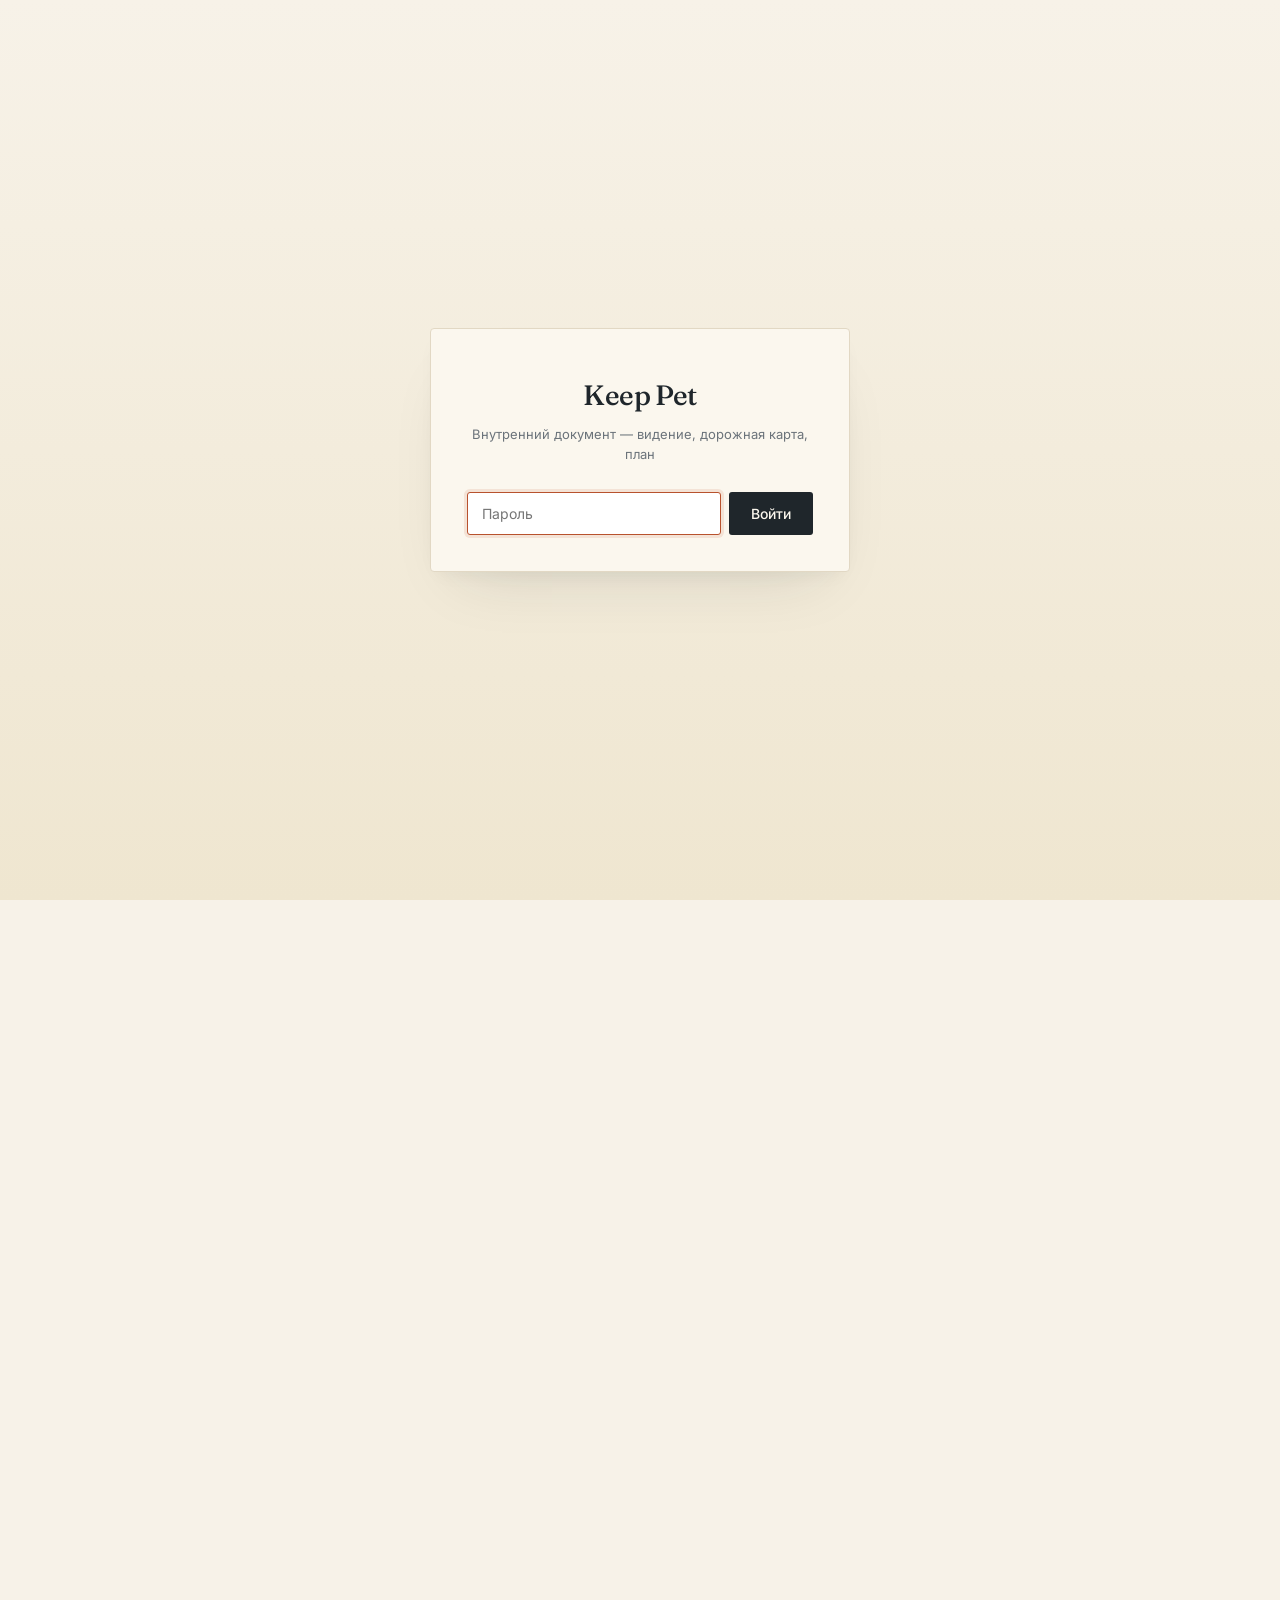
<file: index.html>
<!DOCTYPE html>
<html lang="ru">
<head>
<meta charset="UTF-8">
<meta name="viewport" content="width=device-width, initial-scale=1.0">
<meta name="robots" content="noindex, nofollow">
<meta name="referrer" content="no-referrer">
<title>Keep Pet — Главная · Видение, дорожная карта, план</title>
<link rel="preconnect" href="https://fonts.googleapis.com">
<link rel="preconnect" href="https://fonts.gstatic.com" crossorigin>
<link href="https://fonts.googleapis.com/css2?family=Fraunces:ital,opsz,wght@0,9..144,400;0,9..144,500;0,9..144,600;1,9..144,400&family=IBM+Plex+Mono:ital,wght@0,400;0,500;1,400&family=Inter:wght@300;400;500;600;700&display=swap" rel="stylesheet">
<style>
  :root {
    --bg: #F7F2E8; --bg-elev: #FBF7EE; --bg-card: #F0E9DB;
    --ink: #1F262B; --ink-mid: #3D4650; --ink-dim: #6B737A; --ink-faint: #9AA09F;
    --accent: #B8522D; --accent-deep: #8F3E20; --accent-soft: rgba(184, 82, 45, 0.07);
    --ochre: #C8872D; --ochre-soft: rgba(200, 135, 45, 0.10);
    --line: #E2D8C4; --line-strong: #C9BEA5;
    --success: #6B8E4E; --success-soft: rgba(107, 142, 78, 0.12);
    --warn: #C8872D; --warn-soft: rgba(200, 135, 45, 0.12);
    --serif: "Fraunces", Georgia, serif;
    --sans: "Inter", -apple-system, BlinkMacSystemFont, sans-serif;
    --mono: "IBM Plex Mono", monospace;
  }
  * { box-sizing: border-box; margin: 0; padding: 0; }
  html, body {
    background: var(--bg);
    color: var(--ink);
    font-family: var(--sans);
    font-size: 17px;
    line-height: 1.6;
    -webkit-font-smoothing: antialiased;
    -moz-osx-font-smoothing: grayscale;
  }
  body::before {
    content: "";
    position: fixed; inset: 0; pointer-events: none; z-index: 0;
    background-image: radial-gradient(ellipse at top, rgba(255,255,255,0.5), transparent 60%);
  }
  .wrap { max-width: 980px; margin: 0 auto; padding: 56px 32px 96px; position: relative; z-index: 1; }

  /* Hero */
  .hero { margin-bottom: 56px; padding-bottom: 40px; border-bottom: 1px solid var(--line); }
  .stamp { font-family: var(--mono); font-size: 11px; letter-spacing: 0.14em; text-transform: uppercase; color: var(--ink-faint); margin-bottom: 22px; display: flex; align-items: center; gap: 14px; flex-wrap: wrap; }
  .stamp .dot { width: 4px; height: 4px; background: var(--accent); border-radius: 50%; }
  h1 { font-family: var(--serif); font-weight: 500; font-size: clamp(40px, 6vw, 64px); line-height: 1.05; letter-spacing: -0.025em; margin-bottom: 22px; color: var(--ink); }
  h1 em { font-style: italic; color: var(--accent); font-weight: 400; }
  .lede { font-family: var(--serif); font-size: 23px; line-height: 1.5; color: var(--ink-mid); max-width: 660px; }
  .meta-row { display: flex; gap: 28px; margin-top: 36px; flex-wrap: wrap; font-size: 14px; }
  .meta-row .meta-cell { display: flex; flex-direction: column; gap: 4px; }
  .meta-row .meta-label { font-family: var(--mono); font-size: 10px; letter-spacing: 0.12em; text-transform: uppercase; color: var(--ink-faint); }
  .meta-row .meta-value { color: var(--ink-mid); font-weight: 500; }

  /* Section heads */
  h2 { font-family: var(--serif); font-weight: 500; font-size: 30px; letter-spacing: -0.015em; margin: 64px 0 24px; }
  h2 .num { font-family: var(--mono); font-size: 13px; color: var(--accent); margin-right: 14px; letter-spacing: 0.08em; }

  /* Status grid */
  .status-grid { display: grid; grid-template-columns: repeat(auto-fit, minmax(290px, 1fr)); gap: 18px; }
  .doc-card {
    background: var(--bg-elev);
    border: 1px solid var(--line);
    border-radius: 4px;
    padding: 26px 26px 22px;
    text-decoration: none;
    color: inherit;
    display: flex;
    flex-direction: column;
    gap: 12px;
    transition: border-color .2s, transform .2s, box-shadow .2s;
    position: relative;
  }
  .doc-card:hover {
    border-color: var(--accent);
    transform: translateY(-2px);
    box-shadow: 0 14px 30px -18px rgba(31, 38, 43, 0.18);
  }
  .doc-card-head { display: flex; align-items: baseline; justify-content: space-between; gap: 12px; }
  .doc-card-name { font-family: var(--serif); font-size: 22px; font-weight: 500; letter-spacing: -0.01em; color: var(--ink); }
  .badge { font-family: var(--mono); font-size: 10px; letter-spacing: 0.1em; text-transform: uppercase; padding: 4px 10px; border-radius: 100px; font-weight: 500; }
  .badge-approved { background: var(--success-soft); color: var(--success); }
  .badge-review { background: var(--warn-soft); color: var(--ochre); }
  .badge-draft { background: var(--accent-soft); color: var(--accent); }
  .doc-card-tag { font-family: var(--mono); font-size: 11px; letter-spacing: 0.06em; color: var(--ink-faint); text-transform: uppercase; }
  .doc-card-tagline { font-family: var(--serif); font-size: 16px; line-height: 1.45; color: var(--ink-mid); font-style: italic; flex: 1; }
  .doc-card-foot { display: flex; justify-content: space-between; align-items: center; padding-top: 14px; border-top: 1px solid var(--line); margin-top: 8px; font-family: var(--mono); font-size: 11px; letter-spacing: 0.06em; color: var(--ink-faint); text-transform: uppercase; }
  .doc-card-foot .arrow { font-size: 16px; color: var(--accent); transition: transform .2s; }
  .doc-card:hover .doc-card-foot .arrow { transform: translateX(4px); }

  /* Timeline */
  .timeline { border-left: 2px solid var(--line); padding-left: 28px; margin-top: 24px; }
  .tl-item { padding-bottom: 24px; position: relative; }
  .tl-item::before { content: ""; position: absolute; left: -34px; top: 7px; width: 8px; height: 8px; background: var(--bg); border: 2px solid var(--accent); border-radius: 50%; }
  .tl-item.done::before { background: var(--accent); }
  .tl-date { font-family: var(--mono); font-size: 11px; letter-spacing: 0.08em; text-transform: uppercase; color: var(--ink-faint); margin-bottom: 4px; }
  .tl-title { font-family: var(--serif); font-size: 17px; font-weight: 500; color: var(--ink); margin-bottom: 4px; }
  .tl-body { font-size: 14px; color: var(--ink-mid); line-height: 1.55; }
  .tl-body a { color: var(--accent); text-decoration: none; border-bottom: 1px solid rgba(184, 82, 45, 0.3); }
  .tl-body a:hover { border-bottom-color: var(--accent); }

  /* People grid */
  .people-grid { display: grid; grid-template-columns: repeat(auto-fit, minmax(220px, 1fr)); gap: 14px; }
  .person {
    background: var(--bg-elev);
    border: 1px solid var(--line);
    padding: 18px 22px;
    border-radius: 4px;
  }
  .person-name { font-family: var(--serif); font-size: 18px; font-weight: 500; margin-bottom: 4px; }
  .person-role { font-family: var(--mono); font-size: 11px; letter-spacing: 0.06em; color: var(--accent); text-transform: uppercase; margin-bottom: 8px; }
  .person-note { font-size: 14px; color: var(--ink-mid); line-height: 1.5; }

  /* Notes */
  .note-block {
    background: var(--bg-card);
    border-radius: 4px;
    padding: 22px 26px;
    margin-top: 32px;
    font-size: 14px;
    line-height: 1.6;
    color: var(--ink-mid);
  }
  .note-block strong { color: var(--ink); }
  .note-block code { font-family: var(--mono); font-size: 13px; background: var(--bg-elev); padding: 2px 6px; border-radius: 2px; }

  @media (max-width: 600px) {
    .wrap { padding: 36px 20px 64px; }
    .hero { margin-bottom: 40px; padding-bottom: 28px; }
    h2 { margin: 48px 0 20px; }
    .meta-row { gap: 16px; }
  }
</style>
<link rel="stylesheet" href="assets/site.css">
</head>
<body data-page="index" data-lang="ru">
<script defer src="assets/site.js"></script>

<div class="wrap">

  <header class="hero">
    <div class="stamp">
      <span>Keep Pet</span>
      <span class="dot"></span>
      <span>Внутренний документ</span>
      <span class="dot"></span>
      <span>Для Олега и команды</span>
    </div>
    <h1>SOW зафиксирован — <em>€12k за 6 недель, kickoff по pre-payment</em>.</h1>
    <p class="lede">После звонка 15 мая: бюджет ре-костнут с €19k до €12k ceiling (PWA отложена, runtime через free credits, тяжёлый reuse). Murgav как параллельный TG-бот для России включён. Memory Layer per-pet из Di-Mentor зафиксирован как AC. Коммерческая гибкость открыта к обсуждению.</p>

    <div class="meta-row">
      <div class="meta-cell">
        <span class="meta-label">Последнее обновление</span>
        <span class="meta-value">2026-05-16</span>
      </div>
      <div class="meta-cell">
        <span class="meta-label">Стадия</span>
        <span class="meta-value">SOW signed-off, waiting pre-payment</span>
      </div>
      <div class="meta-cell">
        <span class="meta-label">Бюджет</span>
        <span class="meta-value">€12k ceiling / €10k floor</span>
      </div>
      <div class="meta-cell">
        <span class="meta-label">Контакт</span>
        <span class="meta-value">dima@cone.red</span>
      </div>
    </div>
  </header>

  <h2><span class="num">01</span>Документы</h2>

  <div class="status-grid">

    <a class="doc-card" href="sow.html">
      <div class="doc-card-head">
        <div class="doc-card-name">Statement of Work</div>
        <span class="badge badge-approved">Контракт</span>
      </div>
      <div class="doc-card-tag">v1 · 2026-05-16 · €12k за 6 нед</div>
      <div class="doc-card-tagline">Locked scope · 8 acceptance criteria · 3 транша оплаты привязаны к AC. Включает Murgav (RU вариант) + Memory Layer + коммерческую гибкость (credit + revert).</div>
      <div class="doc-card-foot">
        <span>Скачать как PDF: Cmd+P в браузере</span>
        <span class="arrow">→</span>
      </div>
    </a>

    <a class="doc-card" href="plan.html">
      <div class="doc-card-head">
        <div class="doc-card-name">План разработки</div>
        <span class="badge badge-review">Жду pre-payment</span>
      </div>
      <div class="doc-card-tag">v2 · 2026-05-16 · €12k за 6 нед</div>
      <div class="doc-card-tagline">Ре-кост вниз с €19k (−€7k за счёт PWA-deferred + free credits + harder reuse). Murgav как параллельный TG-бот. 6-недельный плана + 8 AC + риски с митигацией.</div>
      <div class="doc-card-foot">
        <span>Kickoff = day after pre-payment €4k</span>
        <span class="arrow">→</span>
      </div>
    </a>

    <a class="doc-card" href="spec.html">
      <div class="doc-card-head">
        <div class="doc-card-name">MVP Спецификация</div>
        <span class="badge badge-approved">Зафиксировано</span>
      </div>
      <div class="doc-card-tag">v1 · 2026-05-09 · 3 ядерные фичи</div>
      <div class="doc-card-tagline">Паспорт + напоминания о прививках + еженедельный голосовой чек-ин. Telegram Mini App (PWA → Phase-2). Free-first. Router + batch для near-zero variable cost.</div>
      <div class="doc-card-foot">
        <span>Зафиксировано на созвоне 6 мая</span>
        <span class="arrow">→</span>
      </div>
    </a>

    <a class="doc-card" href="vision.html">
      <div class="doc-card-head">
        <div class="doc-card-name">Видение</div>
        <span class="badge badge-approved">v6 actual</span>
      </div>
      <div class="doc-card-tag">v6 deltas · 2026-05-09 · 5 структурных сдвигов</div>
      <div class="doc-card-tagline">Стратегический фрейм. v3-v5 история сохранена; v6 фиксирует пост-6-мая: cap-table, free-first, скоуп, vet-канал, cost-architecture.</div>
      <div class="doc-card-foot">
        <span>Cap-table закрыт 6 мая</span>
        <span class="arrow">→</span>
      </div>
    </a>

  </div>

  <h2><span class="num">02</span>Хронология</h2>

  <div class="timeline">

    <div class="tl-item done">
      <div class="tl-date">14 апреля 2026</div>
      <div class="tl-title">Первый созвон по концепту</div>
      <div class="tl-body">VFA (Voice-First AI) гипотеза; первое позиционирование. <a href="vision.html">См. видение</a>.</div>
    </div>

    <div class="tl-item done">
      <div class="tl-date">18 апреля 2026</div>
      <div class="tl-title">Видение v2 — опубликовано команде</div>
      <div class="tl-body">Первая версия (RU long-read). Опубликована на dvlevin.github.io/keep-pet/. <a href="archive/v2-vision-2026-04-18.html">архив v2</a>.</div>
    </div>

    <div class="tl-item done">
      <div class="tl-date">21 апреля 2026</div>
      <div class="tl-title">Звонок Олег + Юлия — корректировки</div>
      <div class="tl-body">Юля: vet voice-memo и lost-pet poster — core MLP features. Wearable-полоса — gated до v3. Cats-first wedge подтверждён.</div>
    </div>

    <div class="tl-item done">
      <div class="tl-date">29 апреля – 1 мая 2026</div>
      <div class="tl-title">5 research-возвратов интегрированы</div>
      <div class="tl-body">Diaspora (#10) → Германия #1, Israel #2 · pet-population (#11) · insurance referral (#12, Tractive×Napo precedent) · Russia cap-table (#13) · pet-translator legal (#14, Traini-safe envelope).</div>
    </div>

    <div class="tl-item done">
      <div class="tl-date">2 мая 2026</div>
      <div class="tl-title">Видение v3 + bundle для команды</div>
      <div class="tl-body">Conny /redteam + /review — 5 правок интегрированы. Send-bundle: видение v3 PDF, бюджет one-pager v2, team-roadmap, cover-message.</div>
    </div>

    <div class="tl-item done">
      <div class="tl-date">6 мая 2026</div>
      <div class="tl-title">Созвон команды — три ключевых решения</div>
      <div class="tl-body">Cap-table закрыт (10% Cone Red). Монетизация перевёрнута: free-first, монетизация пост-фандинг через B2B-партнёрки. MVP скоуп зафиксирован: 3 фичи (паспорт + прививки + еженедельный чек-ин). Vet-clinic B2B канал убит на основе многолетних попыток Сергея.</div>
    </div>

    <div class="tl-item done">
      <div class="tl-date">9 мая 2026</div>
      <div class="tl-title">Spec + dev plan + vision v6 deltas</div>
      <div class="tl-body">MVP Спецификация v1 + План разработки v1 (€19k ре-кост) + видение v6 (5 структурных сдвигов). Опубликованы здесь.</div>
    </div>

    <div class="tl-item done">
      <div class="tl-date">15 мая 2026</div>
      <div class="tl-title">Созвон 14:00 — финальные дельты до SOW</div>
      <div class="tl-body">Команда + Олег + Юля + Сергей: ре-кост €19k → €12k за счёт PWA-deferred + free credits + harder reuse. Murgav добавлен как параллельный TG-бот для России (~700 пользователей Олега). Memory Layer per-pet зафиксирован как AC #5. Юля: «MVP одинакова, разница только в логотипе». Старт со следующей недели.</div>
    </div>

    <div class="tl-item done">
      <div class="tl-date">16 мая 2026</div>
      <div class="tl-title">SOW v1 + План v2 опубликованы</div>
      <div class="tl-body"><a href="sow.html">SOW v1</a> + <a href="plan.html">План v2</a> с €12k ceiling, 8 AC, 3 транша оплаты привязаны к AC, §8 коммерческой гибкости (credit-mechanism + raise-revert). Команда созванивается втроём без Димы — формулируют вопросы. Если нет вопросов → kickoff Mon 19 мая.</div>
    </div>

    <div class="tl-item">
      <div class="tl-date">после pre-payment €4k</div>
      <div class="tl-title">Pre-payment → kickoff (day +1)</div>
      <div class="tl-body">Триггер kickoff'а — приход pre-payment €4,000 (детали в <a href="plan.html">плане §6.1</a>). Это блокирует инженера и устраняет календарную игру с слипами. Mid-milestone €4k после week 3, final €2-4k после week 6.</div>
    </div>

    <div class="tl-item">
      <div class="tl-date">+6 недель</div>
      <div class="tl-title">Первые пользователи MVP</div>
      <div class="tl-body">6 недель build от kickoff → smoke-test на 10 пользователях → публичный пилот в TG-каналах диаспоры (Keep Pet) + 400-юзерной аудитории Олега (Murgav).</div>
    </div>

  </div>

  <h2><span class="num">03</span>Команда</h2>

  <div class="people-grid">
    <div class="person">
      <div class="person-name">Олег</div>
      <div class="person-role">Основатель · стратегия</div>
      <div class="person-note">Финальное решение по видению и бюджету. Пинги — после 4 мая.</div>
    </div>
    <div class="person">
      <div class="person-name">Юлия</div>
      <div class="person-role">Продукт</div>
      <div class="person-note">Owner cats-wedge. Назвала MVP скоуп на созвоне 6 мая. Owner еженедельного ритма (не daily).</div>
    </div>
    <div class="person">
      <div class="person-name">Сергей</div>
      <div class="person-role">Коммерческий · unit economics</div>
      <div class="person-note">Закрыл vet-clinic канал на операторских данных. Owner unit-economics ревью после первого месяца теста.</div>
    </div>
    <div class="person">
      <div class="person-name">Дима Левин</div>
      <div class="person-role">Cone Red · стратегия + видение</div>
      <div class="person-note">Поддержка по design + research. Контакт: <a href="mailto:dima@cone.red" style="color: var(--accent); text-decoration: none; border-bottom: 1px solid rgba(184, 82, 45, 0.3);">dima@cone.red</a>.</div>
    </div>
  </div>

  <div class="note-block">
    <p style="margin-bottom: 8px;"><strong>Как обновлять.</strong> Каждый документ — отдельный HTML-файл в репо <code>DVLevin/keep-pet</code>. Правка — точечная: меняешь нужный файл, коммит, пуш — GitHub Pages деплоит автоматически за 1–2 минуты.</p>
    <p><strong>Источник правды.</strong> Полные исходники — в <code>CR_sales_apr26/pipeline/concept/keep-pet/</code>. Этот сайт — отрендеренная публичная версия для команды.</p>
  </div>

</div>
</body>
</html>
</file>
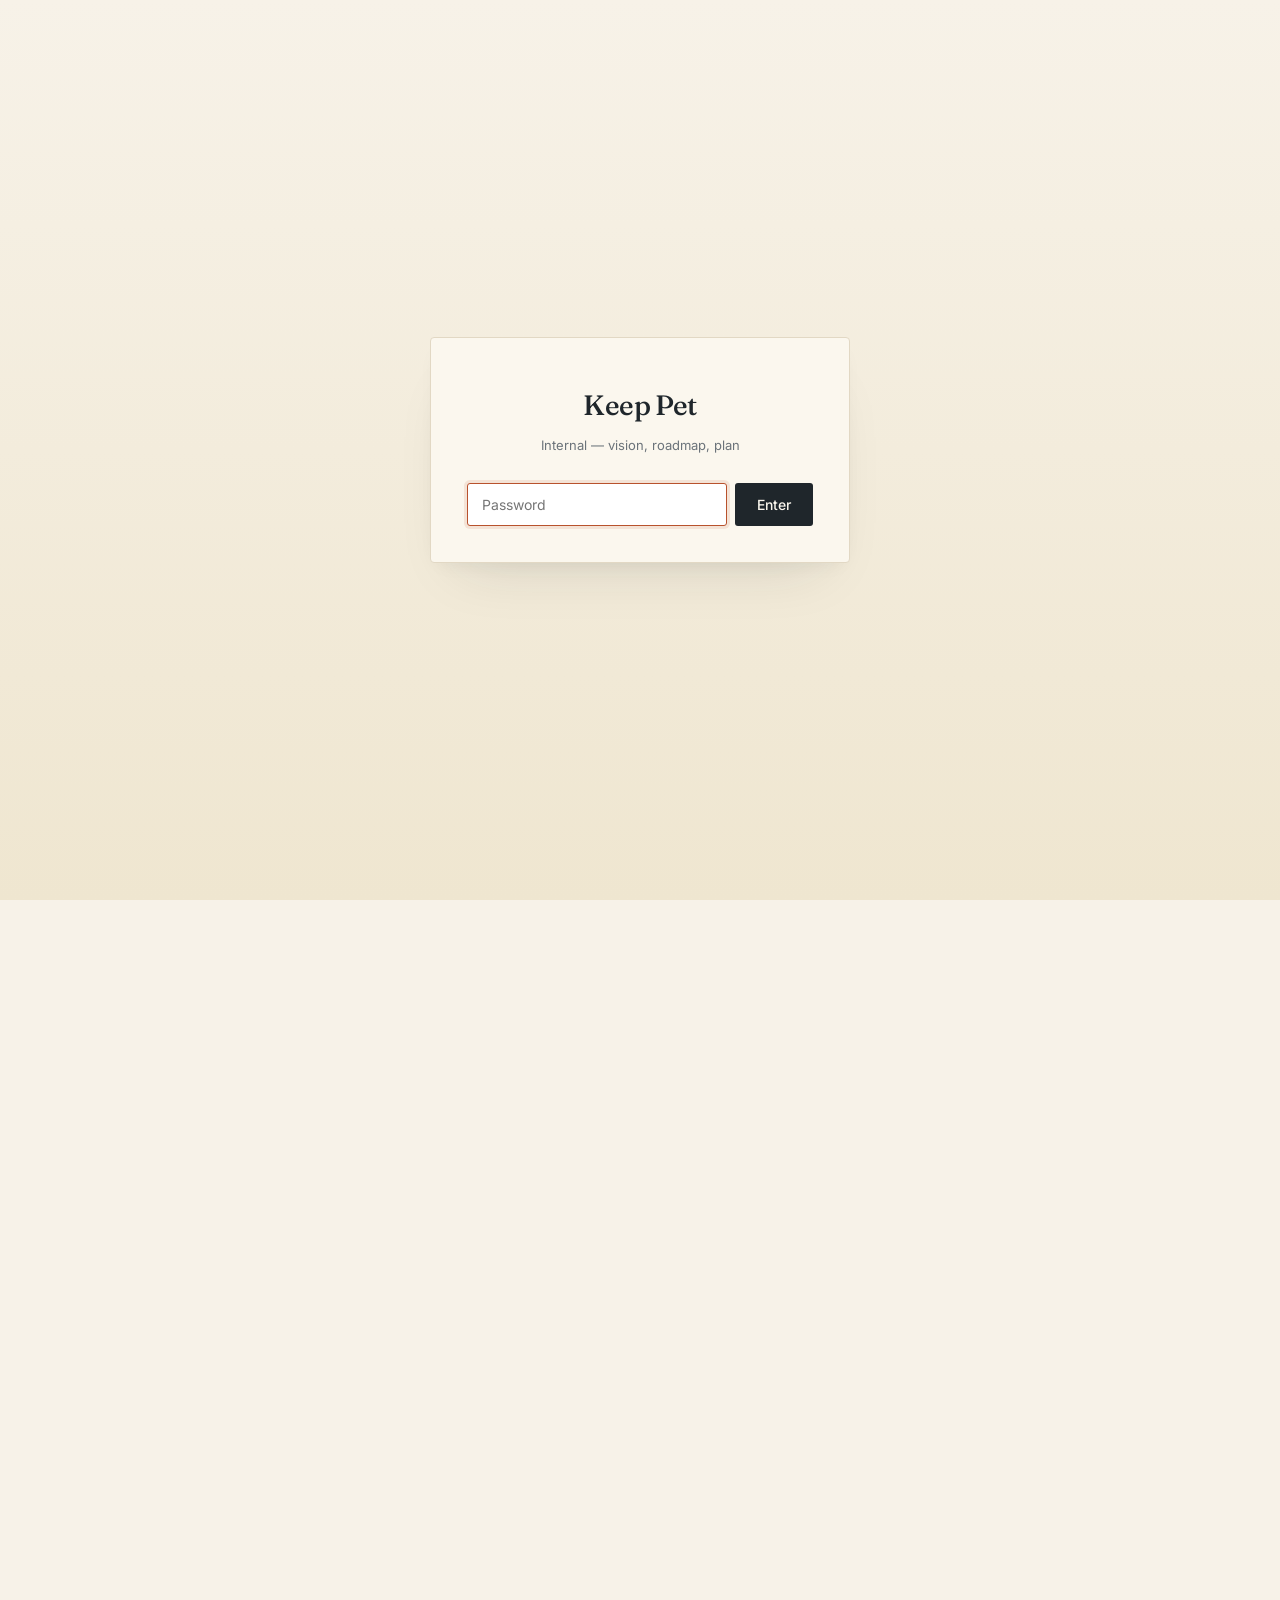
<file: plan-en.html>
<!DOCTYPE html>
<html lang="en">
<head>
<meta charset="UTF-8">
<meta name="viewport" content="width=device-width, initial-scale=1.0">
<meta name="robots" content="noindex, nofollow">
<meta name="referrer" content="no-referrer">
<title>Keep Pet — MVP Budget One-Pager · Iteration 1 · €30k ceiling</title>
<link rel="preconnect" href="https://fonts.googleapis.com">
<link rel="preconnect" href="https://fonts.gstatic.com" crossorigin>
<link href="https://fonts.googleapis.com/css2?family=Fraunces:ital,opsz,wght@0,9..144,300;0,9..144,400;0,9..144,500;0,9..144,600;0,9..144,700;1,9..144,300;1,9..144,400;1,9..144,500&family=IBM+Plex+Mono:ital,wght@0,400;0,500;1,400&family=Inter:wght@300;400;500;600;700&display=swap" rel="stylesheet">
<style>
  :root {
    --bg: #F7F2E8;
    --bg-elev: #FBF7EE;
    --bg-card: #F0E9DB;
    --ink: #1F262B;
    --ink-mid: #3D4650;
    --ink-dim: #6B737A;
    --ink-faint: #9AA09F;
    --accent: #B8522D;
    --accent-deep: #8F3E20;
    --accent-soft: rgba(184, 82, 45, 0.07);
    --ochre: #C8872D;
    --ochre-soft: rgba(200, 135, 45, 0.08);
    --line: #E2D8C4;
    --line-strong: #C9BEA5;
    --success: #6B8E4E;
    --success-soft: rgba(107, 142, 78, 0.1);
    --warn: #B8522D;
    --warn-soft: rgba(184, 82, 45, 0.07);
    --serif: "Fraunces", "Source Serif 4", Georgia, serif;
    --sans: "Inter", -apple-system, BlinkMacSystemFont, "Segoe UI", "Helvetica Neue", sans-serif;
    --mono: "IBM Plex Mono", "SF Mono", "Menlo", monospace;
  }
  * { box-sizing: border-box; margin: 0; padding: 0; }
  html, body {
    background: var(--bg);
    color: var(--ink);
    font-family: var(--sans);
    font-size: 16px;
    line-height: 1.65;
    -webkit-font-smoothing: antialiased;
    -moz-osx-font-smoothing: grayscale;
  }
  body::before {
    content: "";
    position: fixed;
    inset: 0;
    pointer-events: none;
    background-image:
      radial-gradient(circle at 20% 30%, rgba(184, 82, 45, 0.015) 0%, transparent 40%),
      radial-gradient(circle at 80% 70%, rgba(200, 135, 45, 0.015) 0%, transparent 40%);
    z-index: -1;
  }
  a { color: var(--accent); text-decoration: none; border-bottom: 1px solid rgba(184, 82, 45, 0.35); transition: border-color 0.15s ease; }
  a:hover { border-bottom-color: var(--accent); }

  .wrap { max-width: 880px; margin: 0 auto; padding: 56px 32px; }

  /* ── Hero ── */
  header.hero { padding: 80px 0 64px 0; border-bottom: 1px solid var(--line); }
  .hero .eyebrow {
    font-family: var(--mono);
    font-style: italic;
    color: var(--accent);
    font-size: 13px;
    letter-spacing: 0.04em;
    margin-bottom: 24px;
    font-weight: 400;
    display: flex;
    align-items: center;
    gap: 14px;
  }
  .hero .eyebrow::before {
    content: "";
    width: 28px;
    height: 1px;
    background: var(--accent);
  }
  .hero h1 {
    font-family: var(--serif);
    font-size: 60px;
    line-height: 1.05;
    font-weight: 400;
    margin-bottom: 28px;
    letter-spacing: -0.015em;
    color: var(--ink);
    text-wrap: balance;
  }
  .hero h1 em {
    font-style: italic;
    color: var(--accent);
    font-weight: 400;
  }
  .hero .subtitle {
    font-size: 19px;
    color: var(--ink-mid);
    max-width: 680px;
    margin-bottom: 40px;
    line-height: 1.55;
  }
  .hero .meta {
    display: grid;
    grid-template-columns: repeat(4, 1fr);
    gap: 28px;
    padding-top: 32px;
    border-top: 1px solid var(--line);
    font-size: 14px;
  }
  .hero .meta .label {
    font-family: var(--mono);
    font-style: italic;
    color: var(--ink-faint);
    font-size: 11px;
    margin-bottom: 6px;
    letter-spacing: 0.02em;
  }
  .hero .meta .value {
    color: var(--ink);
    font-weight: 500;
  }
  .hero .version-stamp {
    display: inline-flex;
    align-items: center;
    gap: 10px;
    background: var(--accent-soft);
    color: var(--accent-deep);
    padding: 4px 14px;
    border-radius: 2px;
    font-family: var(--mono);
    font-size: 11px;
    letter-spacing: 0.02em;
    margin-bottom: 24px;
    font-weight: 400;
    border-left: 2px solid var(--accent);
  }

  /* ── Sections ── */
  section { padding: 64px 0; border-bottom: 1px solid var(--line); }
  section:last-of-type { border-bottom: none; }

  .section-head { margin-bottom: 32px; }
  .section-num {
    font-family: var(--serif);
    font-style: italic;
    font-size: 15px;
    color: var(--accent);
    font-weight: 400;
    margin-right: 14px;
  }
  .section-label {
    font-family: var(--serif);
    font-size: 13px;
    color: var(--ink-dim);
    letter-spacing: 0.08em;
    text-transform: uppercase;
    font-variant: small-caps;
    font-weight: 500;
  }
  h3 {
    font-family: var(--serif);
    font-size: 36px;
    line-height: 1.15;
    font-weight: 400;
    margin: 12px 0 22px 0;
    letter-spacing: -0.01em;
    color: var(--ink);
    text-wrap: balance;
  }
  h3 em { font-style: italic; color: var(--accent); }
  h4 {
    font-family: var(--serif);
    font-size: 19px;
    font-weight: 500;
    margin-top: 32px;
    margin-bottom: 12px;
    color: var(--ink);
    letter-spacing: -0.005em;
  }
  p { margin-bottom: 20px; color: var(--ink); }
  p.lead {
    font-family: var(--serif);
    font-size: 21px;
    line-height: 1.45;
    color: var(--ink-mid);
    margin-bottom: 28px;
    font-weight: 400;
    max-width: 720px;
  }
  p.lead em { font-style: italic; color: var(--accent); }
  p.dim { color: var(--ink-dim); }
  ul, ol { margin: 0 0 22px 22px; }
  li { margin-bottom: 10px; color: var(--ink); }
  li strong { font-weight: 600; color: var(--ink); }
  strong { font-weight: 600; color: var(--ink); }
  em { font-style: italic; }

  /* ── Pull quote ── */
  .pullquote {
    margin: 40px 0;
    padding: 28px 0 24px 0;
    border-top: 1px solid var(--accent);
    border-bottom: 1px solid var(--accent);
    text-align: left;
  }
  .pullquote-text {
    font-family: var(--serif);
    font-size: 26px;
    line-height: 1.3;
    font-weight: 400;
    color: var(--ink);
    font-style: italic;
    letter-spacing: -0.005em;
    margin-bottom: 16px;
    text-wrap: balance;
  }
  .pullquote-cite {
    font-family: var(--serif);
    font-size: 12px;
    color: var(--accent);
    font-variant: small-caps;
    letter-spacing: 0.1em;
    font-weight: 500;
    text-transform: uppercase;
  }

  /* ── In/Out scope grid ── */
  .scope-grid {
    display: grid;
    grid-template-columns: 1fr 1fr;
    gap: 32px;
    margin: 32px 0;
  }
  @media (max-width: 760px) { .scope-grid { grid-template-columns: 1fr; } }
  .scope-col {
    border-top: 2px solid var(--ink-faint);
    padding-top: 18px;
  }
  .scope-col.in { border-top-color: var(--success); }
  .scope-col.out { border-top-color: var(--ink-faint); }
  .scope-col h5 {
    font-family: var(--serif);
    font-size: 14px;
    font-weight: 600;
    letter-spacing: 0.08em;
    text-transform: uppercase;
    font-variant: small-caps;
    margin-bottom: 16px;
    color: var(--ink-dim);
  }
  .scope-col.in h5 { color: var(--success); }
  .scope-col ul { margin-left: 0; list-style: none; }
  .scope-col li {
    padding: 10px 0;
    border-bottom: 1px solid var(--line);
    font-size: 15px;
    line-height: 1.5;
    color: var(--ink);
    display: flex;
    gap: 10px;
    align-items: flex-start;
  }
  .scope-col li:last-child { border-bottom: none; }
  .scope-col li::before {
    flex-shrink: 0;
    width: 14px;
    text-align: center;
    font-family: var(--mono);
    font-size: 13px;
    line-height: 1.5;
  }
  .scope-col.in li::before { content: "✓"; color: var(--success); font-weight: 600; }
  .scope-col.out li::before { content: "—"; color: var(--ink-faint); }
  .scope-col li .feature-source {
    display: block;
    font-family: var(--mono);
    font-style: italic;
    font-size: 11px;
    color: var(--ink-faint);
    margin-top: 2px;
    letter-spacing: 0.02em;
  }

  /* ── Tables ── */
  table { width: 100%; border-collapse: collapse; margin: 28px 0; font-size: 15px; }
  th, td { padding: 14px 14px 14px 0; text-align: left; border-bottom: 1px solid var(--line); vertical-align: top; }
  th {
    font-family: var(--serif);
    color: var(--ink-dim);
    font-weight: 500;
    font-size: 11px;
    letter-spacing: 0.08em;
    text-transform: uppercase;
    font-variant: small-caps;
    border-bottom: 1px solid var(--ink-faint);
  }
  td { color: var(--ink); }
  td.dim { color: var(--ink-mid); font-size: 14px; }
  td.num { font-family: var(--mono); font-variant-numeric: tabular-nums; }
  td.num strong { font-family: var(--mono); }
  tr.total td {
    font-weight: 600;
    border-bottom: none;
    border-top: 2px solid var(--ink);
    padding-top: 16px;
  }
  tr.total td.num { color: var(--accent); }

  /* ── Reuse leverage grid ── */
  .reuse-grid {
    display: grid;
    grid-template-columns: 2fr 3fr 1.4fr;
    gap: 0;
    margin: 28px 0;
  }
  @media (max-width: 760px) { .reuse-grid { grid-template-columns: 1fr; } }
  .reuse-row {
    display: contents;
  }
  .reuse-row > div {
    padding: 16px 18px 16px 0;
    border-bottom: 1px solid var(--line);
    font-size: 15px;
    line-height: 1.5;
  }
  .reuse-row.head > div {
    font-family: var(--serif);
    color: var(--ink-dim);
    font-weight: 500;
    font-size: 11px;
    letter-spacing: 0.08em;
    text-transform: uppercase;
    font-variant: small-caps;
    border-bottom: 1px solid var(--ink-faint);
    padding-bottom: 12px;
  }
  .reuse-row .cmp {
    font-family: var(--serif);
    font-weight: 500;
    font-size: 16px;
    color: var(--ink);
  }
  .reuse-row .src {
    color: var(--ink-mid);
    font-size: 14px;
  }
  .reuse-row .save {
    font-family: var(--mono);
    color: var(--success);
    font-weight: 500;
    font-size: 14px;
    text-align: right;
  }

  /* ── Pills ── */
  .pill {
    display: inline-block;
    font-family: var(--serif);
    font-size: 11px;
    padding: 2px 9px;
    border-radius: 2px;
    letter-spacing: 0.06em;
    text-transform: uppercase;
    font-variant: small-caps;
    font-weight: 600;
    border: 1px solid transparent;
  }
  .pill-go { color: var(--success); border-color: rgba(107, 142, 78, 0.4); background: var(--success-soft); }
  .pill-watch { color: var(--ochre); border-color: rgba(200, 135, 45, 0.4); background: var(--ochre-soft); }
  .pill-warn { color: var(--accent); border-color: rgba(184, 82, 45, 0.4); background: var(--accent-soft); }

  /* ── Risk rows ── */
  .risk-row {
    display: grid;
    grid-template-columns: 3fr 1fr 1fr 3fr;
    gap: 20px;
    padding: 18px 0;
    border-bottom: 1px solid var(--line);
    align-items: start;
    font-size: 14px;
  }
  .risk-row:first-of-type { border-top: 1px solid var(--ink-faint); }
  .risk-row .risk-name {
    font-family: var(--serif);
    font-weight: 500;
    color: var(--ink);
    font-size: 15px;
    line-height: 1.45;
  }
  .risk-row .risk-prob, .risk-row .risk-impact {
    font-family: var(--mono);
    font-size: 12px;
    color: var(--ink-dim);
    text-transform: uppercase;
    letter-spacing: 0.04em;
  }
  .risk-row .risk-mit {
    color: var(--ink-mid);
    line-height: 1.5;
    font-size: 14px;
  }
  .risk-row.head {
    font-family: var(--serif);
    color: var(--ink-dim);
    font-weight: 500;
    font-size: 11px;
    letter-spacing: 0.08em;
    text-transform: uppercase;
    font-variant: small-caps;
    border-bottom: 1px solid var(--ink-faint);
    border-top: none;
    padding-bottom: 10px;
  }
  @media (max-width: 760px) {
    .risk-row { grid-template-columns: 1fr; gap: 8px; }
    .risk-row.head { display: none; }
    .risk-row .risk-name::before { content: ""; }
    .risk-row .risk-prob::before { content: "Prob: "; color: var(--ink-faint); }
    .risk-row .risk-impact::before { content: "Impact: "; color: var(--ink-faint); }
  }

  /* ── Decision card ── */
  .decision-list {
    margin: 28px 0;
  }
  .decision-list ol {
    list-style: none;
    margin-left: 0;
    counter-reset: decision;
  }
  .decision-list li {
    counter-increment: decision;
    padding: 18px 0 18px 56px;
    border-bottom: 1px solid var(--line);
    position: relative;
    font-size: 16px;
    line-height: 1.55;
  }
  .decision-list li:last-child { border-bottom: none; }
  .decision-list li::before {
    content: counter(decision);
    position: absolute;
    left: 0;
    top: 18px;
    font-family: var(--serif);
    font-size: 32px;
    font-weight: 300;
    color: var(--accent);
    line-height: 1;
    font-style: italic;
  }
  .decision-list li strong { display: block; margin-bottom: 4px; font-family: var(--serif); font-size: 17px; font-weight: 500; }

  /* ── GTM track grid ── */
  .gtm-track {
    border-top: 1px solid var(--line);
    padding: 18px 0;
    display: grid;
    grid-template-columns: 1.5fr 2.5fr 1.4fr 1fr;
    gap: 18px;
    font-size: 14px;
    align-items: start;
  }
  .gtm-track:last-of-type { border-bottom: 1px solid var(--line); }
  .gtm-track.head {
    font-family: var(--serif);
    color: var(--ink-dim);
    font-weight: 500;
    font-size: 11px;
    letter-spacing: 0.08em;
    text-transform: uppercase;
    font-variant: small-caps;
    border-bottom: 1px solid var(--ink-faint);
    border-top: none;
    padding-bottom: 10px;
  }
  .gtm-track .channel {
    font-family: var(--serif);
    font-weight: 500;
    color: var(--ink);
    font-size: 15px;
  }
  .gtm-track .channel .rail {
    display: block;
    font-family: var(--mono);
    font-style: italic;
    font-size: 10px;
    letter-spacing: 0.04em;
    text-transform: uppercase;
    margin-bottom: 4px;
    font-weight: 400;
  }
  .gtm-track .channel .rail.a { color: var(--accent); }
  .gtm-track .channel .rail.b { color: var(--ochre); }
  .gtm-track .desc { color: var(--ink-mid); line-height: 1.5; }
  .gtm-track .cost { font-family: var(--mono); color: var(--ink); font-size: 13px; }
  .gtm-track .own { color: var(--ink-dim); font-size: 13px; font-style: italic; font-family: var(--serif); }
  @media (max-width: 760px) {
    .gtm-track { grid-template-columns: 1fr; gap: 6px; }
    .gtm-track.head { display: none; }
    .gtm-track .cost::before { content: "Cost: "; color: var(--ink-faint); }
    .gtm-track .own::before { content: "Owner: "; color: var(--ink-faint); font-style: normal; }
  }

  /* ── Editorial notes ── */
  .note {
    margin: 28px 0;
    padding: 4px 0 4px 22px;
    border-left: 2px solid var(--accent);
  }
  .note-label {
    font-family: var(--serif);
    font-style: italic;
    font-size: 12px;
    color: var(--accent);
    font-variant: small-caps;
    letter-spacing: 0.1em;
    text-transform: uppercase;
    display: block;
    margin-bottom: 8px;
    font-weight: 500;
  }
  .note-body {
    font-family: var(--serif);
    font-size: 15px;
    color: var(--ink-mid);
    line-height: 1.65;
    font-style: italic;
  }
  .note-body strong { font-style: normal; color: var(--ink); font-weight: 600; }

  /* ── Phased capital diagram ── */
  .phases {
    display: grid;
    grid-template-columns: repeat(4, 1fr);
    gap: 0;
    margin: 36px 0 28px 0;
    border-top: 1px solid var(--line);
    border-bottom: 1px solid var(--line);
  }
  @media (max-width: 760px) { .phases { grid-template-columns: 1fr; border-top: none; border-bottom: none; } }
  .phase {
    padding: 22px 18px;
    border-right: 1px solid var(--line);
    position: relative;
  }
  @media (max-width: 760px) {
    .phase { border-right: none; border-bottom: 1px solid var(--line); }
    .phase:last-child { border-bottom: none; }
  }
  .phase:last-child { border-right: none; }
  .phase .phase-num {
    font-family: var(--serif);
    font-style: italic;
    font-size: 11px;
    color: var(--accent);
    letter-spacing: 0.08em;
    text-transform: uppercase;
    font-variant: small-caps;
    margin-bottom: 10px;
    font-weight: 600;
  }
  .phase .phase-title {
    font-family: var(--serif);
    font-size: 17px;
    font-weight: 500;
    color: var(--ink);
    margin-bottom: 8px;
    line-height: 1.3;
  }
  .phase .phase-amt {
    font-family: var(--mono);
    font-size: 13px;
    color: var(--accent);
    margin-bottom: 8px;
    font-weight: 500;
  }
  .phase .phase-text {
    font-family: var(--serif);
    font-style: italic;
    font-size: 13px;
    color: var(--ink-mid);
    line-height: 1.5;
  }

  /* ── Footer ── */
  footer {
    padding: 48px 0 64px 0;
    color: var(--ink-faint);
    font-size: 13px;
    text-align: center;
    font-family: var(--serif);
    font-style: italic;
  }
  footer .logo {
    font-family: var(--serif);
    font-weight: 500;
    color: var(--accent);
    letter-spacing: 0.1em;
    font-variant: small-caps;
    text-transform: uppercase;
    font-style: normal;
    margin-bottom: 12px;
    font-size: 14px;
  }
  footer code { font-family: var(--mono); font-style: normal; font-size: 12px; }

  hr { border: none; border-top: 1px solid var(--line); margin: 40px 0; }

  /* ── Print ── */
  @media print {
    @page { size: A4; margin: 18mm 16mm; }
    html, body {
      background: #FFFFFF;
      font-size: 11pt;
      line-height: 1.55;
    }
    body::before { display: none; }
    .wrap { padding: 0; max-width: 100%; }
    header.hero { padding: 0 0 28px 0; page-break-after: avoid; }
    .hero h1 { font-size: 38pt; line-height: 1.05; margin-bottom: 18px; }
    .hero .subtitle { font-size: 13pt; margin-bottom: 24px; }
    .hero .meta { padding-top: 18px; gap: 18px; }
    section { padding: 28px 0; page-break-inside: auto; }
    section.section-budget, section.section-decisions { page-break-before: auto; }
    h3 { font-size: 22pt; margin: 6px 0 14px 0; page-break-after: avoid; }
    h4 { font-size: 13pt; margin-top: 18px; page-break-after: avoid; }
    p, li { font-size: 11pt; }
    p.lead { font-size: 13pt; margin-bottom: 18px; }
    .pullquote { margin: 28px 0; padding: 20px 0 16px 0; page-break-inside: avoid; }
    .pullquote-text { font-size: 17pt; }
    table, .reuse-grid, .scope-grid, .phases, .gtm-track, .risk-row, .decision-list { page-break-inside: avoid; }
    .scope-grid { gap: 24px; }
    .phases { grid-template-columns: repeat(4, 1fr); gap: 0; }
    a { color: var(--accent); border-bottom: none; }
    footer { padding: 24px 0; page-break-before: avoid; }
    .no-print { display: none !important; }
  }
</style>
<link rel="stylesheet" href="assets/site.css">
</head>
<body data-page="plan" data-lang="en">
<script defer src="assets/site.js"></script>
<div class="wrap">

<header class="hero">
  <div class="version-stamp">Iteration 1 · Budget-only · v4 vision attached separately</div>
  <div class="eyebrow">Keep Pet · MVP build envelope · for Oleg, Yulia, Sergey</div>
  <h1>Thirty thousand euros, <em>honestly graded</em>.</h1>
  <p class="subtitle">An MVP across two surfaces — Telegram Mini App + PWA — shipping the full Apr-21 product spine, built on Cone Red asset reuse rather than greenfield. The ceiling is firm; the mechanism that makes it firm is named, with the risks of it slipping named alongside.</p>
  <div class="meta">
    <div><div class="label">Anchor</div><div class="value">≤ €30,000</div></div>
    <div><div class="label">Calendar</div><div class="value">10–12 weeks</div></div>
    <div><div class="label">Phase-1 gate</div><div class="value">100 × $3 / mo</div></div>
    <div><div class="label">Date</div><div class="value">2026-04-30</div></div>
  </div>
</header>

<section>
  <div class="section-head">
    <span class="section-num">§ 1</span><span class="section-label">The Promise</span>
    <h3>What thirty thousand euros <em>actually buys</em>.</h3>
  </div>
  <p class="lead">A working MVP across two surfaces — Telegram Mini App + PWA — shipping the full Apr-21-locked product spine. Software-only. Two rails. Same brain, two doors.</p>

  <div class="scope-grid">
    <div class="scope-col in">
      <h5>In scope — v1, software-only</h5>
      <ul>
        <li>Brain + Passport — onboarding via OCR + MCQ + voice in 10–15 minutes; persistent per-pet knowledge graph; daily proactive check-ins<span class="feature-source"></span></li>
        <li>Voice-first interaction — sub-second response, conversational not transactional</li>
        <li>Vet voice-memo capture<span class="feature-source">— Yulia, Apr 21 — record vet → translate → routine extraction → memory ingestion</span></li>
        <li>QR-shareable read-only passport view — one tap, any vet, any language</li>
        <li>Lost-pet poster generator<span class="feature-source">— Yulia, Apr 21 — auto-flyer for Telegram / WhatsApp / Instagram</span></li>
        <li>Subscription gate at $3 / mo, framed as "infrastructure support / early adopter"</li>
        <li>Phase-1 success instrumentation — retention, LTV, inference-cost telemetry from day one</li>
      </ul>
    </div>
    <div class="scope-col out">
      <h5>Out of v1 — deliberate, per Apr 21 lock</h5>
      <ul>
        <li>Wearable hardware ingestion<span class="feature-source">— Yulia blocked v1; v3 lane, contingent</span></li>
        <li>Native iOS / Android app<span class="feature-source">— PWA covers until limits bite</span></li>
        <li>Smart-speaker integration<span class="feature-source">— v3 lane, gated on engagement metrics</span></li>
        <li>Pet emotion estimation feature<span class="feature-source">— v3 lane; depends on wearable lane reopening + safe-claim envelope (RR #14)</span></li>
        <li>Russia-territory entity / brand<span class="feature-source">— separate workstream, separate cap-table firewall</span></li>
      </ul>
    </div>
  </div>
</section>

<section>
  <div class="section-head">
    <span class="section-num">§ 2</span><span class="section-label">Why €30k is honest at this scope</span>
    <h3>The <em>reuse mechanism</em> — what makes the ceiling hold.</h3>
  </div>
  <p>A €30k greenfield build of this spec would not be honest. The ceiling holds <strong>only because we lift load-bearing components from existing Cone Red production assets</strong>. Reuse leverage in numbers, not adjectives:</p>

  <div class="reuse-grid">
    <div class="reuse-row head">
      <div>Component</div>
      <div>What we reuse</div>
      <div>Saved vs. greenfield</div>
    </div>
    <div class="reuse-row">
      <div class="cmp">Audio pipeline + transcription</div>
      <div class="src">Conversa — in-house transcript-analyst, production-grade</div>
      <div class="save">~3 weeks</div>
    </div>
    <div class="reuse-row">
      <div class="cmp">Multi-agent orchestration</div>
      <div class="src">A-genie pattern + EA-Agent scaffolding</div>
      <div class="save">~2 weeks</div>
    </div>
    <div class="reuse-row">
      <div class="cmp">Per-pet knowledge graph</div>
      <div class="src">KG patterns from Tampere + Casino + Granat</div>
      <div class="save">~2 weeks</div>
    </div>
    <div class="reuse-row">
      <div class="cmp">Onboarding multi-agent verification</div>
      <div class="src">Pattern from Conny <span style="font-family:var(--mono);font-style:italic;">/discover</span> + EA-Agent intake</div>
      <div class="save">~1.5 weeks</div>
    </div>
    <div class="reuse-row">
      <div class="cmp">Streaming voice TTS / ASR layer</div>
      <div class="src">Open-source stack pre-validated in 2 prior projects</div>
      <div class="save">~1 week</div>
    </div>
    <div class="reuse-row">
      <div class="cmp">OCR + document parsing</div>
      <div class="src">Vendor-evaluated in Brief #09; integration pattern reusable</div>
      <div class="save">~1 week</div>
    </div>
  </div>

  <div class="note">
    <span class="note-label">The asymmetric honesty</span>
    <div class="note-body"><strong>Total reuse leverage: ~10.5 engineer-weeks.</strong> That is what makes the €30k ceiling credible at this scope. If the reuse fragments do not transfer cleanly, the ceiling breaks. <strong>This risk is named in §6, not buried.</strong> Trust is built by saying so before it costs us.</div>
  </div>
</section>

<section class="section-budget">
  <div class="section-head">
    <span class="section-num">§ 3</span><span class="section-label">Cost decomposition</span>
    <h3>Where every euro <em>goes</em>.</h3>
  </div>

  <table>
    <thead>
      <tr><th>Line item</th><th>Effort</th><th style="text-align:right">Cost</th></tr>
    </thead>
    <tbody>
      <tr><td>Backend glue — auth, user model, passport persistence, voice-pipeline integration, multi-agent verification</td><td class="dim">3 senior weeks</td><td class="num" style="text-align:right">€7,500</td></tr>
      <tr><td>Onboarding flow — OCR ingestion → MCQ rounds → first-insight delivery in 10–15 min</td><td class="dim">2 senior weeks</td><td class="num" style="text-align:right">€5,000</td></tr>
      <tr><td>Telegram Mini App + AI bot</td><td class="dim">1.5 weeks</td><td class="num" style="text-align:right">€3,750</td></tr>
      <tr><td>PWA — mirrors TG logic, browser-first</td><td class="dim">1.5 weeks</td><td class="num" style="text-align:right">€3,750</td></tr>
      <tr><td>Vet voice-memo + lost-pet poster <span class="pill pill-watch">NEW Apr 21</span></td><td class="dim">1 week</td><td class="num" style="text-align:right">€2,500</td></tr>
      <tr><td>QR-shareable read-only passport view</td><td class="dim">0.5 weeks</td><td class="num" style="text-align:right">€1,250</td></tr>
      <tr><td>Infra setup, deployment, monitoring, telemetry</td><td class="dim">0.5 weeks</td><td class="num" style="text-align:right">€1,250</td></tr>
      <tr><td>API + hosting + transcription / OCR vendor cost — 3 months</td><td class="dim">—</td><td class="num" style="text-align:right">€3,000</td></tr>
      <tr><td>Buffer — testing, polish, contingency</td><td class="dim">—</td><td class="num" style="text-align:right">€2,000</td></tr>
      <tr class="total"><td>TOTAL</td><td class="dim">~10–12 calendar weeks</td><td class="num" style="text-align:right"><strong>€30,000</strong></td></tr>
    </tbody>
  </table>

  <p><strong>Engineer profile:</strong> 1 senior + 0.5 junior, or 1 senior solo running hot. Both are tested team configurations at Cone Red. <strong>Calendar:</strong> 10–12 weeks elapsed from kickoff. Voice-memo + lost-pet poster are last-mile additions; cuttable to v1.1 if scope or cost stress emerges.</p>
</section>

<section>
  <div class="section-head">
    <span class="section-num">§ 4</span><span class="section-label">Go-to-market</span>
    <h3>The €30k buys <em>build only</em>. GTM layers on top.</h3>
  </div>
  <p>Per Oleg's Apr 21 ask, GTM runs as <strong>two parallel rails</strong> — diaspora-bootstrap and US/EU general — with explicit budget split. The split calibrates after Brief #10 (diaspora sizing + pet-ownership estimation) returns. Until then: low-scenario start, organic-heavy.</p>

  <div class="gtm-track head">
    <div>Channel</div><div>Mechanic</div><div>Cost shape</div><div>Owner</div>
  </div>
  <div class="gtm-track">
    <div class="channel"><span class="rail a">Rail A · Diaspora</span>Telegram community walking</div>
    <div class="desc">Manual outreach to diaspora chats in pilot countries (Serbia / Armenia / Georgia + TBD)</div>
    <div class="cost">Free + 5–10 h/week first 8 weeks</div>
    <div class="own">Yulia + Dima</div>
  </div>
  <div class="gtm-track">
    <div class="channel"><span class="rail a">Rail A · Diaspora</span>Paid Telegram channel posts</div>
    <div class="desc">Sponsored placements in target diaspora-IT / pet / relocation chats</div>
    <div class="cost">TBD — Yulia researching pricing per geo</div>
    <div class="own">Yulia</div>
  </div>
  <div class="gtm-track">
    <div class="channel"><span class="rail a">Rail A · Diaspora</span>Russian content-studio storytelling</div>
    <div class="desc">Influencer-style Reels / Threads / TikTok shorts — narrative not advertorial</div>
    <div class="cost">TBD — Yulia outreach for price + scope</div>
    <div class="own">Yulia</div>
  </div>
  <div class="gtm-track">
    <div class="channel"><span class="rail b">Rail B · US/EU</span>Subscription-led paid acquisition</div>
    <div class="desc">Meta + Google + TikTok at controlled CAC, capped to gate Phase-1 burn</div>
    <div class="cost">€1–3k / mo to start, calibrated post-Brief #10</div>
    <div class="own">Sergey + Yulia</div>
  </div>
  <div class="gtm-track">
    <div class="channel"><span class="rail b">Phase-2 trigger</span>Pet-insurance referral revenue-share</div>
    <div class="desc">Signed at 200-user threshold in pilot country; revenue-share, not upfront</div>
    <div class="cost">No upfront — revenue-share model</div>
    <div class="own">Sergey</div>
  </div>

  <h4>Indicative GTM budget — first 3 months post-launch</h4>
  <table>
    <tbody>
      <tr><td>Low scenario — diaspora-only, organic-heavy</td><td class="num" style="text-align:right">€3–5k</td></tr>
      <tr><td>Mid scenario — diaspora + minimal US-paid track</td><td class="num" style="text-align:right">€8–12k</td></tr>
      <tr><td>High scenario — full parallel rails</td><td class="num" style="text-align:right">€20k+</td></tr>
    </tbody>
  </table>
  <div class="note">
    <span class="note-label">Recommendation</span>
    <div class="note-body">Start at the <strong>low scenario</strong>. Calibrate up only after diaspora-bootstrap shows traction and Brief #10 confirms TAM math. The high scenario is only justified <strong>after</strong> Phase-1 proof — not before.</div>
  </div>
</section>

<section>
  <div class="section-head">
    <span class="section-num">§ 5</span><span class="section-label">Phase-1 success gate</span>
    <h3>The <em>proof point</em> that unlocks the institutional raise.</h3>
  </div>
  <div class="pullquote">
    <div class="pullquote-text">100 paying users at $3 / month within 60 days of public launch.</div>
    <div class="pullquote-cite">The gate, locked Apr 21</div>
  </div>

  <div class="phases">
    <div class="phase">
      <div class="phase-num">Phase 0 — Build</div>
      <div class="phase-title">€30k MVP build</div>
      <div class="phase-amt">≤ €30,000</div>
      <div class="phase-text">Cone Red builds. Software-only, two surfaces, 10–12 weeks. Equity-for-work or soft-capital.</div>
    </div>
    <div class="phase">
      <div class="phase-num">Phase 1 — Proof</div>
      <div class="phase-title">100 × $3 / mo within 60 days</div>
      <div class="phase-amt">$3,600 / mo MRR</div>
      <div class="phase-text">Real retention, real LTV, real inference-cost. Numbers, not pitches.</div>
    </div>
    <div class="phase">
      <div class="phase-num">Phase 2 — Raise</div>
      <div class="phase-title">Institutional round</div>
      <div class="phase-amt">~$300,000 target</div>
      <div class="phase-text">Sized against Phase-1 metrics. Funds full v1 — native trigger, multi-country expansion, dedicated marketing, +1 ops headcount.</div>
    </div>
    <div class="phase">
      <div class="phase-num">Phase 3 — Wedge</div>
      <div class="phase-title">B2B partnership signed</div>
      <div class="phase-amt">Revenue-share</div>
      <div class="phase-text">Pet-insurance referral signed in pilot country. Wearable lane reopens. Emotion-estimation v3 lane ships.</div>
    </div>
  </div>

  <h4>What the 100×$3 milestone gives us</h4>
  <ul>
    <li>Real <strong>retention</strong> curve (D7, D30) — not estimated</li>
    <li>Real <strong>LTV vs CAC</strong> ratio per acquisition channel</li>
    <li>Real <strong>inference cost per user</strong> at actual user behavior, not synthetic</li>
    <li>A <strong>signed pet-insurance referral partnership</strong> in pilot country (Sergey's workstream once user count clears 200)</li>
    <li>A <strong>defensible budget ask</strong> for the institutional raise — based on real numbers</li>
  </ul>

  <h4>What it does NOT prove</h4>
  <ul>
    <li>US/EU general-market viability — that's Phase-2, parallel paid track</li>
    <li>Wearable / emotion-estimation lane viability — that's v3</li>
    <li>Data-licensing TAM — that's Phase-3</li>
  </ul>
</section>

<section>
  <div class="section-head">
    <span class="section-num">§ 6</span><span class="section-label">Risks against the ceiling</span>
    <h3>Seven risks, <em>named honestly</em>.</h3>
  </div>

  <div class="risk-row head">
    <div>Risk</div><div>Likelihood</div><div>Impact</div><div>Mitigation</div>
  </div>
  <div class="risk-row">
    <div class="risk-name">Reuse fragments don't transfer cleanly — Conversa, A-genie, KG patterns require more glue than estimated</div>
    <div class="risk-prob"><span class="pill pill-watch">Medium</span></div>
    <div class="risk-impact"><span class="pill pill-warn">High</span></div>
    <div class="risk-mit">Pre-flight inventory of reuse fragments before kickoff. Abort feature scope (vet voice-memo + lost-pet poster cut to v1.1) if a fragment doesn't lift. Could push build to €40–€45k if uncaught — this is the load-bearing ceiling risk.</div>
  </div>
  <div class="risk-row">
    <div class="risk-name">OCR accuracy below demo threshold on real-world vet paperwork</div>
    <div class="risk-prob"><span class="pill pill-watch">Medium</span></div>
    <div class="risk-impact"><span class="pill pill-watch">Medium</span></div>
    <div class="risk-mit">Brief #09 vendor-benchmark. Pre-curate 3 sample pets with OCR-friendly paperwork for demo. Ship MCQ gap-fill robust enough to absorb OCR misses gracefully.</div>
  </div>
  <div class="risk-row">
    <div class="risk-name">iOS Safari PWA voice / push reliability in real user devices</div>
    <div class="risk-prob"><span class="pill pill-watch">Medium</span></div>
    <div class="risk-impact"><span class="pill pill-watch">Medium</span></div>
    <div class="risk-mit">Dual-channel demo (Android PWA + TG Mini App on iOS). Fall back to text-input for voice if PWA fails. Force native-app trigger earlier if widespread.</div>
  </div>
  <div class="risk-row">
    <div class="risk-name">Yulia's TG-channel ad-pricing returns too high to support diaspora-bootstrap economics</div>
    <div class="risk-prob"><span class="pill pill-go">Low–Med</span></div>
    <div class="risk-impact"><span class="pill pill-watch">Medium</span></div>
    <div class="risk-mit">Brief #10 → Yulia's pricing research → decide before committing GTM track. Community-walking still works as fallback regardless of paid pricing.</div>
  </div>
  <div class="risk-row">
    <div class="risk-name">Telegram platform-policy shift restricts AI-content in mini apps</div>
    <div class="risk-prob"><span class="pill pill-go">Low–Med</span></div>
    <div class="risk-impact"><span class="pill pill-watch">Medium</span></div>
    <div class="risk-mit">Architectural symmetry between TG + PWA — backends share ≥90% — means PWA absorbs the load if TG rail degrades.</div>
  </div>
  <div class="risk-row">
    <div class="risk-name">Cone Red bandwidth conflict during build — current parallel projects: Tampere · Casino · Granat · Memory Layer</div>
    <div class="risk-prob"><span class="pill pill-watch">Medium</span></div>
    <div class="risk-impact"><span class="pill pill-watch">Medium</span></div>
    <div class="risk-mit">Lock 1 senior dedicated for the 10-week window before kickoff. Schedule slips, not cost — but trust slips with schedule.</div>
  </div>
  <div class="risk-row">
    <div class="risk-name">€30k ceiling commitment leaks before Iteration 2 ships — currently verbal Dima → Oleg only</div>
    <div class="risk-prob"><span class="pill pill-watch">Medium</span></div>
    <div class="risk-impact"><span class="pill pill-go">Low</span></div>
    <div class="risk-mit">This document makes the ceiling visible to all four founders. Trust hygiene only — no operational impact.</div>
  </div>
</section>

<section class="section-decisions">
  <div class="section-head">
    <span class="section-num">§ 7</span><span class="section-label">What we need from you</span>
    <h3>Five decisions <em>this one-pager asks for</em>.</h3>
  </div>

  <div class="decision-list">
    <ol>
      <li><strong>Approve €30k ceiling</strong> as the build-only budget. Iteration 1: yes / no.</li>
      <li><strong>Approve scope</strong> as locked Apr 21 — TG Mini App + PWA + voice + passport + vet voice-memo + lost-pet poster + QR-share. Wearable, emotion-estimation, native, speakers all out of v1.</li>
      <li><strong>Approve GTM-budget framework</strong> — start at low scenario, calibrate up after Brief #10 returns + Phase-1 proof.</li>
      <li><strong>Approve Phase-1 success gate</strong> — 100 paying × $3 / mo as the proof-point that unlocks the institutional raise.</li>
      <li><strong>Confirm next review-call slot</strong> — Tuesday Apr 28 was tentative; status as of Apr 30 unknown. Re-set for the next available slot.</li>
    </ol>
  </div>
</section>

<section>
  <div class="section-head">
    <span class="section-num">§ 8</span><span class="section-label">What's in Iteration 2</span>
    <h3>The full polished package — <em>this week</em>.</h3>
  </div>
  <p>Iteration 2 is the full polished package. Drafts already in hand at <code style="font-family:var(--mono); font-size:13px; color:var(--ink-mid);">pipeline/concept/keep-pet/</code>; sequenced for the next review call:</p>
  <ul>
    <li><strong>vision.md v4</strong> — internationalized cases · Russia-separation as principle · two-rail GTM · subscription primary · vet voice-memo + lost-pet poster as core · wearables to v3 · pet-emotion-estimation as v3 lane · cats-first positioning · reputation-marketing GTM · Phase-1 success gate</li>
    <li><strong>product-spec v2</strong> — post Apr-21 lock-ins folded as addendum</li>
    <li><strong>Refreshed cost-model</strong> at <code style="font-family:var(--mono);font-size:13px;color:var(--ink-mid);">package/06-cost-model.md</code> extending this one-pager</li>
    <li><strong>Refreshed GTM</strong> at <code style="font-family:var(--mono);font-size:13px;color:var(--ink-mid);">package/07-gtm.md</code></li>
    <li><strong>Investor overlay</strong> at <code style="font-family:var(--mono);font-size:13px;color:var(--ink-mid);">package/04-investor-overlay.md</code> — answers "what when immigrants run out?" pre-emptively with Brief #10 §5 numbers</li>
    <li><strong>Roundtable REVIEW</strong> — Conny + Council redteam pass before assembly</li>
  </ul>

  <div class="note">
    <span class="note-label">Trust signal</span>
    <div class="note-body">This one-pager is the late-but-honest first delivery on the Apr 22–23 commitment. Iteration 1 ships this document. Iteration 2 wraps the full package this week. The ceiling is firm; the mechanism is named; the risks are named alongside. <strong>That is the asymmetric honesty that compounds.</strong></div>
  </div>
</section>

<footer>
  <div class="logo">Cone Red</div>
  Keep Pet · MVP Budget One-Pager · Iteration 1 · 2026-04-30<br>
  <code>pipeline/concept/keep-pet/proposal/iteration-1-budget-onepager.html</code>
</footer>

</div>
</body>
</html>
</file>
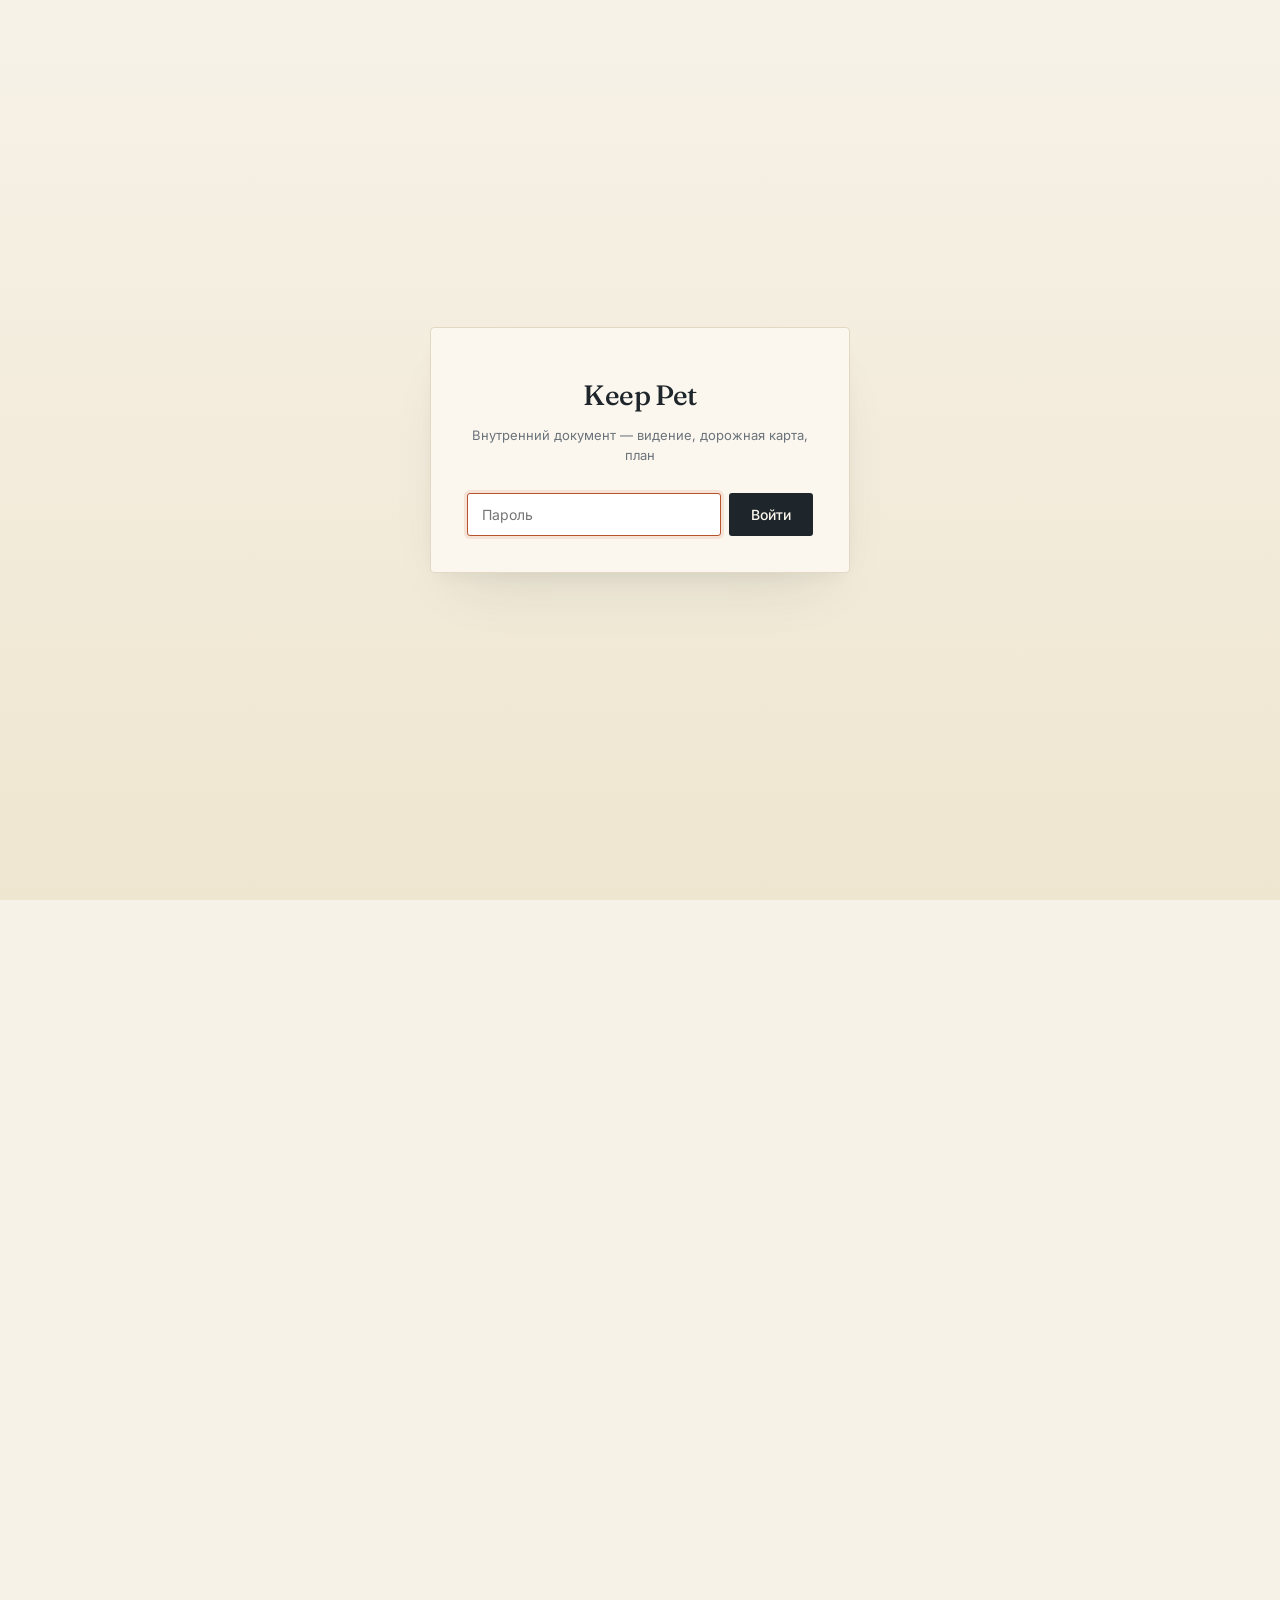
<file: plan.html>
<!DOCTYPE html>
<html lang="ru">
<head>
<meta charset="UTF-8">
<meta name="viewport" content="width=device-width, initial-scale=1.0">
<meta name="robots" content="noindex, nofollow">
<meta name="referrer" content="no-referrer">
<title>Keep Pet — План разработки MVP v2</title>
<link rel="preconnect" href="https://fonts.googleapis.com">
<link rel="preconnect" href="https://fonts.gstatic.com" crossorigin>
<link href="https://fonts.googleapis.com/css2?family=Fraunces:ital,opsz,wght@0,9..144,300;0,9..144,400;0,9..144,500;0,9..144,600;0,9..144,700;1,9..144,300;1,9..144,400;1,9..144,500&family=IBM+Plex+Mono:ital,wght@0,400;0,500;1,400&family=Inter:wght@300;400;500;600;700&display=swap" rel="stylesheet">
<style>

:root {
  --bg: #F7F2E8;
  --bg-elev: #FBF7EE;
  --bg-card: #F0E9DB;
  --ink: #1F262B;
  --ink-mid: #3D4650;
  --ink-dim: #6B737A;
  --ink-faint: #9AA09F;
  --accent: #B8522D;
  --accent-deep: #8F3E20;
  --accent-soft: rgba(184, 82, 45, 0.07);
  --ochre: #C8872D;
  --ochre-soft: rgba(200, 135, 45, 0.08);
  --line: #E2D8C4;
  --line-strong: #C9BEA5;
  --success: #6B8E4E;
  --success-soft: rgba(107, 142, 78, 0.10);
  --serif: "Fraunces", "Source Serif 4", Georgia, serif;
  --sans: "Inter", -apple-system, BlinkMacSystemFont, "Segoe UI", "Helvetica Neue", "PT Sans", sans-serif;
  --mono: "IBM Plex Mono", "SF Mono", "Menlo", monospace;
}
* { box-sizing: border-box; margin: 0; padding: 0; }
html, body {
  background: var(--bg);
  color: var(--ink);
  font-family: var(--sans);
  font-size: 16px;
  line-height: 1.65;
  -webkit-font-smoothing: antialiased;
  -moz-osx-font-smoothing: grayscale;
}
body::before {
  content: "";
  position: fixed; inset: 0; pointer-events: none;
  background-image:
    radial-gradient(circle at 20% 30%, rgba(184, 82, 45, 0.015) 0%, transparent 40%),
    radial-gradient(circle at 80% 70%, rgba(200, 135, 45, 0.015) 0%, transparent 40%);
  z-index: -1;
}
a { color: var(--accent); text-decoration: none; border-bottom: 1px solid rgba(184, 82, 45, 0.35); }
a:hover { border-bottom-color: var(--accent); }
.wrap { max-width: 880px; margin: 0 auto; padding: 56px 32px; }

header.hero { padding: 56px 0 48px 0; border-bottom: 1px solid var(--line); margin-bottom: 24px; }
.hero .eyebrow {
  font-family: var(--mono); font-style: italic; color: var(--accent);
  font-size: 13px; letter-spacing: 0.04em; margin-bottom: 18px;
  font-weight: 400; display: flex; align-items: center; gap: 14px;
}
.hero .eyebrow::before { content: ""; width: 28px; height: 1px; background: var(--accent); }
.hero h1 {
  font-family: var(--serif); font-size: 52px; line-height: 1.06;
  font-weight: 400; margin-bottom: 22px; letter-spacing: -0.015em;
  color: var(--ink); text-wrap: balance;
}
.hero h1 em { font-style: italic; color: var(--accent); font-weight: 400; }
.hero .subtitle { font-size: 18px; color: var(--ink-mid); max-width: 720px; margin-bottom: 32px; line-height: 1.55; }
.hero .meta {
  display: grid; grid-template-columns: repeat(4, 1fr);
  gap: 24px; padding-top: 26px; border-top: 1px solid var(--line); font-size: 14px;
}
@media (max-width: 720px) { .hero .meta { grid-template-columns: repeat(2, 1fr); } }
.hero .meta .label {
  font-family: var(--mono); font-style: italic; color: var(--ink-faint);
  font-size: 11px; margin-bottom: 6px; letter-spacing: 0.02em;
}
.hero .meta .value { color: var(--ink); font-weight: 500; }
.hero .version-stamp {
  display: inline-flex; align-items: center; gap: 10px;
  background: var(--accent-soft); color: var(--accent-deep);
  padding: 4px 14px; border-radius: 2px;
  font-family: var(--mono); font-size: 11px; letter-spacing: 0.02em;
  margin-bottom: 22px; font-weight: 400; border-left: 2px solid var(--accent);
}

.actions { display: flex; gap: 12px; margin-top: 32px; flex-wrap: wrap; }
.actions .btn {
  font-family: var(--mono); font-size: 12px; letter-spacing: 0.05em;
  padding: 10px 18px; border: 1px solid var(--accent);
  color: var(--accent); border-radius: 2px;
  text-decoration: none; border-bottom: 1px solid var(--accent);
  transition: background 0.2s;
}
.actions .btn:hover { background: var(--accent-soft); }
.actions .btn.primary { background: var(--accent); color: white; }
.actions .btn.primary:hover { background: var(--accent-deep); }

h1, h2, h3, h4, h5, h6 { color: var(--ink); }
h2 {
  font-family: var(--serif); font-weight: 400; font-size: 32px; line-height: 1.18;
  letter-spacing: -0.012em; margin: 56px 0 18px 0; text-wrap: balance;
}
h2 em { font-style: italic; color: var(--accent); }
h3 {
  font-family: var(--serif); font-size: 24px; font-weight: 500; line-height: 1.25;
  margin: 36px 0 14px 0; letter-spacing: -0.005em;
}
h4 { font-family: var(--serif); font-size: 19px; font-weight: 500; margin-top: 28px; margin-bottom: 10px; }
p { margin-bottom: 16px; color: var(--ink); }
ul, ol { margin: 0 0 18px 22px; }
li { margin-bottom: 8px; color: var(--ink); }
strong { font-weight: 600; color: var(--ink); }
em { font-style: italic; }

blockquote {
  margin: 22px 0; padding: 6px 0 6px 22px;
  border-left: 2px solid var(--accent);
  font-family: var(--serif); font-style: italic;
  color: var(--ink-mid); font-size: 16px; line-height: 1.6;
}
blockquote p { margin-bottom: 10px; }
blockquote p:last-child { margin-bottom: 0; }
blockquote strong { font-style: normal; color: var(--ink); }

table { width: 100%; border-collapse: collapse; margin: 22px 0; font-size: 14px; }
th, td { padding: 12px 12px 12px 0; text-align: left; border-bottom: 1px solid var(--line); vertical-align: top; }
th {
  font-family: var(--serif); color: var(--ink-dim); font-weight: 500; font-size: 11px;
  letter-spacing: 0.08em; text-transform: uppercase; font-variant: small-caps;
  border-bottom: 1px solid var(--ink-faint);
}
td { color: var(--ink); }
td code, p code, li code { font-family: var(--mono); font-size: 13px; background: var(--bg-card); padding: 1px 5px; border-radius: 2px; }

pre {
  background: var(--bg-card); padding: 18px 20px; border-radius: 4px;
  font-family: var(--mono); font-size: 13px; line-height: 1.55;
  overflow-x: auto; margin: 18px 0; border-left: 2px solid var(--ochre);
}
pre code { background: none; padding: 0; font-size: 13px; }

hr { border: none; border-top: 1px solid var(--line); margin: 36px 0; }

.callout { background: var(--accent-soft); border-left: 3px solid var(--accent); padding: 18px 22px; margin: 24px 0; font-family: var(--serif); font-size: 17px; line-height: 1.55; color: var(--ink); }
.callout strong { color: var(--accent-deep); }
.callout.ochre { background: var(--ochre-soft); border-left-color: var(--ochre); }
.callout.success { background: var(--success-soft); border-left-color: var(--success); }

.price-row { display: grid; grid-template-columns: repeat(3, 1fr); gap: 16px; margin: 24px 0; }
@media (max-width: 720px) { .price-row { grid-template-columns: 1fr; } }
.price-cell { background: var(--bg-card); padding: 18px 20px; border-radius: 4px; border: 1px solid var(--line); }
.price-cell .label { font-family: var(--mono); font-size: 11px; letter-spacing: 0.04em; color: var(--ink-faint); margin-bottom: 6px; }
.price-cell .value { font-family: var(--serif); font-size: 28px; font-weight: 500; color: var(--ink); margin-bottom: 4px; }
.price-cell .value .accent { color: var(--accent); }
.price-cell .desc { font-size: 13px; color: var(--ink-mid); line-height: 1.45; }

footer {
  padding: 36px 0 56px 0; color: var(--ink-faint);
  font-size: 13px; text-align: center;
  font-family: var(--serif); font-style: italic;
  border-top: 1px solid var(--line); margin-top: 32px;
}
footer .logo {
  font-family: var(--serif); font-weight: 500; color: var(--accent);
  letter-spacing: 0.1em; font-variant: small-caps; text-transform: uppercase;
  font-style: normal; margin-bottom: 10px; font-size: 13px;
}
footer code { font-family: var(--mono); font-style: normal; font-size: 12px; }

@media print {
  @page { size: A4; margin: 18mm 16mm; }
  html, body { background: #FFFFFF; font-size: 10.5pt; line-height: 1.5; }
  body::before { display: none; }
  .wrap { padding: 0; max-width: 100%; }
  header.hero { padding: 0 0 22px 0; page-break-after: avoid; }
  .hero h1 { font-size: 30pt; line-height: 1.05; margin-bottom: 14px; }
  .hero .subtitle { font-size: 12pt; margin-bottom: 18px; }
  .actions { display: none; }
  h2 { font-size: 19pt; margin: 28px 0 12px 0; page-break-after: avoid; }
  h3 { font-size: 14pt; margin: 18px 0 8px 0; page-break-after: avoid; }
  h4 { font-size: 12pt; margin-top: 14px; page-break-after: avoid; }
  p, li { font-size: 10.5pt; }
  table, blockquote, pre, .callout, .price-row { page-break-inside: avoid; }
  *, *::before, *::after { -webkit-print-color-adjust: exact; print-color-adjust: exact; }
  a { color: var(--accent); border-bottom: none; }
  footer { padding: 18px 0; page-break-before: avoid; }
}

</style>
<link rel="stylesheet" href="assets/site.css">
</head>
<body data-page="plan" data-lang="ru">
<script defer src="assets/site.js"></script>
<div class="wrap">

<header class="hero">
  <div class="version-stamp">План v2 · 2026-05-16 · post-call 15 мая · ре-кост −€7k</div>
  <div class="eyebrow">Keep Pet · План разработки + бюджет · для Олега, Юли, Сергея</div>
  <h1>€12,000 за 6 недель — <em>скоуп сужен ещё, ценник тоже</em>.</h1>
  <p class="subtitle">Ре-кост вниз с €19k anchor после звонка 15 мая: PWA отложена на Phase-2, runtime near-zero через free credit programs, тяжёлый reuse (Di-Mentor memory + Bankstor TMA + Granat OCR), Murgav добавлен как параллельный TG-бот для России. 8 acceptance criteria до launch, 3 транша оплаты привязаны к AC, коммерческая гибкость открыта к обсуждению.</p>
  <div class="meta">
    <div><div class="label">Ceiling</div><div class="value">€12,000</div></div>
    <div><div class="label">Floor</div><div class="value">€10,000</div></div>
    <div><div class="label">Сроки</div><div class="value">6 недель</div></div>
    <div><div class="label">Pre-payment</div><div class="value">€4,000</div></div>
  </div>
  <div class="actions">
    <a class="btn primary" href="sow.html">📄 Скачать SOW (контракт)</a>
    <a class="btn" href="spec.html">MVP Спецификация</a>
    <a class="btn" href="vision.html">Видение v6</a>
    <a class="btn" href="index.html">На главную</a>
  </div>
</header>

<hr />

<h2>1 · TL;DR</h2>

<div class="price-row">
  <div class="price-cell">
    <div class="label">Ceiling</div>
    <div class="value"><span class="accent">€12,000</span></div>
    <div class="desc">Если buffer использован полностью</div>
  </div>
  <div class="price-cell">
    <div class="label">Floor</div>
    <div class="value">€10,000</div>
    <div class="desc">Если buffer не понадобился</div>
  </div>
  <div class="price-cell">
    <div class="label">Pre-payment</div>
    <div class="value">€4,000</div>
    <div class="desc">Триггер kickoff</div>
  </div>
</div>

<p><strong>Сроки:</strong> 5 рабочих недель + 1 неделя буфера = <strong>6 календарных недель</strong> от kickoff до первых пользователей.<br />
<strong>Триггер kickoff:</strong> next business day после прихода pre-payment €4,000 (см. §6.1).<br />
<strong>Команда:</strong> 1 senior engineer full-time + 0.3 senior support из Cone Red (по reuse-фрагментам).<br />
<strong>Бюджет:</strong> <strong>€12,000 ceiling</strong> · <strong>€10,000 floor</strong> (ре-кост вниз с €19k anchor после звонка 15 мая).<br />
<strong>Что shippаем:</strong> TG-бот Keep Pet + TG-бот Murgav (RU) + 6 ядерных функций + memory layer + QR-share. PWA отложена на Phase-2.</p>

<table>
<thead>
<tr><th>Метрика</th><th>Apr 21 план</th><th>May 9 план</th><th>May 16 SOW (сейчас)</th><th>Дельта от Apr 21</th></tr>
</thead>
<tbody>
<tr><td>Сроки</td><td>10–12 недель</td><td>6 недель</td><td><strong>6 недель</strong></td><td><strong>−40–50%</strong></td></tr>
<tr><td>Бюджет</td><td>€30,000</td><td>€19,000</td><td><strong>€12,000 ceiling / €10,000 floor</strong></td><td><strong>−€18–20k (−60–67%)</strong></td></tr>
<tr><td>Engineer profile</td><td>1 senior + 0.5 junior</td><td>1 senior + 0.3 support</td><td>1 senior + 0.3 support</td><td>проще</td></tr>
<tr><td>Каналы</td><td>TMA + PWA + Apple/Android</td><td>TMA + PWA</td><td><strong>TMA only (PWA → Phase-2)</strong></td><td>TG-first</td></tr>
<tr><td>Регионы</td><td>1 deployment</td><td>1 deployment</td><td><strong>2 deployments (Keep Pet + Murgav)</strong></td><td>Russia + intl</td></tr>
<tr><td>Memory Layer</td><td>не упомянут</td><td>implied</td><td><strong>explicit AC #5</strong></td><td>per-pet personalization</td></tr>
</tbody>
</table>

<div class="callout">
<strong>Почему ещё ре-кост от €19k к €12k.</strong> На звонке 15 мая зафиксированы дельты: PWA отложена (Юля + Олег: TG-first), runtime закрывается через бесплатные программы LLM-кредитов (Codex/GPT + Xiaomi MIMO + Anthropic partner + Z.AI), Murgav как параллельный TG-бот для России без переписывания (1 день инженера), QR-share inline в TMA через reuse внутреннего scaffold. Memory Layer переносим из Di-Mentor — это <strong>lift, не greenfield</strong>.
</div>

<hr />

<h2>2 · Что изменилось от мая к маю</h2>

<h3>2.1 Дельты после звонка 15 мая (vs. dev-plan v1 от 9 мая)</h3>

<table>
<thead>
<tr><th>Тема</th><th>9 мая (dev-plan v1)</th><th>16 мая (SOW v1)</th><th>Эффект на бюджет</th></tr>
</thead>
<tbody>
<tr><td><strong>PWA</strong></td><td>в скоупе (€2,500)</td><td>parking lot — отложено на Phase-2</td><td><strong>−€2,500</strong></td></tr>
<tr><td><strong>Murgav (RU)</strong></td><td>не упомянут</td><td>параллельный TG-бот, те же фичи, отдельный сервер (Питер ~€30/мес)</td><td>+€250 work + €30/мес infra</td></tr>
<tr><td><strong>Memory Layer</strong></td><td>implied без AC</td><td>explicit AC #5, lift из Di-Mentor Phase 1</td><td>+€750 integration</td></tr>
<tr><td><strong>Read-only паспорт + QR-share</strong></td><td>€750 в «хочется»</td><td>inline в TMA через reuse внутреннего scaffold</td><td><strong>−€750</strong></td></tr>
<tr><td><strong>Runtime</strong></td><td>€1,000 (3 мес)</td><td>€250 — через free credit programs</td><td><strong>−€750</strong></td></tr>
<tr><td><strong>Backend glue</strong></td><td>€3,750</td><td>€2,250 — harder Bankstor reuse</td><td><strong>−€1,500</strong></td></tr>
<tr><td><strong>Buffer</strong></td><td>€1,750</td><td>€2,000</td><td>+€250</td></tr>
<tr><td><strong>Payment structure</strong></td><td>€7,500 pre + €11,500 final</td><td>€4k pre + €4k mid + €2–4k final</td><td>3 транша привязаны к AC</td></tr>
<tr><td><strong>Коммерческая гибкость</strong></td><td>не описана</td><td>+ §10 — credit mechanism + raise-revert</td><td>new</td></tr>
<tr><td colspan="3"><strong>Чистый эффект на ceiling</strong></td><td><strong>−€7,000 (€19k → €12k)</strong></td></tr>
</tbody>
</table>

<h3>2.2 Что конкретно мы переиспользуем</h3>

<table>
<thead>
<tr><th>Компонент</th><th>Что лифтаем</th><th>Откуда</th><th>Saved</th></tr>
</thead>
<tbody>
<tr><td><strong>Postgres + pgvector + RLS scaffold</strong></td><td>Multi-tenant DB schema с anti-leakage policies, NULLIF guard на tenant_id</td><td>Di-Mentor (Memory Layer Phase 1, production-tested 9/9 anti-leakage tests green)</td><td>~2 нед</td></tr>
<tr><td><strong>Memory Layer integration</strong></td><td>Полный per-pet memory pipeline (storage + retrieval + adaptive prompts)</td><td>Di-Mentor Phase 1 (NULLIF-guarded RLS, production-tested)</td><td>~1.5 нед</td></tr>
<tr><td><strong>Auth + user-model + tenant boundaries</strong></td><td>Working code</td><td>Bankstor production деплой</td><td>~1.5 нед</td></tr>
<tr><td><strong>OCR + LLM-парсер pipeline</strong></td><td>Tesseract → fallback GPT-4V → LLM-extract → JSON. Rendered под ID-документы.</td><td>Bankstor + Granat-poc</td><td>~1 нед</td></tr>
<tr><td><strong>Telegram Mini App scaffold</strong></td><td>Working TMA template с user-integration + QR-share patterns</td><td>CR internal tools</td><td>~1 нед</td></tr>
<tr><td><strong>Router pattern для AI-провайдеров</strong></td><td>Готовая логика выбора провайдеров с idempotency + confidence-gating. Документировано в <code>playbooks/AI_COST_COMPRESSION.md</code></td><td>Tampere/Casino/Granat паттерны (cross-deal)</td><td>~1 нед</td></tr>
<tr><td><strong>Telegram-бот scaffold (aiogram + webhook)</strong></td><td>Working bot template</td><td>CR internal</td><td>~1 нед</td></tr>
<tr><td><strong>Cron + queue pattern</strong></td><td>Daily/weekly job runner + push delivery</td><td>Множественные CR проекты</td><td>~0.5 нед</td></tr>
<tr><td><strong>Buffer на интеграцию</strong></td><td>(некоторая часть лифта потребует адаптации)</td><td>—</td><td>−1.5 нед</td></tr>
<tr><td></td><td></td><td><strong>Total real reuse:</strong></td><td><strong>~8 нед</strong></td></tr>
</tbody>
</table>

<p><strong>Honest read:</strong> ~8 engineer-weeks реального лифта. При €55/час × 40 час × 8 = €17,600 saved relative to greenfield. Этого хватает чтобы €30k → €12k без compromise. <strong>Если что-то не лифтится чисто — сразу скажу и пересчитаем.</strong> R-1 ниже это покрывает.</p>

<hr />

<h2>3 · Бюджет — детально</h2>

<h3>3.1 Build cost (€9,750 / 4 рабочих недели)</h3>

<table>
<thead>
<tr><th>#</th><th>Задача</th><th>Effort</th><th>Cost</th></tr>
</thead>
<tbody>
<tr><td>1</td><td><strong>Backend glue</strong> — auth, user-model, паспорт persistence, schema, API skeleton. <em>Hard reuse Bankstor + Di-Mentor.</em></td><td>1.0 senior нед</td><td>€2,250</td></tr>
<tr><td>2</td><td><strong>Онбординг flow</strong> — OCR pipeline (Tesseract + GPT-4V fallback) + LLM-парсер + MCQ-расспрос до 85% полей. <em>Reuse Granat OCR pipeline.</em></td><td>0.8 senior нед</td><td>€2,000</td></tr>
<tr><td>3</td><td><strong>TG-бот scaffold + read-only passport + QR-share</strong> — aiogram, inline keyboards, TMA с просмотром паспорта, QR-генератор. <em>Reuse CR internal TMA scaffold.</em></td><td>0.8 senior нед</td><td>€2,000</td></tr>
<tr><td>4</td><td><strong>Прививочный календарь + push (cron, без AI)</strong> — daily-job, проход по паспортам, расчёт следующих дат, push в TG</td><td>0.3 нед</td><td>€750</td></tr>
<tr><td>5</td><td><strong>Weekly check-in flow</strong> — голос + кнопки, очередь записей в БД (без AI на этом шаге)</td><td>0.5 нед</td><td>€1,250</td></tr>
<tr><td>6</td><td><strong>Memory Layer integration</strong> — per-pet history, adaptive Q-extension foundation. <em>Lift из Di-Mentor Phase 1.</em></td><td>0.3 нед</td><td>€750</td></tr>
<tr><td>7</td><td><strong>Murgav branding + parallel deploy</strong> — отдельный TG-бот, российский сервер (TimeWeb Питер), logo swap, smoke-test</td><td>0.1 нед</td><td>€250</td></tr>
<tr><td>8</td><td><strong>Инфра, deploy, мониторинг, telemetry</strong></td><td>0.2 нед</td><td>€500</td></tr>
<tr><td></td><td><strong>SUBTOTAL build</strong></td><td><strong>4.0 нед</strong></td><td><strong>€9,750</strong></td></tr>
<tr><td>9</td><td><strong>Buffer (testing, polish, contingency, free credit applications)</strong></td><td>1.5 нед</td><td>€2,000</td></tr>
<tr><td>10</td><td><strong>Runtime 3 мес</strong> (hosting Amsterdam + Питер; LLM через free credits)</td><td>—</td><td>€250</td></tr>
<tr><td></td><td><strong>GRAND CEILING</strong></td><td><strong>5.5 нед</strong></td><td><strong>€12,000</strong></td></tr>
<tr><td></td><td><strong>GRAND FLOOR</strong> (если buffer не использован)</td><td></td><td><strong>€10,000</strong></td></tr>
</tbody>
</table>

<h3>3.2 Runtime cost (€250 / 3 месяца после launch)</h3>

<table>
<thead>
<tr><th>Статья</th><th>Расчёт</th><th>Cost</th></tr>
</thead>
<tbody>
<tr><td>Хостинг Amsterdam (Keep Pet)</td><td>DigitalOcean/Hetzner — small Postgres + Redis + 2 workers + S3</td><td>€100 / 3 мес</td></tr>
<tr><td>Хостинг Питер (Murgav)</td><td>TimeWeb — обрезанный mirror, ~3,500₽/мес ≈ €30</td><td>€90 / 3 мес</td></tr>
<tr><td>LLM API</td><td><strong>Через free credit programs</strong>: Codex/GPT credits + Xiaomi MIMO + Anthropic partner ($200/мес) + Z.AI subscription fallback</td><td>€0 (надеемся) / €100 (если только Z.AI)</td></tr>
<tr><td>Транскрипция (Whisper self-hosted)</td><td>uses our own infra</td><td>€0</td></tr>
<tr><td>OCR (Tesseract self-hosted + ad-hoc GPT-4V)</td><td>один call per user</td><td>€20 / 3 мес</td></tr>
<tr><td>Domain + SSL</td><td>один раз ~€20</td><td>€20</td></tr>
<tr><td>Sentry / monitoring / PostHog</td><td>free tier</td><td>€0</td></tr>
<tr><td><strong>TOTAL runtime (3 мес)</strong></td><td></td><td><strong>€250</strong></td></tr>
</tbody>
</table>

<p><strong>Если все 3 free credit programs откажут</strong> — runtime поднимается до €550 (Z.AI subscription $100/мес × 3 = €270 + хостинг). Buffer §3.1 это покрывает.</p>

<h3>3.3 Возможные доплаты (если станет нужно — называю заранее)</h3>

<table>
<thead>
<tr><th>Случай</th><th>Доп.cost</th><th>Когда триггерится</th></tr>
</thead>
<tbody>
<tr><td>Native iOS / Android app (если PWA-лимиты бьют после Phase-2)</td><td>€8–12k</td><td>Phase-2 после раунда</td></tr>
<tr><td>PWA (стандартное web-приложение)</td><td>€2,500–3,000</td><td>Phase-2 — когда меняем каналы привлечения</td></tr>
<tr><td>Heavy custom OCR (если бумажные паспорта в RU/IL/DE плохо OCR-ятся)</td><td>€1–2k</td><td>После первых 100 пользователей</td></tr>
<tr><td>Real-time AI чат как paid-tier</td><td>€4–5k</td><td>После фандинга, не сейчас</td></tr>
<tr><td>Дополнительные локали (более 2-х языков)</td><td>€500/локаль</td><td>По запросу</td></tr>
</tbody>
</table>

<p><strong>Никаких сюрпризов:</strong> если что-то сверху анкера — называю <strong>до</strong> того, как трачу.</p>

<hr />

<h2>4 · План по неделям (calendar 6 недель)</h2>

<h3>Week 1 · Pre-flight + Backend skeleton</h3>
<ul>
<li>✅ <strong>Pre-flight reuse inventory:</strong> подтверждаем что Bankstor TMA + Di-Mentor memory + Granat OCR подхватываются чисто. Если нет — raise immediately + re-cost.</li>
<li>✅ Apply на 4 free credit programs (Codex/GPT + Xiaomi MIMO + Anthropic partner + Z.AI)</li>
<li>✅ Развернуть infra: Postgres + Redis + S3 + workers (Amsterdam) + базовый Питер mirror</li>
<li>✅ Auth + user-model + паспорт schema</li>
<li>✅ API skeleton + webhook bot endpoint</li>
<li>✅ Sentry + базовый telemetry</li>
<li><strong>Acceptance:</strong> API работает, может зарегистрировать пользователя, может сохранить пустой паспорт. Reuse-инвентаризация подтверждена ИЛИ flag raised.</li>
</ul>

<h3>Week 2 · Онбординг + OCR</h3>
<ul>
<li>✅ TG-бот: команда <code>/start</code>, базовая FSM-машина онбординга</li>
<li>✅ OCR pipeline: фото → Tesseract → GPT-4V fallback → LLM-парсер → JSON → паспорт в БД</li>
<li>✅ MCQ-fallback если OCR пропустил поля или нет фото</li>
<li>✅ Готовый паспорт showcase в TG</li>
<li><strong>Acceptance:</strong> AC #2 (time-to-passport ≤ 5 мин с фото / ≤ 8 без), AC #3 (OCR работает на 5 фейковых паспортах с разными форматами) closed.</li>
</ul>

<h3>Week 3 · Read-only passport + QR-share + Vaccination cron · MID-MILESTONE</h3>
<ul>
<li>✅ Read-only passport view внутри TMA (через reuse внутреннего scaffold)</li>
<li>✅ QR-share: одна кнопка → ссылка на read-only страницу</li>
<li>✅ Vaccination calendar logic (стандартный календарь по виду + породе + региону)</li>
<li>✅ Cron: ежедневная проверка «есть ли прививка через 14/7/1 день?»</li>
<li>✅ Push-уведомление в TG с кнопками</li>
<li>✅ Memory layer schema готова (НЕ интеграция, schema only)</li>
<li><strong>Acceptance:</strong> AC #1 (онбординг conversion ≥ 60% на 10 тестерах), AC #4 (vaccination push fires correctly) closed. <strong>MID-MILESTONE PAYMENT €4,000.</strong></li>
</ul>

<h3>Week 4 · Weekly check-in + Memory Layer</h3>
<ul>
<li>✅ Weekly check-in: форма с 3-4 закрытыми вопросами + 1 открытым (текст + voice)</li>
<li>✅ Voice capture → S3 (без транскрипции пока — данные собираются)</li>
<li>✅ Memory Layer integration: per-pet history, adaptive Q-baseline (4-week baseline накапливается)</li>
<li>✅ Push в воскресенье вечером (или выбранное время)</li>
<li><strong>Acceptance:</strong> AC #5 (memory layer active — AI summary использует per-pet историю) closed.</li>
</ul>

<h3>Week 5 · Murgav deploy + QA</h3>
<ul>
<li>✅ Murgav branding + развёртывание на Питерский сервер</li>
<li>✅ Logo swap, name swap, smoke-test российской версии</li>
<li>✅ End-to-end QA на 5 фейковых паспортах (с разными видами/возрастами/прививками) на обоих deployments</li>
<li>✅ Internal admin-page для просмотра логов</li>
<li>🔵 <strong>Опционально</strong> (если buffer позволяет): Cron worker для monthly summary через Whisper + Qwen router</li>
<li><strong>Acceptance:</strong> AC #7 (Murgav deployed + smoke-test green) closed.</li>
</ul>

<h3>Week 6 · Buffer / polish / launch prep · FINAL</h3>
<ul>
<li>✅ Bug fixes из QA week 5</li>
<li>✅ UX polish (Onboarding micro-copy, push-tone, error states)</li>
<li>✅ Подготовка launch-материалов: 2-3 поста для TG-каналов (Юлия)</li>
<li>✅ Smoke-test на 10 живых пользователях из ближайшего круга — на обоих deployments</li>
<li>✅ Документация (README, deployment guide, basic ops doc)</li>
<li><strong>Acceptance:</strong> AC #6 (QR-share работает Safari + Chrome + vet-планшет), AC #8 (Sentry 0 critical errors 48ч) closed. <strong>FINAL PAYMENT €2,000–€4,000</strong> (зависит от buffer).</li>
</ul>

<hr />

<h2>5 · Acceptance Criteria — 8 пунктов</h2>

<p>Мы запускаемся в публичный пилот <strong>только когда выполнены все 8 пунктов:</strong></p>

<ol>
<li>✅ Онбординг конверсия на 10 тестерах <strong>≥ 60%</strong> (создали паспорт от клика)</li>
<li>✅ Time-to-passport <strong>≤ 5 минут</strong> с фото / <strong>≤ 8 минут</strong> без на средних тестерах</li>
<li>✅ OCR + LLM-парсер + MCQ работает на <strong>5 фейковых паспортах</strong> с разными форматами (RU + DE + IL bilingual)</li>
<li>✅ Vaccination reminder приходит точно (тестер увидел push в эмуляции 14/7/1 день — <strong>3 случая</strong>)</li>
<li>✅ <strong>Memory Layer active</strong> — AI summary использует per-pet историю чек-инов, не общий контекст</li>
<li>✅ QR-share работает в <strong>Safari + Chrome + любом vet-планшете</strong> (3 устройства проверены)</li>
<li>✅ <strong>Murgav deployed</strong> на Питерский сервер, branding swapped, smoke-test green</li>
<li>✅ Sentry: <strong>0 critical errors</strong> за 48 часов smoke-test на 10 пользователях</li>
</ol>

<p>Если <strong>что-то из этого не закрыто</strong> — не запускаем. Анкер бюджета не значит «ship at all costs».</p>

<hr />

<h2>6 · Команда + ответственности</h2>

<h3>6.1 Триггер kickoff: pre-payment, не календарь</h3>

<blockquote><strong>Это самое важное в этом разделе. Прочитайте.</strong></blockquote>

<p>Я не называю «понедельник 19 мая» как kickoff date. Календарные обещания — это то, что мы уже два раза не сдержали (Apr 22 → 1 мая, и Fri 8 May → Sat 9 May). Третий слип подряд убьёт операционное доверие, даже если cap-table закрыт.</p>

<p>Вместо этого: <strong>kickoff = next business day после того как pre-payment €4,000 landed.</strong> Это:</p>

<ul>
<li><strong>Блокирует инженера под Keep Pet.</strong> Сейчас Cone Red parallel ведёт Tampere Horizon-prep, Cloudmaven (Christoph follow-up), Casino Phase 01, Granat scaling. Без pre-payment-сигнала любой engineer может быть pulled на горящий проект в первый же день. Pre-payment превращает «возможно» в «забронировано».</li>
<li><strong>Создаёт настоящую commitment симметрию.</strong> До этой точки 5 недель работы (Apr 8 → May 16) — мои risk. Pre-payment — это первое реальное общее обязательство. После него у обеих сторон есть skin in the game.</li>
<li><strong>Делает срыв сроков проблемой обеих сторон, а не только моей.</strong> Если инженер заблокирован, я держу 6 недель. Если не заблокирован — я честно скажу заранее.</li>
</ul>

<p><strong>Pre-payment €4,000</strong> — 33% от ceiling. Этого хватает чтобы заблокировать senior на первые 3 недели + хедж под infra первого месяца.</p>

<p><strong>Mid-milestone €4,000</strong> — после week 3 (AC #1, #2, #3, #4 closed).</p>

<p><strong>Final €2,000–€4,000</strong> — после week 6 (AC #5, #6, #7, #8 closed). Размер зависит от buffer: €2k если buffer не использован, €4k если использован полностью.</p>

<p><strong>Equity 10%</strong> — отдельным треком, не привязано к pre-payment. Это закрытое решение от 6 мая.</p>

<p>Если pre-payment landed Sat 17 May → kickoff <strong>Mon 19 May</strong> → первые пользователи <strong>~Mon 30 June</strong>. Линейно.</p>

<h3>6.2 С нашей стороны (Cone Red)</h3>

<table>
<thead>
<tr><th>Кто</th><th>Что делает</th><th>Доля</th></tr>
</thead>
<tbody>
<tr><td><strong>Senior Engineer</strong> (Cone Red, full-time)</td><td>Build по weekly plan §4</td><td>100% × 5 нед</td></tr>
<tr><td><strong>Дима Левин</strong></td><td>Архитектурные решения, integration с reuse-фрагментами, memory layer lift, redteam ревью</td><td>~10–15%</td></tr>
<tr><td><strong>Senior support</strong> (Di-Mentor / Bankstor / Granat reuse)</td><td>Reuse-codebase, помощь с интеграцией</td><td>~5–10% on-demand</td></tr>
</tbody>
</table>

<h3>6.3 С вашей стороны</h3>

<table>
<thead>
<tr><th>Кто</th><th>Что нужно</th><th>Когда</th></tr>
</thead>
<tbody>
<tr><td><strong>Олег</strong></td><td>(1) pre-payment €4,000, (2) ответ на 7 вопросов в spec §8, (3) 1-2 страт.слайда по фандингу</td><td>Week 0–2</td></tr>
<tr><td><strong>Юля</strong></td><td>(1) launch-копирайтинг для постов в TG-каналах, (2) подбор 10 тестеров из 700-юзерной аудитории, (3) регион-стратегия</td><td>Week 5–6</td></tr>
<tr><td><strong>Сергей</strong></td><td>Холодный взгляд на unit-economics после первого месяца тестинга</td><td>Week 6+</td></tr>
<tr><td><strong>Все</strong></td><td>Ответы в Google Doc общего бэклога когда возникают идеи</td><td>Постоянно</td></tr>
</tbody>
</table>

<hr />

<h2>7 · Риски (честно)</h2>

<table>
<thead>
<tr><th>Риск</th><th>Вероятность</th><th>Воздействие</th><th>Митигация</th></tr>
</thead>
<tbody>
<tr><td><strong>Reuse не подхватывается чисто</strong> (Bankstor TMA / Di-Mentor memory / Granat OCR)</td><td>Medium</td><td>High — может уйти к €14–16k вместо €12k</td><td><strong>Week 1 pre-flight inventory</strong> — если фрагмент не подхватывается, raise immediately + re-cost before тратим. Buffer покрывает первый wave.</td></tr>
<tr><td><strong>Free credit programs не одобряют все 4</strong></td><td>Medium</td><td>Low — runtime +€300 max</td><td>Z.AI subscription $100/мес платный fallback. Если только Z.AI работает — runtime поднимется до €550, buffer покрывает.</td></tr>
<tr><td><strong>OCR качество на бумажных паспортах</strong> (особенно RU + IL bilingual)</td><td>Medium</td><td>Medium — UX hit</td><td>MCQ-fallback в spec работает в любом случае; pre-curate 3 паспорта для smoke-test week 1.</td></tr>
<tr><td><strong>Murgav инфраструктура (Питер) не работает параллельно</strong></td><td>Low</td><td>Low</td><td>Параллельная база, не зеркало; deploy 1-day engineer test первым делом week 5. Murgav можно отложить если что-то идёт не так — Keep Pet international доминирует.</td></tr>
<tr><td><strong>Slip третий раз подряд</strong> (после Apr 22 + Fri 8 May)</td><td>Medium-Low</td><td>Critical — операционное доверие</td><td><strong>Pre-payment triggered kickoff</strong> (§6.1) — без денег on the table не обещаю календарную дату.</td></tr>
<tr><td><strong>Scope creep</strong> (новые идеи в Google Doc запросятся в MVP)</td><td>Medium</td><td>Low</td><td>Жёсткое правило: всё в Google Doc после kickoff = parking lot, в v1 не идёт. Disciplined product manager (Юля или я).</td></tr>
<tr><td><strong>CAC выше $1.50 на органике</strong> (TG-каналы оказались холоднее)</td><td>Low-Medium</td><td>Medium — но не блокирует MVP</td><td>Это уже в Phase-1 metrics — узнаем после launch. Если CAC пухнет — fallback в риск ниже.</td></tr>
<tr><td><strong>Free-first traction стопорится</strong> (3 мес после launch &lt; 2K active)</td><td>Medium</td><td>High — блокирует Phase-1 gate</td><td><strong>Fallback:</strong> small paying cohort гипотеза параллельно. 100 пользователей × $3/mo через soft paywall в realtime AI чате — добровольный support, Apr 21 framing.</td></tr>
</tbody>
</table>

<hr />

<h2>8 · Коммерческая гибкость — <em>открыто к обсуждению</em></h2>

<div class="callout">
Текущий ценник <strong>€12,000</strong> — это deep discount от изначальных market-rate estimations (~€40–45k за такой скоуп greenfield + buffer + 3-month runtime).
</div>

<p>Скидка живёт за счёт:</p>
<ul>
<li>Тяжёлого reuse-pile (Di-Mentor Phase 1 memory layer + Bankstor TMA scaffold + Granat OCR pipeline)</li>
<li>Free credit programs на LLM (Codex/GPT + Xiaomi MIMO + Anthropic partner + Z.AI fallback)</li>
<li>Friend-rate + cap-table commitment (10% Cone Red, закрыто 6 мая)</li>
</ul>

<h3>8.1 Механизм A · Development credit от будущих стадий</h3>

<p>Часть €12k можно зафиксировать как <strong>dev-credit от будущего seed-раунда</strong> — формат convertible (получаем equity или приоритетную выплату при closing), не cash сейчас. Структура обсуждаема:</p>
<ul>
<li><strong>Minimum cash сейчас</strong> — достаточно чтобы заблокировать senior engineer (~€4–6k)</li>
<li><strong>Balance отложен</strong> до закрытия seed-раунда — конвертируется в equity или приоритетную выплату по соглашению</li>
<li>Подписываем простой promissory note или конвертируем в SAFE если хочется чище</li>
</ul>

<p>Это даёт Keep Pet возможность стартовать MVP без полного cash-burden + сохраняет skin in the game с обеих сторон.</p>

<h3>8.2 Механизм B · Trigger-revert при подъёме раунда</h3>

<p>Если Keep Pet поднимает seed-раунд (€300K+ из <a href="vision.html">Vision §Phase-2</a>), ценник на <strong>оставшиеся фазы работы</strong> пересчитывается по изначальным estimations (до anchor €30k friend-rate, ближе к market €40–45k за эквивалентный объём работ).</p>

<p>Это касается:</p>
<ul>
<li>Phase-2 build (PWA + native app + B2B partnerships integrations)</li>
<li>Real-time AI чат как paid-tier (€4–5k → market: €6–8k)</li>
<li>Дополнительные локали и регионы</li>
<li>Yandex Alice integration</li>
</ul>

<div class="callout ochre">
<strong>Принцип.</strong> Мы хотим, чтобы у Keep Pet был cleanest possible MVP-старт без cash-давления, и <strong>at the same time</strong> не оказаться в позиции «сделали за бесплатно, а они подняли $300K и взяли другого подрядчика на Phase-2». Trigger-revert защищает обе стороны.
</div>

<h3>8.3 Что обсуждаемо</h3>

<ul>
<li>Exact split между cash и credit (можем уйти даже к 30% cash / 70% credit если хочется)</li>
<li>Trigger threshold — что считается «raised» (signed term sheet vs. money landed)</li>
<li>Конкретный коэффициент пересчёта в Phase-2 (1.5×, 1.8×, 2×?)</li>
<li>Структура конвертации (promissory note vs. SAFE vs. прямой equity adjustment)</li>
</ul>

<p><strong>Что не обсуждаемо:</strong> ничего. Назови предпочтительную структуру, отстроим вокруг неё.</p>

<hr />

<h2>9 · Что после MVP (Phase-1 → Phase-2)</h2>

<p><strong>Phase-1: 6 месяцев после launch — 10K free users target</strong></p>
<ul>
<li>Build выпущен (это эти 6 недель)</li>
<li>Launch на 3 страны (Германия + Израиль + Грузия — top diaspora countries из Brief #10) + Russia (Murgav)</li>
<li>Юля + Дима ходят руками по диаспора-чатам</li>
<li>Никакого CPC. Только community + referral + content-studio в Russian-speaking Telegram</li>
<li>Метрики собираем (см. <a href="spec.html#metrics">spec §6</a>)</li>
<li><strong>Гейт триггерит Phase-2</strong>: 10K активных + CAC &lt; $1.50 + variable cost &lt; $0.01/user/mo</li>
</ul>

<p><strong>Phase-2: Seed-раунд $300K</strong></p>
<ul>
<li>Идём к VC с тракшн-стори: «10К бесплатных пользователей за $0.X CAC, рост Y%/нед, retention Z%»</li>
<li>$300K даёт: 1 dedicated full-time у Keep Pet (1.5k$/мес), 12 месяцев runway, расширение на 5+ стран, native app trigger</li>
<li>B2B партнёрки активируются (insurance Tractive×Napo precedent + Mayoring/Nestle warm intro Anton Reznikov)</li>
<li>Real-time AI чат как paid-tier (после raise — €6–8k market rate по §8.2)</li>
<li>Yandex Alice integration (Дима ведёт когда прототип готов)</li>
<li>PWA build (deferred from MVP)</li>
</ul>

<p><strong>Phase-3: реальный рост</strong></p>
<ul>
<li>Wearable lane reopens (Юля's call)</li>
<li>Pet emotion estimation (зависит от wearable)</li>
<li>Data licensing</li>
<li>M&amp;A interest (Carrefour Group, Tractive, etc.)</li>
</ul>

<hr />

<h2>10 · Решения, которые нужны от вас</h2>

<blockquote>Большая часть решений уже зафиксирована на звонке 15 мая. Осталось только pre-payment + комм.структура.</blockquote>

<ol>
<li>✅ <strong>Approve €12,000 ре-кост</strong> — обсудили на звонке 15 мая, ОК.</li>
<li>✅ <strong>Approve 6-недельный таймлайн</strong> — ОК.</li>
<li>✅ <strong>Vet voice-memo capture</strong> — parking lot (Сергей сам подтвердил «далёкая тема» на 6 мая).</li>
<li>✅ <strong>Имя/домен</strong> — Keep Pet (international) + Murgav (RU). Домены: <code>keep-pet.app</code> + <code>murgav.app</code> или <code>murgav.ru</code> — по умолчанию беру <code>keep-pet.app</code> и <code>murgav.app</code> если возражений нет.</li>
<li>✅ <strong>Admin support после launch</strong> — Дима + Юля по роте на первый месяц.</li>
<li>⏳ <strong>Google Doc</strong> для шаринга идей — Олег, пришли инвайт на <a href="mailto:dima@cone.red">dima@cone.red</a>.</li>
<li>⏳ <strong>Pre-payment €4,000</strong> — sign на эту сумму триггерит kickoff. Если предпочитаешь Mechanism A (credit от seed) — назови split (например €2k cash + €2k credit) и я отстрою.</li>
<li>⏳ <strong>Коммерческая структура</strong> (см. §8) — какую структуру предпочитаете? Cash-only? Credit mix? Trigger-revert agreement?</li>
</ol>

<p><strong>Регионы запуска</strong> — Юля's call; обсудим отдельно когда дойдём до launch-материалов в week 6. Не блокирует kickoff.</p>

<p>После ответов на пункты 6–8 <strong>+ pre-payment</strong> — kickoff на следующий рабочий день.</p>

<hr />

<p><em>План разработки v2 · 2026-05-16 · post-call 15 мая · by Dima Levin · Cone Red. Re-cost from €19k → €12k ceiling based on: PWA deferred + runtime free via credit programs + heavy reuse + Murgav added. Sister documents: <a href="sow.html">SOW.md</a> (контракт) · <a href="spec.html">MVP Спецификация v1</a> · <a href="vision.html">Видение v6</a>. <strong>If reuse doesn't catch in Week 1 inventory — communicated immediately + re-cost discussion before spending.</strong></em></p>

<footer>
  <div class="logo">Cone Red</div>
  <div>Внутренний документ Keep Pet · 2026-05-16 · <code>dvlevin.github.io/keep-pet/plan.html</code></div>
</footer>

</div>
</body>
</html>
</file>
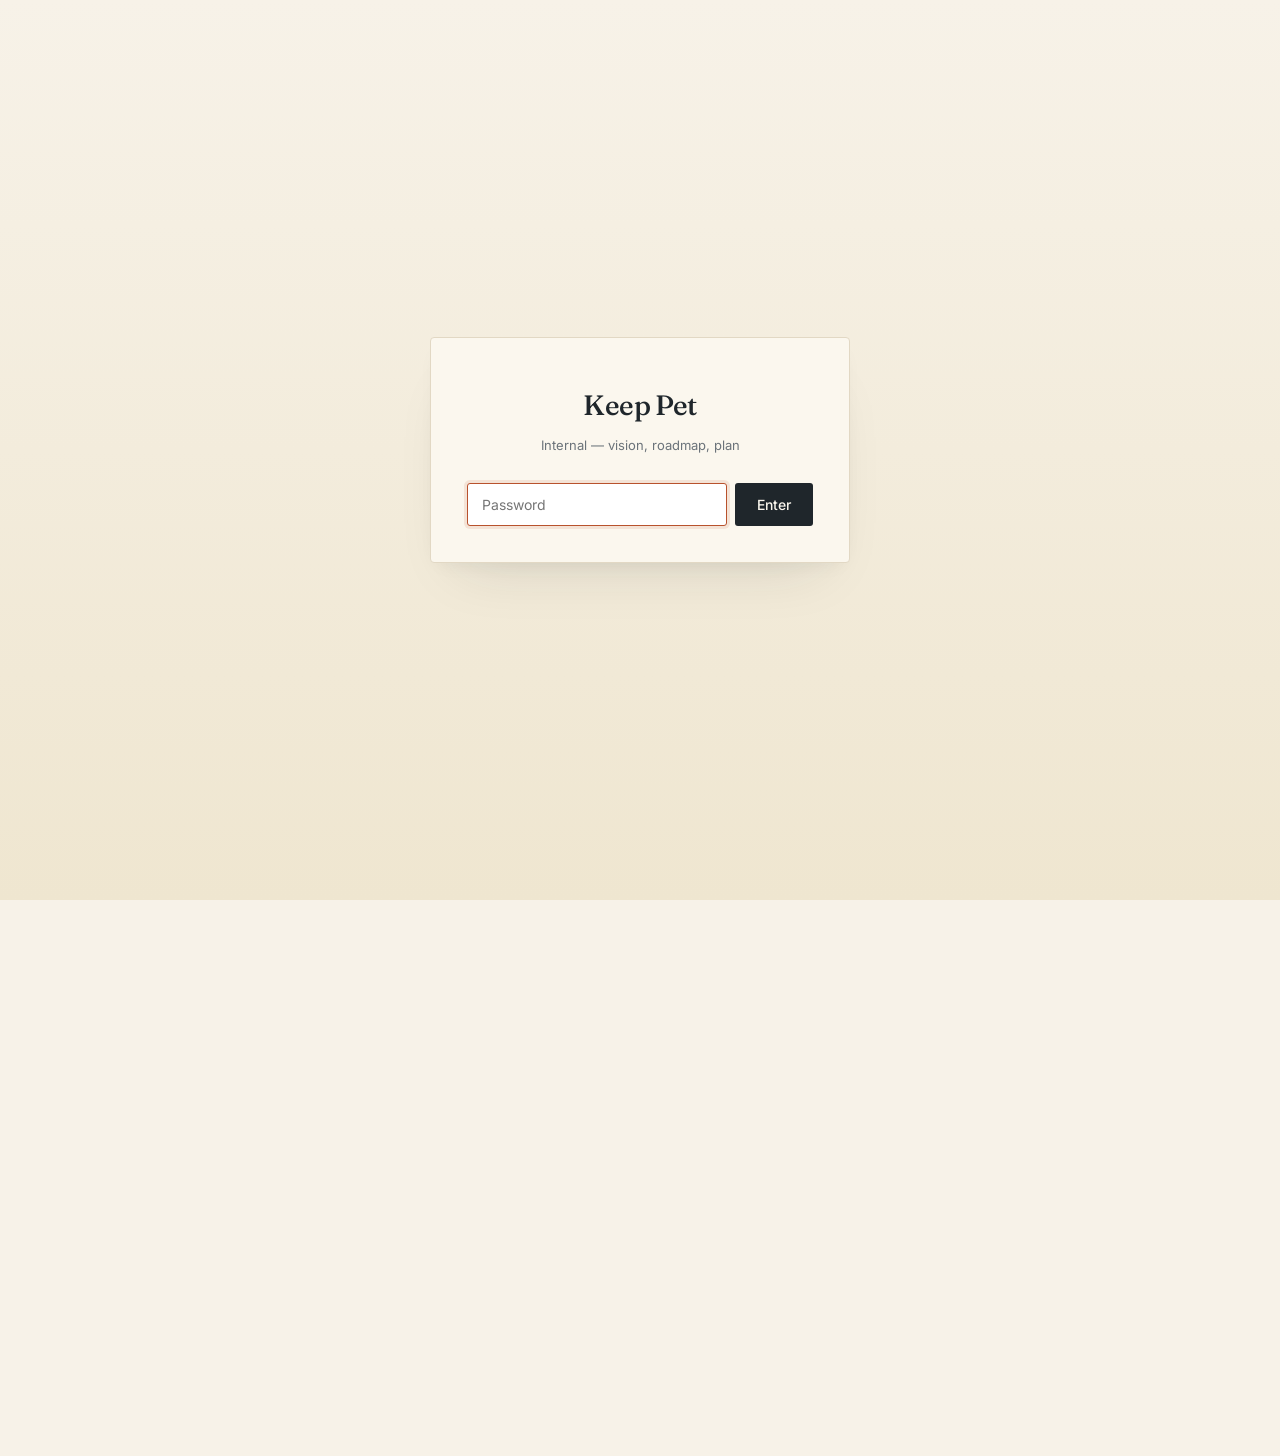
<file: roadmap-en.html>
<!DOCTYPE html>
<html lang="en">
<head>
<meta charset="UTF-8">
<meta name="viewport" content="width=device-width, initial-scale=1.0">
<meta name="robots" content="noindex, nofollow">
<meta name="referrer" content="no-referrer">
<title>Keep Pet — Roadmap · For Oleg & team</title>
<link rel="preconnect" href="https://fonts.googleapis.com">
<link rel="preconnect" href="https://fonts.gstatic.com" crossorigin>
<link href="https://fonts.googleapis.com/css2?family=Fraunces:wght@400;500;600&family=IBM+Plex+Mono:wght@400;500&family=Inter:wght@400;500;600&display=swap" rel="stylesheet">
<style>
  :root {
    --bg: #F7F2E8; --bg-elev: #FBF7EE; --bg-card: #F0E9DB;
    --ink: #1F262B; --ink-mid: #3D4650; --ink-dim: #6B737A; --ink-faint: #9AA09F;
    --accent: #B8522D; --accent-deep: #8F3E20;
    --ochre: #C8872D; --line: #E2D8C4; --line-strong: #C9BEA5;
    --serif: "Fraunces", Georgia, serif;
    --sans: "Inter", sans-serif;
    --mono: "IBM Plex Mono", monospace;
  }
  * { box-sizing: border-box; margin: 0; padding: 0; }
  html, body { background: var(--bg); color: var(--ink); font-family: var(--sans); font-size: 17px; line-height: 1.65; }
  .wrap { max-width: 760px; margin: 0 auto; padding: 64px 32px 96px; }
  .stamp { font-family: var(--mono); font-size: 11px; letter-spacing: 0.12em; text-transform: uppercase; color: var(--ink-faint); margin-bottom: 24px; }
  h1 { font-family: var(--serif); font-weight: 500; font-size: clamp(34px, 5vw, 48px); line-height: 1.1; letter-spacing: -0.02em; margin-bottom: 16px; }
  h1 em { font-style: italic; color: var(--accent); font-weight: 400; }
  .lede { font-family: var(--serif); font-size: 22px; line-height: 1.45; color: var(--ink-mid); margin-bottom: 48px; max-width: 600px; }
  .callout { background: var(--bg-elev); border-left: 3px solid var(--accent); padding: 22px 26px; margin: 32px 0; font-family: var(--serif); font-size: 18px; line-height: 1.55; color: var(--ink-mid); }
  .cta { display: inline-flex; align-items: center; gap: 10px; padding: 14px 22px; background: var(--ink); color: var(--bg-elev); text-decoration: none; border-radius: 3px; font-weight: 500; }
  .cta:hover { background: var(--accent); }
  .cta-secondary { background: transparent; color: var(--ink); border: 1px solid var(--line-strong); margin-left: 12px; }
  .cta-secondary:hover { border-color: var(--accent); color: var(--accent); }
  .phase { background: var(--bg-elev); border: 1px solid var(--line); padding: 22px 26px; margin: 16px 0; border-radius: 3px; }
  .phase-head { display: flex; gap: 14px; align-items: baseline; margin-bottom: 10px; }
  .phase-num { font-family: var(--mono); font-size: 13px; color: var(--accent); letter-spacing: 0.08em; }
  .phase-name { font-family: var(--serif); font-size: 20px; font-weight: 500; }
  .phase-when { font-family: var(--mono); font-size: 11px; letter-spacing: 0.08em; text-transform: uppercase; color: var(--ink-faint); margin-left: auto; }
  .phase p { margin-top: 8px; color: var(--ink-mid); }
  .note { font-size: 13px; color: var(--ink-faint); font-style: italic; margin-top: 32px; padding-top: 24px; border-top: 1px solid var(--line); }
  a { color: var(--accent); text-decoration: none; border-bottom: 1px solid rgba(184, 82, 45, 0.3); }
  a:hover { border-bottom-color: var(--accent); }
</style>
<link rel="stylesheet" href="assets/site.css">
</head>
<body data-page="roadmap" data-lang="en">
<script defer src="assets/site.js"></script>
<div class="wrap">

  <div class="stamp">Roadmap · 2026-05-02 · For Oleg & team</div>

  <h1>From <em>vet voice-memo</em> to live passport in 90 days.</h1>

  <p class="lede">Iteration 1 ships the wedge. Smart speakers wait for retention proof. Wearable reopens after Phase-2 raise.</p>

  <div class="callout">
    Full Russian version is canonical. Summary below for fast orientation. <a href="https://translate.google.com/translate?sl=ru&tl=en&u=https%3A%2F%2Fdvlevin.github.io%2Fkeep-pet%2Froadmap.html">Open RU via Google Translate</a>.
  </div>

  <a class="cta" href="roadmap.html">→ Full roadmap (RU)</a>
  <a class="cta cta-secondary" href="plan.html">Iteration 1 budget</a>

  <div class="phase">
    <div class="phase-head"><span class="phase-num">PHASE 1</span><span class="phase-name">Iteration 1 — Cats wedge MLP</span><span class="phase-when">Weeks 1–12</span></div>
    <p>TMA + PWA. Vet voice-memo, lost-pet poster, live passport core. Germany #1 polygon. 100 paying owners; D30 ≥ 25% target.</p>
  </div>

  <div class="phase">
    <div class="phase-head"><span class="phase-num">PHASE 2</span><span class="phase-name">Phase-2 raise + dog expansion</span><span class="phase-when">Weeks 13–24</span></div>
    <p>If gate-criteria pass: open dog vertical, expand polygon (Italy candidate), prepare wearable integration spec.</p>
  </div>

  <div class="phase">
    <div class="phase-head"><span class="phase-num">PHASE 3</span><span class="phase-name">Voice + emotion v1</span><span class="phase-when">Weeks 25–36</span></div>
    <p>Smart-speaker integration if D30 ≥ 25% and 15% voice-usage hold. Pet-emotion biometric-only (Traini-safe envelope).</p>
  </div>

  <div class="phase">
    <div class="phase-head"><span class="phase-num">PHASE 4</span><span class="phase-name">Wearable + insurance referral</span><span class="phase-when">Weeks 37–52</span></div>
    <p>Wearable reopens (Yulia gate). Insurance referral pilot — Tractive×Napo precedent (research brief #12). Georgia regulatory pathway 6–10 weeks via IRAO/VIG.</p>
  </div>

  <div class="note">
    Team allocation, milestones, and gating criteria detail in <a href="roadmap.html">roadmap.html</a>. Iteration 1 budget breakdown in <a href="plan.html">plan.html</a>.
  </div>

</div>
</body>
</html>
</file>
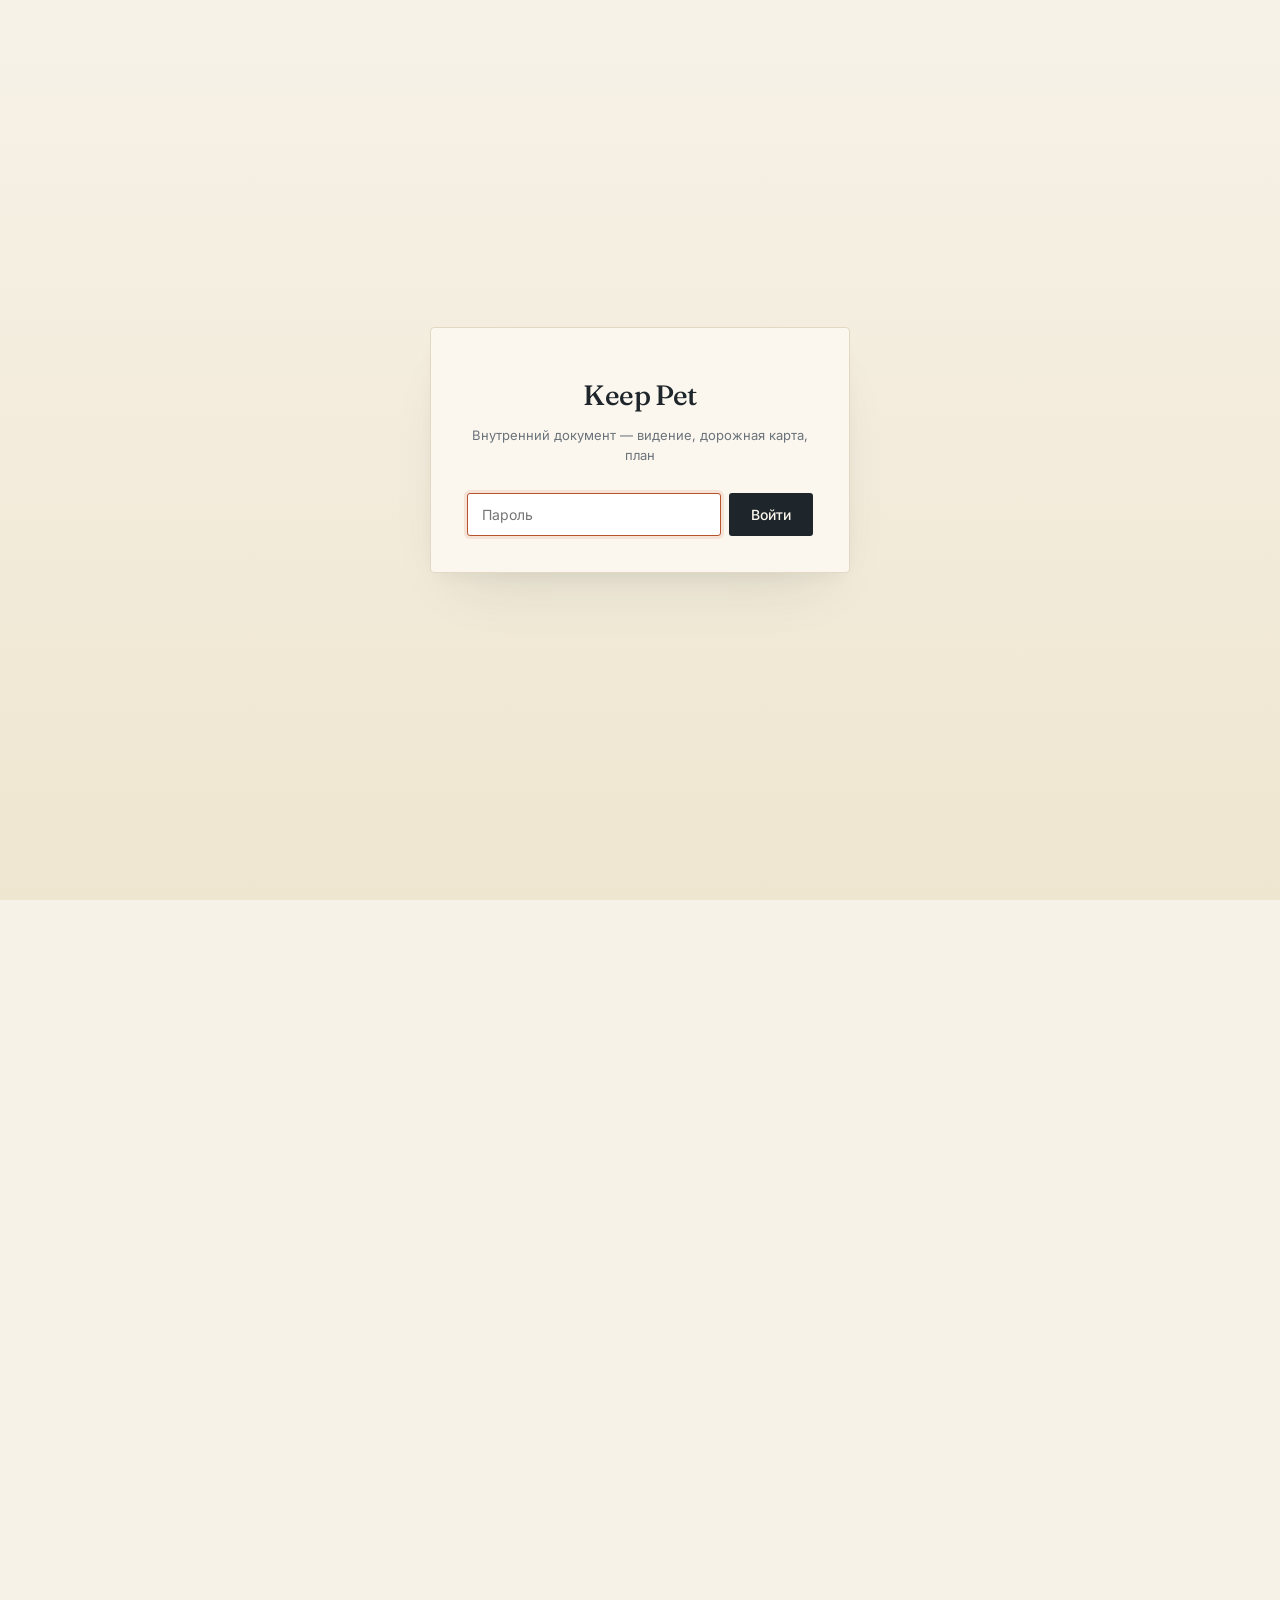
<file: roadmap.html>
<!DOCTYPE html>
<html lang="ru">
<head>
<meta charset="UTF-8">
<meta name="viewport" content="width=device-width, initial-scale=1.0">
<meta name="robots" content="noindex, nofollow">
<title>Keep Pet — Team Roadmap · Команда + действия + сроки</title>
<link rel="preconnect" href="https://fonts.googleapis.com">
<link rel="preconnect" href="https://fonts.gstatic.com" crossorigin>
<link href="https://fonts.googleapis.com/css2?family=Fraunces:ital,opsz,wght@0,9..144,300;0,9..144,400;0,9..144,500;0,9..144,600;0,9..144,700;1,9..144,300;1,9..144,400;1,9..144,500&family=IBM+Plex+Mono:ital,wght@0,400;0,500;1,400&family=Inter:wght@300;400;500;600;700&display=swap" rel="stylesheet">
<style>
  :root {
    --bg: #F7F2E8;
    --bg-elev: #FBF7EE;
    --bg-card: #F0E9DB;
    --ink: #1F262B;
    --ink-mid: #3D4650;
    --ink-dim: #6B737A;
    --ink-faint: #9AA09F;
    --accent: #B8522D;
    --accent-deep: #8F3E20;
    --accent-soft: rgba(184, 82, 45, 0.07);
    --ochre: #C8872D;
    --ochre-soft: rgba(200, 135, 45, 0.08);
    --line: #E2D8C4;
    --line-strong: #C9BEA5;
    --success: #6B8E4E;
    --success-soft: rgba(107, 142, 78, 0.1);
    --dima: #B8522D;
    --oleg: #6A94BF;
    --yulia: #9C7BA8;
    --sergey: #C8872D;
    --serif: "Fraunces", Georgia, serif;
    --sans: "Inter", -apple-system, sans-serif;
    --mono: "IBM Plex Mono", "SF Mono", "Menlo", monospace;
  }
  * { box-sizing: border-box; margin: 0; padding: 0; }
  html, body {
    background: var(--bg);
    color: var(--ink);
    font-family: var(--sans);
    font-size: 16px;
    line-height: 1.65;
    -webkit-font-smoothing: antialiased;
  }
  body::before {
    content: "";
    position: fixed;
    inset: 0;
    pointer-events: none;
    background-image:
      radial-gradient(circle at 20% 30%, rgba(184, 82, 45, 0.015) 0%, transparent 40%),
      radial-gradient(circle at 80% 70%, rgba(200, 135, 45, 0.015) 0%, transparent 40%);
    z-index: -1;
  }
  .wrap { max-width: 920px; margin: 0 auto; padding: 56px 32px; }

  header.hero { padding: 80px 0 56px 0; border-bottom: 1px solid var(--line); }
  .hero .eyebrow {
    font-family: var(--mono);
    font-style: italic;
    color: var(--accent);
    font-size: 13px;
    letter-spacing: 0.04em;
    margin-bottom: 24px;
    display: flex;
    align-items: center;
    gap: 14px;
  }
  .hero .eyebrow::before {
    content: "";
    width: 28px;
    height: 1px;
    background: var(--accent);
  }
  .hero h1 {
    font-family: var(--serif);
    font-size: 56px;
    line-height: 1.05;
    font-weight: 400;
    margin-bottom: 24px;
    letter-spacing: -0.015em;
    text-wrap: balance;
  }
  .hero h1 em { font-style: italic; color: var(--accent); }
  .hero .subtitle {
    font-size: 19px;
    color: var(--ink-mid);
    max-width: 720px;
    margin-bottom: 36px;
    line-height: 1.55;
  }
  .hero .meta {
    display: grid;
    grid-template-columns: repeat(3, 1fr);
    gap: 28px;
    padding-top: 28px;
    border-top: 1px solid var(--line);
    font-size: 14px;
  }
  .hero .meta .label {
    font-family: var(--mono);
    font-style: italic;
    color: var(--ink-faint);
    font-size: 11px;
    margin-bottom: 6px;
    letter-spacing: 0.02em;
  }
  .hero .meta .value { color: var(--ink); font-weight: 500; }
  .hero .version-stamp {
    display: inline-flex;
    gap: 10px;
    background: var(--accent-soft);
    color: var(--accent-deep);
    padding: 4px 14px;
    border-radius: 2px;
    font-family: var(--mono);
    font-size: 11px;
    letter-spacing: 0.02em;
    margin-bottom: 24px;
    border-left: 2px solid var(--accent);
  }

  section { padding: 56px 0; border-bottom: 1px solid var(--line); }
  section:last-of-type { border-bottom: none; }
  .section-head { margin-bottom: 32px; }
  .section-num {
    font-family: var(--serif);
    font-style: italic;
    font-size: 15px;
    color: var(--accent);
    margin-right: 14px;
  }
  .section-label {
    font-family: var(--serif);
    font-size: 13px;
    color: var(--ink-dim);
    letter-spacing: 0.08em;
    text-transform: uppercase;
    font-variant: small-caps;
    font-weight: 500;
  }
  h3 {
    font-family: var(--serif);
    font-size: 34px;
    line-height: 1.15;
    font-weight: 400;
    margin: 12px 0 22px 0;
    letter-spacing: -0.01em;
    text-wrap: balance;
  }
  h3 em { font-style: italic; color: var(--accent); }
  p { margin-bottom: 18px; }
  p.lead {
    font-family: var(--serif);
    font-size: 20px;
    line-height: 1.45;
    color: var(--ink-mid);
    margin-bottom: 28px;
    max-width: 720px;
  }
  p.lead em { font-style: italic; color: var(--accent); }

  /* ── Person cards ── */
  .person {
    margin: 32px 0;
    padding: 28px 0 24px 0;
    border-top: 2px solid;
  }
  .person.dima { border-top-color: var(--dima); }
  .person.oleg { border-top-color: var(--oleg); }
  .person.yulia { border-top-color: var(--yulia); }
  .person.sergey { border-top-color: var(--sergey); }

  .person-head {
    display: grid;
    grid-template-columns: auto 1fr auto;
    gap: 20px;
    align-items: baseline;
    margin-bottom: 20px;
  }
  .person-name {
    font-family: var(--serif);
    font-size: 30px;
    font-weight: 500;
    letter-spacing: -0.005em;
  }
  .person.dima .person-name { color: var(--dima); }
  .person.oleg .person-name { color: var(--oleg); }
  .person.yulia .person-name { color: var(--yulia); }
  .person.sergey .person-name { color: var(--sergey); }

  .person-role {
    font-family: var(--serif);
    font-style: italic;
    font-size: 15px;
    color: var(--ink-dim);
  }
  .person-role::before { content: "— "; color: var(--ink-faint); }

  .person-tag {
    font-family: var(--mono);
    font-size: 10px;
    color: var(--ink-faint);
    letter-spacing: 0.06em;
    text-transform: uppercase;
    border: 1px solid var(--line-strong);
    padding: 3px 9px;
    border-radius: 2px;
  }

  .commitments {
    list-style: none;
    margin: 0;
  }
  .commitment {
    display: grid;
    grid-template-columns: 0.5fr 2.4fr 1fr 0.7fr;
    gap: 16px;
    padding: 14px 0;
    border-bottom: 1px solid var(--line);
    font-size: 14px;
    align-items: start;
  }
  .commitment:last-of-type { border-bottom: none; }
  .commitment.head {
    font-family: var(--serif);
    color: var(--ink-dim);
    font-weight: 500;
    font-size: 11px;
    letter-spacing: 0.08em;
    text-transform: uppercase;
    font-variant: small-caps;
    border-bottom: 1px solid var(--ink-faint);
    padding-bottom: 10px;
  }
  .commitment .num {
    font-family: var(--mono);
    color: var(--ink-faint);
    font-size: 12px;
  }
  .commitment .what {
    color: var(--ink);
    line-height: 1.55;
  }
  .commitment .what strong { font-weight: 600; }
  .commitment .what .note {
    display: block;
    font-family: var(--serif);
    font-style: italic;
    font-size: 13px;
    color: var(--ink-dim);
    margin-top: 4px;
  }
  .commitment .due {
    font-family: var(--mono);
    font-size: 13px;
    color: var(--ink-mid);
  }
  .commitment .due.overdue { color: var(--accent); font-weight: 500; }
  .commitment .due.imminent { color: var(--ochre); font-weight: 500; }
  .commitment .status {
    font-family: var(--serif);
    font-size: 12px;
    text-transform: uppercase;
    letter-spacing: 0.06em;
    font-variant: small-caps;
    font-weight: 600;
  }
  .status-now { color: var(--accent); }
  .status-doing { color: var(--ochre); }
  .status-done { color: var(--success); }
  .status-pending { color: var(--ink-faint); }
  .status-blocked { color: var(--accent-deep); }

  @media (max-width: 760px) {
    .commitment { grid-template-columns: 1fr; gap: 6px; }
    .commitment.head { display: none; }
    .commitment .due::before { content: "Срок: "; color: var(--ink-faint); }
    .commitment .status::before { content: "Статус: "; color: var(--ink-faint); }
  }

  /* ── Cadence ── */
  .cadence {
    display: grid;
    grid-template-columns: 1fr 1fr 1fr;
    gap: 0;
    margin: 32px 0;
    border-top: 1px solid var(--line);
    border-bottom: 1px solid var(--line);
  }
  @media (max-width: 760px) { .cadence { grid-template-columns: 1fr; } }
  .cadence-cell {
    padding: 22px 20px;
    border-right: 1px solid var(--line);
  }
  @media (max-width: 760px) {
    .cadence-cell { border-right: none; border-bottom: 1px solid var(--line); }
    .cadence-cell:last-child { border-bottom: none; }
  }
  .cadence-cell:last-child { border-right: none; }
  .cadence-when {
    font-family: var(--mono);
    font-style: italic;
    font-size: 11px;
    color: var(--accent);
    letter-spacing: 0.08em;
    text-transform: uppercase;
    margin-bottom: 8px;
    font-weight: 600;
  }
  .cadence-what {
    font-family: var(--serif);
    font-size: 17px;
    font-weight: 500;
    margin-bottom: 6px;
  }
  .cadence-detail {
    font-family: var(--serif);
    font-style: italic;
    font-size: 13px;
    color: var(--ink-mid);
    line-height: 1.55;
  }

  /* ── Note ── */
  .note {
    margin: 28px 0;
    padding: 4px 0 4px 22px;
    border-left: 2px solid var(--accent);
  }
  .note-label {
    font-family: var(--serif);
    font-style: italic;
    font-size: 12px;
    color: var(--accent);
    font-variant: small-caps;
    letter-spacing: 0.1em;
    text-transform: uppercase;
    display: block;
    margin-bottom: 8px;
    font-weight: 500;
  }
  .note-body {
    font-family: var(--serif);
    font-size: 15px;
    color: var(--ink-mid);
    line-height: 1.65;
    font-style: italic;
  }
  .note-body strong { font-style: normal; color: var(--ink); font-weight: 600; }

  /* ── Footer ── */
  footer {
    padding: 48px 0 64px 0;
    color: var(--ink-faint);
    font-size: 13px;
    text-align: center;
    font-family: var(--serif);
    font-style: italic;
  }
  footer .logo {
    font-family: var(--serif);
    font-weight: 500;
    color: var(--accent);
    letter-spacing: 0.1em;
    font-variant: small-caps;
    text-transform: uppercase;
    font-style: normal;
    margin-bottom: 12px;
    font-size: 14px;
  }
  footer code { font-family: var(--mono); font-style: normal; font-size: 12px; }

  hr { border: none; border-top: 1px solid var(--line); margin: 40px 0; }

  @media print {
    @page { size: A4; margin: 18mm 16mm; }
    html, body { background: #FFFFFF; font-size: 11pt; line-height: 1.55; }
    body::before { display: none; }
    .wrap { padding: 0; max-width: 100%; }
    header.hero { padding: 0 0 24px 0; page-break-after: avoid; }
    .hero h1 { font-size: 32pt; line-height: 1.05; margin-bottom: 16px; }
    .hero .subtitle { font-size: 13pt; margin-bottom: 18px; }
    .hero .meta { padding-top: 14px; gap: 18px; }
    section { padding: 22px 0; }
    h3 { font-size: 20pt; margin: 6px 0 12px 0; page-break-after: avoid; }
    p, li { font-size: 11pt; }
    p.lead { font-size: 13pt; margin-bottom: 16px; }
    .person { page-break-inside: avoid; }
    .commitment { page-break-inside: avoid; }
    .cadence { page-break-inside: avoid; }
    *, *::before, *::after { -webkit-print-color-adjust: exact; print-color-adjust: exact; }
    a { color: var(--accent); border-bottom: none; }
    footer { padding: 24px 0; page-break-before: avoid; }
  }
</style>
<link rel="stylesheet" href="assets/site.css">
</head>
<body data-page="roadmap" data-lang="ru">
<script defer src="assets/site.js"></script>
<div class="wrap">

<header class="hero">
  <div class="version-stamp">Team Roadmap · v1 · Действия после 21 апреля</div>
  <div class="eyebrow">Keep Pet · Команда + действия + сроки</div>
  <h1>Кто что делает, к <em>какому числу</em>.</h1>
  <p class="subtitle">Документ-компаньон к Iteration 1 budget one-pager. Здесь — наши обязательства друг перед другом, взятые на созвоне 21 апреля и обновлённые после возвращения research-результатов 30 апреля – 1 мая. Мы команда из четырёх человек. Если каждый держит свою колонку — компания движется. Если кто-то падает — мы это видим тут, не в трекшине.</p>
  <div class="meta">
    <div><div class="label">Команда</div><div class="value">Олег · Юля · Сергей · Дима</div></div>
    <div><div class="label">Каденция</div><div class="value">Еженедельно (60 мин)</div></div>
    <div><div class="label">Дата</div><div class="value">2026-05-01</div></div>
  </div>
</header>

<section>
  <div class="section-head">
    <span class="section-num">§ 1</span><span class="section-label">Лента ответственностей</span>
    <h3>Четыре человека, четыре <em>ясных колонки</em>.</h3>
  </div>
  <p class="lead">У каждого — свой workstream. Свои обязательства. Свои сроки. Документ обновляется на каждом еженедельном созвоне; цвет статуса показывает, где красное.</p>

  <!-- ── DIMA ── -->
  <div class="person dima">
    <div class="person-head">
      <div class="person-name">Дима</div>
      <div class="person-role">Cone Red · технический сооснователь · продуктовая архитектура</div>
      <div class="person-tag">build + research</div>
    </div>

    <div class="commitment head">
      <div class="num">№</div>
      <div class="what">Что делаю</div>
      <div class="due">Срок</div>
      <div class="status">Статус</div>
    </div>

    <div class="commitment">
      <div class="num">D-1</div>
      <div class="what"><strong>Iteration 1 — бюджетный one-pager</strong> (€30k MVP costing с reuse-механикой)<span class="note">Обещано на 22–23 апреля</span></div>
      <div class="due overdue">2026-04-22 → 05-01</div>
      <div class="status status-done">Готово v2</div>
    </div>
    <div class="commitment">
      <div class="num">D-2</div>
      <div class="what"><strong>Iteration 2 — полный пакет</strong> (vision v4 + product-spec v2 + GTM + cost), обновлённый research-данными<span class="note">Обещано на 28 апреля; vision v4 написан, product-spec v2 готов addendum-ом, требует финального полирования и утверждения после вашего фидбека на бюджет</span></div>
      <div class="due overdue">2026-04-28 → 05-08</div>
      <div class="status status-doing">В работе</div>
    </div>
    <div class="commitment">
      <div class="num">D-3</div>
      <div class="what"><strong>Research-пакет (5 briefs)</strong> — диаспора · pet-population · insurance · Russia cap-table · pet-translator legal<span class="note">Все 5 вернулись 30 апреля – 1 мая. Brief #10 уже отправлен Юле для её TG-pricing работы. Бэкап в research/results/</span></div>
      <div class="due">2026-05-01</div>
      <div class="status status-done">Готово</div>
    </div>
    <div class="commitment">
      <div class="num">D-4</div>
      <div class="what"><strong>Pre-flight reuse-фрагментов inventory</strong><span class="note">До kickoff MVP build — проверить, что Conversa/A-genie/KG-паттерны лягут чисто. Это самый load-bearing риск €30k потолка.</span></div>
      <div class="due">До kickoff</div>
      <div class="status status-pending">Ожидание утверждения</div>
    </div>
    <div class="commitment">
      <div class="num">D-5</div>
      <div class="what"><strong>Engineer staffing</strong> для €30k MVP<span class="note">1 senior + 0.5 junior, либо 1 senior solo. Lock на 10-week окно до kickoff.</span></div>
      <div class="due">До kickoff</div>
      <div class="status status-pending">Ожидание</div>
    </div>
    <div class="commitment">
      <div class="num">D-6</div>
      <div class="what"><strong>Build + ship MVP</strong><span class="note">10–12 недель календарь от kickoff. Software-only, два surface (TG + PWA).</span></div>
      <div class="due">+10–12 нед от старта</div>
      <div class="status status-pending">Очередь</div>
    </div>
  </div>

  <!-- ── OLEG ── -->
  <div class="person oleg">
    <div class="person-head">
      <div class="person-name">Олег</div>
      <div class="person-role">Founder · стратегия · investor outreach · Russia-side resources</div>
      <div class="person-tag">capital + structure</div>
    </div>

    <div class="commitment head">
      <div class="num">№</div>
      <div class="what">Что делаешь</div>
      <div class="due">Срок</div>
      <div class="status">Статус</div>
    </div>

    <div class="commitment">
      <div class="num">O-1</div>
      <div class="what"><strong>Russian-investor встречи</strong> (вместе с Сергеем)<span class="note">Обещано с 22 апреля. Outcomes пока не залогированы. Нужен апдейт: с кем виделись, что услышали, есть ли warm leads под Phase-2.</span></div>
      <div class="due">22 апр+</div>
      <div class="status status-doing">Идёт</div>
    </div>
    <div class="commitment">
      <div class="num">O-2</div>
      <div class="what"><strong>Решение по Russia-territory workstream</strong><span class="note">Будет ли отдельный бренд + entity для Russia-territory присутствия? Если да — какие следующие шаги? Brief #13 (15+ прецедентов) поддерживает разделение как hard architectural principle.</span></div>
      <div class="due">К 6–8 мая (до созвона)</div>
      <div class="status status-now">Решение</div>
    </div>
    <div class="commitment">
      <div class="num">O-3</div>
      <div class="what"><strong>RU-side IT-counterpart знакомство</strong><span class="note">Упоминал на 21 апреля — друг-айтишник, любящий животных, мог бы участвовать. Если структурное разделение есть — сводим. Если нет — паркуем.</span></div>
      <div class="due">После O-2</div>
      <div class="status status-pending">Зависит от O-2</div>
    </div>
    <div class="commitment">
      <div class="num">O-4</div>
      <div class="what"><strong>Утверждение €30k потолка</strong> + scope + first-polygon (Германия)<span class="note">5 решений в § 10 Iteration 1 one-pager. Это главное на следующем созвоне.</span></div>
      <div class="due">2026-05-06–08</div>
      <div class="status status-now">Решение</div>
    </div>
    <div class="commitment">
      <div class="num">O-5</div>
      <div class="what"><strong>Soft-capital / equity-alignment finalization</strong><span class="note">Cone Red несёт build под equity-for-work. Финальная структура, кэп-таблица, vesting — нужно зафиксировать до kickoff. Возможно через юриста.</span></div>
      <div class="due">До kickoff MVP</div>
      <div class="status status-pending">Очередь</div>
    </div>
  </div>

  <!-- ── YULIA ── -->
  <div class="person yulia">
    <div class="person-head">
      <div class="person-name">Юля</div>
      <div class="person-role">Product co-initiator · marketing lead · scope-veto authority</div>
      <div class="person-tag">product + GTM</div>
    </div>

    <div class="commitment head">
      <div class="num">№</div>
      <div class="what">Что делаешь</div>
      <div class="due">Срок</div>
      <div class="status">Статус</div>
    </div>

    <div class="commitment">
      <div class="num">Y-1</div>
      <div class="what"><strong>TG-channel ad-pricing research</strong><span class="note">Обещано на 21 апреля. Заблокировано до выхода Brief #10. <strong>Brief #10 был передан тебе 30 апреля</strong> — теперь разблокировано. Цель: для Germany shortlist (Berlin/Munich/Hamburg/NRW + Israel TLV/Haifa) — стоимость sponsored постов в diaspora-IT/pet/релокант чатах.</span></div>
      <div class="due">К 8–15 мая</div>
      <div class="status status-doing">Разблокировано</div>
    </div>
    <div class="commitment">
      <div class="num">Y-2</div>
      <div class="what"><strong>Russian content-studio outreach</strong><span class="note">Контакт у тебя есть — agency, чьё видео ты упоминала в начале года. Цель: ценник + scope для Reels/Threads/TikTok storytelling под Phase-1 Германии.</span></div>
      <div class="due">К 15 мая</div>
      <div class="status status-pending">К старту</div>
    </div>
    <div class="commitment">
      <div class="num">Y-3</div>
      <div class="what"><strong>Vet voice-memo + lost-pet poster — UX-spec ревью</strong><span class="note">Обе фичи введены тобой 21 апреля. До kickoff MVP — коротко прокомментировать draft UI-флоу и edge-cases. ~30 мин работы.</span></div>
      <div class="due">До kickoff MVP</div>
      <div class="status status-pending">Очередь</div>
    </div>
    <div class="commitment">
      <div class="num">Y-4</div>
      <div class="what"><strong>Утверждение scope</strong> (vision v4 sign-off; в частности — wearable выведен в v3, твоя позиция учтена)<span class="note">Подтвердить, что v4 vision правильно отражает твоё блокирование hardware и две твои новые фичи как core.</span></div>
      <div class="due">2026-05-06–08</div>
      <div class="status status-now">Решение</div>
    </div>
    <div class="commitment">
      <div class="num">Y-5</div>
      <div class="what"><strong>Phase-1 Telegram community walking</strong> (вместе с Димой)<span class="note">После запуска MVP — 5–10 ч/нед первые 8 недель. Ручной outreach в diaspora-чаты Германии. Free + время.</span></div>
      <div class="due">+0–8 нед от запуска</div>
      <div class="status status-pending">Phase-1</div>
    </div>
  </div>

  <!-- ── SERGEY ── -->
  <div class="person sergey">
    <div class="person-head">
      <div class="person-name">Сергей</div>
      <div class="person-role">Commercial · investor outreach · B2B-партнёрки</div>
      <div class="person-tag">capital + B2B</div>
    </div>

    <div class="commitment head">
      <div class="num">№</div>
      <div class="what">Что делаешь</div>
      <div class="due">Срок</div>
      <div class="status">Статус</div>
    </div>

    <div class="commitment">
      <div class="num">S-1</div>
      <div class="what"><strong>Russian-investor встречи</strong> (вместе с Олегом)<span class="note">См. O-1. Нужен апдейт: outcomes, warm leads, темы которые поднимались.</span></div>
      <div class="due">22 апр+</div>
      <div class="status status-doing">Идёт</div>
    </div>
    <div class="commitment">
      <div class="num">S-2</div>
      <div class="what"><strong>Investor-overlay подготовка</strong> для Series-A pitch<span class="note">Используя Brief #13 § 5 как готовый one-pager + Brief #11 cats-first TAM math. Я (Дима) подготовлю drafts — твой вход через QA-лензу: «что не выдержит DD?»</span></div>
      <div class="due">К 15 мая</div>
      <div class="status status-pending">Ожидание</div>
    </div>
    <div class="commitment">
      <div class="num">S-3</div>
      <div class="what"><strong>B2B insurance pilot — IRAO Georgia outreach</strong><span class="note">Brief #12 рекомендует Georgia как самый быстрый путь к подписанной партнёрке (6–10 недель). IRAO (Vienna Insurance Group) — single active pet promoter; Aldagi имеет dormant SKU. Цель: 30-минутный exploratory call с любым из них до Phase-1 launch.</span></div>
      <div class="due">К 31 мая</div>
      <div class="status status-pending">К старту</div>
    </div>
    <div class="commitment">
      <div class="num">S-4</div>
      <div class="what"><strong>Phase-2 Russian-investor follow-up</strong><span class="note">После Phase-1 proof (100 × $3/мес) — закрыть warm-lead-list, пройти structured pitch. Tier-1 Western HQ + cap-table firewall на этой стадии должны быть зафиксированы.</span></div>
      <div class="due">+60 дней от запуска</div>
      <div class="status status-pending">Phase-2</div>
    </div>
    <div class="commitment">
      <div class="num">S-5</div>
      <div class="what"><strong>Утверждение Phase-1 success gate + investor pack scope</strong><span class="note">100 × $3/мес как proof-point. Investor pack — что входит, что не входит. Твоё решение → формат Phase-2 raise.</span></div>
      <div class="due">2026-05-06–08</div>
      <div class="status status-now">Решение</div>
    </div>
  </div>

  <div class="note">
    <span class="note-label">Принцип ответственности</span>
    <div class="note-body">Один человек — одна колонка. Если у меня (Димы) горит — это видно во всех моих D-строках. То же для тебя. Решения по чужим колонкам — только через owner. Это не bureaucracy, это <strong>защита внимания</strong> для маленькой команды.</div>
  </div>
</section>

<section>
  <div class="section-head">
    <span class="section-num">§ 2</span><span class="section-label">Каденция</span>
    <h3>Когда мы <em>встречаемся</em>.</h3>
  </div>
  <p>Мы команда из четырёх человек, в трёх часовых зонах. Каденция должна нести ровно столько координации, сколько нужно — и ни минутой больше.</p>

  <div class="cadence">
    <div class="cadence-cell">
      <div class="cadence-when">Еженедельно — 60 мин</div>
      <div class="cadence-what">Командный созвон</div>
      <div class="cadence-detail">Все четверо. Статус по колонкам. Решения, которые не подождут. Default-день — вторник 16:00 CET; меняем при необходимости.</div>
    </div>
    <div class="cadence-cell">
      <div class="cadence-when">Async — текст</div>
      <div class="cadence-what">Все остальные апдейты</div>
      <div class="cadence-detail">Telegram чат / email — не звонок. Если кто-то блокирован — он пишет в чат. Не «дёргаем» друг друга «ты на связи?» — только конкретные вопросы.</div>
    </div>
    <div class="cadence-cell">
      <div class="cadence-when">Документы</div>
      <div class="cadence-what">Между созвонами</div>
      <div class="cadence-detail">Каждое решение — в документе. Vision, бюджет, roadmap, debrief. Созвон — это где мы их утверждаем, не где мы их пишем.</div>
    </div>
  </div>

  <h4 style="font-family: var(--serif); font-size: 19px; margin-top: 28px; margin-bottom: 12px;">Следующий созвон — три предложенных слота</h4>
  <ul style="margin-left: 22px; margin-bottom: 22px;">
    <li><strong>Вторник 6 мая, 16:00 CET</strong> · Zoom · 60 мин</li>
    <li><strong>Среда 7 мая, 14:00 CET</strong> · Zoom · 60 мин</li>
    <li><strong>Четверг 8 мая, 16:00 CET</strong> · Zoom · 60 мин</li>
  </ul>
  <p>Выбирайте один (или предлагайте контр). Цель созвона — пять решений из § 10 Iteration 1 one-pager + апдейт по investor outreach (O-1/S-1).</p>
</section>

<section>
  <div class="section-head">
    <span class="section-num">§ 3</span><span class="section-label">Phase-схема</span>
    <h3>Куда мы <em>идём</em>.</h3>
  </div>

  <div class="cadence">
    <div class="cadence-cell">
      <div class="cadence-when">Phase 0 · Build</div>
      <div class="cadence-what">€30k MVP</div>
      <div class="cadence-detail">10–12 недель от kickoff. Cone Red строит. Equity-for-work / soft-capital. Software-only, две поверхности.</div>
    </div>
    <div class="cadence-cell">
      <div class="cadence-when">Phase 1 · Proof</div>
      <div class="cadence-what">100 × $3 / мес</div>
      <div class="cadence-detail">60 дней после публичного запуска. Реальные retention, LTV, inference-cost. Diaspora-bootstrap в Германии. Ручной outreach + content + community.</div>
    </div>
    <div class="cadence-cell">
      <div class="cadence-when">Phase 2 · Raise</div>
      <div class="cadence-what">~$300k Series-A</div>
      <div class="cadence-detail">После Phase-1 proof. Cap-table firewall + Tier-1 Western HQ зафиксированы. Multi-country expansion + dedicated marketing + +1 ops headcount.</div>
    </div>
  </div>

  <p>Phase 3 (B2B-партнёрка с IRAO Georgia) — параллельно с Phase 1, активируется после 200-user threshold. Phase 4 (wearable lane reopen + emotion-estimation v3) — только если Юля разблокирует и Phase-2 раунд закрыт.</p>
</section>

<section>
  <div class="section-head">
    <span class="section-num">§ 4</span><span class="section-label">Пять решений</span>
    <h3>Что каждый из вас <em>утверждает</em> на следующем созвоне.</h3>
  </div>
  <p>Полный контекст — в Iteration 1 one-pager § 10. Здесь — короткая версия:</p>

  <ol style="margin-left: 22px;">
    <li style="margin-bottom: 12px;"><strong>Олег:</strong> €30k потолок + Russia-separation principle + первый полигон Германия (data-driven). Решение по RU-territory workstream.</li>
    <li style="margin-bottom: 12px;"><strong>Юля:</strong> scope как зафиксирован 21 апреля (TG + PWA + voice + passport + vet voice-memo + lost-pet poster + QR-share). Wearable, emotion-estimation, native, speakers — out of v1.</li>
    <li style="margin-bottom: 12px;"><strong>Сергей:</strong> Phase-1 success gate (100 × $3/мес) как proof-point + первый Georgia-pilot outreach. Investor pack scope.</li>
    <li style="margin-bottom: 12px;"><strong>Все вместе:</strong> GTM-budget framework (low scenario старт). Дата следующего созвона.</li>
  </ol>
</section>

<footer>
  <div class="logo">Cone Red · Keep Pet</div>
  Team Roadmap · v1 · 2026-05-01<br>
  <code>pipeline/concept/keep-pet/proposal/team-roadmap-ru.html</code>
</footer>

</div>
</body>
</html>
</file>
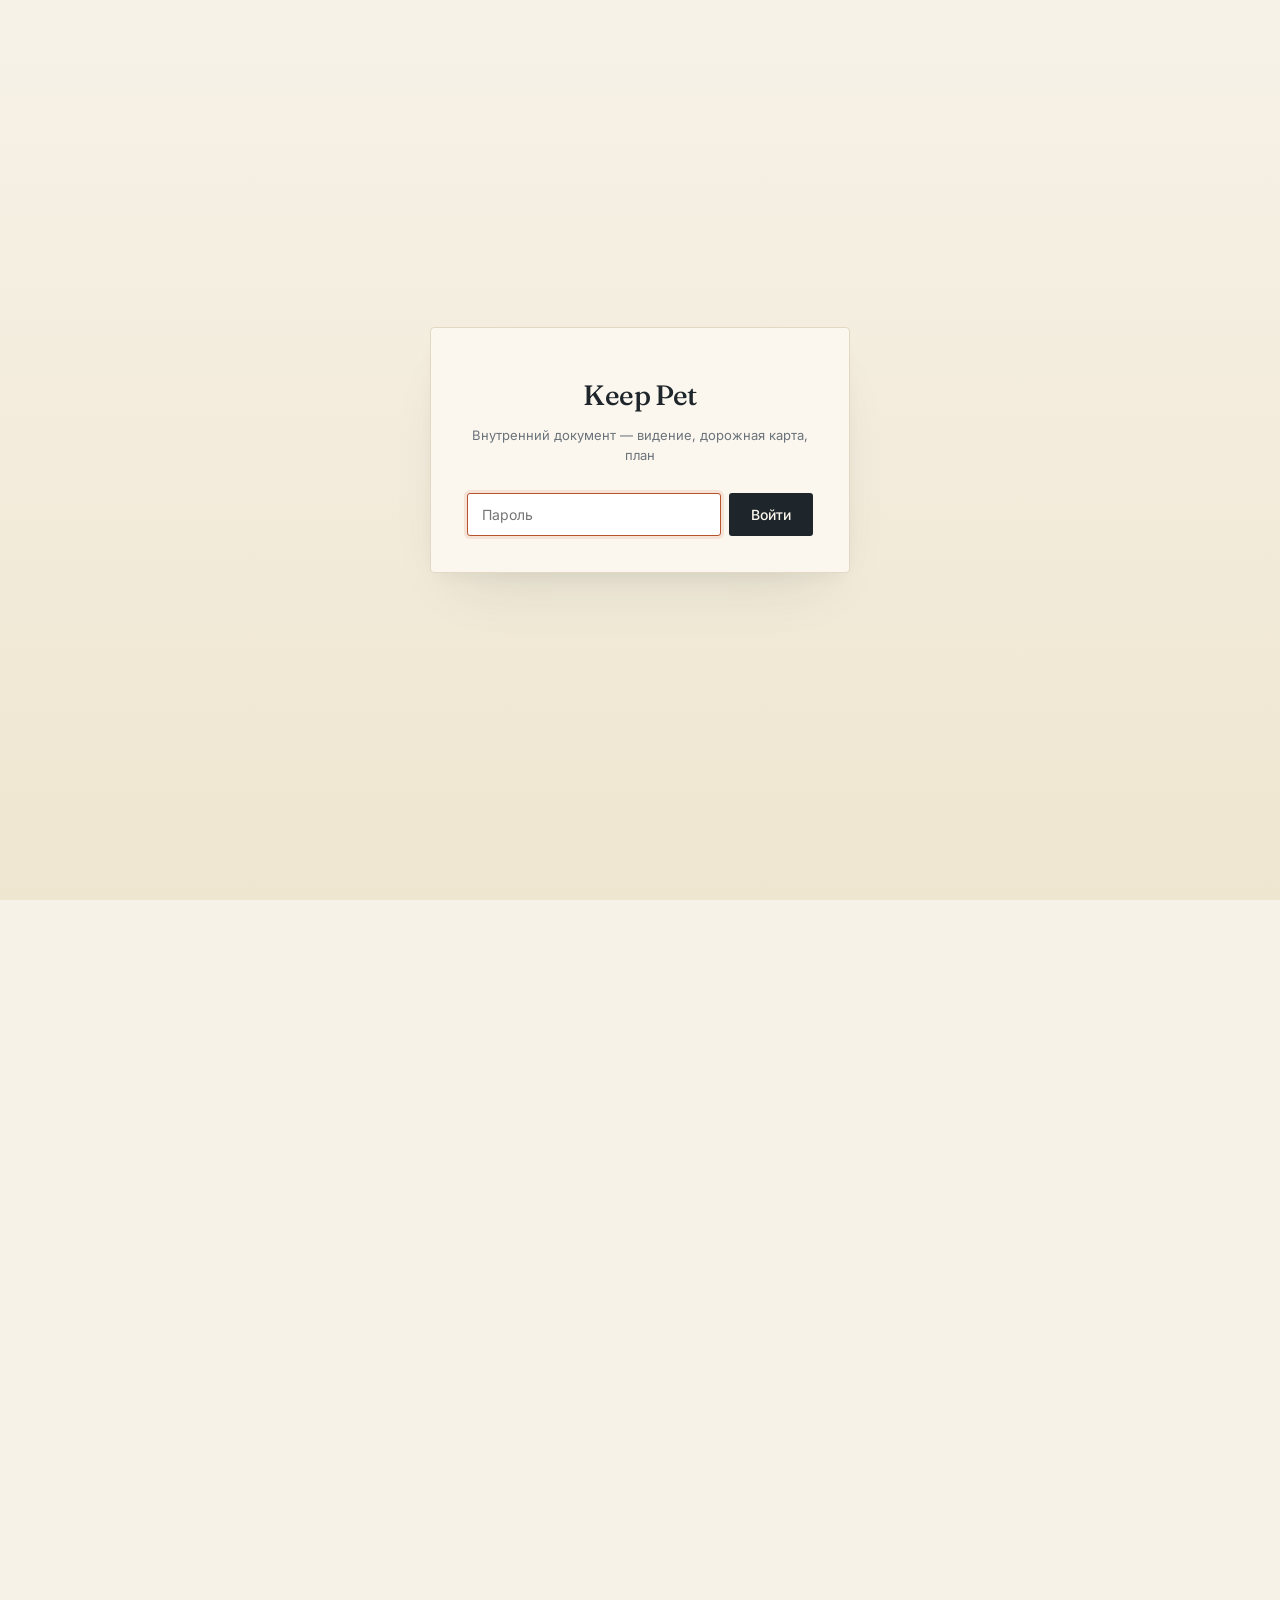
<file: sow.html>
<!DOCTYPE html>
<html lang="ru">
<head>
<meta charset="UTF-8">
<meta name="viewport" content="width=device-width, initial-scale=1.0">
<meta name="robots" content="noindex, nofollow">
<meta name="referrer" content="no-referrer">
<title>Keep Pet — Statement of Work v1</title>
<link rel="preconnect" href="https://fonts.googleapis.com">
<link rel="preconnect" href="https://fonts.gstatic.com" crossorigin>
<link href="https://fonts.googleapis.com/css2?family=Fraunces:ital,opsz,wght@0,9..144,300;0,9..144,400;0,9..144,500;0,9..144,600;0,9..144,700;1,9..144,300;1,9..144,400;1,9..144,500&family=IBM+Plex+Mono:ital,wght@0,400;0,500;1,400&family=Inter:wght@300;400;500;600;700&display=swap" rel="stylesheet">
<style>
:root {
  --bg: #F7F2E8; --bg-elev: #FBF7EE; --bg-card: #F0E9DB;
  --ink: #1F262B; --ink-mid: #3D4650; --ink-dim: #6B737A; --ink-faint: #9AA09F;
  --accent: #B8522D; --accent-deep: #8F3E20; --accent-soft: rgba(184, 82, 45, 0.07);
  --ochre: #C8872D; --ochre-soft: rgba(200, 135, 45, 0.08);
  --line: #E2D8C4; --line-strong: #C9BEA5;
  --success: #6B8E4E; --success-soft: rgba(107, 142, 78, 0.10);
  --serif: "Fraunces", "Source Serif 4", Georgia, serif;
  --sans: "Inter", -apple-system, BlinkMacSystemFont, "Segoe UI", "Helvetica Neue", sans-serif;
  --mono: "IBM Plex Mono", "SF Mono", "Menlo", monospace;
}
* { box-sizing: border-box; margin: 0; padding: 0; }
html, body { background: var(--bg); color: var(--ink); font-family: var(--sans); font-size: 16px; line-height: 1.65; -webkit-font-smoothing: antialiased; }
body::before { content: ""; position: fixed; inset: 0; pointer-events: none;
  background-image: radial-gradient(circle at 20% 30%, rgba(184, 82, 45, 0.015) 0%, transparent 40%), radial-gradient(circle at 80% 70%, rgba(200, 135, 45, 0.015) 0%, transparent 40%); z-index: -1; }
a { color: var(--accent); text-decoration: none; border-bottom: 1px solid rgba(184, 82, 45, 0.35); }
a:hover { border-bottom-color: var(--accent); }
.wrap { max-width: 880px; margin: 0 auto; padding: 56px 32px; }

header.hero { padding: 36px 0 36px 0; border-bottom: 1px solid var(--line); margin-bottom: 24px; }
.eyebrow { font-family: var(--mono); font-style: italic; color: var(--accent); font-size: 13px; letter-spacing: 0.04em; margin-bottom: 18px; display: flex; align-items: center; gap: 14px; }
.eyebrow::before { content: ""; width: 28px; height: 1px; background: var(--accent); }
.hero h1 { font-family: var(--serif); font-size: 48px; line-height: 1.06; font-weight: 400; margin-bottom: 22px; letter-spacing: -0.015em; color: var(--ink); text-wrap: balance; }
.hero h1 em { font-style: italic; color: var(--accent); font-weight: 400; }
.hero .subtitle { font-size: 17px; color: var(--ink-mid); max-width: 720px; margin-bottom: 26px; line-height: 1.55; }
.hero .meta { display: grid; grid-template-columns: repeat(4, 1fr); gap: 24px; padding-top: 26px; border-top: 1px solid var(--line); font-size: 14px; }
@media (max-width: 720px) { .hero .meta { grid-template-columns: repeat(2, 1fr); } }
.hero .meta .label { font-family: var(--mono); font-style: italic; color: var(--ink-faint); font-size: 11px; margin-bottom: 6px; letter-spacing: 0.02em; }
.hero .meta .value { color: var(--ink); font-weight: 500; }
.version-stamp { display: inline-flex; align-items: center; gap: 10px; background: var(--accent-soft); color: var(--accent-deep);
  padding: 4px 14px; border-radius: 2px; font-family: var(--mono); font-size: 11px; letter-spacing: 0.02em; margin-bottom: 22px; font-weight: 400; border-left: 2px solid var(--accent); }

.actions { display: flex; gap: 12px; margin-top: 24px; flex-wrap: wrap; }
.actions .btn { font-family: var(--mono); font-size: 12px; letter-spacing: 0.05em; padding: 10px 18px; border: 1px solid var(--accent); color: var(--accent); border-radius: 2px; text-decoration: none; border-bottom: 1px solid var(--accent); transition: background 0.2s; }
.actions .btn:hover { background: var(--accent-soft); }
.actions .btn.primary { background: var(--accent); color: white; }
.actions .btn.primary:hover { background: var(--accent-deep); }

h2 { font-family: var(--serif); font-weight: 400; font-size: 30px; line-height: 1.2; letter-spacing: -0.012em; margin: 48px 0 16px 0; }
h2 .num { font-family: var(--mono); font-size: 13px; color: var(--accent); margin-right: 14px; letter-spacing: 0.08em; }
h3 { font-family: var(--serif); font-size: 22px; font-weight: 500; line-height: 1.25; margin: 32px 0 12px 0; }
h4 { font-family: var(--serif); font-size: 18px; font-weight: 500; margin-top: 24px; margin-bottom: 8px; }
p { margin-bottom: 14px; color: var(--ink); }
ul, ol { margin: 0 0 16px 22px; }
li { margin-bottom: 6px; color: var(--ink); }
strong { font-weight: 600; color: var(--ink); }

blockquote { margin: 22px 0; padding: 6px 0 6px 22px; border-left: 2px solid var(--accent); font-family: var(--serif); font-style: italic; color: var(--ink-mid); font-size: 16px; line-height: 1.6; }
blockquote strong { font-style: normal; color: var(--ink); }

table { width: 100%; border-collapse: collapse; margin: 18px 0; font-size: 14px; }
th, td { padding: 12px 12px 12px 0; text-align: left; border-bottom: 1px solid var(--line); vertical-align: top; }
th { font-family: var(--serif); color: var(--ink-dim); font-weight: 500; font-size: 11px; letter-spacing: 0.08em; text-transform: uppercase; border-bottom: 1px solid var(--ink-faint); }
td code, p code, li code { font-family: var(--mono); font-size: 13px; background: var(--bg-card); padding: 1px 5px; border-radius: 2px; }

hr { border: none; border-top: 1px solid var(--line); margin: 36px 0; }

.callout { background: var(--accent-soft); border-left: 3px solid var(--accent); padding: 18px 22px; margin: 24px 0; font-family: var(--serif); font-size: 17px; line-height: 1.55; color: var(--ink); }
.callout strong { color: var(--accent-deep); }
.callout.ochre { background: var(--ochre-soft); border-left-color: var(--ochre); }
.callout.success { background: var(--success-soft); border-left-color: var(--success); }

.price-row { display: grid; grid-template-columns: repeat(3, 1fr); gap: 16px; margin: 24px 0; }
@media (max-width: 720px) { .price-row { grid-template-columns: 1fr; } }
.price-cell { background: var(--bg-card); padding: 18px 20px; border-radius: 4px; border: 1px solid var(--line); }
.price-cell .label { font-family: var(--mono); font-size: 11px; letter-spacing: 0.04em; color: var(--ink-faint); margin-bottom: 6px; }
.price-cell .value { font-family: var(--serif); font-size: 28px; font-weight: 500; color: var(--ink); margin-bottom: 4px; }
.price-cell .value .accent { color: var(--accent); }
.price-cell .desc { font-size: 13px; color: var(--ink-mid); line-height: 1.45; }

footer { padding: 36px 0 56px 0; color: var(--ink-faint); font-size: 13px; text-align: center; font-family: var(--serif); font-style: italic; border-top: 1px solid var(--line); margin-top: 32px; }
footer .logo { font-family: var(--serif); font-weight: 500; color: var(--accent); letter-spacing: 0.1em; font-variant: small-caps; text-transform: uppercase; font-style: normal; margin-bottom: 10px; font-size: 13px; }
footer code { font-family: var(--mono); font-style: normal; font-size: 12px; }

@media print {
  @page { size: A4; margin: 18mm 16mm; }
  html, body { background: #FFFFFF; font-size: 10.5pt; line-height: 1.5; }
  body::before { display: none; }
  .wrap { padding: 0; max-width: 100%; }
  header.hero { padding: 0 0 22px 0; page-break-after: avoid; }
  .hero h1 { font-size: 30pt; line-height: 1.05; margin-bottom: 14px; }
  .hero .subtitle { font-size: 12pt; margin-bottom: 18px; }
  .actions { display: none; }
  h2 { font-size: 19pt; margin: 28px 0 12px 0; page-break-after: avoid; }
  h3 { font-size: 14pt; margin: 18px 0 8px 0; page-break-after: avoid; }
  h4 { font-size: 12pt; margin-top: 14px; page-break-after: avoid; }
  p, li { font-size: 10.5pt; }
  table, blockquote, .callout, .price-row { page-break-inside: avoid; }
  *, *::before, *::after { -webkit-print-color-adjust: exact; print-color-adjust: exact; }
  a { color: var(--accent); border-bottom: none; }
  footer { padding: 18px 0; page-break-before: avoid; }
}
</style>
<link rel="stylesheet" href="assets/site.css">
</head>
<body data-page="sow" data-lang="ru">
<script defer src="assets/site.js"></script>

<div class="wrap">

<header class="hero">
  <div class="version-stamp">SOW · v1 · 2026-05-16 · post-call 15 мая</div>
  <div class="eyebrow">Keep Pet · Statement of Work · контракт</div>
  <h1>€12,000 за 6 недель — <em>locked scope, 8 acceptance criteria</em>.</h1>
  <p class="subtitle">Statement of Work между Cone Red и Keep Pet после звонка 15 мая. Re-cost €19k → €12k за счёт PWA-deferred + free credit programs + heavy reuse (Bankstor TMA + Di-Mentor memory + Granat OCR). Murgav как параллельный TG-бот для России включён.</p>
  <div class="meta">
    <div><div class="label">Ceiling</div><div class="value">€12,000</div></div>
    <div><div class="label">Floor</div><div class="value">€10,000</div></div>
    <div><div class="label">Сроки</div><div class="value">6 недель</div></div>
    <div><div class="label">Pre-payment</div><div class="value">€4,000</div></div>
  </div>
  <div class="actions">
    <a class="btn primary" href="javascript:window.print()">Скачать PDF (Cmd+P)</a>
    <a class="btn" href="plan.html">← План разработки</a>
    <a class="btn" href="spec.html">MVP Спецификация</a>
    <a class="btn" href="index.html">На главную</a>
  </div>
</header>

<hr />

<h2><span class="num">0</span>TL;DR</h2>

<div class="price-row">
  <div class="price-cell">
    <div class="label">Ceiling</div>
    <div class="value"><span class="accent">€12,000</span></div>
    <div class="desc">Если buffer использован полностью</div>
  </div>
  <div class="price-cell">
    <div class="label">Floor</div>
    <div class="value">€10,000</div>
    <div class="desc">Если buffer не понадобился</div>
  </div>
  <div class="price-cell">
    <div class="label">Pre-payment</div>
    <div class="value">€4,000</div>
    <div class="desc">Триггер kickoff</div>
  </div>
</div>

<table>
<tr><th>Параметр</th><th>Значение</th></tr>
<tr><td>Скоуп</td><td>TG-бот Keep Pet + TG-бот Murgav (RU) + 6 ядерных функций + Memory Layer + QR-share</td></tr>
<tr><td>Сроки</td><td>6 календарных недель от kickoff</td></tr>
<tr><td>Бюджет</td><td><strong>€10,000 floor · €12,000 ceiling</strong> (включая €2k buffer)</td></tr>
<tr><td>Pre-payment</td><td>€4,000 (триггер kickoff)</td></tr>
<tr><td>Mid-milestone</td><td>€4,000 (week 3, AC #1-4 closed)</td></tr>
<tr><td>Final</td><td>€2,000–€4,000 (week 6, AC #5-8 closed, зависит от buffer)</td></tr>
<tr><td>Что НЕ входит</td><td>PWA, vet voice-memo, lost-pet poster, real-time AI, ежедневные рутины, native app, Alice, фото-альбом — всё parking lot для v2</td></tr>
</table>

<hr />

<h2><span class="num">1</span>Что мы строим (locked scope)</h2>

<h3>1.1 Ядро — TG-бот Keep Pet</h3>

<table>
<tr><th>#</th><th>Функция</th><th>Описание</th></tr>
<tr><td>1</td><td><strong>Онбординг flow</strong></td><td>Команда <code>/start</code> → серия вопросов → OCR-распознавание бумажного паспорта (Tesseract + GPT-4V fallback) → LLM-парсер → MCQ-уточнения для непонятных полей → готовый паспорт за 3–5 минут</td></tr>
<tr><td>2</td><td><strong>Паспорт питомца</strong></td><td>Структурированная карточка: кличка, вид, порода, возраст, пол/стерилизация, чип, регион, прививки, аллергии, фото. Single source of truth.</td></tr>
<tr><td>3</td><td><strong>Прививочный календарь + push</strong></td><td>Cron-job: проход по всем активным паспортам ежедневно, расчёт следующей даты прививки по возрасту/породе/региону, push в TG за 14/7/1 день</td></tr>
<tr><td>4</td><td><strong>Read-only паспорт + QR-share</strong></td><td>Кнопка «Поделиться» внутри Telegram Mini App → QR-код → ветеринар сканирует → видит паспорт без регистрации. Reuse внутреннего CR Telegram MiniApp scaffold.</td></tr>
<tr><td>5</td><td><strong>Еженедельный чек-ин</strong></td><td>Воскресенье 19:00 (или выбранное время): бот задаёт 3 закрытых + 1 открытый вопрос. Ответы (голос или текст) идут в очередь, без real-time AI.</td></tr>
<tr><td>6</td><td><strong>Memory Layer (per-pet)</strong></td><td>Postgres + pgvector + RLS (NULLIF-guarded). <strong>Lift из Di-Mentor Phase 1</strong> (production-tested 9/9 anti-leakage). AI summary и адаптивные вопросы используют per-pet историю, не общий контекст.</td></tr>
</table>

<p><strong>Опциональное в v1 (если buffer позволяет):</strong> monthly summary batch worker — Whisper транскрипция + Qwen/router LLM summary, push доставка раз в месяц. Если scope давит — переносим на v1.1.</p>

<h3>1.2 Murgav — российская версия</h3>

<p><strong>Те же 6 функций</strong>, отдельный TG-бот, отдельный сервер (TimeWeb Питер ~€30/мес infra), отдельный логотип. Параллельное развёртывание = 1 день инженера на branding swap + smoke-test.</p>

<p><strong>Почему отдельно:</strong> Telegram в России работает с особенностями (VPN, замедления), плюс часть внешних сервисов недоступна. Параллельная инфраструктура решает технически.</p>

<p><strong>Кому адресован:</strong> существующая аудитория Олега (~700 пользователей, ~400 активных) на территории России. Start с них — лояльны, известны команде.</p>

<h3>1.3 Архитектура (high-level)</h3>

<ul>
<li><strong>TMA (Telegram Mini App)</strong> — единственный канал в v1. PWA отложена на Phase-2.</li>
<li><strong>OCR:</strong> Tesseract self-hosted + GPT-4V fallback + LLM-парсер</li>
<li><strong>AI:</strong> router pattern — Codex/GPT credits + Xiaomi MIMO + Anthropic partner program + Z.AI subscription ($100/мес) fallback. <strong>Apply на free credit programs week 1.</strong></li>
<li><strong>Memory layer:</strong> Postgres + pgvector + RLS NULLIF-guarded (Di-Mentor Phase 1 lift)</li>
<li><strong>Two-region deployment:</strong> Amsterdam (Keep Pet international) + Питер (Murgav RU)</li>
<li><strong>Runtime cost:</strong> near-zero за счёт free credit programs + small hosting (~€100/мес total)</li>
</ul>

<hr />

<h2><span class="num">2</span>Acceptance Criteria</h2>

<p>Все 8 пунктов должны быть закрыты до публичного запуска. Если что-то не закрыто — не запускаем, не invoicе final транш.</p>

<ol>
<li><strong>Онбординг conversion ≥ 60%</strong> на 10 тестерах (создали паспорт от клика)</li>
<li><strong>Time-to-passport ≤ 5 мин</strong> с фото / ≤ 8 мин без фото на средних тестерах</li>
<li><strong>OCR + LLM-парсер + MCQ</strong> работает на 5 фейковых паспортах с разными форматами (RU + DE + IL bilingual)</li>
<li><strong>Прививочный календарь fires correctly</strong> — push приходит за 14/7/1 день (emulated test на 3 случая)</li>
<li><strong>Memory layer active</strong> — AI summary использует per-pet историю чек-инов (не общий контекст)</li>
<li><strong>QR-share работает</strong> в Safari + Chrome + любом vet-планшете (3 устройства проверены)</li>
<li><strong>Murgav deployed</strong> — Питерский сервер активен, branding swapped, smoke-test green</li>
<li><strong>0 critical errors в Sentry</strong> за 48 часов smoke-test на 10 пользователях</li>
</ol>

<hr />

<h2><span class="num">3</span>Сроки — 6 недель</h2>

<table>
<tr><th>Неделя</th><th>Главное</th><th>Acceptance triggers</th></tr>
<tr><td><strong>1</strong></td><td>Pre-flight reuse inventory (Bankstor TMA + Di-Mentor memory + Granat OCR) · Backend skeleton · Infra ready · Apply на free credit programs</td><td>Backend live · reuse-инвентаризация подтверждена ИЛИ flag raised</td></tr>
<tr><td><strong>2</strong></td><td>Онбординг flow + OCR pipeline + LLM-парсер + MCQ</td><td><strong>AC #2, #3 closed</strong></td></tr>
<tr><td><strong>3</strong></td><td>Read-only passport + QR-share via TMA · Vaccination cron · Memory layer schema</td><td><strong>AC #1, #4 closed</strong> · <strong>MID-MILESTONE PAYMENT</strong></td></tr>
<tr><td><strong>4</strong></td><td>Weekly check-in flow · Memory layer integration · Adaptive Q baseline</td><td><strong>AC #5 closed</strong></td></tr>
<tr><td><strong>5</strong></td><td>Murgav deployment + branding swap · End-to-end QA · Monthly summary (если buffer)</td><td><strong>AC #7 closed</strong></td></tr>
<tr><td><strong>6</strong></td><td>Buffer / polish · Smoke-test 10 пользователей · Документация</td><td><strong>AC #6, #8 closed</strong> · <strong>FINAL PAYMENT</strong></td></tr>
</table>

<hr />

<h2><span class="num">4</span>Бюджет и оплата</h2>

<h3>4.1 Скоуп — build cost</h3>

<table>
<tr><th>Блок</th><th>Effort</th><th>€</th></tr>
<tr><td>Backend glue (auth, БД, API, паспорт schema — <strong>hard reuse</strong> Bankstor + Di-Mentor)</td><td>1.0 нед</td><td>2,250</td></tr>
<tr><td>Онбординг flow (OCR + LLM-парсер + MCQ — <strong>reuse</strong> Granat OCR pipeline)</td><td>0.8 нед</td><td>2,000</td></tr>
<tr><td>TG-бот scaffold + read-only passport + QR-share (<strong>reuse</strong> CR internal TMA scaffold)</td><td>0.8 нед</td><td>2,000</td></tr>
<tr><td>Прививочный календарь + push (cron, без AI)</td><td>0.3 нед</td><td>750</td></tr>
<tr><td>Weekly check-in flow (голос + кнопки, без AI на этом шаге)</td><td>0.5 нед</td><td>1,250</td></tr>
<tr><td>Memory Layer integration (<strong>lift</strong> Di-Mentor Phase 1)</td><td>0.3 нед</td><td>750</td></tr>
<tr><td>Murgav branding + parallel deploy</td><td>0.1 нед</td><td>250</td></tr>
<tr><td>Инфра, deploy, мониторинг, telemetry</td><td>0.2 нед</td><td>500</td></tr>
<tr><td><strong>Subtotal build</strong></td><td><strong>4.0 нед</strong></td><td><strong>€9,750</strong></td></tr>
<tr><td>Buffer (testing, polish, contingency, free credit applications)</td><td>1.5 нед</td><td>2,000</td></tr>
<tr><td>Runtime 3 мес (hosting Amsterdam + Питер, LLM через free credits)</td><td>—</td><td>250</td></tr>
<tr><td><strong>GRAND CEILING</strong></td><td></td><td><strong>€12,000</strong></td></tr>
<tr><td><strong>GRAND FLOOR</strong> (если buffer не использован)</td><td></td><td><strong>€10,000</strong></td></tr>
</table>

<h3>4.2 График оплаты</h3>

<table>
<tr><th>Транш</th><th>Сумма</th><th>Триггер</th><th>Обязательство</th></tr>
<tr><td><strong>1. Pre-payment</strong></td><td><strong>€4,000</strong></td><td>Day 0 — pre-payment landed</td><td>Блокирует senior engineer; kickoff next business day</td></tr>
<tr><td><strong>2. Mid-milestone</strong></td><td><strong>€4,000</strong></td><td>After Week 3</td><td>AC #1, #2, #3, #4 closed</td></tr>
<tr><td><strong>3. Final</strong></td><td><strong>€2,000–€4,000</strong></td><td>After Week 6</td><td>AC #5, #6, #7, #8 closed. <strong>Размер зависит от buffer:</strong> €2k если buffer не использован, €4k если использован полностью</td></tr>
</table>

<p><strong>Floor</strong> (clean delivery, buffer не нужен): €4k + €4k + €2k = <strong>€10,000</strong><br>
<strong>Ceiling</strong> (buffer использован): €4k + €4k + €4k = <strong>€12,000</strong></p>

<h3>4.3 Триггер kickoff</h3>

<blockquote><strong>Kickoff = next business day after pre-payment €4,000 landed.</strong> Не календарная дата.</blockquote>

<p>Почему: на Cone Red parallel идут Tampere Horizon-prep, Cloudmaven, Casino Phase 01, Granat scaling. Без pre-payment-сигнала любой инженер может быть pulled на горящий проект. Pre-payment превращает «возможно» в «забронировано» — и <strong>делает срыв сроков проблемой обеих сторон, а не только моей.</strong></p>

<p>После May 9 это <strong>третий раз</strong> когда я называю эту структуру (Apr 22 → 1 мая slip, Fri 8 May → Sat 9 May slip — два предыдущих slip моей стороны). Pre-payment-triggered kickoff — митигация против slip #3.</p>

<p><strong>Если pre-payment landed Sat 17 May</strong> → kickoff <strong>Mon 19 May</strong> → launch <strong>~Mon 30 June</strong>.<br>
<strong>Если landed Mon 19 May</strong> → kickoff <strong>Tue 20 May</strong> → launch <strong>~Tue 1 July</strong>. Линейно.</p>

<hr />

<h2><span class="num">5</span>Коммерческая гибкость — открыто к обсуждению</h2>

<div class="callout">
Текущий ценник <strong>€12,000</strong> — это deep discount от изначальных market-rate estimations (~€40–45k за такой скоуп greenfield + buffer + 3-month runtime).
</div>

<p>Скидка живёт за счёт:</p>
<ul>
<li>Тяжёлого reuse-pile (Di-Mentor Phase 1 memory layer + Bankstor TMA scaffold + Granat OCR pipeline)</li>
<li>Free credit programs на LLM (Codex/GPT + Xiaomi MIMO + Anthropic partner + Z.AI fallback)</li>
<li>Friend-rate + cap-table commitment (10% Cone Red, закрыто 6 мая)</li>
</ul>

<h3>5.1 Мы открыты к двум механизмам</h3>

<h4>Механизм A · Development credit от будущих стадий</h4>

<p>Часть €12k можно зафиксировать как <strong>dev-credit от будущего seed-раунда</strong> — формат convertible (получаем equity или приоритетную выплату при closing), не cash сейчас. Структура обсуждаема:</p>
<ul>
<li><strong>Minimum cash сейчас</strong> — достаточно чтобы заблокировать senior engineer (~€4–6k)</li>
<li><strong>Balance отложен</strong> до закрытия seed-раунда — конвертируется в equity или приоритетную выплату по соглашению</li>
<li>Подписываем простой promissory note или конвертируем в SAFE если хочется чище</li>
</ul>

<p>Это даёт Keep Pet возможность стартовать MVP без полного cash-burden + сохраняет skin in the game с обеих сторон.</p>

<h4>Механизм B · Trigger-revert при подъёме раунда</h4>

<p>Если Keep Pet поднимает seed-раунд (€300K+ из Vision §Phase-2), ценник на <strong>оставшиеся фазы работы</strong> пересчитывается по изначальным estimations (до anchor €30k friend-rate, ближе к market €40–45k за эквивалентный объём работ).</p>

<p>Это касается:</p>
<ul>
<li>Phase-2 build (PWA + native app + B2B partnerships integrations)</li>
<li>Real-time AI чат как paid-tier (€4–5k → market: €6–8k)</li>
<li>Дополнительные локали и регионы</li>
<li>Yandex Alice integration</li>
</ul>

<div class="callout ochre">
<strong>Принцип.</strong> Мы хотим, чтобы у Keep Pet был cleanest possible MVP-старт без cash-давления, и <strong>at the same time</strong> не оказаться в позиции «сделали за бесплатно, а они подняли $300K и взяли другого подрядчика на Phase-2». Trigger-revert защищает обе стороны.
</div>

<p><strong>Что обсуждаемо:</strong> exact split между cash и credit · trigger threshold (что считается «raised») · конкретный коэффициент пересчёта в Phase-2 · структура конвертации (note vs SAFE vs прямой equity).</p>

<p><strong>Что не обсуждаемо:</strong> ничего — назови предпочтительную структуру, отстроим вокруг неё.</p>

<hr />

<h2><span class="num">6</span>Что НЕ входит (parking lot, Phase-2)</h2>

<p>Не блокирует MVP, не возвращается в v1 без новой оценки. Полный список — в <a href="spec.html#parking-lot">spec §7</a>.</p>

<ul>
<li><strong>PWA</strong> (стандартное web-приложение) — отложено на week 7+ если есть traction. На звонке 15 мая Юля и Олег подтвердили: TG-first strategy.</li>
<li><strong>Vet voice-memo capture</strong> — v2, +€2,500 + 1 нед когда возвращается</li>
<li><strong>Lost-pet poster generator</strong> — v2, +€1,500–2,000</li>
<li><strong>Real-time AI чат</strong> («поговори с виртуальным ветеринаром») — v2 как платная фича, +€4,000–5,000</li>
<li><strong>Ежедневные рутины + проактивные напоминания</strong> — v2, +€1,500</li>
<li><strong>Native iOS/Android app</strong> — Phase-2 если PWA-лимиты бьют, +€8,000–12,000</li>
<li><strong>Yandex Alice integration</strong> — v2, +€2,500–3,500</li>
<li><strong>Фото-альбом / Memories video</strong> — v2, +€1,500</li>
<li><strong>Сезонные алерты</strong> (клещи, жара) — v2, +€750</li>
<li><strong>Карты ветеринаров с записью</strong> (партнёрские) — v2 после партнёрки, +€1,000+</li>
<li><strong>B2B страховые/корм-партнёрки</strong> — Phase-2 после 10K-user gate</li>
</ul>

<hr />

<h2><span class="num">7</span>Риски и митигации</h2>

<table>
<tr><th>Риск</th><th>Вероятность</th><th>Митигация</th></tr>
<tr><td><strong>Reuse не подхватывается чисто</strong> (Bankstor TMA / Di-Mentor memory / Granat OCR)</td><td>Medium</td><td><strong>Week 1 pre-flight inventory</strong> — если фрагмент не подхватывается, raise immediately + re-cost before тратим</td></tr>
<tr><td><strong>Free credit programs</strong> не одобряют все</td><td>Medium</td><td>Z.AI subscription $100/мес платный fallback включён в runtime €250</td></tr>
<tr><td><strong>OCR качество на бумажных паспортах</strong> (особенно RU + IL bilingual)</td><td>Medium</td><td>MCQ-fallback работает в любом случае; pre-curate 3 паспорта week 1</td></tr>
<tr><td><strong>Murgav инфраструктура</strong> (Питер) не работает параллельно</td><td>Low</td><td>Параллельная база, не зеркало; deploy 1-day engineer test первым делом week 5</td></tr>
<tr><td><strong>Slip третий раз подряд</strong> (Apr 22 → 1 May, Fri 8 May → Sat 9 May)</td><td>Medium-Low</td><td><strong>Pre-payment triggered kickoff</strong> (§4.3); без денег on the table не обещаю календарную дату</td></tr>
<tr><td><strong>Scope creep</strong> (новые идеи в Google Doc запросятся в MVP)</td><td>Medium</td><td>Жёсткое правило: всё в Google Doc после kickoff = parking lot, в v1 не идёт</td></tr>
</table>

<hr />

<h2><span class="num">8</span>Команда</h2>

<h3>8.1 Cone Red side</h3>

<table>
<tr><th>Роль</th><th>Кто</th><th>Доля</th></tr>
<tr><td>Senior Engineer</td><td>Cone Red (locked после pre-payment)</td><td>100% × 5 нед build</td></tr>
<tr><td>Architecture + redteam + memory layer lift</td><td>Дима Левин</td><td>10–15%</td></tr>
<tr><td>Reuse-codebase support</td><td>Cone Red support (Di-Mentor / Bankstor / Granat)</td><td>5–10% on-demand</td></tr>
</table>

<h3>8.2 Keep Pet side</h3>

<table>
<tr><th>Кто</th><th>Что</th><th>Когда</th></tr>
<tr><td><strong>Олег</strong></td><td>Pre-payment + ответы на spec §8 (7 вопросов) + 1–2 стратегических слайда по фандингу</td><td>Week 1–2</td></tr>
<tr><td><strong>Юля</strong></td><td>Launch-copy для TG-каналов + подбор 10 тестеров из 700-юзерной аудитории + регион-стратегия</td><td>Week 5–6</td></tr>
<tr><td><strong>Сергей</strong></td><td>Холодный взгляд на unit-economics после первого месяца тестинга</td><td>Week 6+</td></tr>
</table>

<hr />

<h2><span class="num">9</span>Подписи / acknowledgment</h2>

<p>Этот SOW зафиксирован на основании:</p>
<ul>
<li>Звонок <strong>15 мая 14:00</strong> (transcript: <code>transcripts/keep pet _ Transcription Export.md</code>)</li>
<li>Звонок 6 мая (Part 1 + Part 2)</li>
<li>Звонок 21 апреля</li>
<li><a href="spec.html">MVP Спецификация v1</a> · <a href="plan.html">План разработки v1</a> · <a href="vision.html">Видение v6</a></li>
</ul>

<p><strong>Подтверждение от Keep Pet команды:</strong> Олег Аванесов, Юлия Красильникова, Сергей Островский — устное согласие на kickoff next week pending no questions в созвоне 16 мая (без меня).</p>

<p><strong>Старт работы:</strong> Mon 19 May (или next business day after €4,000 pre-payment landed, что позже).</p>

<hr />

<h3>Changelog vs. May 9 dev-plan (€19k)</h3>

<table>
<tr><th>Тема</th><th>dev-plan v1 (May 9)</th><th>SOW v1 (May 16)</th><th>Эффект</th></tr>
<tr><td>Budget anchor</td><td>€19,000 ceiling</td><td><strong>€12,000 ceiling / €10,000 floor</strong></td><td>−€7k</td></tr>
<tr><td>PWA</td><td>в скоупе (€2,500)</td><td><strong>parking lot</strong></td><td>−€2,500</td></tr>
<tr><td>Murgav (RU вариант)</td><td>не упомянут</td><td><strong>+1 deployment, same features</strong></td><td>+€250 work + €30/мес infra</td></tr>
<tr><td>Memory Layer</td><td>implied в §3.3 без AC</td><td><strong>explicit AC #5</strong></td><td>+€750 integration</td></tr>
<tr><td>Runtime</td><td>€1,000 (3 мес)</td><td><strong>€250</strong> через free credit programs</td><td>−€750</td></tr>
<tr><td>Backend glue</td><td>€3,750</td><td><strong>€2,250</strong> (harder Bankstor reuse)</td><td>−€1,500</td></tr>
<tr><td>Read-only passport + QR</td><td>€750 в «хочется»</td><td><strong>€0 inline</strong> (reuse CR internal TMA scaffold)</td><td>−€750</td></tr>
<tr><td>Buffer</td><td>€1,750</td><td>€2,000</td><td>+€250</td></tr>
<tr><td>Payment</td><td>€7,500 pre + €11,500 final</td><td><strong>€4k pre + €4k mid + €2–4k final</strong></td><td>три транша, привязаны к AC</td></tr>
<tr><td>Коммерческая гибкость</td><td>не упоминается</td><td><strong>+ §5 — credit mechanism + raise-revert</strong></td><td>new</td></tr>
</table>

<p style="margin-top: 36px;"><em>SOW v1 by Dima Levin · Cone Red × Keep Pet · 2026-05-16. Re-cost from €19k → €12k ceiling based on: PWA deferred + runtime free via credit programs + heavy reuse Bankstor TMA / Di-Mentor memory / Granat OCR + Murgav added as parallel deployment. <strong>If reuse doesn't catch in Week 1 inventory — communicated immediately + re-cost discussion before spending.</strong></em></p>

<footer>
  <div class="logo">Cone Red</div>
  <div>Statement of Work · Keep Pet · 2026-05-16 · <code>dvlevin.github.io/keep-pet/sow.html</code></div>
</footer>

</div>
</body>
</html>
</file>
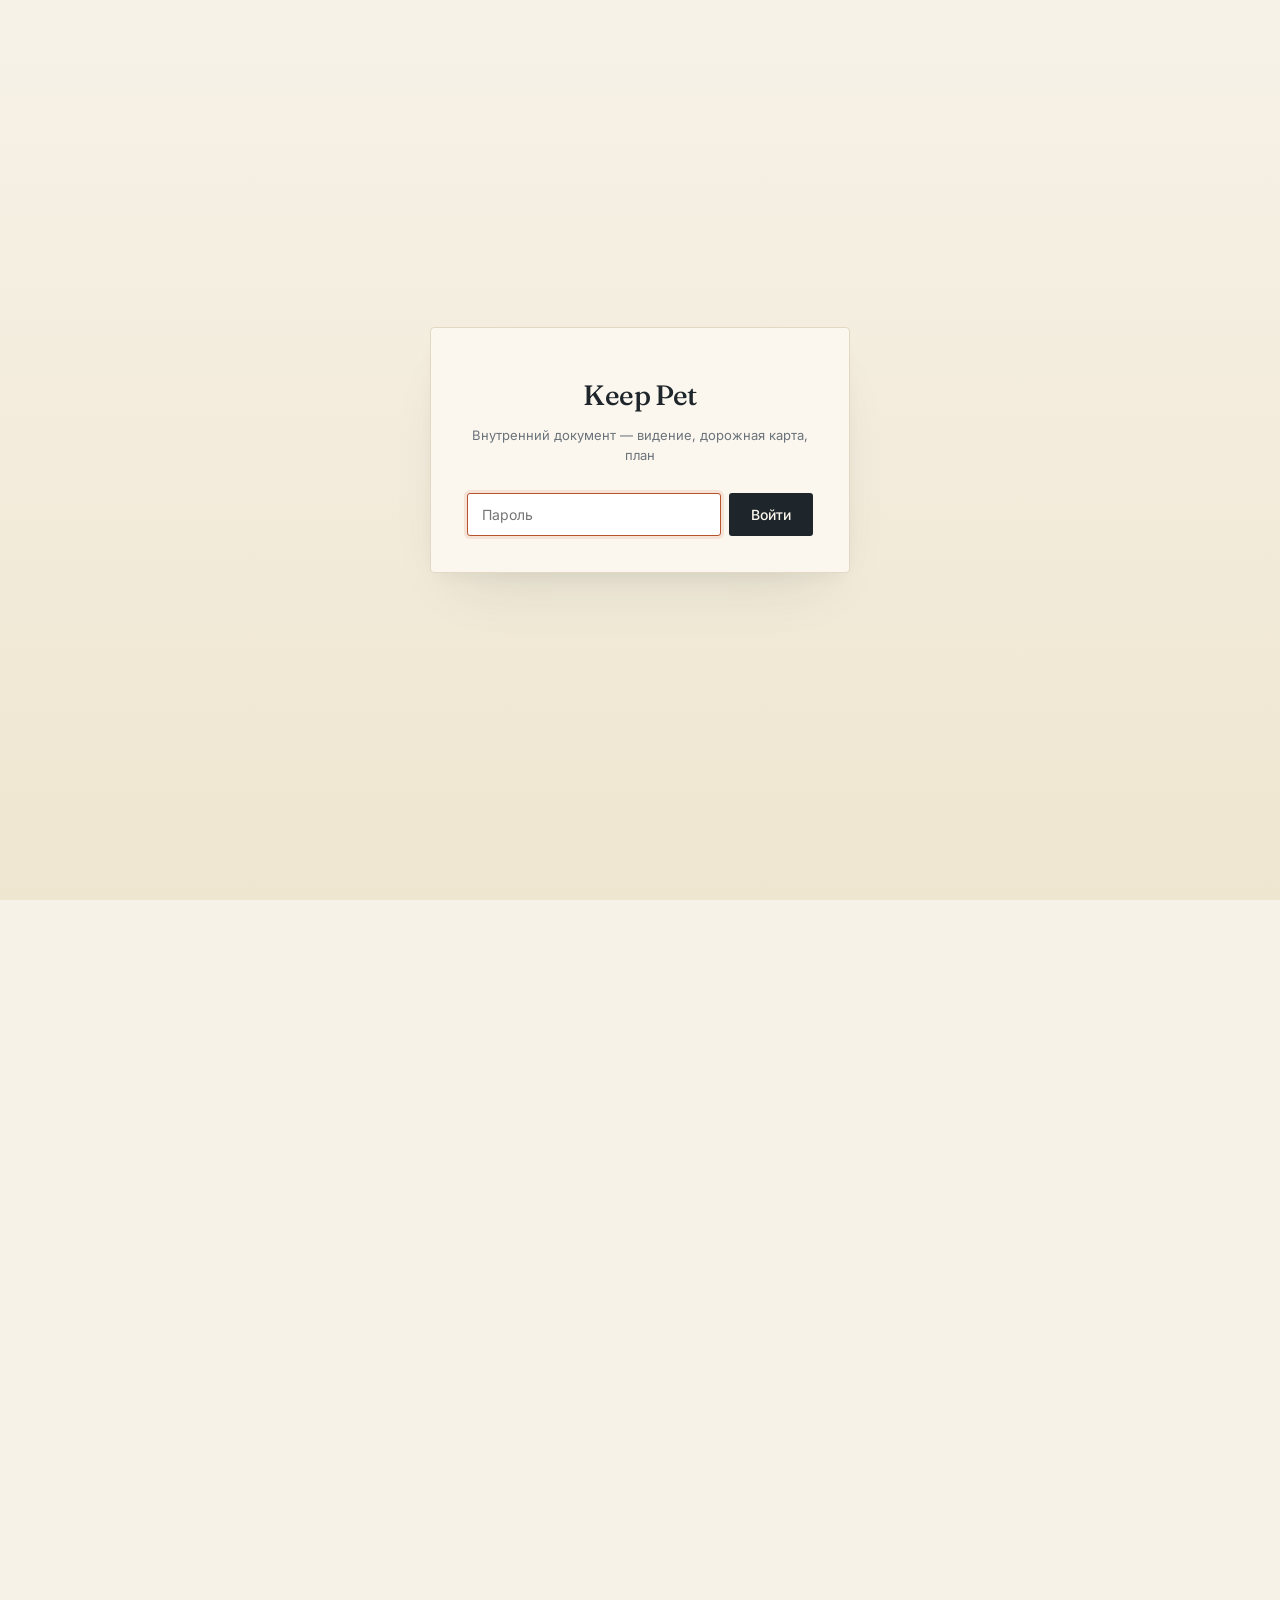
<file: spec.html>
<!DOCTYPE html>
<html lang="ru">
<head>
<meta charset="UTF-8">
<meta name="viewport" content="width=device-width, initial-scale=1.0">
<meta name="robots" content="noindex, nofollow">
<meta name="referrer" content="no-referrer">
<title>Keep Pet — MVP Спецификация v1</title>
<link rel="preconnect" href="https://fonts.googleapis.com">
<link rel="preconnect" href="https://fonts.gstatic.com" crossorigin>
<link href="https://fonts.googleapis.com/css2?family=Fraunces:ital,opsz,wght@0,9..144,300;0,9..144,400;0,9..144,500;0,9..144,600;0,9..144,700;1,9..144,300;1,9..144,400;1,9..144,500&family=IBM+Plex+Mono:ital,wght@0,400;0,500;1,400&family=Inter:wght@300;400;500;600;700&display=swap" rel="stylesheet">
<style>

:root {
  --bg: #F7F2E8;
  --bg-elev: #FBF7EE;
  --bg-card: #F0E9DB;
  --ink: #1F262B;
  --ink-mid: #3D4650;
  --ink-dim: #6B737A;
  --ink-faint: #9AA09F;
  --accent: #B8522D;
  --accent-deep: #8F3E20;
  --accent-soft: rgba(184, 82, 45, 0.07);
  --ochre: #C8872D;
  --ochre-soft: rgba(200, 135, 45, 0.08);
  --line: #E2D8C4;
  --line-strong: #C9BEA5;
  --success: #6B8E4E;
  --success-soft: rgba(107, 142, 78, 0.10);
  --serif: "Fraunces", "Source Serif 4", Georgia, serif;
  --sans: "Inter", -apple-system, BlinkMacSystemFont, "Segoe UI", "Helvetica Neue", "PT Sans", sans-serif;
  --mono: "IBM Plex Mono", "SF Mono", "Menlo", monospace;
}
* { box-sizing: border-box; margin: 0; padding: 0; }
html, body {
  background: var(--bg);
  color: var(--ink);
  font-family: var(--sans);
  font-size: 16px;
  line-height: 1.65;
  -webkit-font-smoothing: antialiased;
  -moz-osx-font-smoothing: grayscale;
}
body::before {
  content: "";
  position: fixed; inset: 0; pointer-events: none;
  background-image:
    radial-gradient(circle at 20% 30%, rgba(184, 82, 45, 0.015) 0%, transparent 40%),
    radial-gradient(circle at 80% 70%, rgba(200, 135, 45, 0.015) 0%, transparent 40%);
  z-index: -1;
}
a { color: var(--accent); text-decoration: none; border-bottom: 1px solid rgba(184, 82, 45, 0.35); }
a:hover { border-bottom-color: var(--accent); }
.wrap { max-width: 880px; margin: 0 auto; padding: 56px 32px; }

header.hero { padding: 56px 0 48px 0; border-bottom: 1px solid var(--line); margin-bottom: 24px; }
.hero .eyebrow {
  font-family: var(--mono);
  font-style: italic;
  color: var(--accent);
  font-size: 13px;
  letter-spacing: 0.04em;
  margin-bottom: 18px;
  font-weight: 400;
  display: flex;
  align-items: center;
  gap: 14px;
}
.hero .eyebrow::before {
  content: ""; width: 28px; height: 1px; background: var(--accent);
}
.hero h1 {
  font-family: var(--serif);
  font-size: 52px;
  line-height: 1.06;
  font-weight: 400;
  margin-bottom: 22px;
  letter-spacing: -0.015em;
  color: var(--ink);
  text-wrap: balance;
}
.hero h1 em {
  font-style: italic; color: var(--accent); font-weight: 400;
}
.hero .subtitle {
  font-size: 18px; color: var(--ink-mid); max-width: 720px; margin-bottom: 32px; line-height: 1.55;
}
.hero .meta {
  display: grid;
  grid-template-columns: repeat(4, 1fr);
  gap: 24px;
  padding-top: 26px;
  border-top: 1px solid var(--line);
  font-size: 14px;
}
@media (max-width: 720px) { .hero .meta { grid-template-columns: repeat(2, 1fr); } }
.hero .meta .label {
  font-family: var(--mono); font-style: italic; color: var(--ink-faint);
  font-size: 11px; margin-bottom: 6px; letter-spacing: 0.02em;
}
.hero .meta .value { color: var(--ink); font-weight: 500; }
.hero .version-stamp {
  display: inline-flex; align-items: center; gap: 10px;
  background: var(--accent-soft); color: var(--accent-deep);
  padding: 4px 14px; border-radius: 2px;
  font-family: var(--mono); font-size: 11px; letter-spacing: 0.02em;
  margin-bottom: 22px; font-weight: 400; border-left: 2px solid var(--accent);
}

h1, h2, h3, h4, h5, h6 { color: var(--ink); }
h2 {
  font-family: var(--serif); font-weight: 400; font-size: 32px; line-height: 1.18;
  letter-spacing: -0.012em; margin: 56px 0 18px 0; text-wrap: balance;
}
h2 em { font-style: italic; color: var(--accent); }
h3 {
  font-family: var(--serif); font-size: 24px; font-weight: 500; line-height: 1.25;
  margin: 36px 0 14px 0; letter-spacing: -0.005em;
}
h4 {
  font-family: var(--serif); font-size: 19px; font-weight: 500;
  margin-top: 28px; margin-bottom: 10px;
}
p { margin-bottom: 16px; color: var(--ink); }
ul, ol { margin: 0 0 18px 22px; }
li { margin-bottom: 8px; color: var(--ink); }
strong { font-weight: 600; color: var(--ink); }
em { font-style: italic; }

blockquote {
  margin: 22px 0;
  padding: 6px 0 6px 22px;
  border-left: 2px solid var(--accent);
  font-family: var(--serif);
  font-style: italic;
  color: var(--ink-mid);
  font-size: 16px;
  line-height: 1.6;
}
blockquote p { margin-bottom: 10px; }
blockquote p:last-child { margin-bottom: 0; }
blockquote strong { font-style: normal; color: var(--ink); }

table { width: 100%; border-collapse: collapse; margin: 22px 0; font-size: 14px; }
th, td {
  padding: 12px 12px 12px 0; text-align: left; border-bottom: 1px solid var(--line); vertical-align: top;
}
th {
  font-family: var(--serif); color: var(--ink-dim); font-weight: 500; font-size: 11px;
  letter-spacing: 0.08em; text-transform: uppercase; font-variant: small-caps;
  border-bottom: 1px solid var(--ink-faint);
}
td { color: var(--ink); }
td code, p code, li code { font-family: var(--mono); font-size: 13px; background: var(--bg-card); padding: 1px 5px; border-radius: 2px; }

pre {
  background: var(--bg-card);
  padding: 18px 20px;
  border-radius: 4px;
  font-family: var(--mono);
  font-size: 13px;
  line-height: 1.55;
  overflow-x: auto;
  margin: 18px 0;
  border-left: 2px solid var(--ochre);
}
pre code { background: none; padding: 0; font-size: 13px; }

hr { border: none; border-top: 1px solid var(--line); margin: 36px 0; }

footer {
  padding: 36px 0 56px 0;
  color: var(--ink-faint);
  font-size: 13px;
  text-align: center;
  font-family: var(--serif);
  font-style: italic;
  border-top: 1px solid var(--line);
  margin-top: 32px;
}
footer .logo {
  font-family: var(--serif); font-weight: 500; color: var(--accent);
  letter-spacing: 0.1em; font-variant: small-caps; text-transform: uppercase;
  font-style: normal; margin-bottom: 10px; font-size: 13px;
}
footer code { font-family: var(--mono); font-style: normal; font-size: 12px; }

@media print {
  @page { size: A4; margin: 18mm 16mm; }
  html, body { background: #FFFFFF; font-size: 10.5pt; line-height: 1.5; }
  body::before { display: none; }
  .wrap { padding: 0; max-width: 100%; }
  header.hero { padding: 0 0 22px 0; page-break-after: avoid; }
  .hero h1 { font-size: 30pt; line-height: 1.05; margin-bottom: 14px; }
  .hero .subtitle { font-size: 12pt; margin-bottom: 18px; }
  h2 { font-size: 19pt; margin: 28px 0 12px 0; page-break-after: avoid; }
  h3 { font-size: 14pt; margin: 18px 0 8px 0; page-break-after: avoid; }
  h4 { font-size: 12pt; margin-top: 14px; page-break-after: avoid; }
  p, li { font-size: 10.5pt; }
  table, blockquote, pre { page-break-inside: avoid; }
  *, *::before, *::after { -webkit-print-color-adjust: exact; print-color-adjust: exact; }
  a { color: var(--accent); border-bottom: none; }
  footer { padding: 18px 0; page-break-before: avoid; }
}

</style>
<link rel="stylesheet" href="assets/site.css">
</head>
<body data-page="spec" data-lang="ru">
<script defer src="assets/site.js"></script>
<div class="wrap">

<header class="hero">
  <div class="version-stamp">MVP Спецификация · v1 · 2026-05-09 · после созвона 6 мая</div>
  <div class="eyebrow">Keep Pet · MVP Спецификация · для Олега, Юли, Сергея</div>
  <h1>Финальный скоуп MVP — <em>зафиксировано на созвоне 6 мая</em>.</h1>
  <p class="subtitle">Три ядерные фичи: паспорт + напоминания о прививках + еженедельный голосовой чек-ин. Telegram-бот + PWA. Free-first. Архитектура с router-pattern и batch-processing для near-zero variable cost. 4–6 недель до первых пользователей.</p>
  <div class="meta"><div><div class="label">Стадия</div><div class="value">active build readiness</div></div><div><div class="label">Скоуп</div><div class="value">3 ядерные фичи</div></div><div><div class="label">Сроки</div><div class="value">4–6 недель</div></div><div><div class="label">Анкер</div><div class="value">≤ €19,000 (re-cost)</div></div></div>
</header>

<hr />
<h2>1 · TL;DR (на одну страницу)</h2>
<p><strong>Что строим:</strong> Telegram-бот + PWA с тремя ядерными фичами.</p>
<table>
<thead>
<tr>
<th>#</th>
<th>Фича</th>
<th>Что делает</th>
<th>Зачем</th>
</tr>
</thead>
<tbody>
<tr>
<td>1</td>
<td><strong>Паспорт питомца</strong></td>
<td>Авто-генерируется во время онбординга. OCR обрабатывает фото бумажного паспорта + ветсправок → структурированная карточка животного.</td>
<td>База, к которой возвращаешься. Без паспорта остальные фичи не работают.</td>
</tr>
<tr>
<td>2</td>
<td><strong>Напоминания о прививках</strong></td>
<td>По данным паспорта (возраст · порода · регион) — push в TG/PWA за 2 недели до срока.</td>
<td><strong>Якорь установки.</strong> "Поставь, чтобы не забыть привить."</td>
</tr>
<tr>
<td>3</td>
<td><strong>Еженедельный голосовой чек-ин</strong></td>
<td>Воскресенье вечер: бот задаёт 3–4 закрытых вопроса + 1 открытый. Пользователь отвечает голосом. AI-ка раз в месяц выдаёт summary («твой питомец стал активнее»).</td>
<td><strong>Ритм возврата.</strong> Раз в неделю — реалистично, не давит.</td>
</tr>
</tbody>
</table>
<p><strong>Не в MVP:</strong> lost-pet poster, vet voice-memo capture (запись разговора с ветеринаром), ежедневные рутины, real-time AI чат, фото-альбом, Яндекс/Алиса. Всё в parking lot — см. § 7.</p>
<p><strong>Целевая метрика Phase-1:</strong> 10 000 бесплатных пользователей при стоимости привлечения &lt; $1.50/пользователя → история тракшна для VC → seed-раунд $300K.</p>
<p><strong>Бюджет:</strong> ре-кост в <code>dev-plan.md</code>. Изначальный потолок €30k, новый скоуп уже́, ожидается €15–20k.</p>
<p><strong>Сроки:</strong> 4–6 недель от kickoff до первых пользователей.</p>
<hr />
<h2>2 · Принципы, на которых стоит MVP</h2>
<p>Эти принципы — не пожелания, а ограничения. Каждая фича сверяется с ними.</p>
<h3>2.1 Бесплатно по умолчанию (free-first)</h3>
<blockquote>
<p>«Если люди за это платить не будут — мы набираем многомиллионную аудиторию, и наш стратегический план по монетизации после того, как у нас пользователей зашкалило за 10 тысяч, мы идём и партнёримся.»<br />
— Олег, 6 мая</p>
</blockquote>
<p>Подписка на MVP <strong>не вводится</strong>. Платный апгрейд — только пост-фандинг, после доказательства тракшна. Это значит:</p>
<ul>
<li>Архитектура должна нести себя сама на бесплатном инференсе.</li>
<li>Variable cost на пользователя стремится к нулю (см. § 4 Архитектура).</li>
<li>Не строим биллинг, не строим payment paths, не сегментируем фичи по тарифам.</li>
</ul>
<h3>2.2 Еженедельный ритм, не ежедневный</h3>
<blockquote>
<p>«Приложения, которые заставляют тебя каждый день — ты всё равно не будешь это делать. Давайте будем реалистами.»<br />
— Юлия, 6 мая</p>
</blockquote>
<p>Ежедневное взаимодействие — идеал, к которому стремимся; ежедневное <strong>навязывание</strong> — шаг к unsubscribe. MVP заложен на еженедельный пинг с возможностью пользователя ответить когда удобно (не в момент пуша).</p>
<h3>2.3 Голос — ввод, не обязательный канал</h3>
<p>Голосовое сообщение — <strong>самый дешёвый ввод для пользователя</strong> (нажал кнопку, наговорил, отпустил). Но не обязательный. Текст работает везде, где работает голос. Не блокируем пользователей, у которых неудобно записывать.</p>
<h3>2.4 OCR-онбординг как анти-CAC-инфляция</h3>
<p>Пользователь, который потратил 5 минут на загрузку фото паспорта своего животного, <strong>в 10 раз ценнее</strong> случайного клика. Это:<br />
- Естественный gate: пройдут только те, кто реально ищет решение.<br />
- Сразу даёт паспорт — value-delivered с первой сессии.<br />
- Снижает variable cost: AI обработка концентрируется в один пик при онбординге, а не размазывается по всем дням.</p>
<h3>2.5 Architecture-first для cost</h3>
<p>Вся техническая структура подчинена одному: <strong>минимальный variable cost на пользователя в месяц</strong>. Это значит router pattern (§ 4.2), batch processing (§ 4.3), отдельный путь для real-time AI как платная фича (parking lot).</p>
<hr />
<h2>3 · Фичи MVP — детально</h2>
<h3>3.1 Паспорт питомца</h3>
<p><strong>Что это:</strong> структурированная карточка животного, доступная в TG-боте и PWA. Single source of truth для всего остального.</p>
<p><strong>Поля паспорта (v1):</strong><br />
- Кличка<br />
- Вид (кошка / собака — кошки first per Apr 21 lock)<br />
- Порода (опционально)<br />
- Дата рождения / возраст<br />
- Пол · стерилизация (да/нет)<br />
- Чип (номер, опционально)<br />
- Регион (для региональных рекомендаций)<br />
- Прививки: что · когда сделано · когда следующая<br />
- Аллергии / особенности (свободный текст)<br />
- Фото (главное + дополнительные, опционально)</p>
<p><strong>Как создаётся (онбординг flow):</strong></p>
<pre><code>Пользователь нажимает /start в TG-боте или открывает PWA
   │
   ▼
Шаг 1: «Привет! Как зовут твоего питомца?» → текст
   │
   ▼
Шаг 2: «Кошка или собака?» → кнопки
   │
   ▼
Шаг 3: «Есть ли у тебя бумажный паспорт или справка от ветеринара?»
   ├─ ДА → Шаг 4А: «Сфотографируй паспорт» → OCR → автозаполнение
   │                ↓
   │           AI задаёт уточняющие вопросы пока не наберётся 85% полей
   │                ↓
   │           «Готово! Вот твой цифровой паспорт» → showcase
   │
   └─ НЕТ → Шаг 4Б: серия вопросов в формате MCQ (порода, возраст, прививки)
                    ↓
                Минимальный паспорт собран → showcase
   │
   ▼
Шаг 5: «Хочешь, я буду напоминать о следующей прививке?» → ДА (всегда)
   │
   ▼
Шаг 6: «Раз в неделю я буду спрашивать как дела у [Имя]. Удобное время?» → выбор
   │
   ▼
Онбординг завершён. Паспорт активен.
</code></pre>
<p><strong>Технология:</strong><br />
- OCR: открытая модель (Tesseract или аналог) + LLM-парсер для разбора текста. Никаких проприетарных API.<br />
- Уточняющие вопросы: один LLM-call на всю серию (1 раз на пользователя за всё время онбординга), не итеративный чат.<br />
- Хранение: Postgres, паспорт = JSON в одной таблице.</p>
<p><strong>UI/UX заметки:</strong><br />
- TG-бот: inline keyboards для кнопок, реплай-кнопка для голоса.<br />
- PWA: пошаговая форма с прогресс-баром «3 из 6». Можно сохранить и продолжить позже.<br />
- Время онбординга цель: &lt; 5 минут с фото паспорта, &lt; 8 минут без.</p>
<p><strong>Паспорт как самостоятельный артефакт:</strong><br />
- Кнопка «Поделиться паспортом» → генерирует QR-код или короткую ссылку → открывает read-only страницу для ветеринара.<br />
- НЕТ требования регистрации у ветеринара — он просто открывает ссылку.<br />
- Это бесплатная виральная фича: каждый поход к ветеринару = демонстрация продукта живому профессионалу.</p>
<h3>3.2 Напоминания о прививках</h3>
<p><strong>Что это:</strong> вычисленные на основе паспорта пуши за 2 недели до срока следующей прививки.</p>
<p><strong>Логика:</strong><br />
- При создании паспорта: AI смотрит возраст + породу + дату последней прививки → вычисляет следующую дату по стандартному календарю (CDC / ВОЗ для Европы / российский ветпротокол).<br />
- За 14 дней до срока: push в TG.<br />
- За 7 дней: повтор.<br />
- За 1 день: финальный.<br />
- В пуше: «Через [N] дней — прививка от [бешенства]. У тебя записан ветеринар?» + кнопка «Записан / Перенёс / Помоги найти ветеринара».</p>
<p><strong>Опциональное:</strong><br />
- «Помоги найти ветеринара» в v1 = просто открытая Google Map с поиском по региону (без партнёрки). В v2 — партнёрка.</p>
<p><strong>Зачем это якорь установки:</strong></p>
<blockquote>
<p>«Люди часто забывают о том, что надо сделать прививку своему животному. Чтобы установили наше приложение в качестве напоминания о прививке, а дальше мы с помощью других инструментов заставляем пользователя чаще его использовать.»<br />
— Юлия, 6 мая</p>
</blockquote>
<p>Это <strong>функциональная польза</strong> независимая от AI — работает даже если пользователь не отвечает на чек-ины. Создаёт reason-to-install за 5 секунд.</p>
<p><strong>Технология:</strong><br />
- Cron job раз в день, проходит по всем активным паспортам, считает «есть ли прививка через 14/7/1 день?»<br />
- Никакого LLM не нужно. Простой Python.<br />
- Variable cost: ~$0.</p>
<h3>3.3 Еженедельный голосовой чек-ин</h3>
<p><strong>Что это:</strong> в воскресенье вечером (или в выбранное пользователем время) бот пишет: «Привет! Как [Имя] провёл эту неделю?» + предлагает короткий опрос.</p>
<p><strong>Структура опроса (на 3–4 минуты):</strong></p>
<ol>
<li>«[Имя] нормально ел эту неделю?» — кнопки: ✅ Да / ⚠️ Хуже / ❌ Совсем плохо</li>
<li>«Сколько раз гулял? (для собак) / Активный был? (для кошек)» — кнопки: 🟢 Норма / 🟡 Меньше обычного / 🔴 Малоподвижный</li>
<li>«Что-то заметил необычное?» — кнопки: ✅ Всё ок / 📝 Записать</li>
<li>«Хочешь рассказать что-то ещё?» — открытый ответ голосом или текстом</li>
</ol>
<p><strong>Что происходит с ответами:</strong><br />
- Закрытые ответы: записываются в timeseries-таблицу (paspas_id, дата, мелтрика, значение).<br />
- Голос/текст ответа на открытый вопрос: транскрибируется (Whisper open-source) + сохраняется как лог-запись.<br />
- <strong>AI не вызывается синхронно</strong> — это всё идёт в очередь.</p>
<p><strong>Как пользователь получает обратку:</strong><br />
- Раз в месяц (и раз в начале — после первых 4 еженедельных опросов): batch-processed AI summary.<br />
- Пример: «За последний месяц [Кличка] стал есть на 20% меньше относительно нормы. Возможно, стоит обратить внимание на [причины]. Если это длится больше 3 дней — рекомендуем визит к ветеринару.»<br />
- Summary доставляется как push в TG/PWA + сохраняется в истории.</p>
<p><strong>Адаптивная часть (v1.1, не блокирует MVP):</strong></p>
<blockquote>
<p>«Накапливает вопросы про конкретно этого животного, и он уже выдаёт те вопросы, которые он должен задавать ему.»<br />
— Сергей, 6 мая</p>
</blockquote>
<p>После 4 опросов у нас есть baseline для конкретного животного. AI начинает варьировать вопросы: «На прошлой неделе ты сказал, что [Имя] хуже ест. Ситуация улучшилась?» Это включается во второй итерации, когда у нас есть данные.</p>
<p><strong>Технология:</strong><br />
- Транскрипция: Whisper (open-source, self-hosted на CPU — copies-to-disk, обработка батчами).<br />
- LLM для summary: батч-job раз в день, использует router pattern (§ 4.2). Один call на пользователя в месяц = ~$0.001 себестоимости.<br />
- UI: inline-кнопки в TG, обычная форма в PWA. Голос — нативные TG voice messages.</p>
<p><strong>Variable cost оценка на 10K пользователей:</strong><br />
- Транскрипция: 10K × 4 голосовых/мес × 30 сек × $0/мин (Whisper self-hosted) = $0 переменных<br />
- LLM summary: 10K × 1 call/мес ≈ $10/мес base, $30/мес peak когда router падает на платный fallback<br />
- Хранилище: 10K × 100 KB паспорт + лог = ~1 GB total = ~$0.10/мес<br />
- Self-hosted Qwen GPU idle + S3 egress + log storage: ~$30-50/мес buffer<br />
- <strong>Public anchor: ≤ $0.01/user/month</strong> (consrvative, защищает от провайдер-сбоев и GPU-цены)<br />
- <strong>Internal target: ~$0.001-0.005/user/month</strong> при идеальном router uptime</p>
<p>Соответствует <code>playbooks/AI_COST_COMPRESSION.md §9</code> audit checklist для free-first продукта.</p>
<hr />
<h2>4 · Архитектура</h2>
<h3>4.1 Общая схема</h3>
<pre><code>┌──────────────────┐    ┌──────────────────┐
│  Telegram-бот    │    │      PWA         │
│  (BotFather +    │    │ (React + service │
│   webhook)       │    │     worker)      │
└────────┬─────────┘    └────────┬─────────┘
         │                       │
         └───────────┬───────────┘
                     │
              ┌──────▼──────┐
              │   API       │
              │ (FastAPI    │
              │  / Node)    │
              └──────┬──────┘
                     │
        ┌────────────┼────────────┐
        │            │            │
   ┌────▼────┐  ┌────▼────┐  ┌────▼────┐
   │Postgres │  │ Redis   │  │ Object  │
   │(пасс-   │  │ (queue) │  │ Storage │
   │ порты)  │  │         │  │ (фото,  │
   │         │  │         │  │ голос)  │
   └─────────┘  └────┬────┘  └─────────┘
                     │
            ┌────────┴────────┐
            │                 │
       ┌────▼────┐      ┌─────▼────┐
       │ Realtime│      │  Batch   │
       │ workers │      │  workers │
       │ (OCR,   │      │ (summary,│
       │  парсинг│      │ adaptive │
       │  ответов│      │ Q-gen)   │
       └────┬────┘      └─────┬────┘
            │                 │
            └────────┬────────┘
                     │
              ┌──────▼──────┐
              │ AI Router   │
              │ (см. §4.2)  │
              └─────────────┘
</code></pre>
<h3>4.2 Router pattern (динамический выбор модели)</h3>
<blockquote>
<p>«Мы выстраиваем систему роутера, который на текущий момент смотрит, какие модели доступны бесплатно, и эту модель автоматически подставляет под клиента, чтобы вообще не было никаких кастов на AI.»<br />
— Дима, 6 мая</p>
</blockquote>
<p><strong>Принцип:</strong> для каждого AI-задания (онбординг-парсер, summary-генератор, Q-extension в v1.1) выбирается провайдер по приоритету:</p>
<table>
<thead>
<tr>
<th>Приоритет</th>
<th>Провайдер</th>
<th>Условие</th>
</tr>
</thead>
<tbody>
<tr>
<td>1</td>
<td>Xiaomi MIMO (если партнёрство сложится)</td>
<td>бесплатные токены</td>
</tr>
<tr>
<td>2</td>
<td>Qwen 3.6 (open weights)</td>
<td>self-hosted на наших GPU, near-zero cost</td>
</tr>
<tr>
<td>3</td>
<td>Любой провайдер с активным free-tier</td>
<td>мониторим в реальном времени</td>
</tr>
<tr>
<td>4</td>
<td>Платный fallback (если всё легло)</td>
<td>OpenAI / Anthropic, но <strong>только</strong> для critical-path</td>
</tr>
</tbody>
</table>
<p><strong>Заметка про надёжность:</strong></p>
<blockquote>
<p>«Иногда могут быть один-два дня такие, когда будет сама система давать какие-то неверные ответы. Надо подумать, как это митигировать.»<br />
— Дима, 6 мая</p>
</blockquote>
<p>Митигация:<br />
- Все AI-задания <strong>idempotent</strong> — если ответ плохой, переделываем без последствий.<br />
- Confidence score на каждом ответе. Низкий confidence → откладываем в retry queue, ждём другого провайдера.<br />
- Critical-path операции (создание паспорта при онбординге) <strong>должны</strong> иметь рабочий fallback на платный провайдер — здесь экономить нельзя, иначе пользователь уходит.</p>
<p><strong>Yulia note:</strong> «На первом этапе это не нужно, это потом будем урезать.» Согласен — в первую неделю MVP можно использовать одну модель (тот же Qwen 3.6 или free-tier Anthropic), router включаем когда дойдём до 1K пользователей.</p>
<h3>4.3 Batch processing для не-реалтайма</h3>
<p><strong>Принцип:</strong> всё, что не требует ответа сейчас, идёт в очередь и обрабатывается раз в день.</p>
<p><strong>Что в batch:</strong><br />
- Еженедельные summary<br />
- Адаптивные Q-extension (v1.1)<br />
- Cleanup транскриптов<br />
- Регенерация паспорта если пользователь добавил новые данные</p>
<p><strong>Что в realtime:</strong><br />
- Онбординг (пользователь ждёт)<br />
- Кнопочные ответы в чек-ине (просто запись в БД, без AI)<br />
- Push-уведомления о прививках (cron, не AI)</p>
<p><strong>Экономика:</strong> batch-цены у всех провайдеров в 2–3 раза ниже realtime. + мы можем выбирать самый дешёвый в момент обработки.</p>
<h3>4.4 OCR-pipeline</h3>
<pre><code>Пользователь загружает фото паспорта/справки
         │
         ▼
Object storage сохраняет оригинал
         │
         ▼
OCR (Tesseract или GPT-4V вначале, потом self-hosted)
         │
         ▼
LLM-парсер: «Извлеки из этого текста: кличка, порода,
            возраст, прививки → JSON»
         │
         ▼
Postgres: добавляем в паспорт
         │
         ▼
LLM проверяет: все 85% полей собраны?
         ├─ ДА → онбординг завершён
         └─ НЕТ → задаём уточняющие вопросы
</code></pre>
<p><strong>Цена:</strong> один call на пользователя за всё время онбординга. На 10K пользователей = ~$10–30 за всё время (одноразово).</p>
<h3>4.5 Стек</h3>
<table>
<thead>
<tr>
<th>Слой</th>
<th>Выбор</th>
<th>Обоснование</th>
</tr>
</thead>
<tbody>
<tr>
<td>Языки</td>
<td>Python (API + workers) + TypeScript (PWA)</td>
<td>Стандарт Cone Red. Reuse.</td>
</tr>
<tr>
<td>API</td>
<td>FastAPI</td>
<td>Reuse: используем в Conversa, A-genie, Granat.</td>
</tr>
<tr>
<td>TG-бот</td>
<td>aiogram (async)</td>
<td>Стандарт.</td>
</tr>
<tr>
<td>PWA</td>
<td>React + Vite + service worker</td>
<td>Стандарт.</td>
</tr>
<tr>
<td>БД</td>
<td>Postgres + pgvector (на будущее, для эмбеддингов)</td>
<td>Reuse: Granat, Memory Layer.</td>
</tr>
<tr>
<td>Очередь</td>
<td>Redis + RQ (или Celery)</td>
<td>Простое.</td>
</tr>
<tr>
<td>Объектное хранилище</td>
<td>S3-совместимое (DigitalOcean Spaces)</td>
<td>Дёшево, без vendor lock-in.</td>
</tr>
<tr>
<td>Транскрипция</td>
<td>Whisper open-source (CPU-batch)</td>
<td>$0 variable cost.</td>
</tr>
<tr>
<td>LLM (router)</td>
<td>Qwen 3.6 / Xiaomi MIMO / paid fallback</td>
<td>См. §4.2</td>
</tr>
<tr>
<td>Хостинг</td>
<td>DigitalOcean / Hetzner</td>
<td>Дёшево, простое, под €30k бюджет.</td>
</tr>
<tr>
<td>Мониторинг</td>
<td>Sentry + Grafana</td>
<td>Стандарт.</td>
</tr>
</tbody>
</table>
<hr />
<h2>5 · User journeys (концептуально)</h2>
<h3>5.1 Сценарий: «У меня кошка, и я забыла, когда последняя прививка»</h3>
<ol>
<li>Видит пост в TG-канале «Жизнь с котиком в Берлине»: «Бесплатный сервис — паспорт твоей кошки + напомнит о прививках».</li>
<li>Нажимает на ссылку → открывается TG-бот.</li>
<li>Вводит «Муся», «кошка», «5 лет», фотографирует свежую справку от ветеринара.</li>
<li>OCR извлекает: «прививка от бешенства 2026-02-15».</li>
<li>Бот считает: следующая через год → push на 2027-02-01.</li>
<li>«Готово, Муся записана. Я напомню тебе про прививку 1 февраля 2027.»</li>
<li>Через 7 дней: первый чек-ин в воскресенье вечером.</li>
</ol>
<p><strong>Время до value:</strong> ~3 минуты от клика до «готового паспорта».</p>
<h3>5.2 Сценарий: «Сергей хочет понять, как его пёс себя чувствует»</h3>
<ol>
<li>Установил приложение 3 недели назад, заполнил паспорт.</li>
<li>Воскресенье 19:00, push: «Как [Кличка] провёл эту неделю?»</li>
<li>Открывает PWA, отвечает на 3 кнопки за 30 секунд.</li>
<li>На последний открытый вопрос: «Что-то заметил?» — наговаривает голосом 1 минуту: «На прошлой неделе он не хотел гулять в дождь, но в остальном всё ок».</li>
<li>Закрывает приложение.</li>
<li><strong>Через 4 недели</strong>: push: «За месяц [Кличка] стал есть на 15% меньше относительно начала. Возможно стоит проверить с ветеринаром. Также — он стал менее активен в дождливые дни, что нормально для его породы.»</li>
</ol>
<p><strong>Value-loop:</strong> короткие пять чек-инов → один полезный инсайт.</p>
<h3>5.3 Сценарий: «У ветеринара»</h3>
<ol>
<li>Анна привела Мурку к ветеринару.</li>
<li>На приёме: «Покажите карту вашей кошки.»</li>
<li>Анна открывает Keep Pet → нажимает «Поделиться паспортом» → QR-код.</li>
<li>Ветеринар сканирует → читает паспорт на своём планшете.</li>
<li>Ветеринар: «А что это за приложение?» → Анна объясняет → ветеринар записывает себе.</li>
<li><strong>Виральный hop без затрат</strong> — ветеринар становится рекомендатором.</li>
</ol>
<hr />
<h2>6 · Метрики Phase-1</h2>
<p><strong>Главная метрика:</strong> <strong>число активных пользователей</strong> (зашёл и заполнил паспорт + ответил хотя бы на 1 чек-ин).</p>
<p><strong>Цель Phase-1:</strong> 10 000 активных пользователей в течение 6 месяцев после публичного запуска.</p>
<p><strong>Под-метрики:</strong></p>
<table>
<thead>
<tr>
<th>Метрика</th>
<th>Цель</th>
<th>Измеряем</th>
</tr>
</thead>
<tbody>
<tr>
<td>Onboarding completion rate</td>
<td>≥ 60%</td>
<td>(создали паспорт) / (открыли бот)</td>
</tr>
<tr>
<td>Week-1 retention</td>
<td>≥ 50%</td>
<td>ответили на первый чек-ин</td>
</tr>
<tr>
<td>Week-4 retention</td>
<td>≥ 30%</td>
<td>ответили на 4-й чек-ин</td>
</tr>
<tr>
<td>CAC (paid каналы)</td>
<td>≤ $1.50</td>
<td>(потрачено) / (новые пользователи). $1.50 = 50% margin поверх Олегова прежнего TG-channel benchmark $1/user — буфер на ухудшение.</td>
</tr>
<tr>
<td>CAC (органика + рефералы)</td>
<td>~ $0</td>
<td>трекаем UTM из TG-каналов и referral links</td>
</tr>
<tr>
<td>Variable cost / user / month</td>
<td>≤ $0.01</td>
<td>сумма AI + хостинг / активные пользователи (см. §3.3 cost оценку)</td>
</tr>
</tbody>
</table>
<p><strong>Что НЕ метрика Phase-1:</strong><br />
- DAU (намеренно — еженедельный ритм)<br />
- Revenue (намеренно — free-first)<br />
- Number of vet partnerships (вет-канал killed)<br />
- App-store rating (PWA, нет store)</p>
<p><strong>Когда переходим в Phase-2:</strong><br />
- 10K активных пользователей зафиксировано<br />
- CAC stability подтверждён (доллар не уплыл)<br />
- Variable cost validation (можем кормить 100K без bankruptcy)<br />
- → seed pitch к VC с тракшн-стори</p>
<hr />
<h2>7 · Out-of-MVP (parking lot)</h2>
<p>Эти фичи <strong>не блокируют запуск</strong>, но описаны, чтобы:<br />
- Архитектура их закладывала (никаких рефакторингов потом)<br />
- Команда не возвращалась к спорам «а почему этого нет»</p>
<table>
<thead>
<tr>
<th>Фича</th>
<th>Источник</th>
<th>Куда</th>
</tr>
</thead>
<tbody>
<tr>
<td><strong>Lost-pet poster generator</strong></td>
<td>Юлия, Apr 21</td>
<td>v2 — после 5K пользователей</td>
</tr>
<tr>
<td><strong>Vet voice-memo capture</strong> (запись разговора с ветеринаром)</td>
<td>Юлия, Apr 21</td>
<td>v2 — спросить Юлю явно, остаётся ли в приоритетах</td>
</tr>
<tr>
<td><strong>Ежедневные рутины + проактивные напоминания играть/гулять</strong></td>
<td>Сергей, May 6</td>
<td>v2 — когда у нас будут данные о per-pet baseline</td>
</tr>
<tr>
<td><strong>Real-time AI чат («поговори с виртуальным ветеринаром»)</strong></td>
<td>Дима + Олег</td>
<td>v2 — как <strong>платная</strong> фича post-monetization</td>
</tr>
<tr>
<td><strong>Фото-альбом / Memories video</strong></td>
<td>Юлия, May 6</td>
<td>v2 — viral retention loop</td>
</tr>
<tr>
<td><strong>Yandex Alice integration</strong></td>
<td>Дима, May 6</td>
<td>v2 — триггер: prototype готов, идём к Яндексу</td>
</tr>
<tr>
<td><strong>Pet emotion estimation</strong> (биометрия, не «переводчик»)</td>
<td>Олег, Apr 21</td>
<td>v3 — зависит от reopened wearable lane</td>
</tr>
<tr>
<td><strong>Wearable / collar ingestion</strong></td>
<td>Юлия blocked Apr 21</td>
<td>v3 — contingent on traction + Yulia re-opening</td>
</tr>
<tr>
<td><strong>B2B страховые партнёрки</strong> (IRAO Georgia · Lemonade Pet · Tractive×Napo precedent)</td>
<td>Brief #12</td>
<td>Phase-2 — после 10K-user gate</td>
</tr>
<tr>
<td><strong>B2B food brand партнёрки</strong> (Mayoring · Nestle/Purina · Mars)</td>
<td>Олег + Anton Reznikov</td>
<td>Phase-2 — после 10K-user gate</td>
</tr>
<tr>
<td><strong>Карты ветеринаров с записью</strong></td>
<td>Дима, May 6 (отбился от вет-channel)</td>
<td>v2 — базовый Google Maps в v1, partnership-based в v2</td>
</tr>
<tr>
<td><strong>Сезонные алерты</strong> (клещи, жара, сезонные риски)</td>
<td>Юлия, May 6</td>
<td>v2 — региональные fact-checks</td>
</tr>
</tbody>
</table>
<hr />
<h2>8 · Открытые вопросы команде</h2>
<blockquote>
<p>Не блокируют kickoff (kickoff триггерится pre-payment'ом, см. <code>dev-plan.md §6.1</code>). Можно ответить в Google Doc или Telegram-группе.</p>
</blockquote>
<ol>
<li>
<p><strong>Vet voice-memo capture (Юля).</strong> Рекомендую <strong>держать в parking lot на v2.</strong> На созвоне 6 мая Сергей сам назвал звукозапись «дальней темой, уже далекой» (Part 2, ~15:33). Если хочешь вернуть в MVP — скажи; это +€2,500 + 1 неделя. Иначе по умолчанию остаётся в v2.</p>
</li>
<li>
<p><strong>Lost-pet poster (Юля).</strong> Твоя фича из Apr 21. В MVP не входит, в parking lot для v2 (после 5K пользователей). Это OK?</p>
</li>
<li>
<p><strong>Язык интерфейса MVP.</strong> Русский — точно. <strong>Английский — рекомендую через 2 недели после launch</strong> (когда у нас есть baseline RU UX и не приходится дублировать тестирование). Возражения?</p>
</li>
<li>
<p><strong>Имя/домен.</strong> Keep Pet остаётся (если другое — скажи сейчас). <strong>Домены проверил:</strong> <code>keep-pet.app</code> ✅ свободен · <code>keeppet.io</code> ❌ занят · <code>keep-pet.io</code> ✅ свободен. <strong>По умолчанию беру <code>keep-pet.app</code>.</strong></p>
</li>
<li>
<p><strong>Admin-support после launch.</strong> <strong>По умолчанию: я + Юля по роте на первый месяц</strong>, потом передаём designated person. Если предпочитаете другую модель — назовите.</p>
</li>
<li>
<p><strong>Google Doc</strong> — Олег создал? Пришли инвайт на <code>dima@cone.red</code>.</p>
</li>
<li>
<p><strong>Регионы запуска (DE+IL+GE из Apr 21 шортлиста).</strong> Это <strong>Юля's call</strong> — обсудим отдельно когда дойдём до launch-материалов в week 6. Не блокирует kickoff.</p>
</li>
</ol>
<hr />
<h2>9 · Что меняется относительно Apr 21 — changelog</h2>
<table>
<thead>
<tr>
<th>Тема</th>
<th>Apr 21</th>
<th>May 6 (now)</th>
<th>Где описано</th>
</tr>
</thead>
<tbody>
<tr>
<td>Cap-table</td>
<td>в обсуждении</td>
<td><strong>10% Cone Red закрыто</strong></td>
<td>DEAL.md At-a-Glance</td>
</tr>
<tr>
<td>Монетизация</td>
<td>Subscription primary $3–8/mo</td>
<td><strong>Free-first, монетизация пост-фандинг</strong></td>
<td>§ 2.1 + § 6</td>
</tr>
<tr>
<td>Phase-1 gate</td>
<td>100 платящих × $3/mo</td>
<td><strong>10K free users at &lt;$1.50 CAC</strong></td>
<td>§ 6</td>
</tr>
<tr>
<td>MVP скоуп</td>
<td>passport + vet voice-memo + lost-pet poster + voice routines</td>
<td><strong>passport + vaccinations + weekly check-in</strong></td>
<td>§ 3</td>
</tr>
<tr>
<td>Vet-clinic B2B channel</td>
<td>в работе</td>
<td><strong>killed</strong> (Sergey, multi-year operator data)</td>
<td>§ 7 (parking lot, "карты ветеринаров")</td>
</tr>
<tr>
<td>Engagement loop</td>
<td>daily</td>
<td><strong>weekly</strong> (Yulia push-back)</td>
<td>§ 3.3 + § 2.2</td>
</tr>
<tr>
<td>Real-time AI</td>
<td>core</td>
<td><strong>future paid tier</strong></td>
<td>§ 7 + § 4.3</td>
</tr>
<tr>
<td>Cost architecture</td>
<td>ad-hoc</td>
<td><strong>router + batch + OCR-gate</strong></td>
<td>§ 4</td>
</tr>
<tr>
<td>Yandex Alice</td>
<td>v2-roadmap</td>
<td><strong>v2 confirmed warm path</strong></td>
<td>§ 7</td>
</tr>
<tr>
<td>MVP бюджет</td>
<td>€30k anchor</td>
<td><strong>€30k carried as ceiling, ре-кост downward</strong></td>
<td><code>dev-plan.md</code></td>
</tr>
<tr>
<td>MVP timeline</td>
<td>10–12 нед</td>
<td><strong>4–6 недель</strong></td>
<td><code>dev-plan.md</code></td>
</tr>
</tbody>
</table>
<hr />
<p><em>Spec assembled 2026-05-09 by Dima + Claude post-May-6 review. Locked features per call consensus. Source: full transcripts (part 1 + 2) + <code>debriefs/2026-05-06_debrief.md</code>. Sister documents: <code>dev-plan.md</code> for build plan + costs, <code>vision.md v6</code> for strategic frame.</em></p>

<footer>
  <div class="logo">Cone Red</div>
  <div>Внутренний документ Keep Pet · 2026-05-09 · <code>dvlevin.github.io/keep-pet/</code></div>
</footer>

</div>
</body>
</html>
</file>
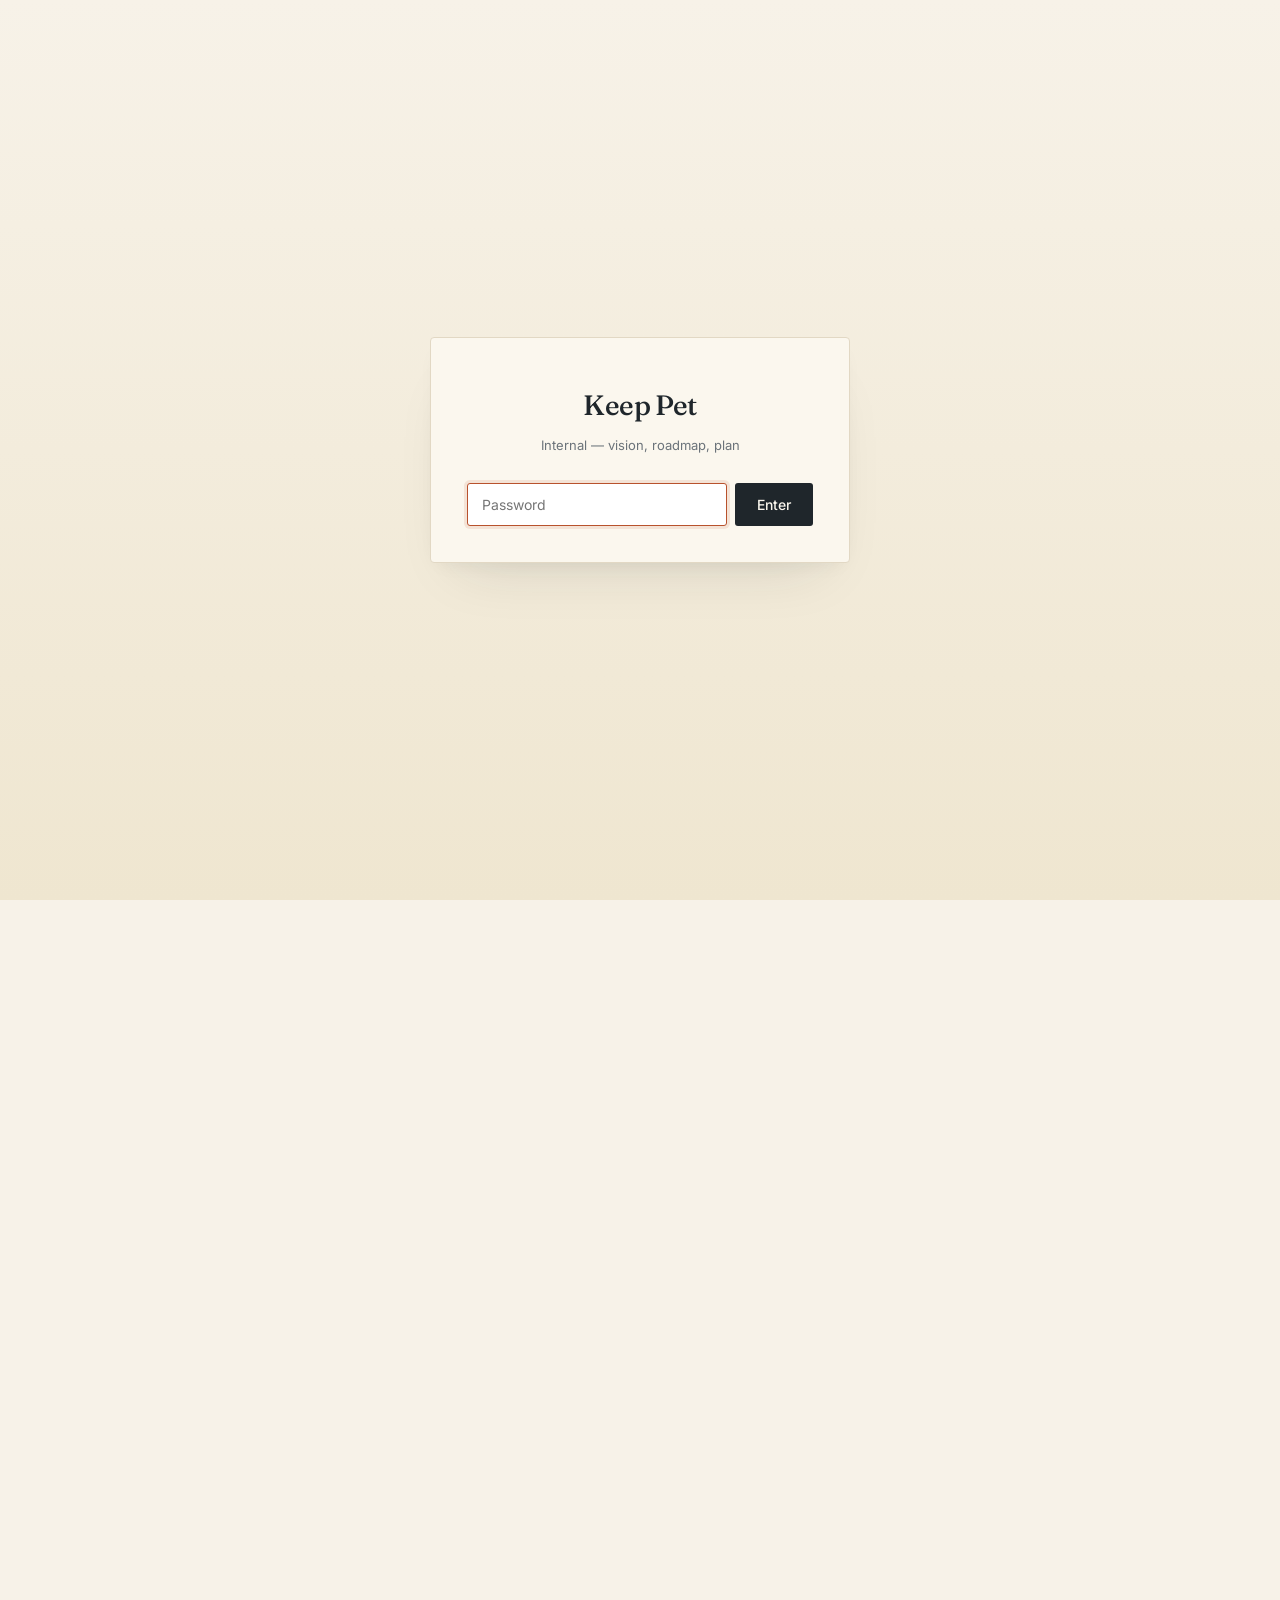
<file: vision-en.html>
<!DOCTYPE html>
<html lang="en">
<head>
<meta charset="UTF-8">
<meta name="viewport" content="width=device-width, initial-scale=1.0">
<meta name="robots" content="noindex, nofollow">
<meta name="referrer" content="no-referrer">
<title>Keep Pet — Vision · v3 · For Oleg & team</title>
<link rel="preconnect" href="https://fonts.googleapis.com">
<link rel="preconnect" href="https://fonts.gstatic.com" crossorigin>
<link href="https://fonts.googleapis.com/css2?family=Fraunces:ital,opsz,wght@0,9..144,300;0,9..144,400;0,9..144,500;0,9..144,600;0,9..144,700;1,9..144,400&family=IBM+Plex+Mono:ital,wght@0,400;0,500;1,400&family=Inter:wght@300;400;500;600;700&display=swap" rel="stylesheet">
<style>
  :root {
    --bg: #F7F2E8; --bg-elev: #FBF7EE; --bg-card: #F0E9DB;
    --ink: #1F262B; --ink-mid: #3D4650; --ink-dim: #6B737A; --ink-faint: #9AA09F;
    --accent: #B8522D; --accent-deep: #8F3E20; --accent-soft: rgba(184, 82, 45, 0.07);
    --ochre: #C8872D; --line: #E2D8C4; --line-strong: #C9BEA5;
    --serif: "Fraunces", Georgia, serif;
    --sans: "Inter", -apple-system, BlinkMacSystemFont, sans-serif;
    --mono: "IBM Plex Mono", monospace;
  }
  * { box-sizing: border-box; margin: 0; padding: 0; }
  html, body { background: var(--bg); color: var(--ink); font-family: var(--sans); font-size: 17px; line-height: 1.65; -webkit-font-smoothing: antialiased; }
  .wrap { max-width: 760px; margin: 0 auto; padding: 64px 32px 96px; }
  .stamp { font-family: var(--mono); font-size: 11px; letter-spacing: 0.12em; text-transform: uppercase; color: var(--ink-faint); margin-bottom: 24px; }
  h1 { font-family: var(--serif); font-weight: 500; font-size: clamp(34px, 5vw, 48px); line-height: 1.1; letter-spacing: -0.02em; margin-bottom: 16px; }
  h1 em { font-style: italic; color: var(--accent); font-weight: 400; }
  .lede { font-family: var(--serif); font-size: 22px; line-height: 1.45; color: var(--ink-mid); margin-bottom: 48px; max-width: 600px; }
  h2 { font-family: var(--serif); font-weight: 500; font-size: 26px; letter-spacing: -0.01em; margin: 56px 0 20px; }
  h2 .num { font-family: var(--mono); font-size: 13px; color: var(--accent); margin-right: 14px; letter-spacing: 0.08em; }
  p { margin-bottom: 18px; }
  ul { list-style: none; padding-left: 0; }
  ul li { padding: 10px 0 10px 24px; border-bottom: 1px solid var(--line); position: relative; }
  ul li::before { content: ""; position: absolute; left: 4px; top: 22px; width: 8px; height: 1px; background: var(--accent); }
  ul li:last-child { border-bottom: 0; }
  strong { color: var(--ink); font-weight: 600; }
  em { font-style: italic; color: var(--accent-deep); }
  .callout { background: var(--bg-elev); border-left: 3px solid var(--accent); padding: 22px 26px; margin: 32px 0; font-family: var(--serif); font-size: 18px; line-height: 1.55; color: var(--ink-mid); }
  .cta { display: inline-flex; align-items: center; gap: 10px; padding: 14px 22px; background: var(--ink); color: var(--bg-elev); text-decoration: none; border-radius: 3px; font-weight: 500; transition: background .15s; margin-top: 12px; }
  .cta:hover { background: var(--accent); }
  .cta-secondary { background: transparent; color: var(--ink); border: 1px solid var(--line-strong); margin-left: 12px; }
  .cta-secondary:hover { border-color: var(--accent); color: var(--accent); background: transparent; }
  .note { font-size: 13px; color: var(--ink-faint); font-style: italic; margin-top: 24px; padding-top: 24px; border-top: 1px solid var(--line); }
  a { color: var(--accent); text-decoration: none; border-bottom: 1px solid rgba(184, 82, 45, 0.3); }
  a:hover { border-bottom-color: var(--accent); }
</style>
<link rel="stylesheet" href="assets/site.css">
</head>
<body data-page="vision" data-lang="en">
<script defer src="assets/site.js"></script>
<div class="wrap">

  <div class="stamp">Vision · v3 · 2026-05-02 · Internal — Oleg & team</div>

  <h1>Keep Pet — the place where your pet is <em>already known</em>.</h1>

  <p class="lede">No one knows your pet but you. Keep Pet is the answer to the question every vet, every petsitter, every concerned owner asks at 2 a.m.: <em>what's normal for this animal?</em></p>

  <div class="callout">
    The full canonical version is in Russian. Browser translation (Chrome, Safari) handles it well. The summary below is for fast orientation.
  </div>

  <a class="cta" href="vision.html">→ Read the full vision (RU, v3)</a>
  <a class="cta cta-secondary" href="https://translate.google.com/translate?sl=ru&tl=en&u=https%3A%2F%2Fdvlevin.github.io%2Fkeep-pet%2Fvision.html">Open via Google Translate</a>

  <h2><span class="num">01</span>The wedge</h2>
  <p>Cats first. <strong>15.9M cats in Germany</strong> (+18% 2021–24). Cat owners are underserved by every existing pet-app on the market — they all default to dogs. Dogs are the workhorse market; cats are how we win.</p>

  <h2><span class="num">02</span>The MLP</h2>
  <p>One brain, several doors. <strong>TMA + PWA</strong> for v1. Smart speakers <em>not</em> first version — gated by D30 ≥ 25% retention + 15% voice usage. The biggest honest shift from v1 was acknowledging that voice-everywhere is the north star, but voice-first is not the right starting product.</p>

  <h2><span class="num">03</span>Core MLP features (Yulia, Apr 21)</h2>
  <ul>
    <li><strong>Vet voice-memo</strong> — owner records vet visit; AI transcribes + extracts diagnosis, meds, follow-ups; lives forever in the pet's passport.</li>
    <li><strong>Lost-pet poster</strong> — one tap → printable + shareable poster with QR linking to the live passport.</li>
    <li><strong>Live passport</strong> — QR-shareable, auto-syncing record. Vet visits, weight, photos, behavior notes, breed quirks. Belongs to the pet, not the platform.</li>
    <li><strong>Pet-emotion estimation</strong> — v3 lane, biometric-only (heart rate, posture). <em>Never</em> "translator" — Traini-style claims under legal exposure. Safe-claim envelope ready; ships post Phase-2 raise + wearable reopens.</li>
  </ul>

  <h2><span class="num">04</span>Geography</h2>
  <p>v1 polygon: <strong>Germany #1</strong> (defensible — diaspora research #10, pet-population research #11). Israel was v1 candidate but fell to #2. Italy in background as Tier-2 cats-first signal — third polygon candidate for v6.</p>

  <h2><span class="num">05</span>Cap table</h2>
  <p>HQ in Tier-1 jurisdiction (Delaware / UK / NL). <em>Not Cyprus.</em> Russia cap-table treatment per 15+ post-2022 precedents — research brief #13.</p>

  <h2><span class="num">06</span>What's locked, what's open</h2>
  <ul>
    <li><strong>Locked:</strong> cats-first wedge · TMA+PWA MLP · Germany v1 polygon · vet voice-memo + lost-pet poster as core features · pet-emotion as v3 biometric-only · Tier-1 HQ.</li>
    <li><strong>Open (this review window):</strong> roadmap pacing · Iteration 1 budget · team allocation · Phase-2 raise timing.</li>
  </ul>

  <div class="note">
    Vision lives at <a href="vision.html">vision.html</a> (RU, v3, integrating 14 research returns). Roadmap detail at <a href="roadmap.html">roadmap.html</a>. Budget detail at <a href="plan.html">plan.html</a>.
  </div>

</div>
</body>
</html>
</file>
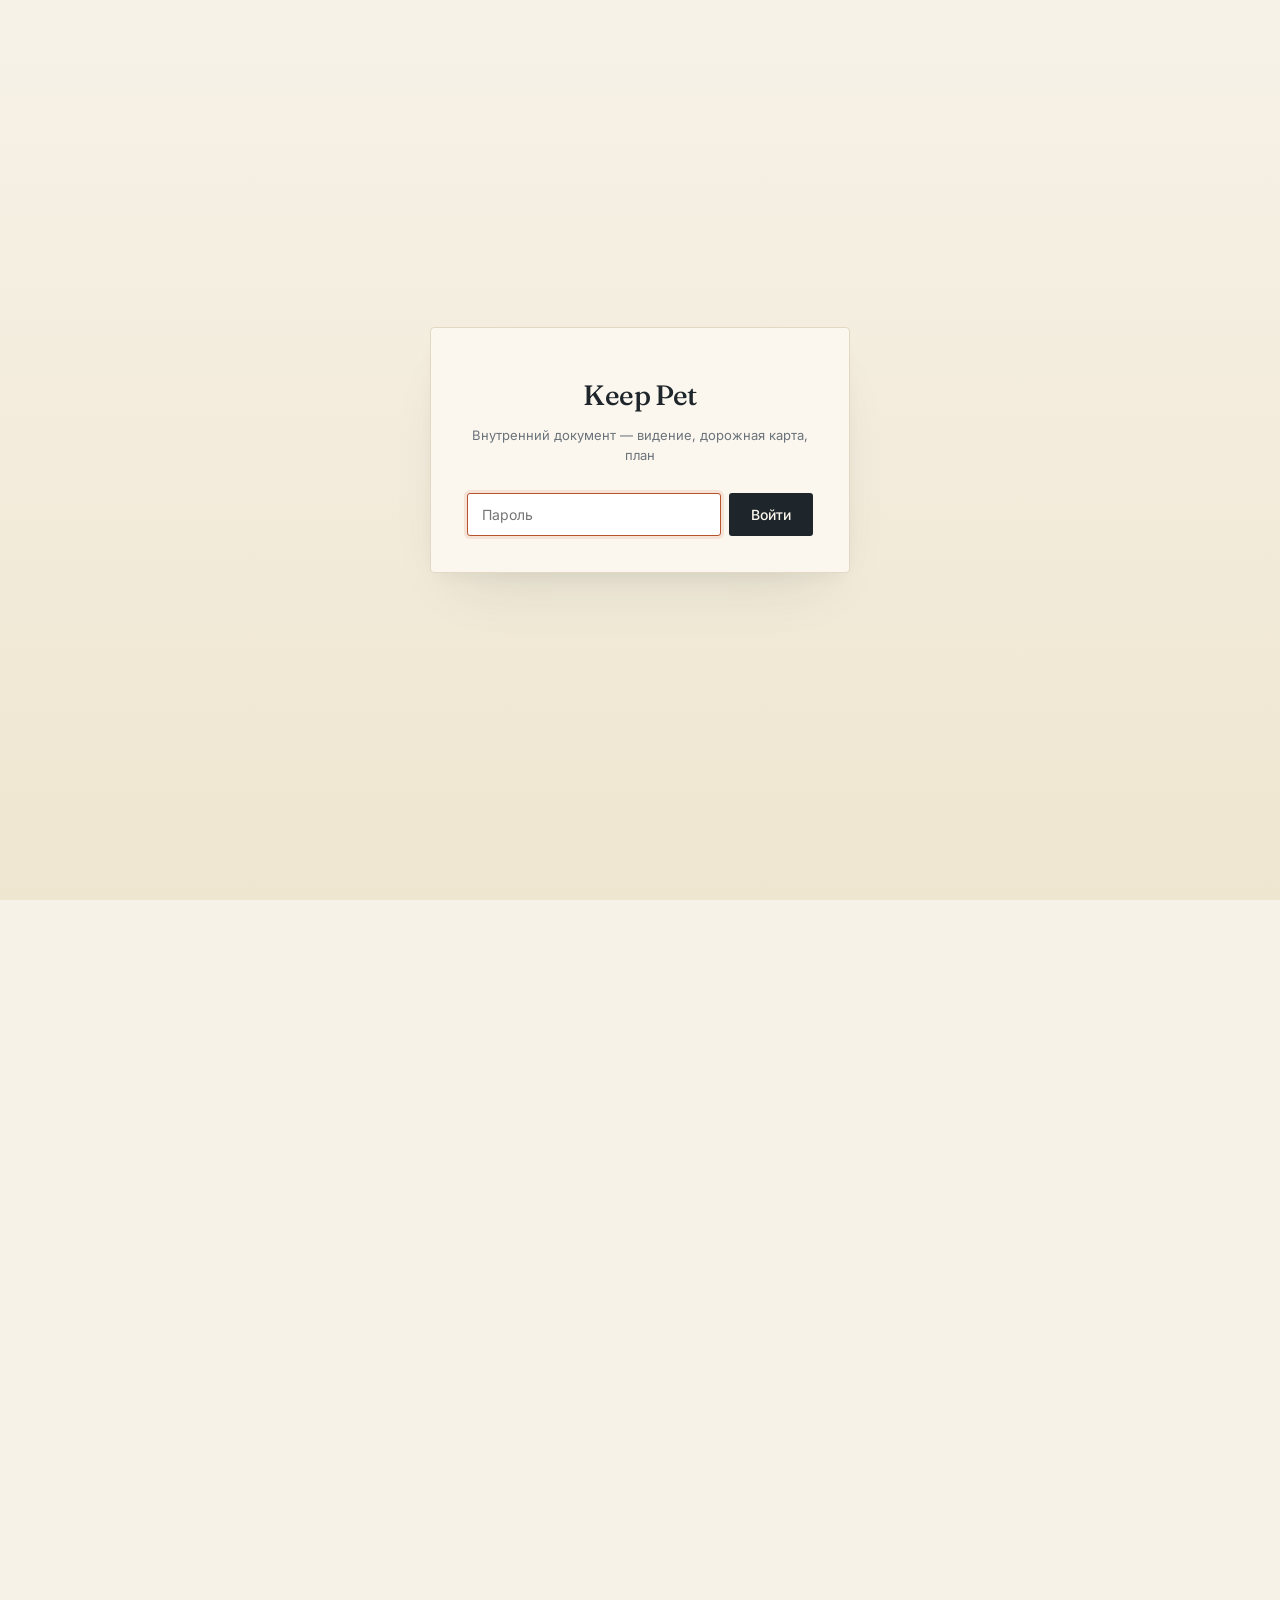
<file: vision.html>
<!DOCTYPE html>
<html lang="ru">
<head>
<meta charset="UTF-8">
<meta name="viewport" content="width=device-width, initial-scale=1.0">
<meta name="robots" content="noindex, nofollow">
<meta name="referrer" content="no-referrer">
<title>Keep Pet — Видение, стратегия, план · v3 · Для Олега и команды</title>
<link rel="preconnect" href="https://fonts.googleapis.com">
<link rel="preconnect" href="https://fonts.gstatic.com" crossorigin>
<link href="https://fonts.googleapis.com/css2?family=Fraunces:ital,opsz,wght@0,9..144,300;0,9..144,400;0,9..144,500;0,9..144,600;0,9..144,700;1,9..144,300;1,9..144,400;1,9..144,500&family=IBM+Plex+Mono:ital,wght@0,400;0,500;1,400&family=Inter:wght@300;400;500;600;700&display=swap" rel="stylesheet">
<style>
  :root {
    --bg: #F7F2E8;
    --bg-elev: #FBF7EE;
    --bg-card: #F0E9DB;
    --ink: #1F262B;
    --ink-mid: #3D4650;
    --ink-dim: #6B737A;
    --ink-faint: #9AA09F;
    --accent: #B8522D;
    --accent-deep: #8F3E20;
    --accent-soft: rgba(184, 82, 45, 0.07);
    --ochre: #C8872D;
    --ochre-soft: rgba(200, 135, 45, 0.08);
    --line: #E2D8C4;
    --line-strong: #C9BEA5;
    --success: #6B8E4E;
    --success-soft: rgba(107, 142, 78, 0.1);
    --cat: #9C7BA8;
    --dog: #6A94BF;
    --serif: "Fraunces", "Source Serif 4", "GT Alpina", Georgia, "Times New Roman", serif;
    --sans: "Inter", -apple-system, BlinkMacSystemFont, "Segoe UI", "Helvetica Neue", "PT Sans", sans-serif;
    --mono: "IBM Plex Mono", "SF Mono", "Menlo", monospace;
  }
  * { box-sizing: border-box; margin: 0; padding: 0; }
  html, body {
    background: var(--bg);
    color: var(--ink);
    font-family: var(--sans);
    font-size: 17px;
    line-height: 1.65;
    -webkit-font-smoothing: antialiased;
    -moz-osx-font-smoothing: grayscale;
  }
  /* Subtle paper grain */
  body::before {
    content: "";
    position: fixed;
    inset: 0;
    pointer-events: none;
    background-image:
      radial-gradient(circle at 20% 30%, rgba(184, 82, 45, 0.015) 0%, transparent 40%),
      radial-gradient(circle at 80% 70%, rgba(200, 135, 45, 0.015) 0%, transparent 40%);
    z-index: -1;
  }
  a { color: var(--accent); text-decoration: none; border-bottom: 1px solid rgba(184, 82, 45, 0.35); transition: border-color 0.15s ease; }
  a:hover { border-bottom-color: var(--accent); }

  .wrap { max-width: 880px; margin: 0 auto; padding: 64px 32px; }

  /* ── Hero ── */
  header.hero { padding: 96px 0 72px 0; border-bottom: 1px solid var(--line); }
  .hero .eyebrow {
    font-family: var(--mono);
    font-style: italic;
    color: var(--accent);
    font-size: 13px;
    letter-spacing: 0.04em;
    margin-bottom: 28px;
    font-weight: 400;
    display: flex;
    align-items: center;
    gap: 14px;
  }
  .hero .eyebrow::before {
    content: "";
    width: 28px;
    height: 1px;
    background: var(--accent);
  }
  .hero h1 {
    font-family: var(--serif);
    font-size: 66px;
    line-height: 1.05;
    font-weight: 400;
    margin-bottom: 36px;
    letter-spacing: -0.015em;
    color: var(--ink);
    text-wrap: balance;
  }
  .hero h1 em {
    font-style: italic;
    color: var(--accent);
    font-weight: 400;
  }
  .hero .subtitle {
    font-size: 20px;
    color: var(--ink-mid);
    max-width: 680px;
    margin-bottom: 48px;
    line-height: 1.55;
  }
  .hero .meta {
    display: grid;
    grid-template-columns: repeat(4, 1fr);
    gap: 28px;
    padding-top: 36px;
    border-top: 1px solid var(--line);
    font-size: 14px;
  }
  .hero .meta .label {
    font-family: var(--mono);
    font-style: italic;
    color: var(--ink-faint);
    font-size: 11px;
    margin-bottom: 8px;
    letter-spacing: 0.02em;
  }
  .hero .meta .value {
    color: var(--ink);
    font-weight: 500;
  }
  .hero .version-stamp {
    display: inline-flex;
    align-items: center;
    gap: 10px;
    background: var(--accent-soft);
    color: var(--accent-deep);
    padding: 4px 14px;
    border-radius: 2px;
    font-family: var(--mono);
    font-size: 11px;
    letter-spacing: 0.02em;
    margin-bottom: 28px;
    font-weight: 400;
    border-left: 2px solid var(--accent);
  }

  /* ── Sections ── */
  section { padding: 80px 0; border-bottom: 1px solid var(--line); }
  section:last-of-type { border-bottom: none; }

  .section-head { margin-bottom: 40px; }
  .section-num {
    font-family: var(--serif);
    font-style: italic;
    font-size: 15px;
    color: var(--accent);
    font-weight: 400;
    margin-right: 14px;
  }
  .section-label {
    font-family: var(--serif);
    font-size: 14px;
    color: var(--ink-dim);
    letter-spacing: 0.08em;
    text-transform: uppercase;
    font-variant: small-caps;
    font-weight: 500;
  }
  h3 {
    font-family: var(--serif);
    font-size: 38px;
    line-height: 1.15;
    font-weight: 400;
    margin: 12px 0 24px 0;
    letter-spacing: -0.01em;
    color: var(--ink);
    text-wrap: balance;
  }
  h3 em { font-style: italic; color: var(--accent); }
  h4 {
    font-family: var(--serif);
    font-size: 20px;
    font-weight: 500;
    margin-top: 36px;
    margin-bottom: 14px;
    color: var(--ink);
    letter-spacing: -0.005em;
  }
  p { margin-bottom: 22px; color: var(--ink); }
  p.lead {
    font-family: var(--serif);
    font-size: 22px;
    line-height: 1.45;
    color: var(--ink-mid);
    margin-bottom: 32px;
    font-weight: 400;
    max-width: 720px;
  }
  p.lead em { font-style: italic; color: var(--accent); }
  p.dim { color: var(--ink-dim); }
  ul, ol { margin: 0 0 24px 24px; }
  li { margin-bottom: 12px; color: var(--ink); }
  strong { font-weight: 600; color: var(--ink); }
  em { font-style: italic; }

  /* ── Pull quote ── */
  .pullquote {
    margin: 48px 0;
    padding: 32px 0 28px 0;
    border-top: 1px solid var(--accent);
    border-bottom: 1px solid var(--accent);
    text-align: left;
  }
  .pullquote-text {
    font-family: var(--serif);
    font-size: 30px;
    line-height: 1.3;
    font-weight: 400;
    color: var(--ink);
    font-style: italic;
    letter-spacing: -0.005em;
    margin-bottom: 18px;
    text-wrap: balance;
  }
  .pullquote-cite {
    font-family: var(--serif);
    font-size: 13px;
    color: var(--accent);
    font-variant: small-caps;
    letter-spacing: 0.1em;
    font-weight: 500;
    text-transform: uppercase;
  }

  /* ── Cards ── */
  .card {
    background: transparent;
    border-top: 1px solid var(--line);
    padding: 26px 0 10px 0;
    margin-bottom: 4px;
  }
  .card .title {
    font-family: var(--serif);
    font-size: 21px;
    font-weight: 500;
    margin-bottom: 10px;
    color: var(--ink);
    letter-spacing: -0.005em;
    display: flex;
    align-items: baseline;
    gap: 12px;
    flex-wrap: wrap;
  }
  .card .stage {
    font-family: var(--mono);
    font-style: italic;
    font-size: 11px;
    color: var(--accent);
    font-weight: 400;
    letter-spacing: 0.02em;
  }
  .card .stage.v1 { color: var(--ochre); }
  .card .stage.v2 { color: var(--ink-faint); }
  .card p { color: var(--ink-mid); font-size: 16px; margin-bottom: 0; line-height: 1.6; }

  .grid { display: grid; gap: 0; margin: 32px 0; }
  .grid-2 { grid-template-columns: 1fr 1fr; column-gap: 40px; }
  .grid-3 { grid-template-columns: repeat(3, 1fr); column-gap: 32px; }
  @media (max-width: 760px) {
    .grid-2, .grid-3, .hero .meta { grid-template-columns: 1fr; column-gap: 0; }
    .hero h1 { font-size: 40px; }
    h3 { font-size: 28px; }
    p.lead { font-size: 18px; }
    .pullquote-text { font-size: 22px; }
    .wrap { padding: 32px 20px; }
  }

  /* ── Hero stories ── */
  .hero-story {
    padding: 40px 0;
    margin: 24px 0;
    border-top: 1px solid var(--line);
  }
  .hero-story:last-of-type { border-bottom: 1px solid var(--line); }
  .hero-story .persona {
    display: grid;
    grid-template-columns: 84px 1fr;
    gap: 24px;
    align-items: start;
    margin-bottom: 28px;
  }
  .hero-story .persona-portrait {
    width: 80px;
    height: 80px;
    color: var(--accent);
    flex-shrink: 0;
  }
  .hero-story .persona-name {
    font-family: var(--serif);
    font-size: 24px;
    font-weight: 500;
    color: var(--ink);
    margin-bottom: 4px;
    letter-spacing: -0.005em;
  }
  .hero-story .persona-meta {
    font-family: var(--serif);
    font-style: italic;
    font-size: 14px;
    color: var(--ink-dim);
    line-height: 1.5;
  }
  .hero-story .persona-meta .tag {
    display: inline-block;
    font-family: var(--mono);
    font-style: normal;
    font-size: 10px;
    color: var(--accent);
    letter-spacing: 0.06em;
    text-transform: uppercase;
    padding: 2px 7px;
    border: 1px solid var(--line-strong);
    border-radius: 2px;
    margin-left: 6px;
    vertical-align: 1px;
  }
  .hero-story .scene-text {
    font-size: 17px;
    line-height: 1.75;
    color: var(--ink);
    max-width: 660px;
  }
  .hero-story .scene-text p { margin-bottom: 18px; }
  .hero-story .scene-text p:last-child { margin-bottom: 0; }
  .hero-story .scene-text em {
    color: var(--accent);
    font-style: italic;
    font-family: var(--serif);
    font-size: 18px;
  }

  /* ── Research findings grid ── */
  .findings-grid {
    display: grid;
    grid-template-columns: repeat(3, 1fr);
    column-gap: 24px;
    row-gap: 32px;
    margin: 40px 0;
  }
  @media (max-width: 860px) { .findings-grid { grid-template-columns: 1fr; } }
  .finding {
    border-top: 1px solid var(--line);
    padding-top: 20px;
    position: relative;
  }
  .finding .rr-num {
    font-family: var(--mono);
    font-style: italic;
    font-size: 11px;
    color: var(--ink-faint);
    letter-spacing: 0.02em;
    margin-bottom: 6px;
  }
  .finding .rr-title {
    font-family: var(--serif);
    font-size: 17px;
    font-weight: 500;
    color: var(--ink);
    margin-bottom: 12px;
    line-height: 1.3;
    letter-spacing: -0.005em;
  }
  .finding .rr-verdict {
    font-family: var(--serif);
    font-size: 11px;
    letter-spacing: 0.1em;
    text-transform: uppercase;
    font-variant: small-caps;
    font-weight: 600;
    margin-bottom: 12px;
    display: inline-block;
    padding: 2px 8px;
    border-radius: 2px;
  }
  .finding .rr-verdict.confirm { color: var(--success); background: var(--success-soft); }
  .finding .rr-verdict.partial { color: var(--ochre); background: var(--ochre-soft); }
  .finding .rr-verdict.pivot { color: var(--accent); background: var(--accent-soft); }
  .finding .rr-text { font-size: 14px; color: var(--ink-mid); line-height: 1.6; }
  .finding .rr-text strong { color: var(--ink); font-weight: 600; }

  /* ── Competitor rows ── */
  .competitor-row {
    display: grid;
    grid-template-columns: 2.5fr 3fr 2.8fr;
    gap: 24px;
    padding: 20px 0;
    border-top: 1px solid var(--line);
    align-items: start;
  }
  .competitor-row:last-child { border-bottom: 1px solid var(--line); }
  @media (max-width: 760px) { .competitor-row { grid-template-columns: 1fr; gap: 12px; } }
  .competitor-row .who {
    font-family: var(--serif);
    font-weight: 500;
    color: var(--ink);
    font-size: 18px;
    letter-spacing: -0.005em;
  }
  .competitor-row .who .subtag {
    display: block;
    font-family: var(--serif);
    font-style: italic;
    font-size: 13px;
    color: var(--ink-dim);
    font-weight: 400;
    margin-top: 4px;
  }
  .competitor-row .miss {
    font-size: 15px;
    color: var(--ink-mid);
    line-height: 1.55;
  }
  .competitor-row .we {
    font-family: var(--serif);
    font-size: 15px;
    color: var(--accent-deep);
    font-style: italic;
    padding-left: 18px;
    border-left: 2px solid var(--accent);
    line-height: 1.5;
  }

  /* ── Tables ── */
  table { width: 100%; border-collapse: collapse; margin: 32px 0; font-size: 15px; }
  th, td { padding: 16px 16px 16px 0; text-align: left; border-bottom: 1px solid var(--line); vertical-align: top; }
  th {
    font-family: var(--serif);
    color: var(--ink-dim);
    font-weight: 500;
    font-size: 12px;
    letter-spacing: 0.08em;
    text-transform: uppercase;
    font-variant: small-caps;
    border-bottom: 1px solid var(--ink-faint);
  }
  td { color: var(--ink); }
  td.dim { color: var(--ink-mid); font-size: 14px; }

  /* ── Pills ── */
  .pill {
    display: inline-block;
    font-family: var(--serif);
    font-size: 11px;
    padding: 2px 9px;
    border-radius: 2px;
    letter-spacing: 0.06em;
    text-transform: uppercase;
    font-variant: small-caps;
    font-weight: 600;
    border: 1px solid transparent;
  }
  .pill-high { color: var(--success); border-color: rgba(107, 142, 78, 0.4); background: var(--success-soft); }
  .pill-med { color: var(--ochre); border-color: rgba(200, 135, 45, 0.4); background: var(--ochre-soft); }
  .pill-hyp { color: var(--ink-dim); border-color: var(--line-strong); background: transparent; }

  /* ── Visualization containers ── */
  .viz {
    margin: 48px 0;
    padding: 36px 0;
    border-top: 1px solid var(--line);
    border-bottom: 1px solid var(--line);
  }
  .viz-title {
    font-family: var(--serif);
    font-style: italic;
    font-size: 14px;
    letter-spacing: 0.04em;
    color: var(--ink-dim);
    margin-bottom: 24px;
    font-weight: 400;
  }
  .viz-title::before {
    content: "Fig. ";
    color: var(--accent);
    font-weight: 500;
  }
  .viz-caption {
    font-family: var(--serif);
    font-style: italic;
    font-size: 13px;
    color: var(--ink-faint);
    margin-top: 20px;
    line-height: 1.5;
    max-width: 640px;
  }

  /* ── Diaspora monograms ── */
  .diaspora {
    display: grid;
    grid-template-columns: repeat(4, 1fr);
    gap: 10px;
    margin: 28px 0;
  }
  @media (max-width: 760px) { .diaspora { grid-template-columns: repeat(2, 1fr); } }
  .country {
    padding: 18px 14px 14px 14px;
    text-align: center;
    border: 1px solid var(--line);
    border-radius: 2px;
    position: relative;
    background: var(--bg-elev);
  }
  .country.target { border-color: var(--accent); }
  .country.nontarget {
    opacity: 0.45;
    border-style: dashed;
    background: transparent;
  }
  .country.nontarget::after {
    content: "не таргет";
    position: absolute;
    top: -8px;
    right: 10px;
    font-family: var(--mono);
    font-style: italic;
    font-size: 9px;
    letter-spacing: 0.02em;
    background: var(--bg);
    color: var(--ink-dim);
    padding: 1px 6px;
    font-weight: 400;
  }
  .country .code {
    font-family: var(--serif);
    font-size: 26px;
    font-weight: 500;
    color: var(--accent);
    letter-spacing: 0.08em;
    font-variant: small-caps;
    display: block;
    margin-bottom: 2px;
  }
  .country.nontarget .code { color: var(--ink-dim); }
  .country .name {
    font-family: var(--serif);
    font-style: italic;
    font-size: 12px;
    color: var(--ink-dim);
    margin-top: 4px;
  }

  /* ── Editorial notes / disclaimers ── */
  .note {
    margin: 28px 0;
    padding: 4px 0 4px 22px;
    border-left: 2px solid var(--accent);
  }
  .note-label {
    font-family: var(--serif);
    font-style: italic;
    font-size: 12px;
    color: var(--accent);
    font-variant: small-caps;
    letter-spacing: 0.1em;
    text-transform: uppercase;
    display: block;
    margin-bottom: 8px;
    font-weight: 500;
  }
  .note-body {
    font-family: var(--serif);
    font-size: 15px;
    color: var(--ink-mid);
    line-height: 1.65;
    font-style: italic;
  }
  .note-body strong { font-style: normal; color: var(--ink); font-weight: 600; }

  /* ── Footer ── */
  footer {
    padding: 56px 0 72px 0;
    color: var(--ink-faint);
    font-size: 13px;
    text-align: center;
    font-family: var(--serif);
    font-style: italic;
  }
  footer .logo {
    font-family: var(--serif);
    font-weight: 500;
    color: var(--accent);
    letter-spacing: 0.1em;
    font-variant: small-caps;
    text-transform: uppercase;
    font-style: normal;
    margin-bottom: 12px;
    font-size: 14px;
  }
  footer code { font-family: var(--mono); font-style: normal; font-size: 12px; }

  hr { border: none; border-top: 1px solid var(--line); margin: 48px 0; }

  /* ── Next steps ── */
  .next-steps {
    margin-top: 36px;
    padding: 0;
  }
  .next-steps h4 { margin-top: 0; margin-bottom: 20px; }
  .next-steps ol {
    counter-reset: step;
    margin-left: 0;
    list-style: none;
  }
  .next-steps ol li {
    counter-increment: step;
    position: relative;
    padding-left: 52px;
    margin-bottom: 18px;
    line-height: 1.6;
  }
  .next-steps ol li::before {
    content: counter(step, decimal-leading-zero);
    position: absolute;
    left: 0;
    top: 1px;
    font-family: var(--serif);
    font-style: italic;
    font-size: 20px;
    color: var(--accent);
    font-weight: 500;
    width: 36px;
  }

  /* ── Cat-dog strip (used in section 04) ── */
  .species-strip {
    display: grid;
    grid-template-columns: 1fr 1fr;
    margin: 36px 0 24px 0;
    border-top: 1px solid var(--line);
    border-bottom: 1px solid var(--line);
  }
  .species-strip > div {
    padding: 24px 28px 24px 0;
  }
  .species-strip > div + div {
    padding-left: 36px;
    border-left: 1px solid var(--line);
  }
  .species-strip .species-label {
    font-family: var(--serif);
    font-style: italic;
    font-size: 13px;
    color: var(--ink-dim);
    letter-spacing: 0.06em;
    font-variant: small-caps;
    text-transform: uppercase;
    display: block;
    margin-bottom: 10px;
  }
  .species-strip .species-role {
    font-family: var(--serif);
    font-size: 24px;
    color: var(--ink);
    font-weight: 500;
    line-height: 1.2;
  }
  .species-strip .species-role em { color: var(--accent); font-style: italic; }
  @media (max-width: 760px) {
    .species-strip { grid-template-columns: 1fr; }
    .species-strip > div + div { padding-left: 0; border-left: none; border-top: 1px solid var(--line); }
  }

  .q { color: var(--ink); font-style: italic; }
  .q::before { content: "«"; color: var(--accent); font-style: normal; }
  .q::after { content: "»"; color: var(--accent); font-style: normal; }

  /* Code */
  code {
    font-family: var(--mono);
    font-size: 0.88em;
    background: var(--accent-soft);
    color: var(--accent-deep);
    padding: 1px 6px;
    border-radius: 2px;
  }
</style>
<link rel="stylesheet" href="assets/site.css">
</head>
<body data-page="vision" data-lang="ru">
<script defer src="assets/site.js"></script>

<div class="wrap">

<header class="hero">
  <div class="version-stamp">v3 · post-Apr-21 + research-integrated · 2026-05-02</div>
  <div class="eyebrow">Видение · Стратегия · План · для Олега, Юли, Сергея</div>
  <h1>Keep Pet — это место, где твоего питомца <em>уже знают</em>.</h1>
  <p class="subtitle">Голосовой спутник, который один раз учится твоему питомцу — а дальше, всю его жизнь, помнит его так, как никто другой не помнит. Один мозг. Много дверей. Живой паспорт, который питомец действительно носит с собой.</p>
  <div class="meta">
    <div>
      <div class="label">Аудитория</div>
      <div class="value">Олег · Юля · Сергей · советники</div>
    </div>
    <div>
      <div class="label">Статус</div>
      <div class="value">Видение v5 утверждено, 14 исследований интегрированы</div>
    </div>
    <div>
      <div class="label">Следующая веха</div>
      <div class="value">€30k MVP build после утверждения 6/7/8 мая</div>
    </div>
    <div>
      <div class="label">Автор</div>
      <div class="value">Cone Red × Oleg × Yulia × Sergey</div>
    </div>
  </div>
</header>

<section style="background: var(--accent-soft); border-radius: 2px; margin-top: 24px; padding: 32px 28px; border-left: 3px solid var(--accent);">
  <div style="font-family: var(--mono); font-style: italic; font-size: 11px; color: var(--accent-deep); letter-spacing: 0.06em; text-transform: uppercase; margin-bottom: 14px; font-weight: 600;">Update — 2026-05-02 — что изменилось с v2 (Apr 18)</div>
  <h3 style="font-family: var(--serif); font-size: 26px; line-height: 1.2; font-weight: 400; margin-bottom: 18px; letter-spacing: -0.005em;">Семь дельт от <em>созвона 21 апреля</em> и <em>пяти новых исследований</em> (30 апр – 1 мая).</h3>
  <ul style="margin-left: 22px; font-size: 15px; line-height: 1.7;">
    <li><strong>Первый полигон — Германия</strong> (data-grounded; 525–770К diaspora pet-HH; 15.9М кошек, 1.51:1 cat:dog ratio — единственная страна в обеих shortlists Brief #10). Honest caveat: composite scoring v1 ставит Израиль выше — рекомендация Германии defended на trade-off volume vs cohesion. Сербия — operational sandbox, не investor narrative.</li>
    <li><strong>Italy в фоне как Tier-2 cats-first signal</strong> — Brief #11: +18% популяция кошек 2021–24, кошачий корм 56% pet-food revenue. Третий полигон-кандидат для v6.</li>
    <li><strong>Diaspora-only TAM не покрывает NASDAQ-track exit</strong> — Brief #10v1: ~$35–55M ARR ceiling at 3% capture. Russia-separation principle защищает exit-оптику; <strong>Rail B (US/EU general) — условие venture-scale, не «опция»</strong>.</li>
    <li><strong>Vet voice-memo + lost-pet poster — core MLP features</strong> (Юля, 21 апреля). Wearable-полоса blocked Юлей до v3.</li>
    <li><strong>B2B pilot — Грузия</strong> (Brief #12). IRAO/Vienna Insurance Group; Insurance Law имеет explicit no-license carve-out. Time-to-signed: 6–10 недель. Структурный precedent: Tractive × Napo (UK Dec 2025).</li>
    <li><strong>Russia-separation — hard architectural principle</strong> (Brief #13: 15+ задокументированных post-2022 прецедентов). Tier-1 Western HQ (Delaware/UK/NL — НЕ Cyprus, теперь yellow flag). Yandex→Nebius, Wargaming→Lesta, inDrive — все unblocked Western capital через структурное разделение.</li>
    <li><strong>Pet-emotion estimation — v3 lane, biometric-only</strong> (Brief #14). Никогда «translator» — Traini-style claims под legal exposure. Safe-claim envelope готов; ship после Phase-2 raise + wearable reopens.</li>
  </ul>
  <p style="margin-top: 18px; margin-bottom: 0; font-size: 14px; color: var(--ink-mid); font-style: italic; font-family: var(--serif);">Подробности и numbers — в каждой Note ниже + бюджетный one-pager + Team Roadmap (присланы 2 мая отдельным пакетом).</p>
</section>

<section>
  <div class="section-head">
    <span class="section-num">Note 01.</span>
    <span class="section-label">Проблема</span>
    <h3>Никто не знает твоего питомца, кроме тебя.</h3>
  </div>

  <p class="lead">И когда тебе нужна помощь — каждый поиск, каждый форум, каждый звонок ветеринару, каждая сессия с ChatGPT начинается с нуля. Ты снова объясняешь, кто твой пёс. Сколько ему. Что он ел вчера. Какие у него прививки. <em>Каждый раз — заново.</em></p>

  <p>А паспорт питомца — если он вообще есть — лежит бумажной книжкой в ящике, и прочитать его умеет только тот ветеринар, который его подписал. Часто от руки, часто по-русски из одной страны, а читает его ветеринар из другой. Информация не накапливается; она рассыпается.</p>

  <div class="pullquote">
    <div class="pullquote-text">Паспорт, который чтобы всё это накапливалось и искусственный интеллект мог бы более точечно обрабатывать информацию.</div>
    <div class="pullquote-cite">Олег · 2026-04-08</div>
  </div>

  <p>Keep Pet решает эту боль буквально — становясь тем единственным местом, которое уже знает твоего питомца. Голосом. Без обучения интерфейсу. Без повторных объяснений.</p>
</section>

<section>
  <div class="section-head">
    <span class="section-num">Note 02.</span>
    <span class="section-label">Три жизни</span>
    <h3>Не презентация, не дорожная карта — <em>три реальных человека</em>, которых Keep Pet спасает от повторного объяснения.</h3>
  </div>

  <div class="hero-story">
    <div class="persona">
      <svg class="persona-portrait" viewBox="0 0 80 80" fill="none" stroke="currentColor" stroke-width="1.6" stroke-linecap="round" stroke-linejoin="round" aria-hidden="true">
        <!-- Mura curled cat -->
        <path d="M20 46 Q13 32 24 23 Q38 17 50 24 Q61 33 58 47 Q53 58 40 60 Q26 60 20 46 Z"/>
        <!-- Ears -->
        <path d="M27 24 L25 15 L33 20"/>
        <path d="M46 21 L51 13 L53 22"/>
        <!-- Tail curling -->
        <path d="M57 40 Q68 42 65 55 Q58 62 48 58"/>
        <!-- Closed eyes -->
        <path d="M30 33 Q32 31 34 33"/>
        <path d="M42 32 Q44 30 46 32"/>
        <!-- Nose + mouth -->
        <path d="M37 38 L39 40 L37 41"/>
        <path d="M37 41 Q35 43 33 42"/>
        <path d="M37 41 Q39 43 41 42"/>
        <!-- Whiskers -->
        <path d="M30 40 L24 39" opacity="0.5"/>
        <path d="M46 40 L52 39" opacity="0.5"/>
      </svg>
      <div>
        <div class="persona-name">Дина — Алматы, год после переезда</div>
        <div class="persona-meta">35 лет · кошка Мура, 11 лет · переехала из Москвы<span class="tag">KZ</span><span class="tag">ветпаспорт</span></div>
      </div>
    </div>
    <div class="scene-text">
      <p>Дина переехала из Москвы в Алматы в 2023-м с одиннадцатилетней кошкой Мурой. Ветпаспорт — советская бумажная книжечка: четыре штампа московской клиники, две рукописные записи алматинского ветеринара, одна наклейка отклеивается с задней обложки. Когда прошлой весной у Муры поехали почки, Дина потратила четыре часа, перепечатывая паспорт в ChatGPT, прежде чем он смог сказать что-то полезное. Он сказал сходить к ветеринару. <em>Она уже сидела у ветеринара.</em></p>
      <p>Keep Pet предлагает сфотографировать книжечку. OCR читает 60% чисто; остальное — почерк алматинского ветеринара, смазанный номер партии прививки, дата, которая может быть и 2019, и 2021 — <em>Keep Pet задаёт четыре вопроса с вариантами ответов, мягко.</em> Через десять минут паспорт Муры — поисковый, делимый, живой документ.</p>
      <p>Когда в декабре значения креатинина снова уходят, Дина говорит: «Мура опять вялая». Голос отвечает в её имени, уже зная тренд почек из паспорта, смену корма в сентябре, и два случая, когда этот паттерн был раньше. Никакой перепечатки. Никакого старта с нуля.</p>
      <p>Когда Дина улетает в Тбилиси на свадьбу и оставляет Муру соседке — она отправляет QR. Соседка сканирует. Ветклиника в Тбилиси, куда Мура попадёт на экстренный приём, тоже сканирует. Никто не спрашивает бумаги. <em>Мура сама носит себя.</em></p>
    </div>
  </div>

  <div class="hero-story">
    <div class="persona">
      <svg class="persona-portrait" viewBox="0 0 80 80" fill="none" stroke="currentColor" stroke-width="1.6" stroke-linecap="round" stroke-linejoin="round" aria-hidden="true">
        <!-- Winston doodle head-tilt -->
        <g transform="rotate(-8 40 40)">
          <!-- Head -->
          <path d="M22 28 Q14 42 22 56 Q40 66 58 56 Q66 42 58 28 Q40 18 22 28 Z"/>
          <!-- Floppy ears -->
          <path d="M20 30 Q10 38 16 52 Q20 58 24 54"/>
          <path d="M60 30 Q70 38 64 52 Q60 58 56 54"/>
          <!-- Curly mane tufts -->
          <path d="M16 34 Q12 36 14 40"/>
          <path d="M64 34 Q68 36 66 40"/>
          <path d="M26 22 Q28 18 32 22"/>
          <path d="M48 22 Q52 18 54 22"/>
          <!-- Eyes -->
          <circle cx="31" cy="38" r="1.5" fill="currentColor"/>
          <circle cx="49" cy="38" r="1.5" fill="currentColor"/>
          <!-- Nose -->
          <path d="M36 46 L40 50 L44 46 Z"/>
          <!-- Tongue out -->
          <path d="M40 51 Q37 58 40 60 Q43 58 40 51 Z"/>
        </g>
      </svg>
      <div>
        <div class="persona-name">Джейк — Бруклин, перерос ChatGPT</div>
        <div class="persona-meta">31 год · лабрадудл Уинстон, 2 года · инженер-разработчик<span class="tag">US+</span><span class="tag">PWA</span></div>
      </div>
    </div>
    <div class="scene-text">
      <p>Джейк пользовался ChatGPT для Уинстона с того момента, как его завёл. Работало — пока не перестало. В сентябре у Уинстона пошла хромота. Джейк объяснил хромоту ChatGPT — в четвёртый раз. ChatGPT предложил семь возможных причин, ни одна из них не учитывала, что Уинстон две недели назад перешёл на grain-free корм и что последние три прогулки были длиннее обычного. <em>ChatGPT не помнит.</em></p>
      <p>Keep Pet открывается во вкладке браузера. Джейк загружает бумаги от приюта, карту прививок, три месяца данных с ошейника Fi — OAuth-пул, как с фитнес-трекерами. Каждое утро, перед кофе, тёплый голос спрашивает, как прошла ночь. Джейк мычит «нормально». Во вторник в два часа, в середине Zoom-а, Уинстон снова хромает. Джейк отключает микрофон и произносит это вслух.</p>
      <p>Ответ приходит за полсекунды, в имени Уинстона, с опорой на смену корма, скачок активности, две предыдущие хромоты, и мягкий совет снизить нагрузку на 48 часов прежде, чем записаться к ортопеду. <em>Впервые ИИ помнит Уинстона.</em></p>
      <p>В воскресенье приходит 15-секундный голосовой портрет — взгляд Уинстона на неделю, со ссылкой на что-то реальное. Джейк слушает дважды. Потом трижды.</p>
    </div>
  </div>

  <div class="hero-story">
    <div class="persona">
      <svg class="persona-portrait" viewBox="0 0 100 80" fill="none" stroke="currentColor" stroke-width="1.6" stroke-linecap="round" stroke-linejoin="round" aria-hidden="true">
        <!-- Cat (Bagira) left -->
        <g>
          <!-- Head -->
          <path d="M12 30 Q6 38 12 48 Q22 54 30 48 Q36 38 30 30 Q22 24 12 30 Z"/>
          <!-- Ears -->
          <path d="M14 30 L11 20 L19 25"/>
          <path d="M28 28 L26 18 L22 24"/>
          <!-- Eyes -->
          <circle cx="17" cy="36" r="1" fill="currentColor"/>
          <circle cx="25" cy="36" r="1" fill="currentColor"/>
          <!-- Nose -->
          <path d="M20 41 L22 43 L20 44"/>
          <!-- Body -->
          <path d="M15 48 Q11 62 18 72"/>
          <path d="M30 48 Q32 58 28 72"/>
          <!-- Tail curling up -->
          <path d="M33 50 Q42 44 38 34"/>
        </g>
        <!-- Dog (Pirat) right -->
        <g transform="translate(48, 0)">
          <!-- Head -->
          <path d="M12 22 Q4 32 12 46 Q28 54 40 46 Q48 32 40 22 Q28 14 12 22 Z"/>
          <!-- Floppy ears -->
          <path d="M10 26 Q2 34 8 48"/>
          <path d="M42 26 Q50 34 44 48"/>
          <!-- Eyes -->
          <circle cx="18" cy="32" r="1.2" fill="currentColor"/>
          <circle cx="34" cy="32" r="1.2" fill="currentColor"/>
          <!-- Nose -->
          <path d="M23 40 L26 43 L29 40 Z"/>
          <!-- Tongue -->
          <path d="M26 44 Q24 48 26 50 Q28 48 26 44 Z"/>
          <!-- Body -->
          <path d="M15 46 Q9 62 18 72"/>
          <path d="M40 46 Q46 62 36 72"/>
          <!-- Tail -->
          <path d="M44 52 Q52 50 50 44"/>
        </g>
      </svg>
      <div>
        <div class="persona-name">Надя — Ереван, кошка и собака и частые перелёты</div>
        <div class="persona-meta">29 лет · кошка Багира + собака Пират · ремоут в сербский финтех<span class="tag">AM</span><span class="tag">TMA+PWA</span></div>
      </div>
    </div>
    <div class="scene-text">
      <p>Надя уехала из Питера в Ереван в 2022-м, увезя кошку Багиру и два года спустя подобрав уличную собаку, которую назвала Пират. Она работает на сербский финтех удалённо; в Белграде бывает дважды в год. Каждая поездка — ветсправки, договор с пансионом, инструктаж новому ситтеру. Бумажки не сжимаются никогда.</p>
      <p>Она заводит в Keep Pet Багиру и Пирата вместе. Паспорт держит обоих. У Пирата истории нет — Keep Pet задаёт десять вопросов, которые задал бы ветеринар в приюте, берёт ответы как День 0 и начинает строить. Багира сложнее — записи ереванской клиники загружены по фотографиям.</p>
      <p>Перед следующей поездкой в Белград Надя генерирует два QR-доступа. Белградский пансион сканирует QR Пирата. Алматинский кошачий ситтер, куда едет Багира, — сканирует её. Оба получают полную историю, расписание лекарств, экстренные контакты. <em>Ни один из них не звонит Наде.</em> Багира ест по расписанию. Пират спит всю ночь.</p>
    </div>
  </div>

  <p class="dim"><em>Что объединяет эти три истории: паспорт — это вещь. Голос — это как с ним разговаривают. Поверхность (Telegram у Дины, PWA у Джейка, и то и другое у Нади) — просто дверь, в которую вошёл хозяин.</em></p>
</section>

<section>
  <div class="section-head">
    <span class="section-num">Note 03.</span>
    <span class="section-label">Северная звезда</span>
    <h3>Момент <em>первого острого ответа</em>.</h3>
  </div>

  <p class="lead">Между пятым и десятым взаимодействием Keep Pet говорит то, о чём хозяин <em>не спрашивал</em>, но что паспорт уже знал — паттерн, возможный только благодаря накапливающейся памяти. Это момент, когда «полезное приложение» превращается в «что-то, что я не могу удалить».</p>

  <p>Мы выбираем его вместо еженедельного голосового портрета (который живёт сверху как ускоритель удержания) по трём причинам: <strong>(а)</strong> он устойчив на 30-м взаимодействии — там, где портрет мог бы поднадоесть; <strong>(б)</strong> он неподделываем без реального паспорта — ChatGPT/Claude не смогут; <strong>(в)</strong> никакой uncanny-valley-угрозы, никакой имитации «переводчика мыслей питомца».</p>
</section>

<section>
  <div class="section-head">
    <span class="section-num">Note 04.</span>
    <span class="section-label">Вид</span>
    <h3>Кошка — <em>клин</em>, собака — <em>рабочая лошадка</em>.</h3>
  </div>

  <p class="lead">Мы делаем собаку И кошку на MLP, с <em>кошкой впереди</em> бренда. Это сознательное перепозиционирование — и крупнейший сдвиг тезиса из исследований.</p>

  <p>Наивный дефолт — начать с собак: LTV собаки в 2–3 раза выше кота, контент собак самый глубокий, голосовой fit у собаки 20/20. Но <strong>собачий AI — самый капитализированный, самый насыщенный квадрант pet-tech</strong>: Traini ($7.5M декабрь 2025, команда ex-OpenAI/Anthropic), Snout ($110M январь 2026), Fuzzy/Dogo/GoodPup/Fi/Halo — все шипают dog-first. Седьмой dog-AI без аппаратного рва = коммодитизация.</p>

  <p><strong>Кошачий AI — пустой.</strong> Голосового нет вообще. Moggie делает только текстовый чат; у Cornell — кастомный GPT. Всё. И три факта, которые это доминируют:</p>

  <ul>
    <li><strong>Кошки растут быстрее собак</strong> по владению (APPA 2025) и генерируют самый быстрый рост pet-food revenue.</li>
    <li><strong>Кошачья страховка имеет 2–3× запас роста</strong> (2.04% проникновение против 5.46% у собак).</li>
    <li><strong>Русскоязычная диаспора — кошачье большинство.</strong> Россия: 59% владения кошками. Германия, Польша, Франция, Италия, Прибалтика — все cat-majority. Dog-first продукт культурно не попадает в нашу аудиторию.</li>
  </ul>

  <p>Академическая литература (C/DORS, FBS 2022–2025) показывает: владельцы кошек почти равны владельцам собак по эмоциональной привязанности. Конвенциональная мудрость «собаки привязываются сильнее» — артефакт тех инструментов, которые измеряют привязанность через активности, свойственные собакам (прогулки, тренировки, путешествия). Контролируя это — разрыв схлопывается.</p>

  <div class="species-strip">
    <div>
      <span class="species-label">Клин</span>
      <div class="species-role"><em>Кошка.</em> Определяет whitespace, ведёт бренд, 40% MLP-контента, cat-forward UX.</div>
    </div>
    <div>
      <span class="species-label">Рабочая лошадка</span>
      <div class="species-role"><em>Собака.</em> Закрепляет юнит-экономику, 60% MLP-контента, LTV $100–$200/3yr.</div>
    </div>
  </div>

  <p>Архитектура с первого дня species-plural. Оба шипуются на MLP. Контр-позиция против Traini пишется сама собой:</p>

  <div class="pullquote">
    <div class="pullquote-text">Traini пытается перевести твою собаку. Keep Pet помнит твою кошку.</div>
    <div class="pullquote-cite">Позиционный тезис · v2</div>
  </div>
</section>

<section>
  <div class="section-head">
    <span class="section-num">Note 05.</span>
    <span class="section-label">Конкурентная география</span>
    <h3>Пустота на воссоединении <em>голос + память про конкретного питомца</em> — реальна.</h3>
  </div>

  <div class="viz">
    <div class="viz-title">Позиционная карта — голос × память</div>
    <svg viewBox="0 0 720 440" xmlns="http://www.w3.org/2000/svg" style="width: 100%; height: auto; display: block;" role="img" aria-label="Позиционная карта: голос vs память про конкретного питомца">
      <defs>
        <marker id="ahead" viewBox="0 0 10 10" refX="8" refY="5" markerWidth="6" markerHeight="6" orient="auto">
          <path d="M0,0 L10,5 L0,10 z" fill="#6B737A"/>
        </marker>
      </defs>
      <!-- Axes -->
      <line x1="60" y1="380" x2="680" y2="380" stroke="#6B737A" stroke-width="1" marker-end="url(#ahead)"/>
      <line x1="60" y1="380" x2="60" y2="40" stroke="#6B737A" stroke-width="1" marker-end="url(#ahead)"/>
      <text x="680" y="402" fill="#6B737A" font-size="12" text-anchor="end" font-family="Fraunces, Georgia, serif" font-style="italic">Память о конкретном питомце →</text>
      <text x="50" y="40" fill="#6B737A" font-size="12" text-anchor="end" font-family="Fraunces, Georgia, serif" font-style="italic" transform="rotate(-90, 50, 40)">Голос-первый →</text>
      <!-- Quadrant lines -->
      <line x1="370" y1="380" x2="370" y2="40" stroke="#E2D8C4" stroke-width="1" stroke-dasharray="3 5"/>
      <line x1="60" y1="210" x2="680" y2="210" stroke="#E2D8C4" stroke-width="1" stroke-dasharray="3 5"/>
      <!-- Quadrant labels (small-caps feel via uppercase + letter-spacing) -->
      <text x="215" y="60" fill="#9AA09F" font-size="10" text-anchor="middle" font-family="Fraunces, Georgia, serif" font-style="italic" letter-spacing="2">Голос без памяти</text>
      <text x="525" y="60" fill="#B8522D" font-size="10" text-anchor="middle" font-family="Fraunces, Georgia, serif" letter-spacing="2" font-weight="600">ПУСТО — KEEP PET</text>
      <text x="215" y="400" fill="#9AA09F" font-size="10" text-anchor="middle" font-family="Fraunces, Georgia, serif" font-style="italic" letter-spacing="2">Текст без памяти</text>
      <text x="525" y="400" fill="#9AA09F" font-size="10" text-anchor="middle" font-family="Fraunces, Georgia, serif" font-style="italic" letter-spacing="2">Текст с памятью</text>
      <!-- Competitors -->
      <circle cx="160" cy="300" r="5" fill="#6B737A"/>
      <text x="172" y="304" fill="#3D4650" font-size="13" font-family="Inter, sans-serif">ChatGPT / Claude</text>
      <text x="172" y="320" fill="#9AA09F" font-size="11" font-family="Fraunces, Georgia, serif" font-style="italic">общий, забывает</text>

      <circle cx="200" cy="150" r="5" fill="#6B737A"/>
      <text x="212" y="154" fill="#3D4650" font-size="13" font-family="Inter, sans-serif">Alice / Alexa pet-skills</text>
      <text x="212" y="170" fill="#9AA09F" font-size="11" font-family="Fraunces, Georgia, serif" font-style="italic">trivia + tamagotchi</text>

      <circle cx="460" cy="330" r="5" fill="#6B737A"/>
      <text x="472" y="334" fill="#3D4650" font-size="13" font-family="Inter, sans-serif">Moggie</text>
      <text x="472" y="350" fill="#9AA09F" font-size="11" font-family="Fraunces, Georgia, serif" font-style="italic">текст, только кошки</text>

      <circle cx="420" cy="278" r="5" fill="#6B737A"/>
      <text x="432" y="282" fill="#3D4650" font-size="13" font-family="Inter, sans-serif">PawChamp</text>
      <text x="432" y="298" fill="#9AA09F" font-size="11" font-family="Fraunces, Georgia, serif" font-style="italic">текстовый, без памяти</text>

      <circle cx="540" cy="240" r="6" fill="#C8872D"/>
      <text x="552" y="244" fill="#8F3E20" font-size="13" font-family="Inter, sans-serif" font-weight="600">Traini</text>
      <text x="552" y="260" fill="#9AA09F" font-size="11" font-family="Fraunces, Georgia, serif" font-style="italic">переводчик, dog-only, hardware</text>

      <circle cx="360" cy="340" r="5" fill="#9AA09F"/>
      <text x="372" y="344" fill="#9AA09F" font-size="13" font-family="Inter, sans-serif" text-decoration="line-through">Fuzzy</text>
      <text x="372" y="360" fill="#9AA09F" font-size="11" font-family="Fraunces, Georgia, serif" font-style="italic">закрыт 2023, юнит-экономика</text>

      <circle cx="320" cy="280" r="5" fill="#9AA09F"/>
      <text x="332" y="284" fill="#9AA09F" font-size="13" font-family="Inter, sans-serif" text-decoration="line-through">Kinship «Kin»</text>
      <text x="332" y="300" fill="#9AA09F" font-size="11" font-family="Fraunces, Georgia, serif" font-style="italic">закрыт Mars 01.2025</text>

      <!-- KEEP PET anchor -->
      <circle cx="600" cy="120" r="11" fill="#B8522D"/>
      <circle cx="600" cy="120" r="20" fill="none" stroke="#B8522D" stroke-width="1" opacity="0.45"/>
      <circle cx="600" cy="120" r="30" fill="none" stroke="#B8522D" stroke-width="1" opacity="0.2"/>
      <text x="600" y="96" fill="#8F3E20" font-size="17" font-family="Fraunces, Georgia, serif" font-weight="500" text-anchor="middle" font-style="italic">Keep Pet</text>
      <text x="600" y="164" fill="#6B737A" font-size="11" font-family="Fraunces, Georgia, serif" font-style="italic" text-anchor="middle">голос-первый · паспорт-якорь · кошка-вперёд</text>
    </svg>
    <div class="viz-caption">Источники: RR #01 (конкурентный ландшафт, 40+ игроков), RR #06 (видовой скоп). Квадрант «голос + память про конкретного питомца» — пустой.</div>
  </div>

  <div class="competitor-row">
    <div class="who">Traini <span class="subtag">$7.5M, декабрь 2025 · ex-OpenAI/Anthropic</span></div>
    <div class="miss">Dog-only. Hardware-gated (требует свой ошейник). Переводческие claims оспариваются поведенческими учёными.</div>
    <div class="we">Cat-forward голос. Без hardware lock-in. Без claims «переводить». Мы связываем — не декодируем.</div>
  </div>

  <div class="competitor-row">
    <div class="who">Moggie <span class="subtag">только кошки, только текст</span></div>
    <div class="miss">Текстовый чат. Нет паспорта. Нет непрерывности между сессиями.</div>
    <div class="we">Голос-первый, паспорт-якорь, память на конкретного питомца.</div>
  </div>

  <div class="competitor-row">
    <div class="who">ChatGPT / Claude <span class="subtag">общего назначения</span></div>
    <div class="miss">Каждая сессия с нуля. Нет идентичности питомца. Нет памяти между сессиями.</div>
    <div class="we">Мы — версия, которая помнит.</div>
  </div>

  <div class="competitor-row">
    <div class="who">Fuzzy <span class="subtag">закрыт 2023 · $80M сожжено</span></div>
    <div class="miss">Человеческая ветеринарная команда в чате, $15/мес. Юнит-экономика труда ветеринара убила компанию.</div>
    <div class="we">AI-голос убирает стоимость труда. Тот же ценник, >90% валовой маржи.</div>
  </div>

  <div class="competitor-row">
    <div class="who">Kinship / «The Kin» <span class="subtag">Mars, закрыт январь 2025</span></div>
    <div class="miss">Async «Ask a Vet» за 48 часов. Async + VCPR-hedge ≠ друг.</div>
    <div class="we">Суб-двухсекундный голос + накапливающаяся память = друг.</div>
  </div>

  <div class="competitor-row">
    <div class="who">Fi / Tractive / Whistle <span class="subtag">wearable hardware</span></div>
    <div class="miss">Hardware-first, без voice-first мозга. Hardware = ров, но и ловушка (Petnet 2020).</div>
    <div class="we">Мы — мозг, который кормит ошейник. Не заменяем — усиливаем. MVP через FitBark OAuth.</div>
  </div>

  <div class="competitor-row">
    <div class="who">Airvet / Dutch / Vetster <span class="subtag">human telehealth</span></div>
    <div class="miss">Цена и скорость настроены под острые события, не под «безопасна ли эта крошка?».</div>
    <div class="we">Повседневные микро-вопросы при AI-юнит-экономике.</div>
  </div>

  <div class="competitor-row">
    <div class="who">Яндекс Alice pet-skills <span class="subtag">RU-маркет</span></div>
    <div class="miss">Trivia + тамагочи. Без triage. Без памяти. Без голоса-как-дружбы.</div>
    <div class="we">Голос-первый, паспорт-якорь, серьёзный кошачий-собачий компаньон в русскоязычной диаспоре — первый и всерьёз.</div>
  </div>

  <p style="margin-top:32px;">Вопрос <span class="q">почему OpenAI не запустит то же самое</span> имеет один ответ: <strong>у них не будет паспорта.</strong> Паспорт не воспроизводим из публичных корпусов. Он растёт только в цикле с хозяином.</p>
</section>

<section>
  <div class="section-head">
    <span class="section-num">Note 06.</span>
    <span class="section-label">Архитектура</span>
    <h3>Один мозг, <em>несколько дверей</em>.</h3>
  </div>

  <p class="lead">Голос везде — северная звезда. Но умные колонки — <em>не первая версия</em>. Это крупнейший честный сдвиг из RR #02.</p>

  <p>Исследование подтвердило однозначно: ни одна платформа умной колонки (Alexa, Alice, Siri, Google) не даёт нам сегодня запустить суб-500мс голос на нашем стеке. Alexa владеет ASR. Google третий-сторонний голосовой путь закрыт (Conversational Actions отключены июнь 2023). Siri на HomePod — полностью Apple. Alice — SpeechKit-locked. Колонки — это куда мы приходим, не откуда стартуем.</p>

  <div class="viz">
    <div class="viz-title">Поверхности — когда что шипуется</div>
    <svg viewBox="0 0 720 380" xmlns="http://www.w3.org/2000/svg" style="width: 100%; height: auto; display: block;" role="img" aria-label="Архитектура поверхностей: один мозг, несколько дверей">
      <!-- Center brain -->
      <circle cx="360" cy="190" r="72" fill="#B8522D" opacity="0.08"/>
      <circle cx="360" cy="190" r="50" fill="#F7F2E8" stroke="#B8522D" stroke-width="1.5"/>
      <text x="360" y="186" fill="#8F3E20" font-size="16" font-family="Fraunces, Georgia, serif" font-weight="500" text-anchor="middle" font-style="italic">Один мозг</text>
      <text x="360" y="208" fill="#B8522D" font-size="12" font-family="Fraunces, Georgia, serif" text-anchor="middle" font-style="italic">+ паспорт</text>

      <!-- TMA - MLP (line from circle edge to box right-middle) -->
      <line x1="299" y1="151" x2="220" y2="101" stroke="#B8522D" stroke-width="1.5"/>
      <rect x="40" y="70" width="180" height="62" rx="2" fill="#FBF7EE" stroke="#B8522D" stroke-width="1.5"/>
      <text x="130" y="90" fill="#B8522D" font-size="10" font-family="Fraunces, Georgia, serif" letter-spacing="1" font-weight="600" text-anchor="middle" font-style="italic">MLP</text>
      <text x="130" y="110" fill="#1F262B" font-size="14" font-family="Fraunces, Georgia, serif" font-weight="500" text-anchor="middle">Telegram Mini App</text>
      <text x="130" y="126" fill="#6B737A" font-size="11" font-family="Fraunces, Georgia, serif" text-anchor="middle" font-style="italic">+ бот · RU-диаспора</text>

      <!-- PWA - MLP -->
      <line x1="421" y1="151" x2="500" y2="101" stroke="#B8522D" stroke-width="1.5"/>
      <rect x="500" y="70" width="180" height="62" rx="2" fill="#FBF7EE" stroke="#B8522D" stroke-width="1.5"/>
      <text x="590" y="90" fill="#B8522D" font-size="10" font-family="Fraunces, Georgia, serif" letter-spacing="1" font-weight="600" text-anchor="middle" font-style="italic">MLP</text>
      <text x="590" y="110" fill="#1F262B" font-size="14" font-family="Fraunces, Georgia, serif" font-weight="500" text-anchor="middle">Progressive Web App</text>
      <text x="590" y="126" fill="#6B737A" font-size="11" font-family="Fraunces, Georgia, serif" text-anchor="middle" font-style="italic">браузер, US+ основной</text>

      <!-- Native v1.0 -->
      <line x1="300" y1="229" x2="220" y2="281" stroke="#C8872D" stroke-width="1.2" stroke-dasharray="4 4"/>
      <rect x="40" y="250" width="180" height="62" rx="2" fill="#FBF7EE" stroke="#C8872D" stroke-width="1.2"/>
      <text x="130" y="270" fill="#C8872D" font-size="10" font-family="Fraunces, Georgia, serif" letter-spacing="1" font-weight="600" text-anchor="middle" font-style="italic">v1.0</text>
      <text x="130" y="290" fill="#1F262B" font-size="14" font-family="Fraunces, Georgia, serif" font-weight="500" text-anchor="middle">Нативное iOS/Android</text>
      <text x="130" y="306" fill="#6B737A" font-size="11" font-family="Fraunces, Georgia, serif" text-anchor="middle" font-style="italic">при 1 из 7 триггеров</text>

      <!-- Wearable v1.0+ -->
      <line x1="420" y1="229" x2="500" y2="281" stroke="#C8872D" stroke-width="1.2" stroke-dasharray="4 4"/>
      <rect x="500" y="250" width="180" height="62" rx="2" fill="#FBF7EE" stroke="#C8872D" stroke-width="1.2"/>
      <text x="590" y="270" fill="#C8872D" font-size="10" font-family="Fraunces, Georgia, serif" letter-spacing="1" font-weight="600" text-anchor="middle" font-style="italic">v1.0+</text>
      <text x="590" y="290" fill="#1F262B" font-size="14" font-family="Fraunces, Georgia, serif" font-weight="500" text-anchor="middle">Ошейник (data-in)</text>
      <text x="590" y="306" fill="#6B737A" font-size="11" font-family="Fraunces, Georgia, serif" text-anchor="middle" font-style="italic">FitBark + Tractive</text>

      <!-- Smart speakers v2 - subdued -->
      <line x1="360" y1="262" x2="360" y2="335" stroke="#9AA09F" stroke-width="1" stroke-dasharray="2 4"/>
      <rect x="180" y="335" width="360" height="40" rx="2" fill="#F7F2E8" stroke="#9AA09F" stroke-width="1" stroke-dasharray="3 3"/>
      <text x="360" y="360" fill="#6B737A" font-size="13" font-family="Fraunces, Georgia, serif" font-style="italic" text-anchor="middle">v2 · умные колонки — gate-критерий D30 ≥ 25% + 15% voice</text>
    </svg>
  </div>

  <div class="grid grid-2">
    <div class="card">
      <div class="title">Telegram Mini App + бот <span class="stage">MLP</span></div>
      <p>Бот несёт голос (native voice-notes — доминирующий паттерн consumer-AI в Telegram 2026); TMA несёт визуальную оболочку — паспорт, онбординг, QR, настройки рутин. Быстрый выход в русскоязычную диаспору через посев в pet/релокационных каналах — $3–$8 за активированного юзера.</p>
    </div>
    <div class="card">
      <div class="title">Progressive Web App <span class="stage">MLP</span></div>
      <p>Тот же мозг, но в браузере. Устанавливается на главный экран, работает на iOS и Android без магазинов. Первичная поверхность для US+. Суб-1с голос на Chrome Android; tap-to-talk на iOS Safari ~1.5с (MediaRecorder ограничения).</p>
    </div>
    <div class="card">
      <div class="title">Нативное iOS/Android <span class="stage v1">v1.0</span></div>
      <p>Шипуется в течение 90 дней после срабатывания любого из 7 pre-committed триггеров (iOS DAU/MAU &lt;15%, push opt-in &lt;10%, D30 &lt;3% abs, и т.д.). Это честная архитектура «PWA хватит, пока не перестанет хватать».</p>
    </div>
    <div class="card">
      <div class="title">Ошейник как data-in <span class="stage v1">v1.0+</span></div>
      <p>FitBark OAuth2 для MVP (единственный открытый collar API; Whistle поглощён Tractive июль 2025). Tractive партнёрство параллельно (1.4M глобальных подписчиков, CEO Хурнаус публично открыт к food/supplement upsell). Ошейник — тело, паспорт — жизнь.</p>
    </div>
    <div class="card">
      <div class="title">Умные колонки <span class="stage v2">v2</span></div>
      <p>Amazon Alexa Skill (primary) + Apple App Intents через нативный iOS (secondary) для US+. Yandex Alice для диаспоры — при условии ring-fencing в CIS-entity (не Delaware parent) из-за OFAC-yellow статуса Яндекса. Sber и VK — жёсткое «нет» (SDN red). <strong>Gate:</strong> D30 ≥ 25% на TMA+PWA И ≥15% D30-юзеров инициируют голос — 2 месяца подряд.</p>
    </div>
    <div class="card">
      <div class="title">Онбординг — везде одинаковый <span class="stage">ядро</span></div>
      <p>«Расскажи всё, что знаешь» — AI-first, не form-first. 10–15 минут голосом + фото питомца + фото/PDF документов. OCR на 85–90% чистых печатных текстов; для кириллического почерка и штампов — 40–60%, MCQ-раунды заполняют gap. 30% MCQ — не баг, а UX. ~$11/мес OCR-расходов на MLP.</p>
    </div>
  </div>
</section>

<section>
  <div class="section-head">
    <span class="section-num">Note 07.</span>
    <span class="section-label">Паспорт</span>
    <h3>Живой документ, <em>не схема в базе</em>.</h3>
  </div>

  <p class="lead">Относимся к нему как к реальному ветпаспорту — той самой бумажной книжке — но <em>живому</em>, всегда актуальному, читаемому чем угодно.</p>

  <ul>
    <li><strong>Создаётся на онбординге</strong> за 10–15 минут: хозяин загружает фото питомца и фото/PDF существующих ветдокументов (паспорт, календарь прививок, справки). OCR + AI-парсинг превращают это в структурированные записи на чистых печатных текстах (85–90% точность). <strong>Для кириллического почерка, штампов и наклеек — 40–60% точность, и тут вступают MCQ-раунды, которые честно закрывают пробелы.</strong> К концу онбординга питомца уже «узнают» — а дашборда так и не появилось.</li>
    <li><strong>Постоянно обогащается</strong> каждым взаимодействием. Утренний check-in про ночь, вечерняя запись в дневник, момент «мне кажется, ей нехорошо» в середине Zoom-а — всё это обновляет паспорт. Хозяин его не ведёт — он ведёт себя сам, из разговора.</li>
    <li><strong>Делится по QR-коду</strong>, PWA-first. Один тап — и генерируется QR, который открывает read-only версию паспорта у любого ветеринара, pet-sitter-а или зоогостиницы с камерой в телефоне. Без аккаунта, без установки. Это «бирка на ошейнике для потеряшек» и «новая ветклиника с полной историей за 30 секунд» — в одном артефакте.</li>
    <li><strong>Первичный wedge — места, где своей системы нет.</strong> Исследование (RR #09) уточнило: PMS-современные клиники (ezyVet, Vetspire, Provet Cloud, Digitail) уже имеют свой QR и свои records — там Keep Pet как вторичный reference. <strong>Первичный клин — пансионы, переезды, путешествия, pet-sitting.</strong> Там, где частота взаимодействия высокая, клинической инфраструктуры нет, а Keep Pet-паспорт <em>становится</em> записью.</li>
    <li><strong>Рутины, которые наращивают паспорт, не превращая это в работу.</strong> Утренний и вечерний check-in, мягко, голосом: как прошла ночь, что ела, не хромает ли, не рвало ли, какое настроение. Хозяин отвечает одним-двумя предложениями; паспорт логирует, кластеризует и всплывает совет, когда паттерн того требует.</li>
  </ul>

  <div class="note">
    <span class="note-label">Юридическая оговорка</span>
    <div class="note-body">Согласно EU Regulation 576/2013 и EAEU Decision №317, термин «паспорт питомца» (pet passport) зарезервирован для официальных документов, выданных лицензированным ветеринаром для международного/трансграничного перемещения. <strong>Keep Pet — это приложение для хозяина по ведению персональных записей о здоровье питомца, не официальный ветпаспорт, и не заменяет документы, выданные лицензированным ветеринаром.</strong> Мы явно скажем это в продукте и в маркетинге. Смешение этих понятий — юридический риск, который мы не берём.</div>
  </div>
</section>

<section>
  <div class="section-head">
    <span class="section-num">Note 08.</span>
    <span class="section-label">Два рынка</span>
    <h3>Не две страны — одно ядро и <em>две оптики</em>.</h3>
  </div>

  <div class="grid grid-2">
    <div class="card">
      <div class="title">US+ (Северная Америка, Европа)</div>
      <p>Дом TAM, платящий, англоязычный. Это рынок, под который сайзится раунд. Первичная поверхность — PWA. EN-first в MLP, платёжные рельсы — Stripe.</p>
    </div>
    <div class="card">
      <div class="title">Русскоязычная диаспора (7 стран)</div>
      <p>Не Россия. Русскоязычное большинство, которое собралось в этих странах с 2022-го. Плотные сети, утёкший капитал, где у Олега есть рычаг. Первичная поверхность — Telegram Mini App. RU-локализация в v1.1 после валидации английского удержания.</p>
    </div>
  </div>

  <div class="diaspora">
    <div class="country target"><span class="code">KZ</span><span class="name">Казахстан</span></div>
    <div class="country target"><span class="code">AM</span><span class="name">Армения</span></div>
    <div class="country target"><span class="code">GE</span><span class="name">Грузия</span></div>
    <div class="country target"><span class="code">KG</span><span class="name">Кыргызстан</span></div>
    <div class="country target"><span class="code">AZ</span><span class="name">Азербайджан</span></div>
    <div class="country target"><span class="code">RS</span><span class="name">Сербия</span></div>
    <div class="country target"><span class="code">SK</span><span class="name">Словакия</span></div>
    <div class="country nontarget"><span class="code">RU</span><span class="name">Россия</span></div>
  </div>

  <div class="note">
    <span class="note-label">Россия — не таргет</span>
    <div class="note-body">Telegram был эффективно заблокирован в России в марте 2026. OFAC-принуждение против фирм, размещающих капитал, отслеживаемый к санкционированным российским лицам (GVA Capital, $215M, июнь 2025), ужесточило US VC-диligence. Наша позиция: <strong>Delaware C-corp parent с IP, без российской сущности, без рублёвого прайсинга, без .ru домена, без таргетирования RF-резидентов в рекламе. Sber/VK — не интеграции</strong> (SDN red). Яндекс Alice — ring-fenced в CIS-сестру (армянское или казахское юрлицо) или отложен. Это playbook Flo и inDrive. И это же — регуляторная поза, которая держит cap-table-flip чистым.</div>
  </div>

  <p>Монетизация через <strong>Telegram Stars</strong> как первичный digital-rail — чистая в 7 из 8 стран (Россия — degraded-experience, но не таргет). Разработчик получает ~65% после Apple/Google + Telegram комиссий. <strong>Stripe</strong> параллельно для физических услуг (ветбронь, доставка) и B2B. <strong>Zero TON exposure</strong> в продукте и в деке — perception-риск с US-инвесторами.</p>
</section>

<section>
  <div class="section-head">
    <span class="section-num">Note 09.</span>
    <span class="section-label">Экономика</span>
    <h3>Три ноги, <em>честно оценённые</em>.</h3>
  </div>

  <p class="lead">Монетизация не кладётся на одну хрупкую карту. Три ноги, каждая со своей уверенностью, названной прямо.</p>

  <table>
    <thead><tr><th style="width:22%">Нога</th><th>Что это</th><th style="width:16%">Уверенность</th><th>Подтверждение из исследования</th></tr></thead>
    <tbody>
      <tr>
        <td><strong>1. Подписка</strong></td>
        <td class="dim">Freemium → платный годовой. Free tier: онбординг + базовый паспорт. Платный: полный паспорт + проактивные рутины + QR-share + wearable интеграция + multi-pet. Якорь $60–$120/год (blended).</td>
        <td><span class="pill pill-high">High</span></td>
        <td class="dim">Replika $69.99/год, ChatGPT Plus $240/год, Pawp $288/год, Dutch $108–132/год. Нормы категории валидированы.</td>
      </tr>
      <tr>
        <td><strong>2. Embedded страхование + affiliate commerce</strong></td>
        <td class="dim">Не data licensing — <em>embedded distribution</em>. Keep Pet как acquisition-and-retention surface для пет-страховщиков (Trupanion, Lemonade Pet); revenue share на проданный полис. + 5-рекомендаций/1-партнёр affiliate для корма, лекарств, услуг.</td>
        <td><span class="pill pill-med">Medium-High</span></td>
        <td class="dim">Прецеденты: Tractive × Covéa (UK 2024), PetSure × FitBark (AU). Pet-insurance GWP $4.7B 2024, +21% YoY. 43% EU pet insurance продаётся через embedded. Insurer CAC-tolerance ~$150–$180/полис.</td>
      </tr>
      <tr>
        <td><strong>3. Лицензирование данных (FMCG / страхование R&amp;D / pharma)</strong></td>
        <td class="dim">Агрегированные, анонимизированные, consent-архитектурированные behavior + health данные. FMCG marketing сегменты. Insurance underwriting R&amp;D. Pharma pharmacovigilance signal.</td>
        <td><span class="pill pill-hyp">Гипотеза · upside</span></td>
        <td class="dim"><strong>0 consumer-pet-apps публично монетизируют это на scale.</strong> Mars продал Whistle Tractive июль 2025 после 9 лет captive-data-экспериментации — негативный сигнал, который <em>мы обязаны адресовать в деке</em>. Реалистичный range на 100K юзеров: $50K–$800K ARR (медиана), $1.5M+ upside только если insurance/pharma anchor материализуется.</td>
      </tr>
    </tbody>
  </table>

  <p><strong>Дек говорит так же.</strong> Мы <em>не</em> ведём с data licensing. Мы ведём с подпиской + embedded commerce, а третью ногу называем опциональностью. Каждый опытный инвестор спросит про Mars/Whistle; честный ответ — единственный, который выживает в диligence.</p>
</section>

<section>
  <div class="section-head">
    <span class="section-num">Note 10.</span>
    <span class="section-label">Исследования</span>
    <h3>14 возвратов — <em>что они сказали</em>.</h3>
  </div>

  <p class="lead">Девять research-briefов вернулись 17–18 апреля 2026; <strong>ещё пять</strong> — 30 апреля – 1 мая. Каждый возврат привязан к конкретному решению в этом пакете.</p>

  <div class="findings-grid">
    <div class="finding">
      <div class="rr-num">RR № 01</div>
      <div class="rr-title">Ландшафт voice-assistant-ов для питомцев</div>
      <div class="rr-verdict confirm">Whitespace реален</div>
      <div class="rr-text">40+ игроков изучено. <strong>Квадрант «голос + память про конкретного питомца» — пустой.</strong> Traini ближе всех, но dog-only + hardware-gated. Mars закрыл «Kin» январь 2025, Fuzzy сгорел 2023 на ветеринарной юнит-экономике.</div>
    </div>

    <div class="finding">
      <div class="rr-num">RR № 02</div>
      <div class="rr-title">Умные колонки — feasibility + когда v2</div>
      <div class="rr-verdict pivot">Колонки = v2, не MLP</div>
      <div class="rr-text">Ни одна платформа не даёт суб-500мс голос с нашим стеком сегодня. <strong>Gate к v2: D30 ≥ 25% И ≥15% voice-attach в TMA/PWA — 2 месяца подряд.</strong> Sber/VK = жёсткое SDN red; Yandex Alice — yellow, требует ring-fencing.</div>
    </div>

    <div class="finding">
      <div class="rr-num">RR № 03</div>
      <div class="rr-title">Рынок умных ошейников + API</div>
      <div class="rr-verdict confirm">FitBark wedge + Tractive параллельно</div>
      <div class="rr-text">Mars продал Whistle Tractive (июль 2025) — одна глобальная консолидация, 1.4M юзеров. <strong>FitBark — единственный открытый API</strong> для MVP. Tractive CEO публично открыт к food/supplement upsell — это разговор, который Олег должен иметь параллельно.</div>
    </div>

    <div class="finding">
      <div class="rr-num">RR № 04</div>
      <div class="rr-title">Лицензирование pet-data: прецедент</div>
      <div class="rr-verdict pivot">Upside, не база; insurance = embedded</div>
      <div class="rr-text"><strong>0 consumer-pet-apps публично монетизируют лицензирование данных на scale.</strong> Mars/Whistle — негативный прецедент. Правильная рамка для insurance — embedded distribution (Tractive × Covéa), не data license. $150–$180 CAC-tolerance на полис >> любой data-rate.</div>
    </div>

    <div class="finding">
      <div class="rr-num">RR № 05</div>
      <div class="rr-title">Инвесторы в pet-tech</div>
      <div class="rr-verdict confirm">$1–2.5M pre-seed достижим</div>
      <div class="rr-text">Sequence A: Betaworks Spring'26 Camp + a16z speedrun → Leap Venture Studio (Mars, $200K) + Unleashed by Purina (CHF 50K) → Ani VC pre-seed lead ($0.5–$1M) → Lerer Hippeau post-accelerator. Companion Fund II — Series A, не pre-seed.</div>
    </div>

    <div class="finding">
      <div class="rr-num">RR № 06</div>
      <div class="rr-title">Вид: собака / кот / мульти</div>
      <div class="rr-verdict pivot">Dog + Cat, с кошкой впереди</div>
      <div class="rr-text">Dog-only — 7-й игрок в насыщенном квадранте. Cat-only — contrarian, но TAM-capped на 39% HH. <strong>Dog+Cat покрывает 85–90% pet HHs</strong>, и voice-first cat-AI пуст. Русскоязычная диаспора — cat-majority (59% RU).</div>
    </div>

    <div class="finding">
      <div class="rr-num">RR № 07</div>
      <div class="rr-title">Telegram: голос, рельсы, Russia-problem</div>
      <div class="rr-verdict partial">Bot-voice, не in-TMA WebRTC</div>
      <div class="rr-text">TMA шипуема как MLP, <strong>но не как voice-first через WebRTC</strong> — iOS WKWebView + отсутствие native mic API. Доминантный 2026 паттерн — bot voice-messages. CAC $3–$8/активированный юзер в 7 странах диаспоры. TON = zero user-facing, только payout rail.</div>
    </div>

    <div class="finding">
      <div class="rr-num">RR № 08</div>
      <div class="rr-title">PWA — voice, push, wearables, install</div>
      <div class="rr-verdict partial">PWA валидирует, не v1.0</div>
      <div class="rr-text">Chrome Android: суб-1с voice + WebAPK = near-native. iOS Safari: install friction + push 70–85% + 10–13% reach после funnel. <strong>7 pre-committed триггеров для native v1.0</strong>, port за 90 дней когда один срабатывает.</div>
    </div>

    <div class="finding">
      <div class="rr-num">RR № 09</div>
      <div class="rr-title">Passport OCR + live-document workflow</div>
      <div class="rr-verdict partial">OCR+MCQ; boarding-wedge первичный</div>
      <div class="rr-text">Claude Sonnet 4.5 + Azure Read: 85–90% clean print, 40–60% кириллический почерк/штампы. MCQ-gap-fill — нагрузочная UX для диаспоры. <strong>Ветеринарный клин — пансионы/переезды/путешествия</strong>, не PMS-современные клиники. OCR-стоимость ~$11/мес на MLP.</div>
    </div>

    <div class="finding">
      <div class="rr-num">RR № 10 · НОВОЕ</div>
      <div class="rr-title">Диаспора-сайзинг по 22 странам</div>
      <div class="rr-verdict pivot">Германия первой, не Сербия</div>
      <div class="rr-text">Brief вернулся в двух подсчётах. <strong>v1 (composite scoring)</strong>: Израиль #1 (8.65) > Германия #2 (7.55) > USA #3 (7.05) — Сербия не в топе. <strong>v2 (двух-views shortlist)</strong>: Германия — единственная страна в обеих shortlists; defensible default. <strong>Honest рекомендация: Германия первой</strong> для volume + diversified narrative (665K diaspora pet-HH vs 210K у Израиля); Израиль вторым. Сербия — operational sandbox, не investor narrative. <strong>H22 fails</strong>: diaspora-only TAM при 3% capture = $35–55M ARR ceiling — Series-A clears, NASDAQ-track exit нет. Rail B (US/EU general) — условие venture-scale, не «опция».</div>
    </div>

    <div class="finding">
      <div class="rr-num">RR № 11 · НОВОЕ</div>
      <div class="rr-title">Pet population по 20 странам — общий рынок</div>
      <div class="rr-verdict confirm">Cats-first — реальный 5-летний tailwind</div>
      <div class="rr-text">20-стран subscription-revenue ceiling: <strong>$1.65B/yr @ $3 / $4.4B/yr @ $8</strong>. Топ-5 cats-first шортлист: <strong>Germany · France · Italy · Poland · USA</strong>. <strong>Italy — strongest growth signal</strong> в Tier-2: +18% популяция кошек 2021–24, кошачий корм 56% pet-food revenue. Germany has 15.9M кошек (больше всей UK), 1.51:1 cat:dog ratio держится 25+ лет. CEE pair (Poland, Czechia) — самая чистая category-creator setup, low competitive density.</div>
    </div>

    <div class="finding">
      <div class="rr-num">RR № 12 · НОВОЕ</div>
      <div class="rr-title">Pet-insurance referral economics</div>
      <div class="rr-verdict pivot">Грузия — первая страна для B2B-партнёрки</div>
      <div class="rr-text">Из 5 кандидатов <strong>Грузия — самый быстрый путь</strong>: IRAO (Vienna Insurance Group) единственный активный pet promoter; Insurance Law имеет explicit no-license-required carve-out (Article 12) + mere-introducer exemption. Time-to-signed: <strong>6–10 недель</strong>. Структурный precedent: <strong>Tractive × Napo (UK Dec 2025)</strong> — co-marketing бандл, страховщик финансирует acquisition-incentive. Реальные числа Napo не публичны; anchor на Lemonade Pet ($10–13 CPL + $25.50 CPA), Trupanion ($1 CPL + $25 CPA), Generali Česká (20% first-year premium). Hybrid CPL+CPA структура. <strong>Избегаем INGO Armenia</strong> — Russian Ingosstrakh ownership = sanctions-adjacent.</div>
    </div>

    <div class="finding">
      <div class="rr-num">RR № 13 · НОВОЕ</div>
      <div class="rr-title">Russia cap-table stop-factor прецеденты</div>
      <div class="rr-verdict confirm">Олегова интуиция = задокументированный playbook</div>
      <div class="rr-text"><strong>15+ задокументированных post-Feb-2022 кейсов</strong>. Russia-territory ops + Russia revenue + Russian investors = <strong>почти-бинарный stop factor</strong> (HeadHunter, Ozon, Cian, TCS, X5, VK — все принудительно делистнуты). Russian-citizen основатель + decoupled операции = manageable: Miro $17.5B, Revolut $75B, Semrush sold to Adobe ~$1.9B, inDrive $150M от General Catalyst пост-divestiture. <strong>Структурное разделение разблокировало Western capital в ≥4 named прецедентах</strong> (Yandex→Nebius, GDEV/Nexters, inDrive, VEON). Operative rule: Tier-1 Western HQ (Delaware/UK/NL — <strong>НЕ Cyprus</strong>: yellow flag), zero Russia-territory ops/revenue/dev, zero Russia-domiciled investors с material rights. EU funds <strong>reflexively avoidant</strong>; US growth funds <strong>legalistically tolerant</strong> при правильной структуре.</div>
    </div>

    <div class="finding">
      <div class="rr-num">RR № 14 · НОВОЕ</div>
      <div class="rr-title">Pet-translator legal + biometric emotion-estimation</div>
      <div class="rr-verdict pivot">Никогда «translator» — biometric-only, всегда</div>
      <div class="rr-text"><strong>Traini lawsuit cannot be confirmed</strong> — no public lawsuit / FTC action / class action found as of May 1, 2026. Reframe: «Traini's claim style — это язык, который исторически draws action», не «Traini был наказан». Защищённая v3 emotion-estimation feature: <strong>(i)</strong> never «translate» pet voice, <strong>(ii)</strong> never name diseases, <strong>(iii)</strong> outputs as estimates against personal baseline (WHOOP/Oura template), <strong>(iv)</strong> route любые health-implicating signals → «consult your veterinarian». Wearable biometrics — <strong>substantiation backbone</strong>, не nice-to-have. 18 example claims mapped 🟢/🟡/🟠/🔴 across 6 jurisdictions. Florida = highest-risk US state. Germany + France = highest-risk EU.</div>
    </div>
  </div>

  <p class="dim" style="margin-top:32px;"><em>Полные тексты — 14 файлов в <code>pipeline/concept/keep-pet/research/results/</code>. Каждое решение этого пакета прослеживается к источнику.</em></p>
</section>

<section>
  <div class="section-head">
    <span class="section-num">Note 11.</span>
    <span class="section-label">Дорожная карта</span>
    <h3>Две дорожки, <em>честно названные</em>.</h3>
  </div>

  <p class="lead">Сначала — пакет, поднимающий деньги. Потом — продукт, который эти деньги строят.</p>

  <div class="grid grid-2">
    <div class="card">
      <div class="title">Дорожка A — Raise-pack <span class="stage">Apr 17 → Jul 15, 2026</span></div>
      <p>2 инженера Cone Red × 3 месяца. Демо-grade инфраструктура. Поставка: рабочее голосовое демо (landing момент «первого острого ответа» вживую), инвесторский пакет (дека, one-pagers, модель), LOI-шаблоны, питч, который Олег может вести сам, и cap-table-flip структурированный чисто (sanctions rep-and-warranty, без RF-entity). <strong>Это не MVP.</strong> Это артефакт, который зарабатывает раунд, который строит MVP.</p>
    </div>
    <div class="card">
      <div class="title">Дорожка B — MVP <span class="stage v1">пост-раунд</span></div>
      <p>Финансируется раундом, который зарабатывает дорожка A. Длится ~6 месяцев. Именно здесь строится продукт, которым начнут пользоваться платящие пользователи.</p>
    </div>
  </div>

  <p>Мы называем их честно, потому что ассиметричная честность — это и есть то, что делает пакет инвестируемым. Подрядчики, которые путают A и B, обещают MVP, который не могут штатить. Фаундеры, которые разделяют — получают финансирование на то, чтобы построить правильный.</p>

  <h4>Критические gate-ы Дорожки A</h4>
  <table>
    <thead><tr><th>Gate</th><th>Дата</th><th>Что должно быть true</th></tr></thead>
    <tbody>
      <tr><td><strong>G0</strong></td><td>22 апр 2026</td><td>Инженеры-1 и -2 закреплены (Dima)</td></tr>
      <tr><td><strong>G1</strong></td><td>18 апр 2026 ✓</td><td>Видение v3 утверждено (этот документ)</td></tr>
      <tr><td><strong>G2</strong></td><td>25 апр 2026 ✓</td><td>9 research-возвратов интегрированы</td></tr>
      <tr><td><strong>G3</strong></td><td>2 мая 2026</td><td>Preston-X Phase 3 драфт (Task Brief + Win Strategy Map + Investor Overlay)</td></tr>
      <tr><td><strong>G4</strong></td><td>8 мая 2026</td><td>Олег ↔ Дима equity + cap-table сценарии закрыты</td></tr>
      <tr><td><strong>G5</strong></td><td>15 мая 2026</td><td>Финальный roundtable red-team (Conny + Prody + Preston)</td></tr>
      <tr><td><strong>G6</strong></td><td>12 июн 2026</td><td>Demo tempo check — 5 минут end-to-end, p95 voice latency &lt; 2с</td></tr>
      <tr><td><strong>G7</strong></td><td>20 июн 2026</td><td>LOI traction — ≥10 писем намерения по 3 сегментам</td></tr>
      <tr><td><strong>G8</strong></td><td>26 июн 2026</td><td>Пакет заморожен — только репетиции</td></tr>
      <tr><td><strong>G9</strong></td><td><strong>15 июл 2026</strong></td><td><strong>Ship.</strong> Первые встречи с инвесторами забронированы на следующую неделю.</td></tr>
    </tbody>
  </table>
</section>

<section>
  <div class="section-head">
    <span class="section-num">Note 12.</span>
    <span class="section-label">Команда</span>
    <h3>Кто это строит.</h3>
  </div>

  <div class="grid grid-3">
    <div class="card">
      <div class="title">Олег</div>
      <p>Co-founder. Сеть, raise, стратегия русскоязычной диаспоры, equity, инвесторские отношения. Олег ведёт раунд.</p>
    </div>
    <div class="card">
      <div class="title">Юля</div>
      <p>Co-founder. Продукт, UX, голос бренда, механики удержания. Рутины, streak-дневник, «voice portrait» — её интеллектуальная собственность.</p>
    </div>
    <div class="card">
      <div class="title">Дима (Cone Red)</div>
      <p>Технический со-founder, архитектор, лид инженерки. Ведёт Track A; запускает Preston-X lane. 50+ AI-систем для Fortune 500, $100M+ сохранено. Модель партнёрства — та же, по которой построен GetDeal (5 precedents в портфеле Cone Red).</p>
    </div>
    <div class="card">
      <div class="title">Cone Red engineering</div>
      <p>2 FTE на Track A (Engineer-1 backend + Engineer-2 frontend/UX). Gate по найму — 22 апр. Команда расширяется в Track B пост-раунд: Eng-3, Eng-4, product designer.</p>
    </div>
    <div class="card">
      <div class="title">Preston-X lane</div>
      <p>AI-персона Cone Red, отвечающая за presales-артефакты: Task Brief → Win Strategy Map → Investor Overlay → Clarification Outreach. Работает параллельно инженерке, выход к G3.</p>
    </div>
    <div class="card">
      <div class="title">Советники (в работе)</div>
      <p>1 ветеринар (США) · 1 владелец pet-tech с предыдущим exit · 1 юрист по международной инкорпорации (Armenia / Delaware) · 1 советник по OFAC/sanctions (требование из RR #02). Закрываем к G5.</p>
    </div>
  </div>
</section>

<section>
  <div class="section-head">
    <span class="section-num">Note 13.</span>
    <span class="section-label">Следующие шаги</span>
    <h3>Что происходит в ближайшие две недели.</h3>
  </div>

  <div class="next-steps">
    <h4>Хронология</h4>
    <ol>
      <li><strong>До 22 апр</strong> · Дима закрывает штатирование инженеров-1 и -2. Без этого Track A сдвигается 1:1.</li>
      <li><strong>До 25 апр</strong> · 9 research-возвратов интегрированы в пакет (этот документ — уже v2 после интеграции). Каскад обновлений в product-spec.md, risks-track-a.md, и package/00-11 выполняется.</li>
      <li><strong>До 2 мая</strong> · Preston-X делает Phase 3 — Task Brief + Win Strategy Map + Investor Overlay в драфт-виде.</li>
      <li><strong>8 мая</strong> · Дима и Олег закрывают разговор про equity. Три сценария cap-table готовятся заранее. + обсуждение: согласен ли Олег на cat-forward перепозиционирование (RR #06) и дорожка на OFAC-sensitive ring-fencing (RR #02).</li>
      <li><strong>15 мая</strong> · Roundtable red-team — Conny + Prody + Preston проходят по собранному пакету и режут слабые места.</li>
      <li><strong>К 26 июн</strong> · LOI-трафик набран (≥10 по трём сегментам), демо-темп выверен, пакет заморожен.</li>
      <li><strong>15 июл</strong> · Ship. Первые встречи с инвесторами — в следующей неделе.</li>
    </ol>
  </div>

  <h4>Что нужно от Олега — read-back запрос</h4>
  <ul>
    <li><strong>Прочитать этот документ и дать обратную связь там</strong>, где формулировки звучат не его голосом — или где стратегия тебе кажется не твоей. Особенно — секция 04 про cat-forward перепозиционирование. Это крупнейшее изменение, и оно должно быть твоим решением.</li>
    <li>Отметить в календаре <strong>8 мая</strong> под equity-беседу; Дима пришлёт ссылку и три cap-table-сценария заранее.</li>
    <li><strong>Подтвердить диаспору-карту</strong>: сеть Олега действительно охватывает KZ/AM/GE/KG/AZ/RS/SK, или концентрирована в 1–2 странах? Если второе — переоцениваем GTM-сегмент.</li>
    <li>Начать тёплый LOI-outreach по своей сети: владельцы питомцев (2 недели), ветклиники/пансионы (2 контакта), потенциальные affiliate/insurance партнёры. Шаблоны писем — в пакете, раздел <code>08-loi-templates.md</code>.</li>
    <li>Запустить размышление про Armenia/Delaware incorporation — это повлияет на vesting-механику в cap-table-сценариях. Добавилось требование: OFAC-counsel conversation (Covington / WSGR / Skadden) по Yandex Alice ring-fencing до flip.</li>
  </ul>

  <h4>Что нужно от Юли</h4>
  <ul>
    <li>Пройтись по разделу <strong>«Паспорт как живой документ»</strong> и онбординг-флоу — это её UX-зона, особенно MCQ-gap-fill паттерн. 30% MCQ — не баг, это UX-нагрузка, которую нужно спроектировать mindfully.</li>
    <li>Прочитать <strong>«Три жизни»</strong> (секция 02) — это три персоны для MLP. Если кто-то из них не резонирует, это важный сигнал.</li>
    <li>Участвовать в <strong>15 мая roundtable</strong>.</li>
    <li>Опционально: отметить 2 владельцев питомцев из своей сети, которые могли бы стать одними из первых бета-подписантов LOI.</li>
  </ul>
</section>

<footer>
  <div class="logo">Cone Red × Keep Pet</div>
  <div>Документ подготовлен 18 апреля 2026 · v2 — интегрированы 9 research-возвратов.</div>
  <div style="margin-top: 8px;">Канонические источники: <code>vision.md</code> (v3) · <code>DEAL.md</code> · <code>research/results/</code> · <code>package/README.md</code></div>
</footer>

</div>

</body>
</html>
</file>
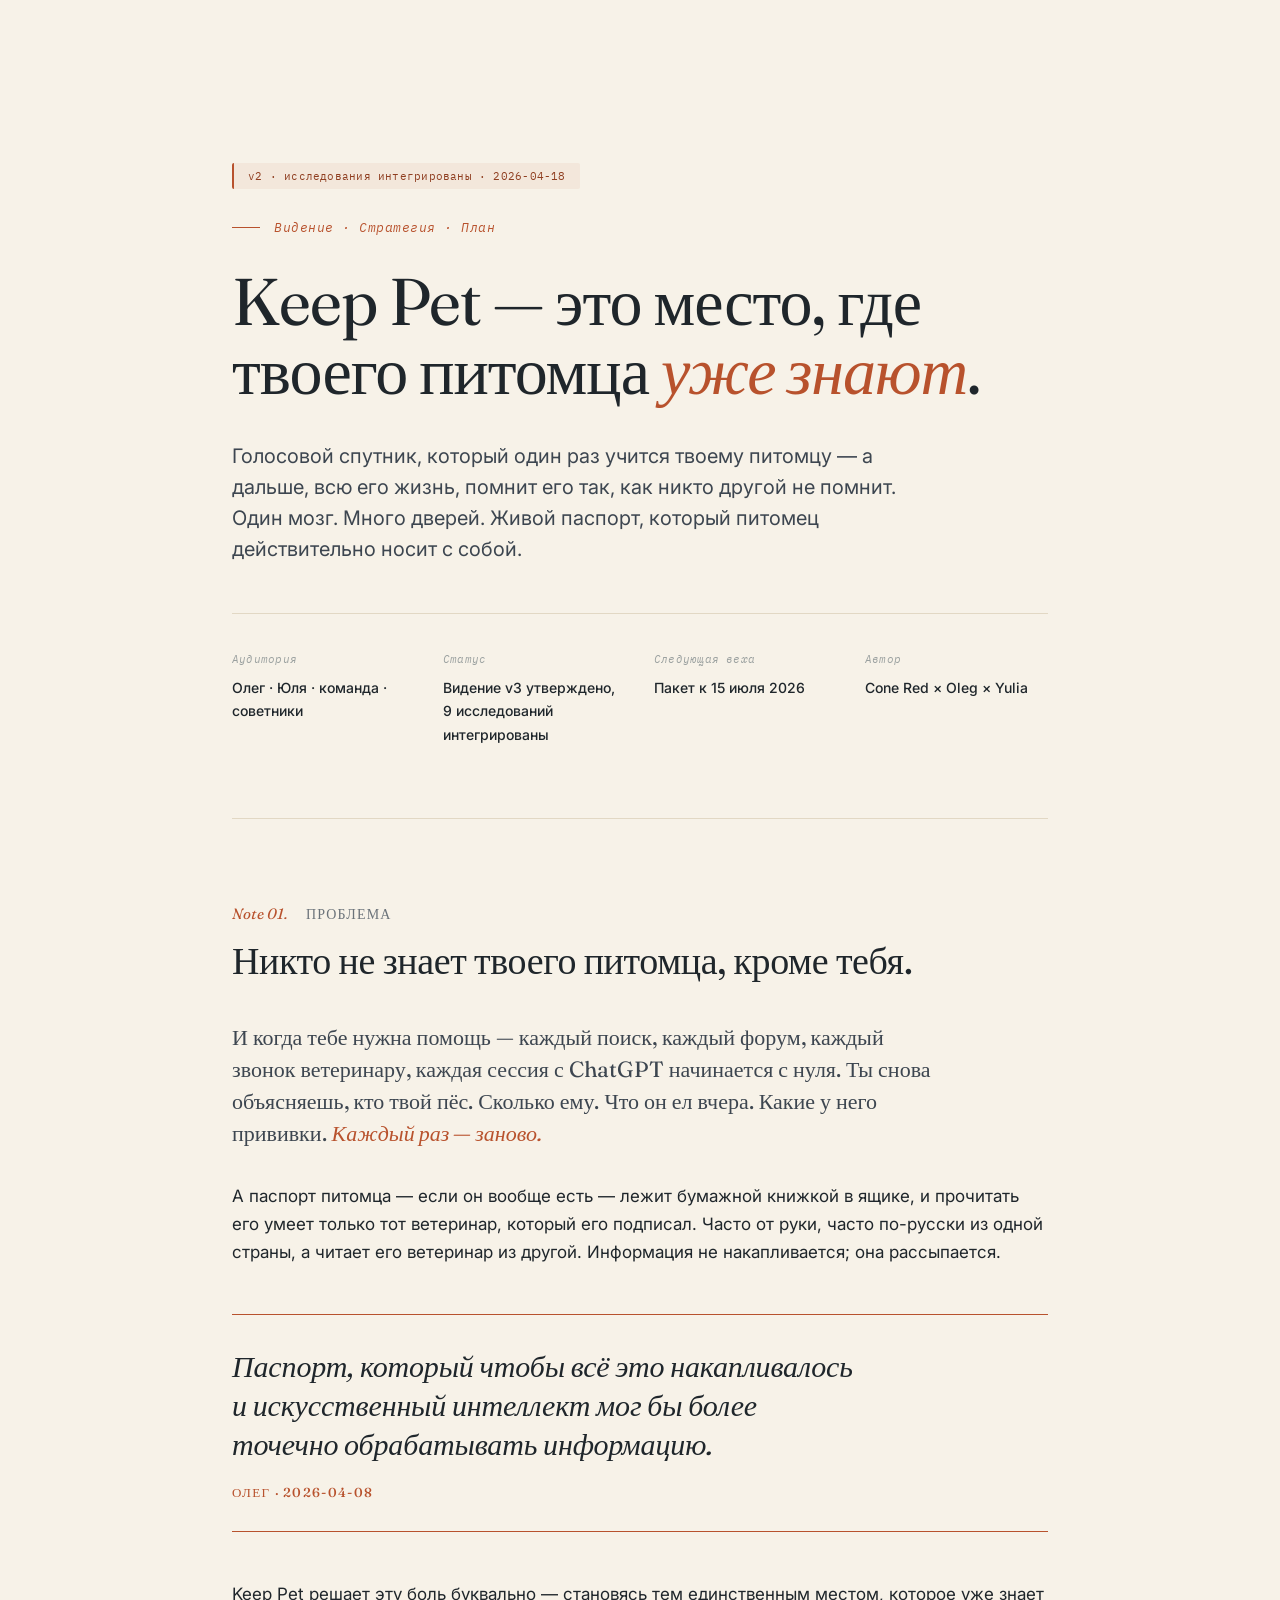
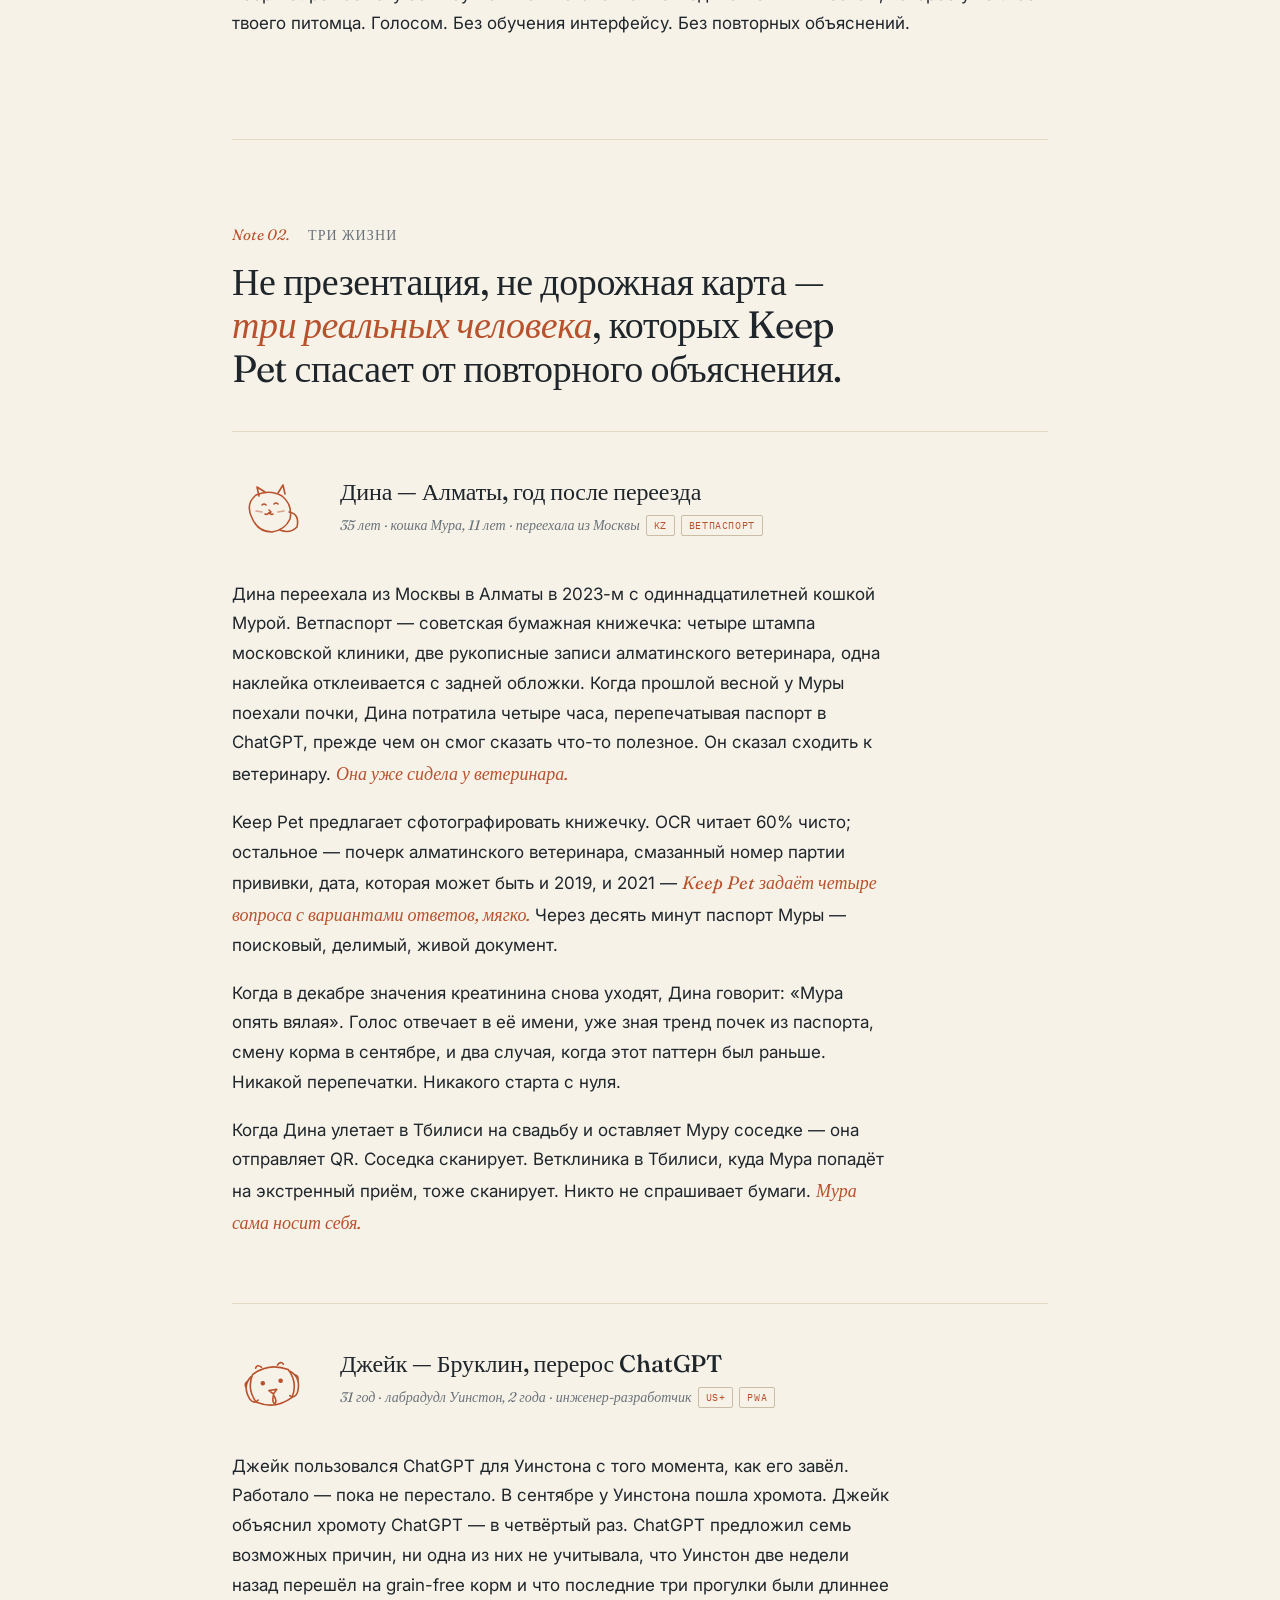
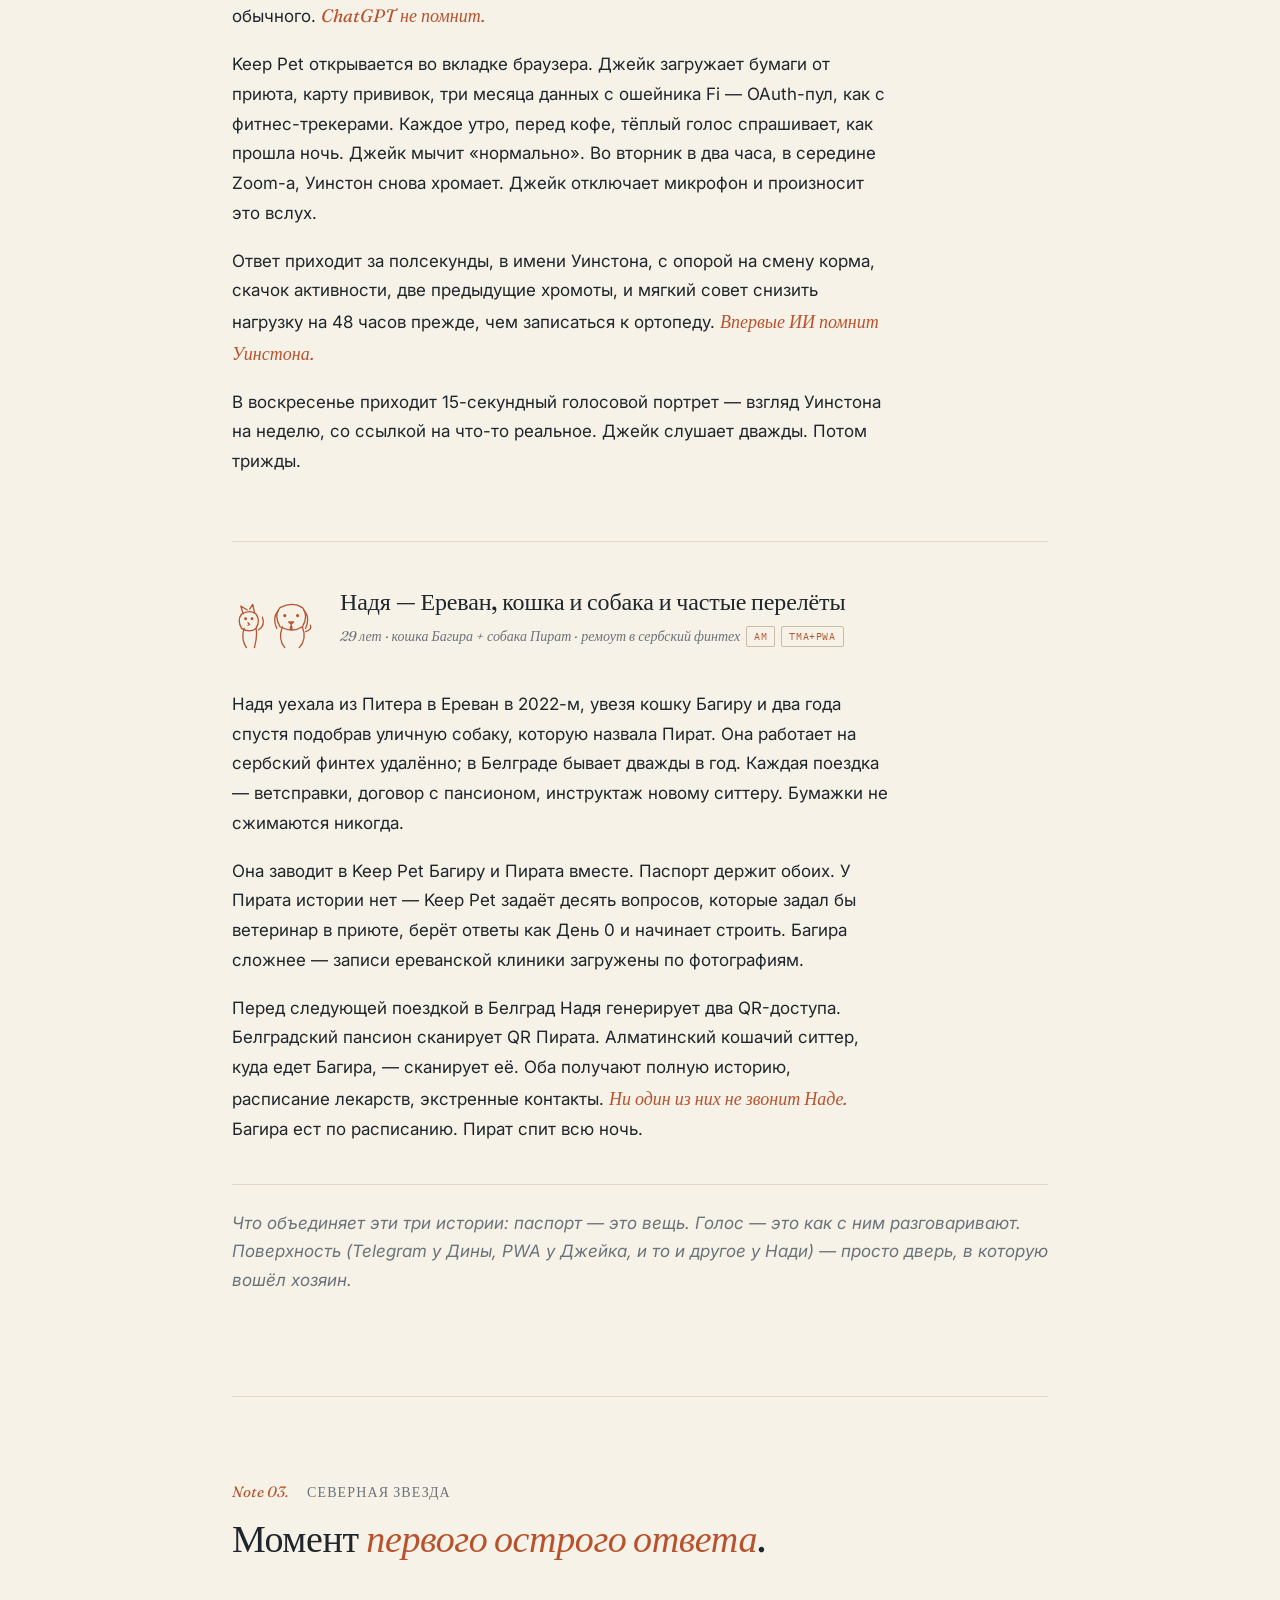
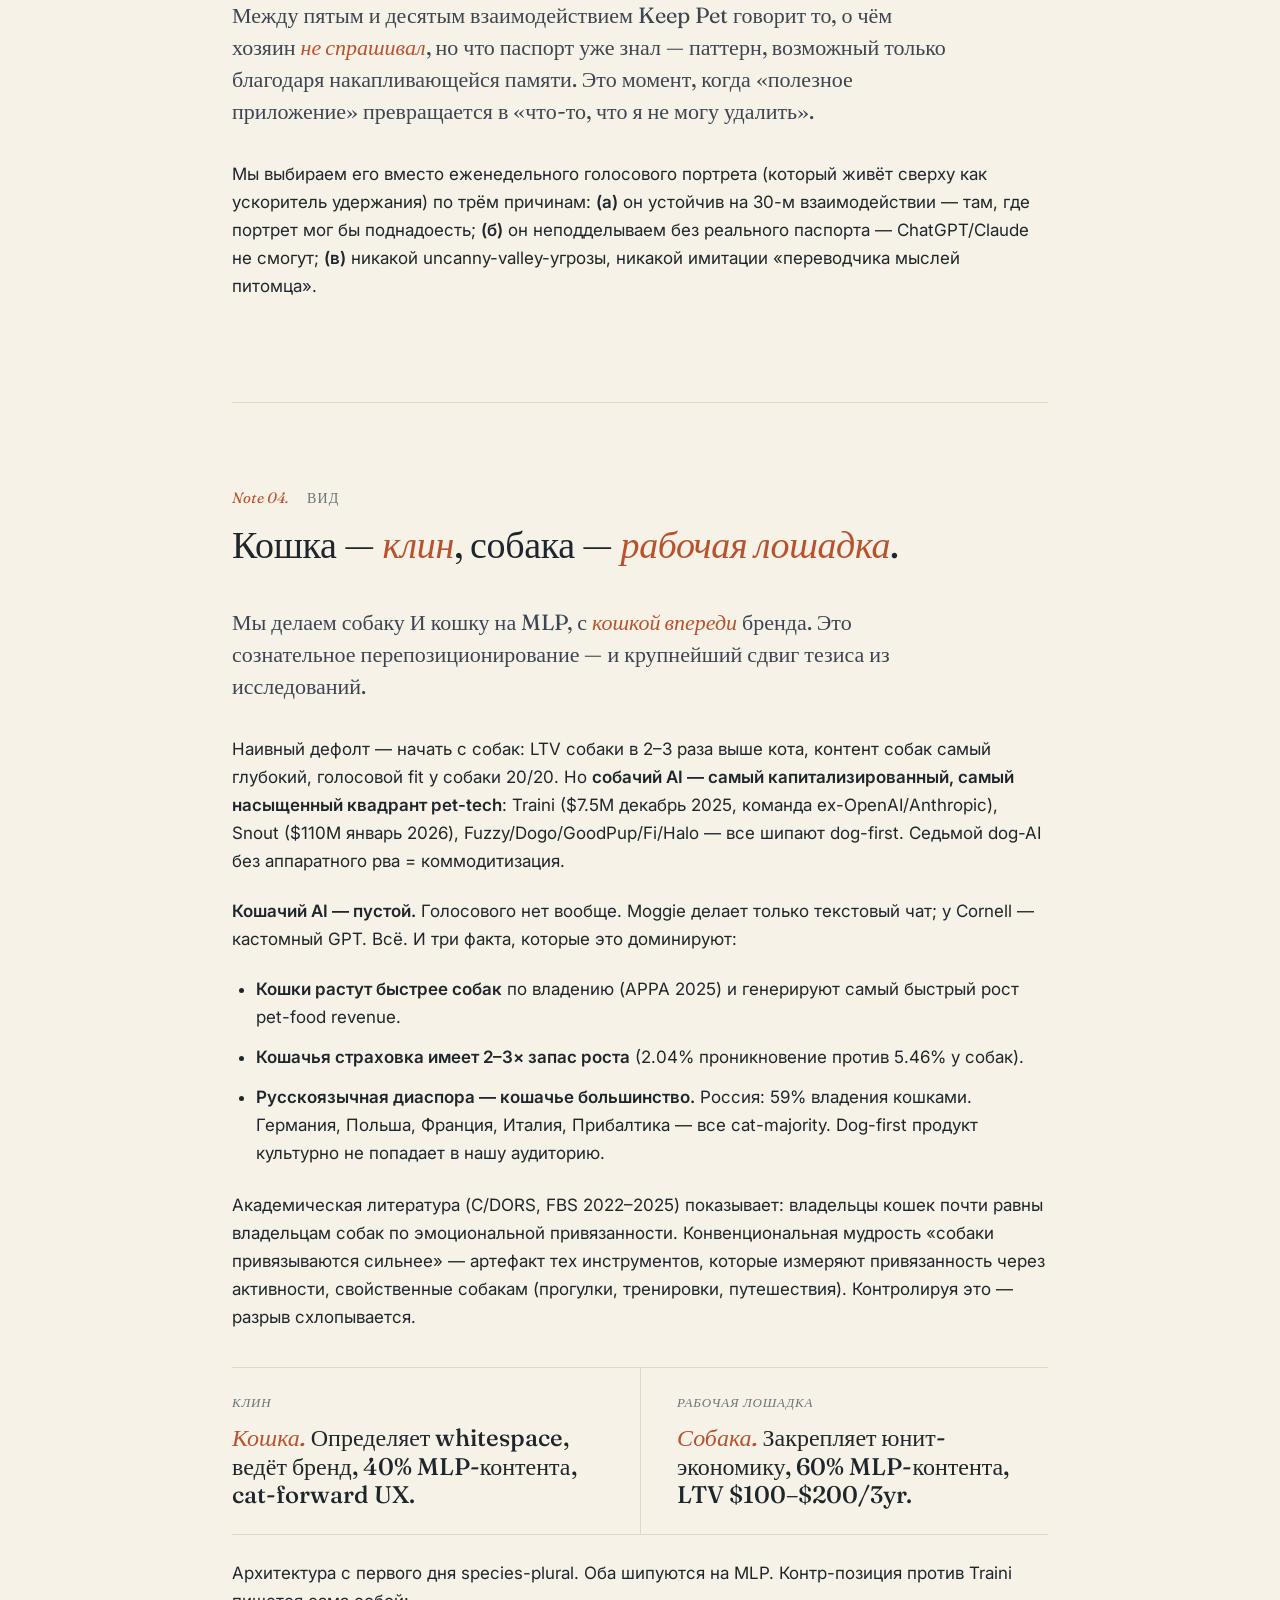
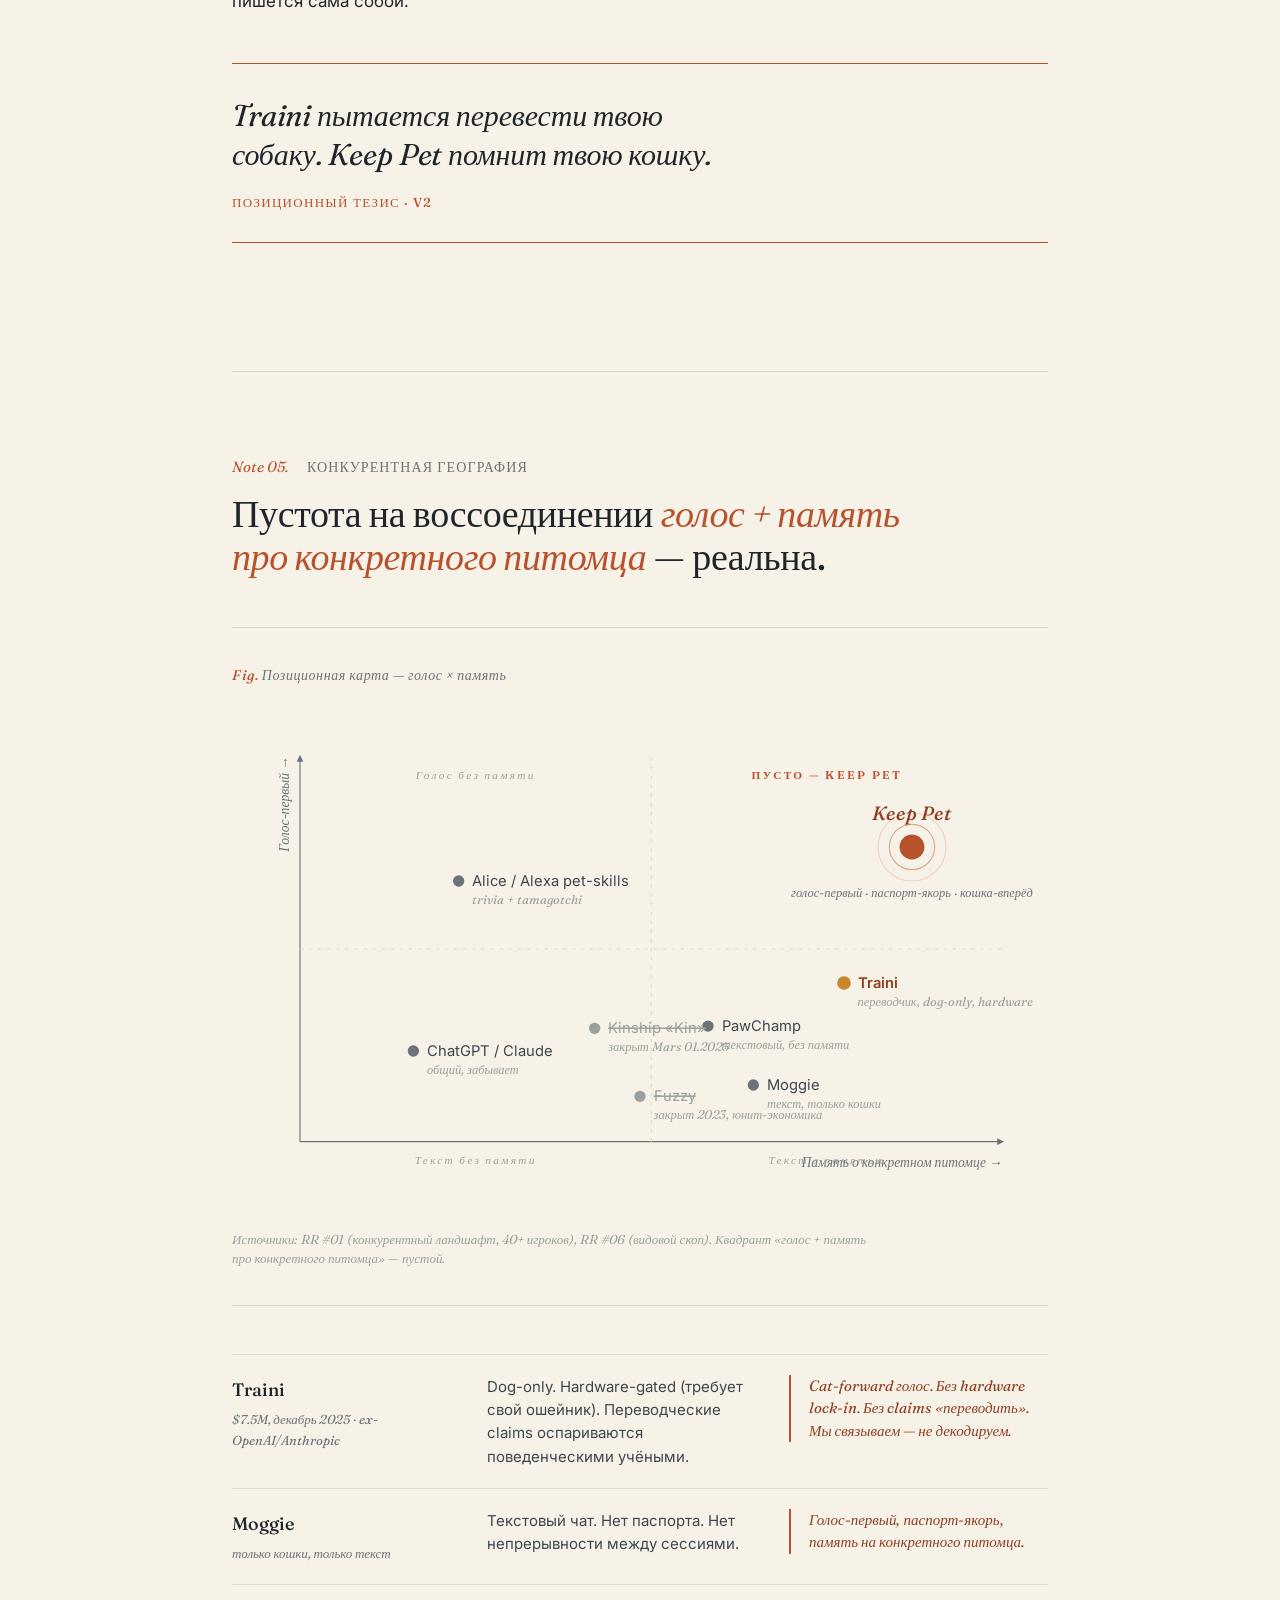
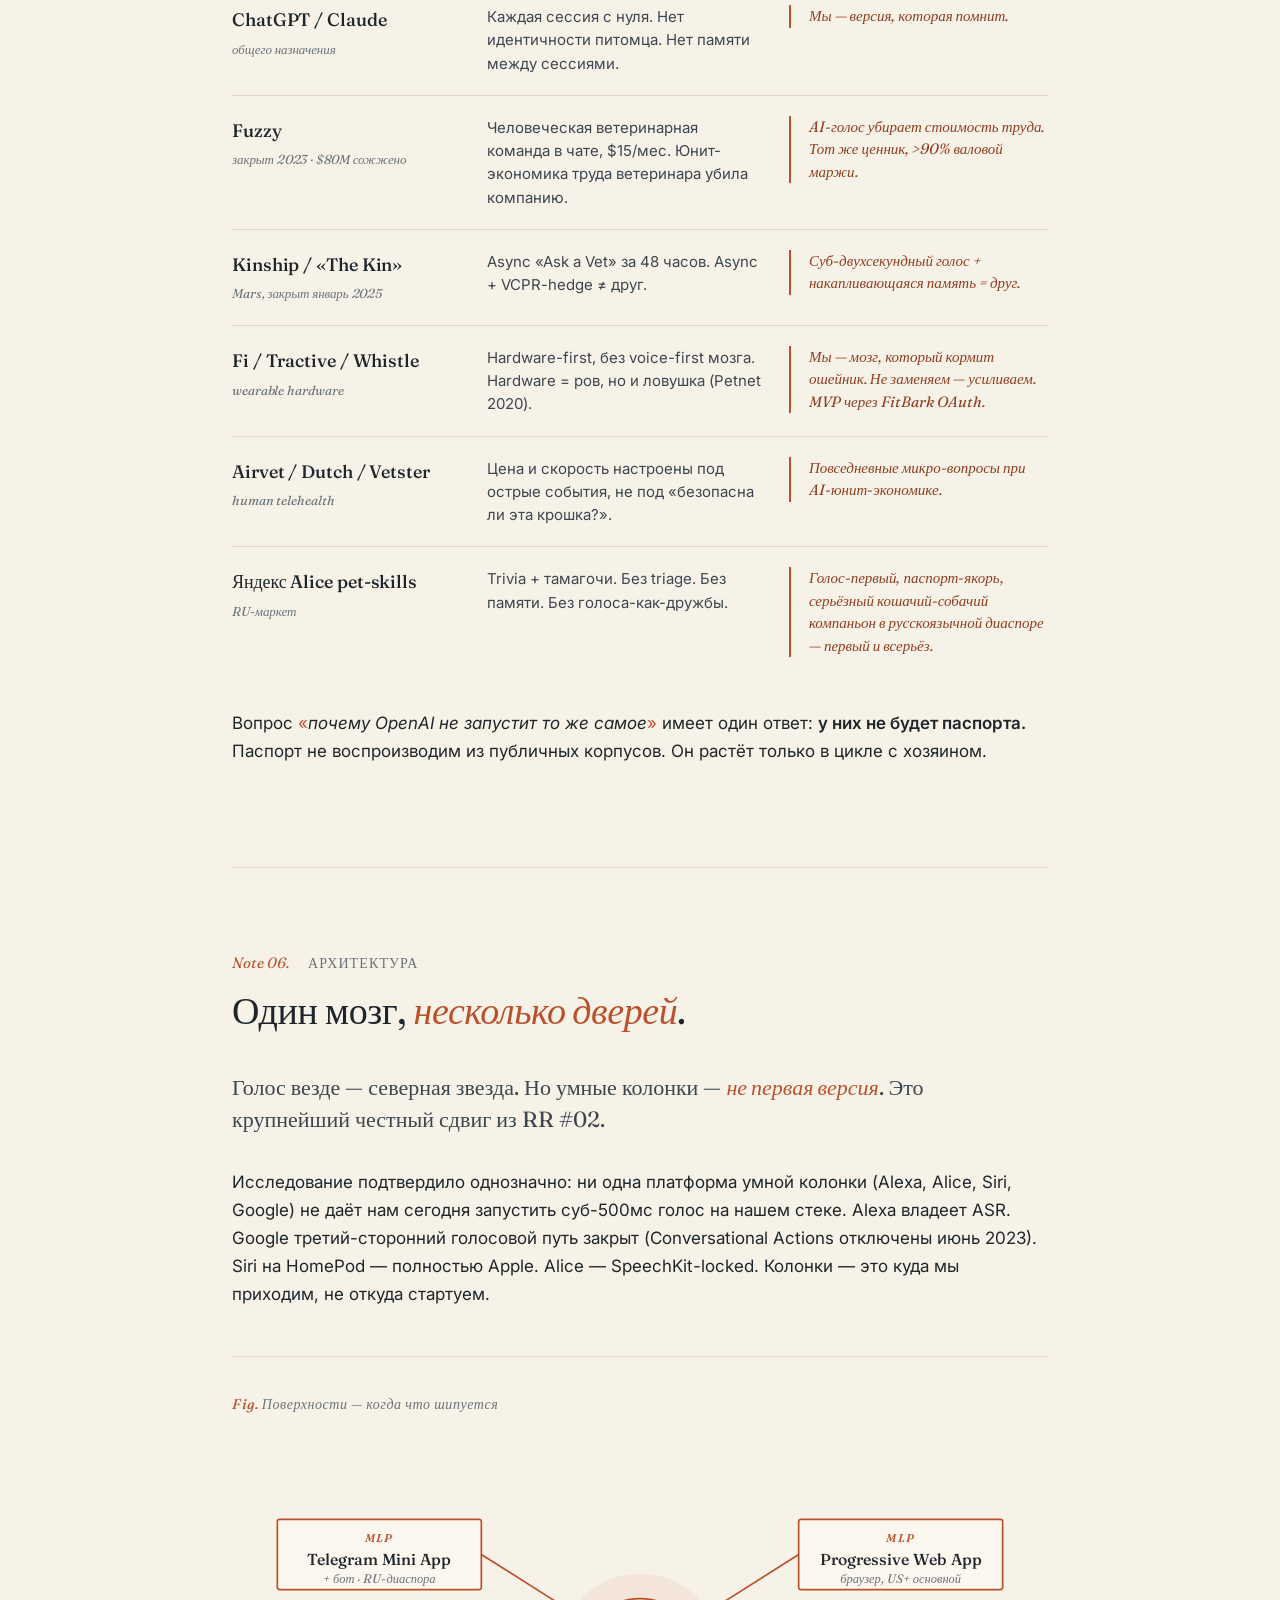
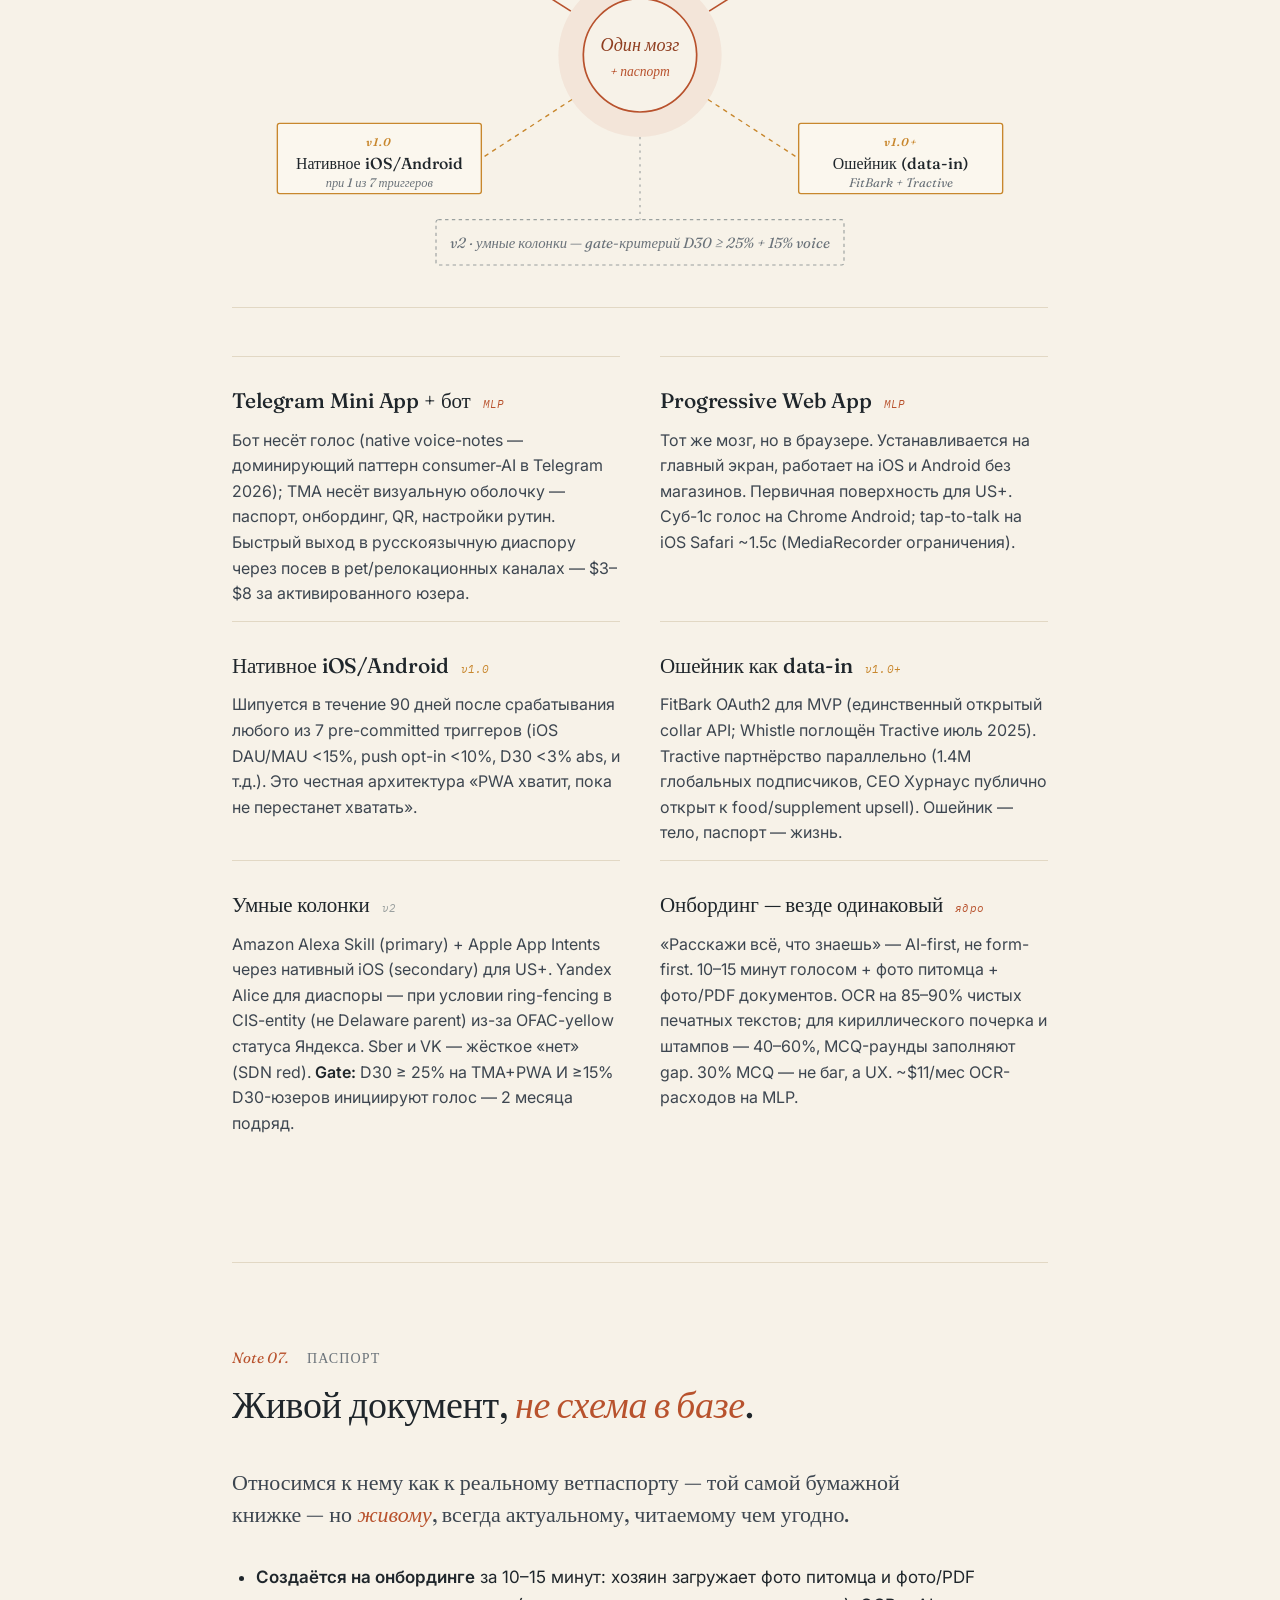
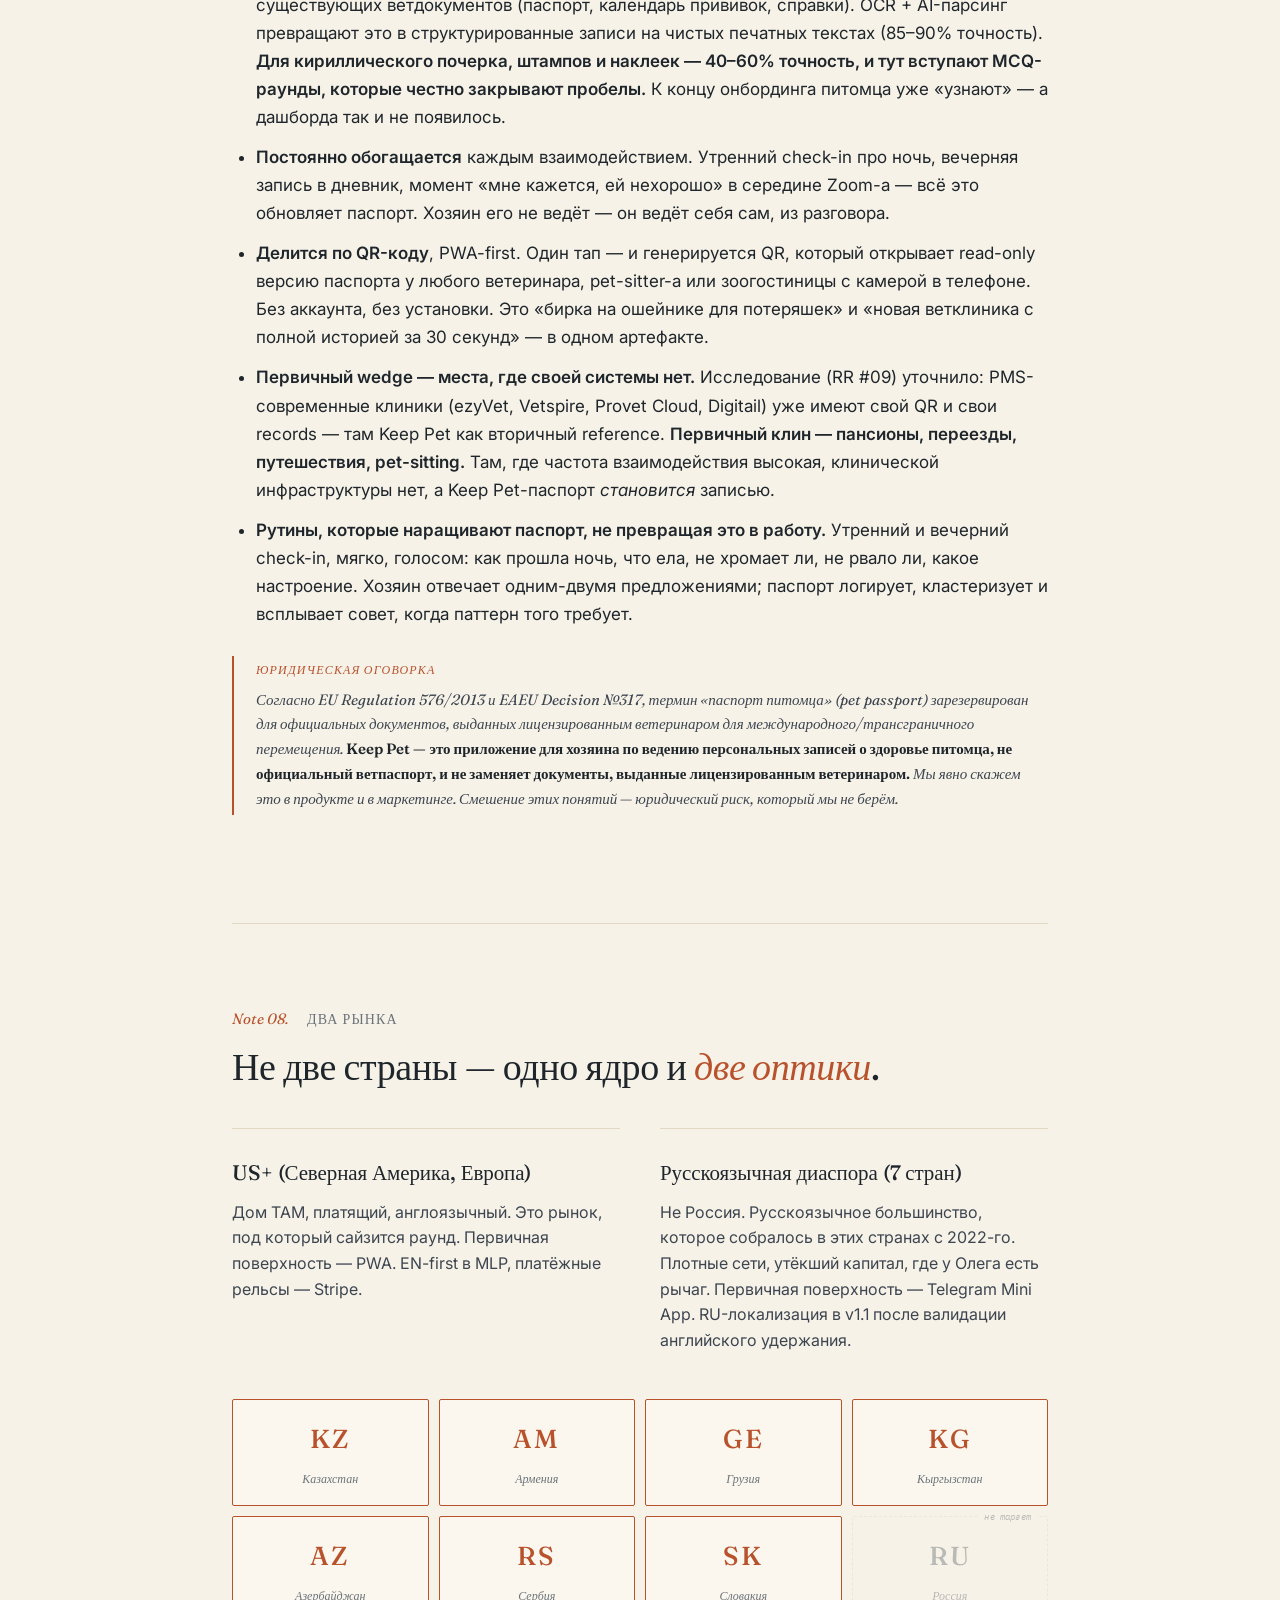
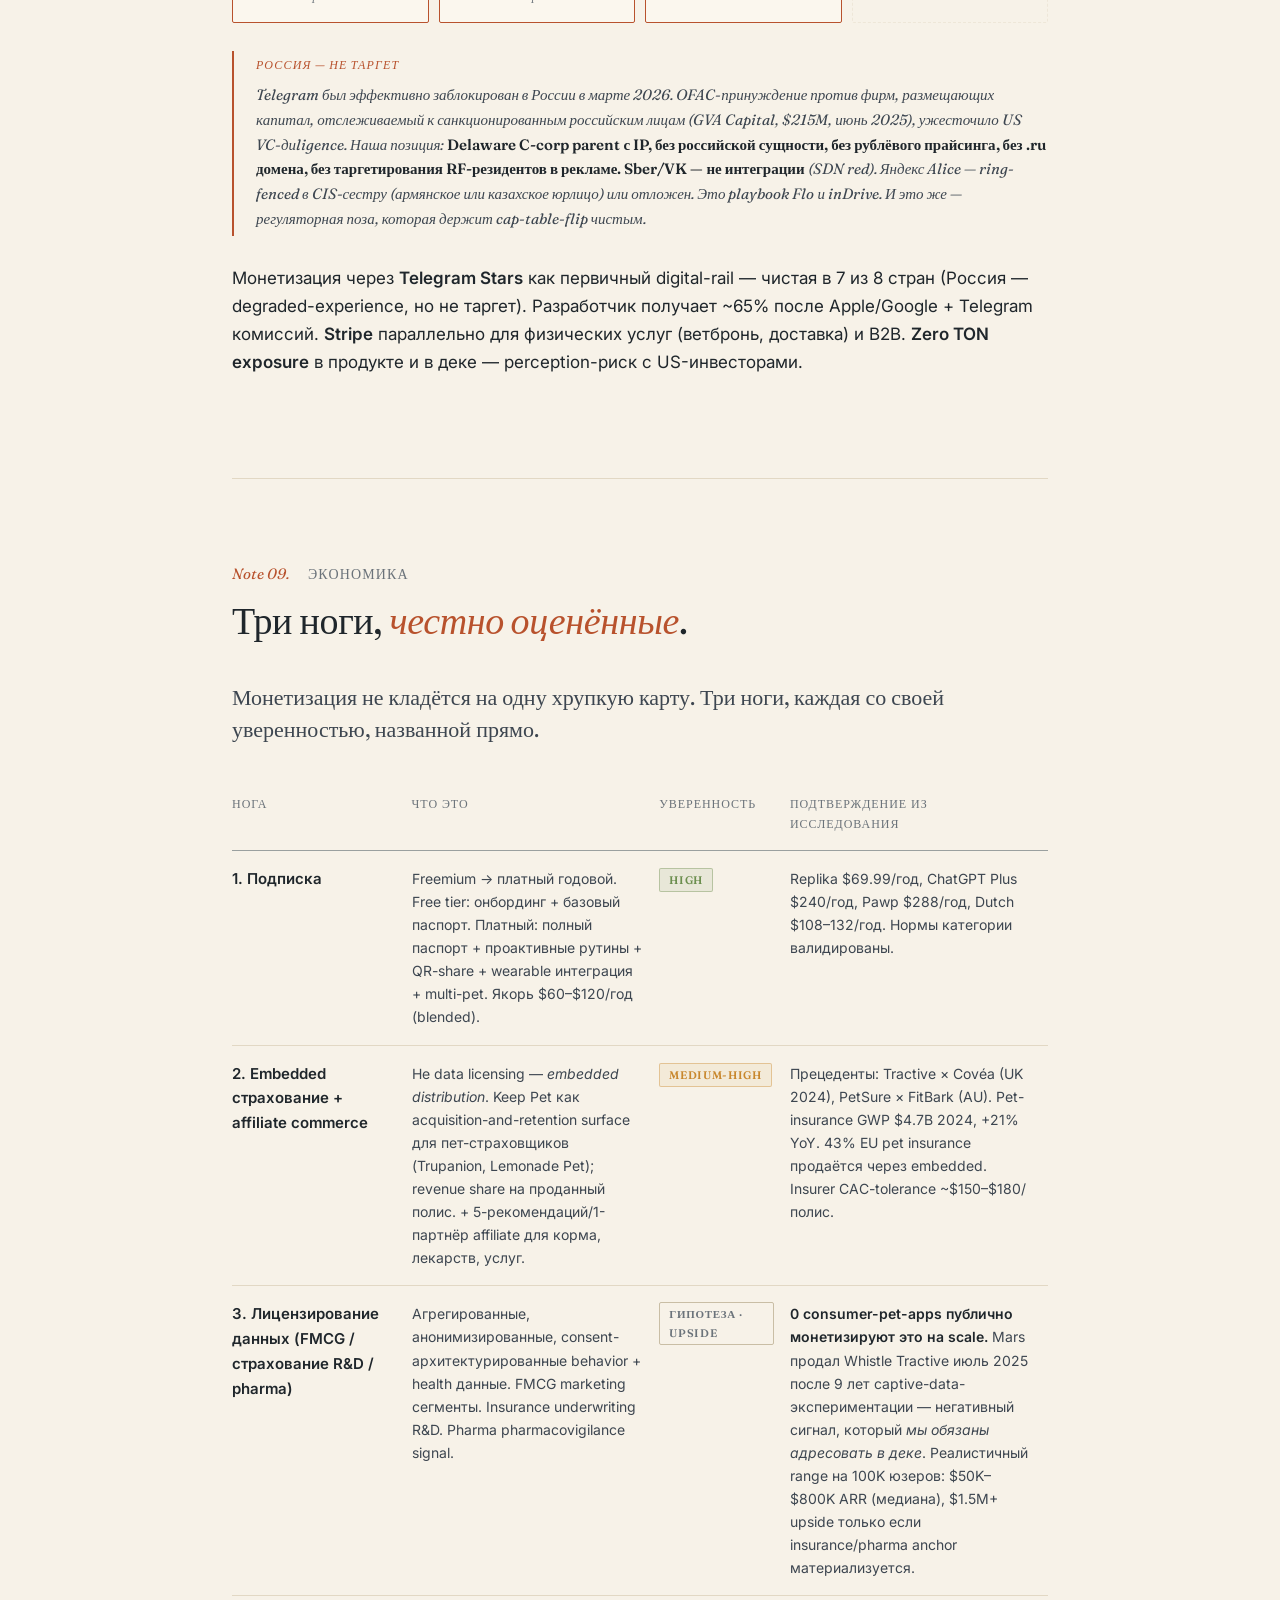
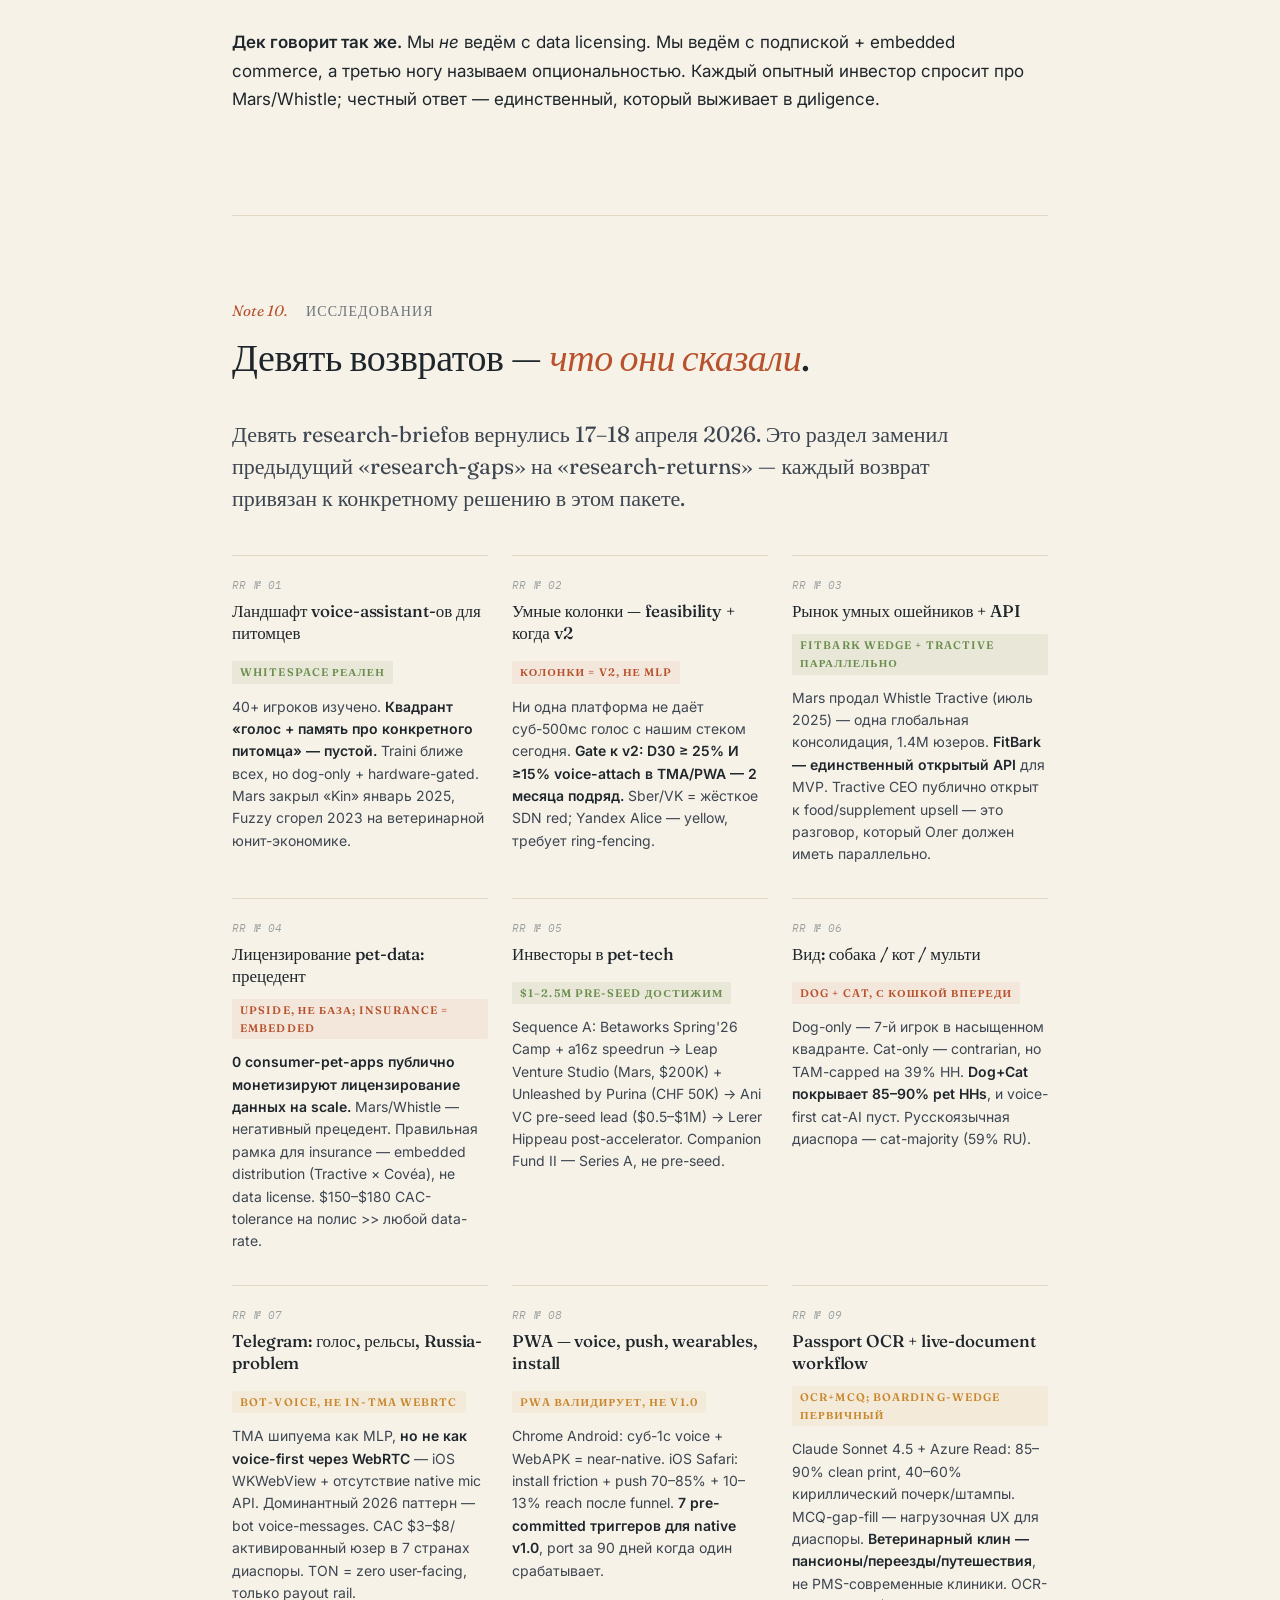
<file: archive/v2-vision-2026-04-18.html>
<!DOCTYPE html>
<html lang="ru">
<head>
<meta charset="UTF-8">
<meta name="viewport" content="width=device-width, initial-scale=1.0">
<meta name="robots" content="noindex, nofollow">
<meta name="referrer" content="no-referrer">
<title>Keep Pet — Видение, стратегия, план · v2 · Для Олега и команды</title>
<link rel="preconnect" href="https://fonts.googleapis.com">
<link rel="preconnect" href="https://fonts.gstatic.com" crossorigin>
<link href="https://fonts.googleapis.com/css2?family=Fraunces:ital,opsz,wght@0,9..144,300;0,9..144,400;0,9..144,500;0,9..144,600;0,9..144,700;1,9..144,300;1,9..144,400;1,9..144,500&family=IBM+Plex+Mono:ital,wght@0,400;0,500;1,400&family=Inter:wght@300;400;500;600;700&display=swap" rel="stylesheet">
<style>
  :root {
    --bg: #F7F2E8;
    --bg-elev: #FBF7EE;
    --bg-card: #F0E9DB;
    --ink: #1F262B;
    --ink-mid: #3D4650;
    --ink-dim: #6B737A;
    --ink-faint: #9AA09F;
    --accent: #B8522D;
    --accent-deep: #8F3E20;
    --accent-soft: rgba(184, 82, 45, 0.07);
    --ochre: #C8872D;
    --ochre-soft: rgba(200, 135, 45, 0.08);
    --line: #E2D8C4;
    --line-strong: #C9BEA5;
    --success: #6B8E4E;
    --success-soft: rgba(107, 142, 78, 0.1);
    --cat: #9C7BA8;
    --dog: #6A94BF;
    --serif: "Fraunces", "Source Serif 4", "GT Alpina", Georgia, "Times New Roman", serif;
    --sans: "Inter", -apple-system, BlinkMacSystemFont, "Segoe UI", "Helvetica Neue", "PT Sans", sans-serif;
    --mono: "IBM Plex Mono", "SF Mono", "Menlo", monospace;
  }
  * { box-sizing: border-box; margin: 0; padding: 0; }
  html, body {
    background: var(--bg);
    color: var(--ink);
    font-family: var(--sans);
    font-size: 17px;
    line-height: 1.65;
    -webkit-font-smoothing: antialiased;
    -moz-osx-font-smoothing: grayscale;
  }
  /* Subtle paper grain */
  body::before {
    content: "";
    position: fixed;
    inset: 0;
    pointer-events: none;
    background-image:
      radial-gradient(circle at 20% 30%, rgba(184, 82, 45, 0.015) 0%, transparent 40%),
      radial-gradient(circle at 80% 70%, rgba(200, 135, 45, 0.015) 0%, transparent 40%);
    z-index: -1;
  }
  a { color: var(--accent); text-decoration: none; border-bottom: 1px solid rgba(184, 82, 45, 0.35); transition: border-color 0.15s ease; }
  a:hover { border-bottom-color: var(--accent); }

  .wrap { max-width: 880px; margin: 0 auto; padding: 64px 32px; }

  /* ── Hero ── */
  header.hero { padding: 96px 0 72px 0; border-bottom: 1px solid var(--line); }
  .hero .eyebrow {
    font-family: var(--mono);
    font-style: italic;
    color: var(--accent);
    font-size: 13px;
    letter-spacing: 0.04em;
    margin-bottom: 28px;
    font-weight: 400;
    display: flex;
    align-items: center;
    gap: 14px;
  }
  .hero .eyebrow::before {
    content: "";
    width: 28px;
    height: 1px;
    background: var(--accent);
  }
  .hero h1 {
    font-family: var(--serif);
    font-size: 66px;
    line-height: 1.05;
    font-weight: 400;
    margin-bottom: 36px;
    letter-spacing: -0.015em;
    color: var(--ink);
    text-wrap: balance;
  }
  .hero h1 em {
    font-style: italic;
    color: var(--accent);
    font-weight: 400;
  }
  .hero .subtitle {
    font-size: 20px;
    color: var(--ink-mid);
    max-width: 680px;
    margin-bottom: 48px;
    line-height: 1.55;
  }
  .hero .meta {
    display: grid;
    grid-template-columns: repeat(4, 1fr);
    gap: 28px;
    padding-top: 36px;
    border-top: 1px solid var(--line);
    font-size: 14px;
  }
  .hero .meta .label {
    font-family: var(--mono);
    font-style: italic;
    color: var(--ink-faint);
    font-size: 11px;
    margin-bottom: 8px;
    letter-spacing: 0.02em;
  }
  .hero .meta .value {
    color: var(--ink);
    font-weight: 500;
  }
  .hero .version-stamp {
    display: inline-flex;
    align-items: center;
    gap: 10px;
    background: var(--accent-soft);
    color: var(--accent-deep);
    padding: 4px 14px;
    border-radius: 2px;
    font-family: var(--mono);
    font-size: 11px;
    letter-spacing: 0.02em;
    margin-bottom: 28px;
    font-weight: 400;
    border-left: 2px solid var(--accent);
  }

  /* ── Sections ── */
  section { padding: 80px 0; border-bottom: 1px solid var(--line); }
  section:last-of-type { border-bottom: none; }

  .section-head { margin-bottom: 40px; }
  .section-num {
    font-family: var(--serif);
    font-style: italic;
    font-size: 15px;
    color: var(--accent);
    font-weight: 400;
    margin-right: 14px;
  }
  .section-label {
    font-family: var(--serif);
    font-size: 14px;
    color: var(--ink-dim);
    letter-spacing: 0.08em;
    text-transform: uppercase;
    font-variant: small-caps;
    font-weight: 500;
  }
  h3 {
    font-family: var(--serif);
    font-size: 38px;
    line-height: 1.15;
    font-weight: 400;
    margin: 12px 0 24px 0;
    letter-spacing: -0.01em;
    color: var(--ink);
    text-wrap: balance;
  }
  h3 em { font-style: italic; color: var(--accent); }
  h4 {
    font-family: var(--serif);
    font-size: 20px;
    font-weight: 500;
    margin-top: 36px;
    margin-bottom: 14px;
    color: var(--ink);
    letter-spacing: -0.005em;
  }
  p { margin-bottom: 22px; color: var(--ink); }
  p.lead {
    font-family: var(--serif);
    font-size: 22px;
    line-height: 1.45;
    color: var(--ink-mid);
    margin-bottom: 32px;
    font-weight: 400;
    max-width: 720px;
  }
  p.lead em { font-style: italic; color: var(--accent); }
  p.dim { color: var(--ink-dim); }
  ul, ol { margin: 0 0 24px 24px; }
  li { margin-bottom: 12px; color: var(--ink); }
  strong { font-weight: 600; color: var(--ink); }
  em { font-style: italic; }

  /* ── Pull quote ── */
  .pullquote {
    margin: 48px 0;
    padding: 32px 0 28px 0;
    border-top: 1px solid var(--accent);
    border-bottom: 1px solid var(--accent);
    text-align: left;
  }
  .pullquote-text {
    font-family: var(--serif);
    font-size: 30px;
    line-height: 1.3;
    font-weight: 400;
    color: var(--ink);
    font-style: italic;
    letter-spacing: -0.005em;
    margin-bottom: 18px;
    text-wrap: balance;
  }
  .pullquote-cite {
    font-family: var(--serif);
    font-size: 13px;
    color: var(--accent);
    font-variant: small-caps;
    letter-spacing: 0.1em;
    font-weight: 500;
    text-transform: uppercase;
  }

  /* ── Cards ── */
  .card {
    background: transparent;
    border-top: 1px solid var(--line);
    padding: 26px 0 10px 0;
    margin-bottom: 4px;
  }
  .card .title {
    font-family: var(--serif);
    font-size: 21px;
    font-weight: 500;
    margin-bottom: 10px;
    color: var(--ink);
    letter-spacing: -0.005em;
    display: flex;
    align-items: baseline;
    gap: 12px;
    flex-wrap: wrap;
  }
  .card .stage {
    font-family: var(--mono);
    font-style: italic;
    font-size: 11px;
    color: var(--accent);
    font-weight: 400;
    letter-spacing: 0.02em;
  }
  .card .stage.v1 { color: var(--ochre); }
  .card .stage.v2 { color: var(--ink-faint); }
  .card p { color: var(--ink-mid); font-size: 16px; margin-bottom: 0; line-height: 1.6; }

  .grid { display: grid; gap: 0; margin: 32px 0; }
  .grid-2 { grid-template-columns: 1fr 1fr; column-gap: 40px; }
  .grid-3 { grid-template-columns: repeat(3, 1fr); column-gap: 32px; }
  @media (max-width: 760px) {
    .grid-2, .grid-3, .hero .meta { grid-template-columns: 1fr; column-gap: 0; }
    .hero h1 { font-size: 40px; }
    h3 { font-size: 28px; }
    p.lead { font-size: 18px; }
    .pullquote-text { font-size: 22px; }
    .wrap { padding: 32px 20px; }
  }

  /* ── Hero stories ── */
  .hero-story {
    padding: 40px 0;
    margin: 24px 0;
    border-top: 1px solid var(--line);
  }
  .hero-story:last-of-type { border-bottom: 1px solid var(--line); }
  .hero-story .persona {
    display: grid;
    grid-template-columns: 84px 1fr;
    gap: 24px;
    align-items: start;
    margin-bottom: 28px;
  }
  .hero-story .persona-portrait {
    width: 80px;
    height: 80px;
    color: var(--accent);
    flex-shrink: 0;
  }
  .hero-story .persona-name {
    font-family: var(--serif);
    font-size: 24px;
    font-weight: 500;
    color: var(--ink);
    margin-bottom: 4px;
    letter-spacing: -0.005em;
  }
  .hero-story .persona-meta {
    font-family: var(--serif);
    font-style: italic;
    font-size: 14px;
    color: var(--ink-dim);
    line-height: 1.5;
  }
  .hero-story .persona-meta .tag {
    display: inline-block;
    font-family: var(--mono);
    font-style: normal;
    font-size: 10px;
    color: var(--accent);
    letter-spacing: 0.06em;
    text-transform: uppercase;
    padding: 2px 7px;
    border: 1px solid var(--line-strong);
    border-radius: 2px;
    margin-left: 6px;
    vertical-align: 1px;
  }
  .hero-story .scene-text {
    font-size: 17px;
    line-height: 1.75;
    color: var(--ink);
    max-width: 660px;
  }
  .hero-story .scene-text p { margin-bottom: 18px; }
  .hero-story .scene-text p:last-child { margin-bottom: 0; }
  .hero-story .scene-text em {
    color: var(--accent);
    font-style: italic;
    font-family: var(--serif);
    font-size: 18px;
  }

  /* ── Research findings grid ── */
  .findings-grid {
    display: grid;
    grid-template-columns: repeat(3, 1fr);
    column-gap: 24px;
    row-gap: 32px;
    margin: 40px 0;
  }
  @media (max-width: 860px) { .findings-grid { grid-template-columns: 1fr; } }
  .finding {
    border-top: 1px solid var(--line);
    padding-top: 20px;
    position: relative;
  }
  .finding .rr-num {
    font-family: var(--mono);
    font-style: italic;
    font-size: 11px;
    color: var(--ink-faint);
    letter-spacing: 0.02em;
    margin-bottom: 6px;
  }
  .finding .rr-title {
    font-family: var(--serif);
    font-size: 17px;
    font-weight: 500;
    color: var(--ink);
    margin-bottom: 12px;
    line-height: 1.3;
    letter-spacing: -0.005em;
  }
  .finding .rr-verdict {
    font-family: var(--serif);
    font-size: 11px;
    letter-spacing: 0.1em;
    text-transform: uppercase;
    font-variant: small-caps;
    font-weight: 600;
    margin-bottom: 12px;
    display: inline-block;
    padding: 2px 8px;
    border-radius: 2px;
  }
  .finding .rr-verdict.confirm { color: var(--success); background: var(--success-soft); }
  .finding .rr-verdict.partial { color: var(--ochre); background: var(--ochre-soft); }
  .finding .rr-verdict.pivot { color: var(--accent); background: var(--accent-soft); }
  .finding .rr-text { font-size: 14px; color: var(--ink-mid); line-height: 1.6; }
  .finding .rr-text strong { color: var(--ink); font-weight: 600; }

  /* ── Competitor rows ── */
  .competitor-row {
    display: grid;
    grid-template-columns: 2.5fr 3fr 2.8fr;
    gap: 24px;
    padding: 20px 0;
    border-top: 1px solid var(--line);
    align-items: start;
  }
  .competitor-row:last-child { border-bottom: 1px solid var(--line); }
  @media (max-width: 760px) { .competitor-row { grid-template-columns: 1fr; gap: 12px; } }
  .competitor-row .who {
    font-family: var(--serif);
    font-weight: 500;
    color: var(--ink);
    font-size: 18px;
    letter-spacing: -0.005em;
  }
  .competitor-row .who .subtag {
    display: block;
    font-family: var(--serif);
    font-style: italic;
    font-size: 13px;
    color: var(--ink-dim);
    font-weight: 400;
    margin-top: 4px;
  }
  .competitor-row .miss {
    font-size: 15px;
    color: var(--ink-mid);
    line-height: 1.55;
  }
  .competitor-row .we {
    font-family: var(--serif);
    font-size: 15px;
    color: var(--accent-deep);
    font-style: italic;
    padding-left: 18px;
    border-left: 2px solid var(--accent);
    line-height: 1.5;
  }

  /* ── Tables ── */
  table { width: 100%; border-collapse: collapse; margin: 32px 0; font-size: 15px; }
  th, td { padding: 16px 16px 16px 0; text-align: left; border-bottom: 1px solid var(--line); vertical-align: top; }
  th {
    font-family: var(--serif);
    color: var(--ink-dim);
    font-weight: 500;
    font-size: 12px;
    letter-spacing: 0.08em;
    text-transform: uppercase;
    font-variant: small-caps;
    border-bottom: 1px solid var(--ink-faint);
  }
  td { color: var(--ink); }
  td.dim { color: var(--ink-mid); font-size: 14px; }

  /* ── Pills ── */
  .pill {
    display: inline-block;
    font-family: var(--serif);
    font-size: 11px;
    padding: 2px 9px;
    border-radius: 2px;
    letter-spacing: 0.06em;
    text-transform: uppercase;
    font-variant: small-caps;
    font-weight: 600;
    border: 1px solid transparent;
  }
  .pill-high { color: var(--success); border-color: rgba(107, 142, 78, 0.4); background: var(--success-soft); }
  .pill-med { color: var(--ochre); border-color: rgba(200, 135, 45, 0.4); background: var(--ochre-soft); }
  .pill-hyp { color: var(--ink-dim); border-color: var(--line-strong); background: transparent; }

  /* ── Visualization containers ── */
  .viz {
    margin: 48px 0;
    padding: 36px 0;
    border-top: 1px solid var(--line);
    border-bottom: 1px solid var(--line);
  }
  .viz-title {
    font-family: var(--serif);
    font-style: italic;
    font-size: 14px;
    letter-spacing: 0.04em;
    color: var(--ink-dim);
    margin-bottom: 24px;
    font-weight: 400;
  }
  .viz-title::before {
    content: "Fig. ";
    color: var(--accent);
    font-weight: 500;
  }
  .viz-caption {
    font-family: var(--serif);
    font-style: italic;
    font-size: 13px;
    color: var(--ink-faint);
    margin-top: 20px;
    line-height: 1.5;
    max-width: 640px;
  }

  /* ── Diaspora monograms ── */
  .diaspora {
    display: grid;
    grid-template-columns: repeat(4, 1fr);
    gap: 10px;
    margin: 28px 0;
  }
  @media (max-width: 760px) { .diaspora { grid-template-columns: repeat(2, 1fr); } }
  .country {
    padding: 18px 14px 14px 14px;
    text-align: center;
    border: 1px solid var(--line);
    border-radius: 2px;
    position: relative;
    background: var(--bg-elev);
  }
  .country.target { border-color: var(--accent); }
  .country.nontarget {
    opacity: 0.45;
    border-style: dashed;
    background: transparent;
  }
  .country.nontarget::after {
    content: "не таргет";
    position: absolute;
    top: -8px;
    right: 10px;
    font-family: var(--mono);
    font-style: italic;
    font-size: 9px;
    letter-spacing: 0.02em;
    background: var(--bg);
    color: var(--ink-dim);
    padding: 1px 6px;
    font-weight: 400;
  }
  .country .code {
    font-family: var(--serif);
    font-size: 26px;
    font-weight: 500;
    color: var(--accent);
    letter-spacing: 0.08em;
    font-variant: small-caps;
    display: block;
    margin-bottom: 2px;
  }
  .country.nontarget .code { color: var(--ink-dim); }
  .country .name {
    font-family: var(--serif);
    font-style: italic;
    font-size: 12px;
    color: var(--ink-dim);
    margin-top: 4px;
  }

  /* ── Editorial notes / disclaimers ── */
  .note {
    margin: 28px 0;
    padding: 4px 0 4px 22px;
    border-left: 2px solid var(--accent);
  }
  .note-label {
    font-family: var(--serif);
    font-style: italic;
    font-size: 12px;
    color: var(--accent);
    font-variant: small-caps;
    letter-spacing: 0.1em;
    text-transform: uppercase;
    display: block;
    margin-bottom: 8px;
    font-weight: 500;
  }
  .note-body {
    font-family: var(--serif);
    font-size: 15px;
    color: var(--ink-mid);
    line-height: 1.65;
    font-style: italic;
  }
  .note-body strong { font-style: normal; color: var(--ink); font-weight: 600; }

  /* ── Footer ── */
  footer {
    padding: 56px 0 72px 0;
    color: var(--ink-faint);
    font-size: 13px;
    text-align: center;
    font-family: var(--serif);
    font-style: italic;
  }
  footer .logo {
    font-family: var(--serif);
    font-weight: 500;
    color: var(--accent);
    letter-spacing: 0.1em;
    font-variant: small-caps;
    text-transform: uppercase;
    font-style: normal;
    margin-bottom: 12px;
    font-size: 14px;
  }
  footer code { font-family: var(--mono); font-style: normal; font-size: 12px; }

  hr { border: none; border-top: 1px solid var(--line); margin: 48px 0; }

  /* ── Next steps ── */
  .next-steps {
    margin-top: 36px;
    padding: 0;
  }
  .next-steps h4 { margin-top: 0; margin-bottom: 20px; }
  .next-steps ol {
    counter-reset: step;
    margin-left: 0;
    list-style: none;
  }
  .next-steps ol li {
    counter-increment: step;
    position: relative;
    padding-left: 52px;
    margin-bottom: 18px;
    line-height: 1.6;
  }
  .next-steps ol li::before {
    content: counter(step, decimal-leading-zero);
    position: absolute;
    left: 0;
    top: 1px;
    font-family: var(--serif);
    font-style: italic;
    font-size: 20px;
    color: var(--accent);
    font-weight: 500;
    width: 36px;
  }

  /* ── Cat-dog strip (used in section 04) ── */
  .species-strip {
    display: grid;
    grid-template-columns: 1fr 1fr;
    margin: 36px 0 24px 0;
    border-top: 1px solid var(--line);
    border-bottom: 1px solid var(--line);
  }
  .species-strip > div {
    padding: 24px 28px 24px 0;
  }
  .species-strip > div + div {
    padding-left: 36px;
    border-left: 1px solid var(--line);
  }
  .species-strip .species-label {
    font-family: var(--serif);
    font-style: italic;
    font-size: 13px;
    color: var(--ink-dim);
    letter-spacing: 0.06em;
    font-variant: small-caps;
    text-transform: uppercase;
    display: block;
    margin-bottom: 10px;
  }
  .species-strip .species-role {
    font-family: var(--serif);
    font-size: 24px;
    color: var(--ink);
    font-weight: 500;
    line-height: 1.2;
  }
  .species-strip .species-role em { color: var(--accent); font-style: italic; }
  @media (max-width: 760px) {
    .species-strip { grid-template-columns: 1fr; }
    .species-strip > div + div { padding-left: 0; border-left: none; border-top: 1px solid var(--line); }
  }

  .q { color: var(--ink); font-style: italic; }
  .q::before { content: "«"; color: var(--accent); font-style: normal; }
  .q::after { content: "»"; color: var(--accent); font-style: normal; }

  /* Code */
  code {
    font-family: var(--mono);
    font-size: 0.88em;
    background: var(--accent-soft);
    color: var(--accent-deep);
    padding: 1px 6px;
    border-radius: 2px;
  }
</style>
</head>
<body>

<div class="wrap">

<header class="hero">
  <div class="version-stamp">v2 · исследования интегрированы · 2026-04-18</div>
  <div class="eyebrow">Видение · Стратегия · План</div>
  <h1>Keep Pet — это место, где твоего питомца <em>уже знают</em>.</h1>
  <p class="subtitle">Голосовой спутник, который один раз учится твоему питомцу — а дальше, всю его жизнь, помнит его так, как никто другой не помнит. Один мозг. Много дверей. Живой паспорт, который питомец действительно носит с собой.</p>
  <div class="meta">
    <div>
      <div class="label">Аудитория</div>
      <div class="value">Олег · Юля · команда · советники</div>
    </div>
    <div>
      <div class="label">Статус</div>
      <div class="value">Видение v3 утверждено, 9 исследований интегрированы</div>
    </div>
    <div>
      <div class="label">Следующая веха</div>
      <div class="value">Пакет к 15 июля 2026</div>
    </div>
    <div>
      <div class="label">Автор</div>
      <div class="value">Cone Red × Oleg × Yulia</div>
    </div>
  </div>
</header>

<section>
  <div class="section-head">
    <span class="section-num">Note 01.</span>
    <span class="section-label">Проблема</span>
    <h3>Никто не знает твоего питомца, кроме тебя.</h3>
  </div>

  <p class="lead">И когда тебе нужна помощь — каждый поиск, каждый форум, каждый звонок ветеринару, каждая сессия с ChatGPT начинается с нуля. Ты снова объясняешь, кто твой пёс. Сколько ему. Что он ел вчера. Какие у него прививки. <em>Каждый раз — заново.</em></p>

  <p>А паспорт питомца — если он вообще есть — лежит бумажной книжкой в ящике, и прочитать его умеет только тот ветеринар, который его подписал. Часто от руки, часто по-русски из одной страны, а читает его ветеринар из другой. Информация не накапливается; она рассыпается.</p>

  <div class="pullquote">
    <div class="pullquote-text">Паспорт, который чтобы всё это накапливалось и искусственный интеллект мог бы более точечно обрабатывать информацию.</div>
    <div class="pullquote-cite">Олег · 2026-04-08</div>
  </div>

  <p>Keep Pet решает эту боль буквально — становясь тем единственным местом, которое уже знает твоего питомца. Голосом. Без обучения интерфейсу. Без повторных объяснений.</p>
</section>

<section>
  <div class="section-head">
    <span class="section-num">Note 02.</span>
    <span class="section-label">Три жизни</span>
    <h3>Не презентация, не дорожная карта — <em>три реальных человека</em>, которых Keep Pet спасает от повторного объяснения.</h3>
  </div>

  <div class="hero-story">
    <div class="persona">
      <svg class="persona-portrait" viewBox="0 0 80 80" fill="none" stroke="currentColor" stroke-width="1.6" stroke-linecap="round" stroke-linejoin="round" aria-hidden="true">
        <!-- Mura curled cat -->
        <path d="M20 46 Q13 32 24 23 Q38 17 50 24 Q61 33 58 47 Q53 58 40 60 Q26 60 20 46 Z"/>
        <!-- Ears -->
        <path d="M27 24 L25 15 L33 20"/>
        <path d="M46 21 L51 13 L53 22"/>
        <!-- Tail curling -->
        <path d="M57 40 Q68 42 65 55 Q58 62 48 58"/>
        <!-- Closed eyes -->
        <path d="M30 33 Q32 31 34 33"/>
        <path d="M42 32 Q44 30 46 32"/>
        <!-- Nose + mouth -->
        <path d="M37 38 L39 40 L37 41"/>
        <path d="M37 41 Q35 43 33 42"/>
        <path d="M37 41 Q39 43 41 42"/>
        <!-- Whiskers -->
        <path d="M30 40 L24 39" opacity="0.5"/>
        <path d="M46 40 L52 39" opacity="0.5"/>
      </svg>
      <div>
        <div class="persona-name">Дина — Алматы, год после переезда</div>
        <div class="persona-meta">35 лет · кошка Мура, 11 лет · переехала из Москвы<span class="tag">KZ</span><span class="tag">ветпаспорт</span></div>
      </div>
    </div>
    <div class="scene-text">
      <p>Дина переехала из Москвы в Алматы в 2023-м с одиннадцатилетней кошкой Мурой. Ветпаспорт — советская бумажная книжечка: четыре штампа московской клиники, две рукописные записи алматинского ветеринара, одна наклейка отклеивается с задней обложки. Когда прошлой весной у Муры поехали почки, Дина потратила четыре часа, перепечатывая паспорт в ChatGPT, прежде чем он смог сказать что-то полезное. Он сказал сходить к ветеринару. <em>Она уже сидела у ветеринара.</em></p>
      <p>Keep Pet предлагает сфотографировать книжечку. OCR читает 60% чисто; остальное — почерк алматинского ветеринара, смазанный номер партии прививки, дата, которая может быть и 2019, и 2021 — <em>Keep Pet задаёт четыре вопроса с вариантами ответов, мягко.</em> Через десять минут паспорт Муры — поисковый, делимый, живой документ.</p>
      <p>Когда в декабре значения креатинина снова уходят, Дина говорит: «Мура опять вялая». Голос отвечает в её имени, уже зная тренд почек из паспорта, смену корма в сентябре, и два случая, когда этот паттерн был раньше. Никакой перепечатки. Никакого старта с нуля.</p>
      <p>Когда Дина улетает в Тбилиси на свадьбу и оставляет Муру соседке — она отправляет QR. Соседка сканирует. Ветклиника в Тбилиси, куда Мура попадёт на экстренный приём, тоже сканирует. Никто не спрашивает бумаги. <em>Мура сама носит себя.</em></p>
    </div>
  </div>

  <div class="hero-story">
    <div class="persona">
      <svg class="persona-portrait" viewBox="0 0 80 80" fill="none" stroke="currentColor" stroke-width="1.6" stroke-linecap="round" stroke-linejoin="round" aria-hidden="true">
        <!-- Winston doodle head-tilt -->
        <g transform="rotate(-8 40 40)">
          <!-- Head -->
          <path d="M22 28 Q14 42 22 56 Q40 66 58 56 Q66 42 58 28 Q40 18 22 28 Z"/>
          <!-- Floppy ears -->
          <path d="M20 30 Q10 38 16 52 Q20 58 24 54"/>
          <path d="M60 30 Q70 38 64 52 Q60 58 56 54"/>
          <!-- Curly mane tufts -->
          <path d="M16 34 Q12 36 14 40"/>
          <path d="M64 34 Q68 36 66 40"/>
          <path d="M26 22 Q28 18 32 22"/>
          <path d="M48 22 Q52 18 54 22"/>
          <!-- Eyes -->
          <circle cx="31" cy="38" r="1.5" fill="currentColor"/>
          <circle cx="49" cy="38" r="1.5" fill="currentColor"/>
          <!-- Nose -->
          <path d="M36 46 L40 50 L44 46 Z"/>
          <!-- Tongue out -->
          <path d="M40 51 Q37 58 40 60 Q43 58 40 51 Z"/>
        </g>
      </svg>
      <div>
        <div class="persona-name">Джейк — Бруклин, перерос ChatGPT</div>
        <div class="persona-meta">31 год · лабрадудл Уинстон, 2 года · инженер-разработчик<span class="tag">US+</span><span class="tag">PWA</span></div>
      </div>
    </div>
    <div class="scene-text">
      <p>Джейк пользовался ChatGPT для Уинстона с того момента, как его завёл. Работало — пока не перестало. В сентябре у Уинстона пошла хромота. Джейк объяснил хромоту ChatGPT — в четвёртый раз. ChatGPT предложил семь возможных причин, ни одна из них не учитывала, что Уинстон две недели назад перешёл на grain-free корм и что последние три прогулки были длиннее обычного. <em>ChatGPT не помнит.</em></p>
      <p>Keep Pet открывается во вкладке браузера. Джейк загружает бумаги от приюта, карту прививок, три месяца данных с ошейника Fi — OAuth-пул, как с фитнес-трекерами. Каждое утро, перед кофе, тёплый голос спрашивает, как прошла ночь. Джейк мычит «нормально». Во вторник в два часа, в середине Zoom-а, Уинстон снова хромает. Джейк отключает микрофон и произносит это вслух.</p>
      <p>Ответ приходит за полсекунды, в имени Уинстона, с опорой на смену корма, скачок активности, две предыдущие хромоты, и мягкий совет снизить нагрузку на 48 часов прежде, чем записаться к ортопеду. <em>Впервые ИИ помнит Уинстона.</em></p>
      <p>В воскресенье приходит 15-секундный голосовой портрет — взгляд Уинстона на неделю, со ссылкой на что-то реальное. Джейк слушает дважды. Потом трижды.</p>
    </div>
  </div>

  <div class="hero-story">
    <div class="persona">
      <svg class="persona-portrait" viewBox="0 0 100 80" fill="none" stroke="currentColor" stroke-width="1.6" stroke-linecap="round" stroke-linejoin="round" aria-hidden="true">
        <!-- Cat (Bagira) left -->
        <g>
          <!-- Head -->
          <path d="M12 30 Q6 38 12 48 Q22 54 30 48 Q36 38 30 30 Q22 24 12 30 Z"/>
          <!-- Ears -->
          <path d="M14 30 L11 20 L19 25"/>
          <path d="M28 28 L26 18 L22 24"/>
          <!-- Eyes -->
          <circle cx="17" cy="36" r="1" fill="currentColor"/>
          <circle cx="25" cy="36" r="1" fill="currentColor"/>
          <!-- Nose -->
          <path d="M20 41 L22 43 L20 44"/>
          <!-- Body -->
          <path d="M15 48 Q11 62 18 72"/>
          <path d="M30 48 Q32 58 28 72"/>
          <!-- Tail curling up -->
          <path d="M33 50 Q42 44 38 34"/>
        </g>
        <!-- Dog (Pirat) right -->
        <g transform="translate(48, 0)">
          <!-- Head -->
          <path d="M12 22 Q4 32 12 46 Q28 54 40 46 Q48 32 40 22 Q28 14 12 22 Z"/>
          <!-- Floppy ears -->
          <path d="M10 26 Q2 34 8 48"/>
          <path d="M42 26 Q50 34 44 48"/>
          <!-- Eyes -->
          <circle cx="18" cy="32" r="1.2" fill="currentColor"/>
          <circle cx="34" cy="32" r="1.2" fill="currentColor"/>
          <!-- Nose -->
          <path d="M23 40 L26 43 L29 40 Z"/>
          <!-- Tongue -->
          <path d="M26 44 Q24 48 26 50 Q28 48 26 44 Z"/>
          <!-- Body -->
          <path d="M15 46 Q9 62 18 72"/>
          <path d="M40 46 Q46 62 36 72"/>
          <!-- Tail -->
          <path d="M44 52 Q52 50 50 44"/>
        </g>
      </svg>
      <div>
        <div class="persona-name">Надя — Ереван, кошка и собака и частые перелёты</div>
        <div class="persona-meta">29 лет · кошка Багира + собака Пират · ремоут в сербский финтех<span class="tag">AM</span><span class="tag">TMA+PWA</span></div>
      </div>
    </div>
    <div class="scene-text">
      <p>Надя уехала из Питера в Ереван в 2022-м, увезя кошку Багиру и два года спустя подобрав уличную собаку, которую назвала Пират. Она работает на сербский финтех удалённо; в Белграде бывает дважды в год. Каждая поездка — ветсправки, договор с пансионом, инструктаж новому ситтеру. Бумажки не сжимаются никогда.</p>
      <p>Она заводит в Keep Pet Багиру и Пирата вместе. Паспорт держит обоих. У Пирата истории нет — Keep Pet задаёт десять вопросов, которые задал бы ветеринар в приюте, берёт ответы как День 0 и начинает строить. Багира сложнее — записи ереванской клиники загружены по фотографиям.</p>
      <p>Перед следующей поездкой в Белград Надя генерирует два QR-доступа. Белградский пансион сканирует QR Пирата. Алматинский кошачий ситтер, куда едет Багира, — сканирует её. Оба получают полную историю, расписание лекарств, экстренные контакты. <em>Ни один из них не звонит Наде.</em> Багира ест по расписанию. Пират спит всю ночь.</p>
    </div>
  </div>

  <p class="dim"><em>Что объединяет эти три истории: паспорт — это вещь. Голос — это как с ним разговаривают. Поверхность (Telegram у Дины, PWA у Джейка, и то и другое у Нади) — просто дверь, в которую вошёл хозяин.</em></p>
</section>

<section>
  <div class="section-head">
    <span class="section-num">Note 03.</span>
    <span class="section-label">Северная звезда</span>
    <h3>Момент <em>первого острого ответа</em>.</h3>
  </div>

  <p class="lead">Между пятым и десятым взаимодействием Keep Pet говорит то, о чём хозяин <em>не спрашивал</em>, но что паспорт уже знал — паттерн, возможный только благодаря накапливающейся памяти. Это момент, когда «полезное приложение» превращается в «что-то, что я не могу удалить».</p>

  <p>Мы выбираем его вместо еженедельного голосового портрета (который живёт сверху как ускоритель удержания) по трём причинам: <strong>(а)</strong> он устойчив на 30-м взаимодействии — там, где портрет мог бы поднадоесть; <strong>(б)</strong> он неподделываем без реального паспорта — ChatGPT/Claude не смогут; <strong>(в)</strong> никакой uncanny-valley-угрозы, никакой имитации «переводчика мыслей питомца».</p>
</section>

<section>
  <div class="section-head">
    <span class="section-num">Note 04.</span>
    <span class="section-label">Вид</span>
    <h3>Кошка — <em>клин</em>, собака — <em>рабочая лошадка</em>.</h3>
  </div>

  <p class="lead">Мы делаем собаку И кошку на MLP, с <em>кошкой впереди</em> бренда. Это сознательное перепозиционирование — и крупнейший сдвиг тезиса из исследований.</p>

  <p>Наивный дефолт — начать с собак: LTV собаки в 2–3 раза выше кота, контент собак самый глубокий, голосовой fit у собаки 20/20. Но <strong>собачий AI — самый капитализированный, самый насыщенный квадрант pet-tech</strong>: Traini ($7.5M декабрь 2025, команда ex-OpenAI/Anthropic), Snout ($110M январь 2026), Fuzzy/Dogo/GoodPup/Fi/Halo — все шипают dog-first. Седьмой dog-AI без аппаратного рва = коммодитизация.</p>

  <p><strong>Кошачий AI — пустой.</strong> Голосового нет вообще. Moggie делает только текстовый чат; у Cornell — кастомный GPT. Всё. И три факта, которые это доминируют:</p>

  <ul>
    <li><strong>Кошки растут быстрее собак</strong> по владению (APPA 2025) и генерируют самый быстрый рост pet-food revenue.</li>
    <li><strong>Кошачья страховка имеет 2–3× запас роста</strong> (2.04% проникновение против 5.46% у собак).</li>
    <li><strong>Русскоязычная диаспора — кошачье большинство.</strong> Россия: 59% владения кошками. Германия, Польша, Франция, Италия, Прибалтика — все cat-majority. Dog-first продукт культурно не попадает в нашу аудиторию.</li>
  </ul>

  <p>Академическая литература (C/DORS, FBS 2022–2025) показывает: владельцы кошек почти равны владельцам собак по эмоциональной привязанности. Конвенциональная мудрость «собаки привязываются сильнее» — артефакт тех инструментов, которые измеряют привязанность через активности, свойственные собакам (прогулки, тренировки, путешествия). Контролируя это — разрыв схлопывается.</p>

  <div class="species-strip">
    <div>
      <span class="species-label">Клин</span>
      <div class="species-role"><em>Кошка.</em> Определяет whitespace, ведёт бренд, 40% MLP-контента, cat-forward UX.</div>
    </div>
    <div>
      <span class="species-label">Рабочая лошадка</span>
      <div class="species-role"><em>Собака.</em> Закрепляет юнит-экономику, 60% MLP-контента, LTV $100–$200/3yr.</div>
    </div>
  </div>

  <p>Архитектура с первого дня species-plural. Оба шипуются на MLP. Контр-позиция против Traini пишется сама собой:</p>

  <div class="pullquote">
    <div class="pullquote-text">Traini пытается перевести твою собаку. Keep Pet помнит твою кошку.</div>
    <div class="pullquote-cite">Позиционный тезис · v2</div>
  </div>
</section>

<section>
  <div class="section-head">
    <span class="section-num">Note 05.</span>
    <span class="section-label">Конкурентная география</span>
    <h3>Пустота на воссоединении <em>голос + память про конкретного питомца</em> — реальна.</h3>
  </div>

  <div class="viz">
    <div class="viz-title">Позиционная карта — голос × память</div>
    <svg viewBox="0 0 720 440" xmlns="http://www.w3.org/2000/svg" style="width: 100%; height: auto; display: block;" role="img" aria-label="Позиционная карта: голос vs память про конкретного питомца">
      <defs>
        <marker id="ahead" viewBox="0 0 10 10" refX="8" refY="5" markerWidth="6" markerHeight="6" orient="auto">
          <path d="M0,0 L10,5 L0,10 z" fill="#6B737A"/>
        </marker>
      </defs>
      <!-- Axes -->
      <line x1="60" y1="380" x2="680" y2="380" stroke="#6B737A" stroke-width="1" marker-end="url(#ahead)"/>
      <line x1="60" y1="380" x2="60" y2="40" stroke="#6B737A" stroke-width="1" marker-end="url(#ahead)"/>
      <text x="680" y="402" fill="#6B737A" font-size="12" text-anchor="end" font-family="Fraunces, Georgia, serif" font-style="italic">Память о конкретном питомце →</text>
      <text x="50" y="40" fill="#6B737A" font-size="12" text-anchor="end" font-family="Fraunces, Georgia, serif" font-style="italic" transform="rotate(-90, 50, 40)">Голос-первый →</text>
      <!-- Quadrant lines -->
      <line x1="370" y1="380" x2="370" y2="40" stroke="#E2D8C4" stroke-width="1" stroke-dasharray="3 5"/>
      <line x1="60" y1="210" x2="680" y2="210" stroke="#E2D8C4" stroke-width="1" stroke-dasharray="3 5"/>
      <!-- Quadrant labels (small-caps feel via uppercase + letter-spacing) -->
      <text x="215" y="60" fill="#9AA09F" font-size="10" text-anchor="middle" font-family="Fraunces, Georgia, serif" font-style="italic" letter-spacing="2">Голос без памяти</text>
      <text x="525" y="60" fill="#B8522D" font-size="10" text-anchor="middle" font-family="Fraunces, Georgia, serif" letter-spacing="2" font-weight="600">ПУСТО — KEEP PET</text>
      <text x="215" y="400" fill="#9AA09F" font-size="10" text-anchor="middle" font-family="Fraunces, Georgia, serif" font-style="italic" letter-spacing="2">Текст без памяти</text>
      <text x="525" y="400" fill="#9AA09F" font-size="10" text-anchor="middle" font-family="Fraunces, Georgia, serif" font-style="italic" letter-spacing="2">Текст с памятью</text>
      <!-- Competitors -->
      <circle cx="160" cy="300" r="5" fill="#6B737A"/>
      <text x="172" y="304" fill="#3D4650" font-size="13" font-family="Inter, sans-serif">ChatGPT / Claude</text>
      <text x="172" y="320" fill="#9AA09F" font-size="11" font-family="Fraunces, Georgia, serif" font-style="italic">общий, забывает</text>

      <circle cx="200" cy="150" r="5" fill="#6B737A"/>
      <text x="212" y="154" fill="#3D4650" font-size="13" font-family="Inter, sans-serif">Alice / Alexa pet-skills</text>
      <text x="212" y="170" fill="#9AA09F" font-size="11" font-family="Fraunces, Georgia, serif" font-style="italic">trivia + tamagotchi</text>

      <circle cx="460" cy="330" r="5" fill="#6B737A"/>
      <text x="472" y="334" fill="#3D4650" font-size="13" font-family="Inter, sans-serif">Moggie</text>
      <text x="472" y="350" fill="#9AA09F" font-size="11" font-family="Fraunces, Georgia, serif" font-style="italic">текст, только кошки</text>

      <circle cx="420" cy="278" r="5" fill="#6B737A"/>
      <text x="432" y="282" fill="#3D4650" font-size="13" font-family="Inter, sans-serif">PawChamp</text>
      <text x="432" y="298" fill="#9AA09F" font-size="11" font-family="Fraunces, Georgia, serif" font-style="italic">текстовый, без памяти</text>

      <circle cx="540" cy="240" r="6" fill="#C8872D"/>
      <text x="552" y="244" fill="#8F3E20" font-size="13" font-family="Inter, sans-serif" font-weight="600">Traini</text>
      <text x="552" y="260" fill="#9AA09F" font-size="11" font-family="Fraunces, Georgia, serif" font-style="italic">переводчик, dog-only, hardware</text>

      <circle cx="360" cy="340" r="5" fill="#9AA09F"/>
      <text x="372" y="344" fill="#9AA09F" font-size="13" font-family="Inter, sans-serif" text-decoration="line-through">Fuzzy</text>
      <text x="372" y="360" fill="#9AA09F" font-size="11" font-family="Fraunces, Georgia, serif" font-style="italic">закрыт 2023, юнит-экономика</text>

      <circle cx="320" cy="280" r="5" fill="#9AA09F"/>
      <text x="332" y="284" fill="#9AA09F" font-size="13" font-family="Inter, sans-serif" text-decoration="line-through">Kinship «Kin»</text>
      <text x="332" y="300" fill="#9AA09F" font-size="11" font-family="Fraunces, Georgia, serif" font-style="italic">закрыт Mars 01.2025</text>

      <!-- KEEP PET anchor -->
      <circle cx="600" cy="120" r="11" fill="#B8522D"/>
      <circle cx="600" cy="120" r="20" fill="none" stroke="#B8522D" stroke-width="1" opacity="0.45"/>
      <circle cx="600" cy="120" r="30" fill="none" stroke="#B8522D" stroke-width="1" opacity="0.2"/>
      <text x="600" y="96" fill="#8F3E20" font-size="17" font-family="Fraunces, Georgia, serif" font-weight="500" text-anchor="middle" font-style="italic">Keep Pet</text>
      <text x="600" y="164" fill="#6B737A" font-size="11" font-family="Fraunces, Georgia, serif" font-style="italic" text-anchor="middle">голос-первый · паспорт-якорь · кошка-вперёд</text>
    </svg>
    <div class="viz-caption">Источники: RR #01 (конкурентный ландшафт, 40+ игроков), RR #06 (видовой скоп). Квадрант «голос + память про конкретного питомца» — пустой.</div>
  </div>

  <div class="competitor-row">
    <div class="who">Traini <span class="subtag">$7.5M, декабрь 2025 · ex-OpenAI/Anthropic</span></div>
    <div class="miss">Dog-only. Hardware-gated (требует свой ошейник). Переводческие claims оспариваются поведенческими учёными.</div>
    <div class="we">Cat-forward голос. Без hardware lock-in. Без claims «переводить». Мы связываем — не декодируем.</div>
  </div>

  <div class="competitor-row">
    <div class="who">Moggie <span class="subtag">только кошки, только текст</span></div>
    <div class="miss">Текстовый чат. Нет паспорта. Нет непрерывности между сессиями.</div>
    <div class="we">Голос-первый, паспорт-якорь, память на конкретного питомца.</div>
  </div>

  <div class="competitor-row">
    <div class="who">ChatGPT / Claude <span class="subtag">общего назначения</span></div>
    <div class="miss">Каждая сессия с нуля. Нет идентичности питомца. Нет памяти между сессиями.</div>
    <div class="we">Мы — версия, которая помнит.</div>
  </div>

  <div class="competitor-row">
    <div class="who">Fuzzy <span class="subtag">закрыт 2023 · $80M сожжено</span></div>
    <div class="miss">Человеческая ветеринарная команда в чате, $15/мес. Юнит-экономика труда ветеринара убила компанию.</div>
    <div class="we">AI-голос убирает стоимость труда. Тот же ценник, >90% валовой маржи.</div>
  </div>

  <div class="competitor-row">
    <div class="who">Kinship / «The Kin» <span class="subtag">Mars, закрыт январь 2025</span></div>
    <div class="miss">Async «Ask a Vet» за 48 часов. Async + VCPR-hedge ≠ друг.</div>
    <div class="we">Суб-двухсекундный голос + накапливающаяся память = друг.</div>
  </div>

  <div class="competitor-row">
    <div class="who">Fi / Tractive / Whistle <span class="subtag">wearable hardware</span></div>
    <div class="miss">Hardware-first, без voice-first мозга. Hardware = ров, но и ловушка (Petnet 2020).</div>
    <div class="we">Мы — мозг, который кормит ошейник. Не заменяем — усиливаем. MVP через FitBark OAuth.</div>
  </div>

  <div class="competitor-row">
    <div class="who">Airvet / Dutch / Vetster <span class="subtag">human telehealth</span></div>
    <div class="miss">Цена и скорость настроены под острые события, не под «безопасна ли эта крошка?».</div>
    <div class="we">Повседневные микро-вопросы при AI-юнит-экономике.</div>
  </div>

  <div class="competitor-row">
    <div class="who">Яндекс Alice pet-skills <span class="subtag">RU-маркет</span></div>
    <div class="miss">Trivia + тамагочи. Без triage. Без памяти. Без голоса-как-дружбы.</div>
    <div class="we">Голос-первый, паспорт-якорь, серьёзный кошачий-собачий компаньон в русскоязычной диаспоре — первый и всерьёз.</div>
  </div>

  <p style="margin-top:32px;">Вопрос <span class="q">почему OpenAI не запустит то же самое</span> имеет один ответ: <strong>у них не будет паспорта.</strong> Паспорт не воспроизводим из публичных корпусов. Он растёт только в цикле с хозяином.</p>
</section>

<section>
  <div class="section-head">
    <span class="section-num">Note 06.</span>
    <span class="section-label">Архитектура</span>
    <h3>Один мозг, <em>несколько дверей</em>.</h3>
  </div>

  <p class="lead">Голос везде — северная звезда. Но умные колонки — <em>не первая версия</em>. Это крупнейший честный сдвиг из RR #02.</p>

  <p>Исследование подтвердило однозначно: ни одна платформа умной колонки (Alexa, Alice, Siri, Google) не даёт нам сегодня запустить суб-500мс голос на нашем стеке. Alexa владеет ASR. Google третий-сторонний голосовой путь закрыт (Conversational Actions отключены июнь 2023). Siri на HomePod — полностью Apple. Alice — SpeechKit-locked. Колонки — это куда мы приходим, не откуда стартуем.</p>

  <div class="viz">
    <div class="viz-title">Поверхности — когда что шипуется</div>
    <svg viewBox="0 0 720 380" xmlns="http://www.w3.org/2000/svg" style="width: 100%; height: auto; display: block;" role="img" aria-label="Архитектура поверхностей: один мозг, несколько дверей">
      <!-- Center brain -->
      <circle cx="360" cy="190" r="72" fill="#B8522D" opacity="0.08"/>
      <circle cx="360" cy="190" r="50" fill="#F7F2E8" stroke="#B8522D" stroke-width="1.5"/>
      <text x="360" y="186" fill="#8F3E20" font-size="16" font-family="Fraunces, Georgia, serif" font-weight="500" text-anchor="middle" font-style="italic">Один мозг</text>
      <text x="360" y="208" fill="#B8522D" font-size="12" font-family="Fraunces, Georgia, serif" text-anchor="middle" font-style="italic">+ паспорт</text>

      <!-- TMA - MLP (line from circle edge to box right-middle) -->
      <line x1="299" y1="151" x2="220" y2="101" stroke="#B8522D" stroke-width="1.5"/>
      <rect x="40" y="70" width="180" height="62" rx="2" fill="#FBF7EE" stroke="#B8522D" stroke-width="1.5"/>
      <text x="130" y="90" fill="#B8522D" font-size="10" font-family="Fraunces, Georgia, serif" letter-spacing="1" font-weight="600" text-anchor="middle" font-style="italic">MLP</text>
      <text x="130" y="110" fill="#1F262B" font-size="14" font-family="Fraunces, Georgia, serif" font-weight="500" text-anchor="middle">Telegram Mini App</text>
      <text x="130" y="126" fill="#6B737A" font-size="11" font-family="Fraunces, Georgia, serif" text-anchor="middle" font-style="italic">+ бот · RU-диаспора</text>

      <!-- PWA - MLP -->
      <line x1="421" y1="151" x2="500" y2="101" stroke="#B8522D" stroke-width="1.5"/>
      <rect x="500" y="70" width="180" height="62" rx="2" fill="#FBF7EE" stroke="#B8522D" stroke-width="1.5"/>
      <text x="590" y="90" fill="#B8522D" font-size="10" font-family="Fraunces, Georgia, serif" letter-spacing="1" font-weight="600" text-anchor="middle" font-style="italic">MLP</text>
      <text x="590" y="110" fill="#1F262B" font-size="14" font-family="Fraunces, Georgia, serif" font-weight="500" text-anchor="middle">Progressive Web App</text>
      <text x="590" y="126" fill="#6B737A" font-size="11" font-family="Fraunces, Georgia, serif" text-anchor="middle" font-style="italic">браузер, US+ основной</text>

      <!-- Native v1.0 -->
      <line x1="300" y1="229" x2="220" y2="281" stroke="#C8872D" stroke-width="1.2" stroke-dasharray="4 4"/>
      <rect x="40" y="250" width="180" height="62" rx="2" fill="#FBF7EE" stroke="#C8872D" stroke-width="1.2"/>
      <text x="130" y="270" fill="#C8872D" font-size="10" font-family="Fraunces, Georgia, serif" letter-spacing="1" font-weight="600" text-anchor="middle" font-style="italic">v1.0</text>
      <text x="130" y="290" fill="#1F262B" font-size="14" font-family="Fraunces, Georgia, serif" font-weight="500" text-anchor="middle">Нативное iOS/Android</text>
      <text x="130" y="306" fill="#6B737A" font-size="11" font-family="Fraunces, Georgia, serif" text-anchor="middle" font-style="italic">при 1 из 7 триггеров</text>

      <!-- Wearable v1.0+ -->
      <line x1="420" y1="229" x2="500" y2="281" stroke="#C8872D" stroke-width="1.2" stroke-dasharray="4 4"/>
      <rect x="500" y="250" width="180" height="62" rx="2" fill="#FBF7EE" stroke="#C8872D" stroke-width="1.2"/>
      <text x="590" y="270" fill="#C8872D" font-size="10" font-family="Fraunces, Georgia, serif" letter-spacing="1" font-weight="600" text-anchor="middle" font-style="italic">v1.0+</text>
      <text x="590" y="290" fill="#1F262B" font-size="14" font-family="Fraunces, Georgia, serif" font-weight="500" text-anchor="middle">Ошейник (data-in)</text>
      <text x="590" y="306" fill="#6B737A" font-size="11" font-family="Fraunces, Georgia, serif" text-anchor="middle" font-style="italic">FitBark + Tractive</text>

      <!-- Smart speakers v2 - subdued -->
      <line x1="360" y1="262" x2="360" y2="335" stroke="#9AA09F" stroke-width="1" stroke-dasharray="2 4"/>
      <rect x="180" y="335" width="360" height="40" rx="2" fill="#F7F2E8" stroke="#9AA09F" stroke-width="1" stroke-dasharray="3 3"/>
      <text x="360" y="360" fill="#6B737A" font-size="13" font-family="Fraunces, Georgia, serif" font-style="italic" text-anchor="middle">v2 · умные колонки — gate-критерий D30 ≥ 25% + 15% voice</text>
    </svg>
  </div>

  <div class="grid grid-2">
    <div class="card">
      <div class="title">Telegram Mini App + бот <span class="stage">MLP</span></div>
      <p>Бот несёт голос (native voice-notes — доминирующий паттерн consumer-AI в Telegram 2026); TMA несёт визуальную оболочку — паспорт, онбординг, QR, настройки рутин. Быстрый выход в русскоязычную диаспору через посев в pet/релокационных каналах — $3–$8 за активированного юзера.</p>
    </div>
    <div class="card">
      <div class="title">Progressive Web App <span class="stage">MLP</span></div>
      <p>Тот же мозг, но в браузере. Устанавливается на главный экран, работает на iOS и Android без магазинов. Первичная поверхность для US+. Суб-1с голос на Chrome Android; tap-to-talk на iOS Safari ~1.5с (MediaRecorder ограничения).</p>
    </div>
    <div class="card">
      <div class="title">Нативное iOS/Android <span class="stage v1">v1.0</span></div>
      <p>Шипуется в течение 90 дней после срабатывания любого из 7 pre-committed триггеров (iOS DAU/MAU &lt;15%, push opt-in &lt;10%, D30 &lt;3% abs, и т.д.). Это честная архитектура «PWA хватит, пока не перестанет хватать».</p>
    </div>
    <div class="card">
      <div class="title">Ошейник как data-in <span class="stage v1">v1.0+</span></div>
      <p>FitBark OAuth2 для MVP (единственный открытый collar API; Whistle поглощён Tractive июль 2025). Tractive партнёрство параллельно (1.4M глобальных подписчиков, CEO Хурнаус публично открыт к food/supplement upsell). Ошейник — тело, паспорт — жизнь.</p>
    </div>
    <div class="card">
      <div class="title">Умные колонки <span class="stage v2">v2</span></div>
      <p>Amazon Alexa Skill (primary) + Apple App Intents через нативный iOS (secondary) для US+. Yandex Alice для диаспоры — при условии ring-fencing в CIS-entity (не Delaware parent) из-за OFAC-yellow статуса Яндекса. Sber и VK — жёсткое «нет» (SDN red). <strong>Gate:</strong> D30 ≥ 25% на TMA+PWA И ≥15% D30-юзеров инициируют голос — 2 месяца подряд.</p>
    </div>
    <div class="card">
      <div class="title">Онбординг — везде одинаковый <span class="stage">ядро</span></div>
      <p>«Расскажи всё, что знаешь» — AI-first, не form-first. 10–15 минут голосом + фото питомца + фото/PDF документов. OCR на 85–90% чистых печатных текстов; для кириллического почерка и штампов — 40–60%, MCQ-раунды заполняют gap. 30% MCQ — не баг, а UX. ~$11/мес OCR-расходов на MLP.</p>
    </div>
  </div>
</section>

<section>
  <div class="section-head">
    <span class="section-num">Note 07.</span>
    <span class="section-label">Паспорт</span>
    <h3>Живой документ, <em>не схема в базе</em>.</h3>
  </div>

  <p class="lead">Относимся к нему как к реальному ветпаспорту — той самой бумажной книжке — но <em>живому</em>, всегда актуальному, читаемому чем угодно.</p>

  <ul>
    <li><strong>Создаётся на онбординге</strong> за 10–15 минут: хозяин загружает фото питомца и фото/PDF существующих ветдокументов (паспорт, календарь прививок, справки). OCR + AI-парсинг превращают это в структурированные записи на чистых печатных текстах (85–90% точность). <strong>Для кириллического почерка, штампов и наклеек — 40–60% точность, и тут вступают MCQ-раунды, которые честно закрывают пробелы.</strong> К концу онбординга питомца уже «узнают» — а дашборда так и не появилось.</li>
    <li><strong>Постоянно обогащается</strong> каждым взаимодействием. Утренний check-in про ночь, вечерняя запись в дневник, момент «мне кажется, ей нехорошо» в середине Zoom-а — всё это обновляет паспорт. Хозяин его не ведёт — он ведёт себя сам, из разговора.</li>
    <li><strong>Делится по QR-коду</strong>, PWA-first. Один тап — и генерируется QR, который открывает read-only версию паспорта у любого ветеринара, pet-sitter-а или зоогостиницы с камерой в телефоне. Без аккаунта, без установки. Это «бирка на ошейнике для потеряшек» и «новая ветклиника с полной историей за 30 секунд» — в одном артефакте.</li>
    <li><strong>Первичный wedge — места, где своей системы нет.</strong> Исследование (RR #09) уточнило: PMS-современные клиники (ezyVet, Vetspire, Provet Cloud, Digitail) уже имеют свой QR и свои records — там Keep Pet как вторичный reference. <strong>Первичный клин — пансионы, переезды, путешествия, pet-sitting.</strong> Там, где частота взаимодействия высокая, клинической инфраструктуры нет, а Keep Pet-паспорт <em>становится</em> записью.</li>
    <li><strong>Рутины, которые наращивают паспорт, не превращая это в работу.</strong> Утренний и вечерний check-in, мягко, голосом: как прошла ночь, что ела, не хромает ли, не рвало ли, какое настроение. Хозяин отвечает одним-двумя предложениями; паспорт логирует, кластеризует и всплывает совет, когда паттерн того требует.</li>
  </ul>

  <div class="note">
    <span class="note-label">Юридическая оговорка</span>
    <div class="note-body">Согласно EU Regulation 576/2013 и EAEU Decision №317, термин «паспорт питомца» (pet passport) зарезервирован для официальных документов, выданных лицензированным ветеринаром для международного/трансграничного перемещения. <strong>Keep Pet — это приложение для хозяина по ведению персональных записей о здоровье питомца, не официальный ветпаспорт, и не заменяет документы, выданные лицензированным ветеринаром.</strong> Мы явно скажем это в продукте и в маркетинге. Смешение этих понятий — юридический риск, который мы не берём.</div>
  </div>
</section>

<section>
  <div class="section-head">
    <span class="section-num">Note 08.</span>
    <span class="section-label">Два рынка</span>
    <h3>Не две страны — одно ядро и <em>две оптики</em>.</h3>
  </div>

  <div class="grid grid-2">
    <div class="card">
      <div class="title">US+ (Северная Америка, Европа)</div>
      <p>Дом TAM, платящий, англоязычный. Это рынок, под который сайзится раунд. Первичная поверхность — PWA. EN-first в MLP, платёжные рельсы — Stripe.</p>
    </div>
    <div class="card">
      <div class="title">Русскоязычная диаспора (7 стран)</div>
      <p>Не Россия. Русскоязычное большинство, которое собралось в этих странах с 2022-го. Плотные сети, утёкший капитал, где у Олега есть рычаг. Первичная поверхность — Telegram Mini App. RU-локализация в v1.1 после валидации английского удержания.</p>
    </div>
  </div>

  <div class="diaspora">
    <div class="country target"><span class="code">KZ</span><span class="name">Казахстан</span></div>
    <div class="country target"><span class="code">AM</span><span class="name">Армения</span></div>
    <div class="country target"><span class="code">GE</span><span class="name">Грузия</span></div>
    <div class="country target"><span class="code">KG</span><span class="name">Кыргызстан</span></div>
    <div class="country target"><span class="code">AZ</span><span class="name">Азербайджан</span></div>
    <div class="country target"><span class="code">RS</span><span class="name">Сербия</span></div>
    <div class="country target"><span class="code">SK</span><span class="name">Словакия</span></div>
    <div class="country nontarget"><span class="code">RU</span><span class="name">Россия</span></div>
  </div>

  <div class="note">
    <span class="note-label">Россия — не таргет</span>
    <div class="note-body">Telegram был эффективно заблокирован в России в марте 2026. OFAC-принуждение против фирм, размещающих капитал, отслеживаемый к санкционированным российским лицам (GVA Capital, $215M, июнь 2025), ужесточило US VC-диligence. Наша позиция: <strong>Delaware C-corp parent с IP, без российской сущности, без рублёвого прайсинга, без .ru домена, без таргетирования RF-резидентов в рекламе. Sber/VK — не интеграции</strong> (SDN red). Яндекс Alice — ring-fenced в CIS-сестру (армянское или казахское юрлицо) или отложен. Это playbook Flo и inDrive. И это же — регуляторная поза, которая держит cap-table-flip чистым.</div>
  </div>

  <p>Монетизация через <strong>Telegram Stars</strong> как первичный digital-rail — чистая в 7 из 8 стран (Россия — degraded-experience, но не таргет). Разработчик получает ~65% после Apple/Google + Telegram комиссий. <strong>Stripe</strong> параллельно для физических услуг (ветбронь, доставка) и B2B. <strong>Zero TON exposure</strong> в продукте и в деке — perception-риск с US-инвесторами.</p>
</section>

<section>
  <div class="section-head">
    <span class="section-num">Note 09.</span>
    <span class="section-label">Экономика</span>
    <h3>Три ноги, <em>честно оценённые</em>.</h3>
  </div>

  <p class="lead">Монетизация не кладётся на одну хрупкую карту. Три ноги, каждая со своей уверенностью, названной прямо.</p>

  <table>
    <thead><tr><th style="width:22%">Нога</th><th>Что это</th><th style="width:16%">Уверенность</th><th>Подтверждение из исследования</th></tr></thead>
    <tbody>
      <tr>
        <td><strong>1. Подписка</strong></td>
        <td class="dim">Freemium → платный годовой. Free tier: онбординг + базовый паспорт. Платный: полный паспорт + проактивные рутины + QR-share + wearable интеграция + multi-pet. Якорь $60–$120/год (blended).</td>
        <td><span class="pill pill-high">High</span></td>
        <td class="dim">Replika $69.99/год, ChatGPT Plus $240/год, Pawp $288/год, Dutch $108–132/год. Нормы категории валидированы.</td>
      </tr>
      <tr>
        <td><strong>2. Embedded страхование + affiliate commerce</strong></td>
        <td class="dim">Не data licensing — <em>embedded distribution</em>. Keep Pet как acquisition-and-retention surface для пет-страховщиков (Trupanion, Lemonade Pet); revenue share на проданный полис. + 5-рекомендаций/1-партнёр affiliate для корма, лекарств, услуг.</td>
        <td><span class="pill pill-med">Medium-High</span></td>
        <td class="dim">Прецеденты: Tractive × Covéa (UK 2024), PetSure × FitBark (AU). Pet-insurance GWP $4.7B 2024, +21% YoY. 43% EU pet insurance продаётся через embedded. Insurer CAC-tolerance ~$150–$180/полис.</td>
      </tr>
      <tr>
        <td><strong>3. Лицензирование данных (FMCG / страхование R&amp;D / pharma)</strong></td>
        <td class="dim">Агрегированные, анонимизированные, consent-архитектурированные behavior + health данные. FMCG marketing сегменты. Insurance underwriting R&amp;D. Pharma pharmacovigilance signal.</td>
        <td><span class="pill pill-hyp">Гипотеза · upside</span></td>
        <td class="dim"><strong>0 consumer-pet-apps публично монетизируют это на scale.</strong> Mars продал Whistle Tractive июль 2025 после 9 лет captive-data-экспериментации — негативный сигнал, который <em>мы обязаны адресовать в деке</em>. Реалистичный range на 100K юзеров: $50K–$800K ARR (медиана), $1.5M+ upside только если insurance/pharma anchor материализуется.</td>
      </tr>
    </tbody>
  </table>

  <p><strong>Дек говорит так же.</strong> Мы <em>не</em> ведём с data licensing. Мы ведём с подпиской + embedded commerce, а третью ногу называем опциональностью. Каждый опытный инвестор спросит про Mars/Whistle; честный ответ — единственный, который выживает в диligence.</p>
</section>

<section>
  <div class="section-head">
    <span class="section-num">Note 10.</span>
    <span class="section-label">Исследования</span>
    <h3>Девять возвратов — <em>что они сказали</em>.</h3>
  </div>

  <p class="lead">Девять research-briefов вернулись 17–18 апреля 2026. Это раздел заменил предыдущий «research-gaps» на «research-returns» — каждый возврат привязан к конкретному решению в этом пакете.</p>

  <div class="findings-grid">
    <div class="finding">
      <div class="rr-num">RR № 01</div>
      <div class="rr-title">Ландшафт voice-assistant-ов для питомцев</div>
      <div class="rr-verdict confirm">Whitespace реален</div>
      <div class="rr-text">40+ игроков изучено. <strong>Квадрант «голос + память про конкретного питомца» — пустой.</strong> Traini ближе всех, но dog-only + hardware-gated. Mars закрыл «Kin» январь 2025, Fuzzy сгорел 2023 на ветеринарной юнит-экономике.</div>
    </div>

    <div class="finding">
      <div class="rr-num">RR № 02</div>
      <div class="rr-title">Умные колонки — feasibility + когда v2</div>
      <div class="rr-verdict pivot">Колонки = v2, не MLP</div>
      <div class="rr-text">Ни одна платформа не даёт суб-500мс голос с нашим стеком сегодня. <strong>Gate к v2: D30 ≥ 25% И ≥15% voice-attach в TMA/PWA — 2 месяца подряд.</strong> Sber/VK = жёсткое SDN red; Yandex Alice — yellow, требует ring-fencing.</div>
    </div>

    <div class="finding">
      <div class="rr-num">RR № 03</div>
      <div class="rr-title">Рынок умных ошейников + API</div>
      <div class="rr-verdict confirm">FitBark wedge + Tractive параллельно</div>
      <div class="rr-text">Mars продал Whistle Tractive (июль 2025) — одна глобальная консолидация, 1.4M юзеров. <strong>FitBark — единственный открытый API</strong> для MVP. Tractive CEO публично открыт к food/supplement upsell — это разговор, который Олег должен иметь параллельно.</div>
    </div>

    <div class="finding">
      <div class="rr-num">RR № 04</div>
      <div class="rr-title">Лицензирование pet-data: прецедент</div>
      <div class="rr-verdict pivot">Upside, не база; insurance = embedded</div>
      <div class="rr-text"><strong>0 consumer-pet-apps публично монетизируют лицензирование данных на scale.</strong> Mars/Whistle — негативный прецедент. Правильная рамка для insurance — embedded distribution (Tractive × Covéa), не data license. $150–$180 CAC-tolerance на полис >> любой data-rate.</div>
    </div>

    <div class="finding">
      <div class="rr-num">RR № 05</div>
      <div class="rr-title">Инвесторы в pet-tech</div>
      <div class="rr-verdict confirm">$1–2.5M pre-seed достижим</div>
      <div class="rr-text">Sequence A: Betaworks Spring'26 Camp + a16z speedrun → Leap Venture Studio (Mars, $200K) + Unleashed by Purina (CHF 50K) → Ani VC pre-seed lead ($0.5–$1M) → Lerer Hippeau post-accelerator. Companion Fund II — Series A, не pre-seed.</div>
    </div>

    <div class="finding">
      <div class="rr-num">RR № 06</div>
      <div class="rr-title">Вид: собака / кот / мульти</div>
      <div class="rr-verdict pivot">Dog + Cat, с кошкой впереди</div>
      <div class="rr-text">Dog-only — 7-й игрок в насыщенном квадранте. Cat-only — contrarian, но TAM-capped на 39% HH. <strong>Dog+Cat покрывает 85–90% pet HHs</strong>, и voice-first cat-AI пуст. Русскоязычная диаспора — cat-majority (59% RU).</div>
    </div>

    <div class="finding">
      <div class="rr-num">RR № 07</div>
      <div class="rr-title">Telegram: голос, рельсы, Russia-problem</div>
      <div class="rr-verdict partial">Bot-voice, не in-TMA WebRTC</div>
      <div class="rr-text">TMA шипуема как MLP, <strong>но не как voice-first через WebRTC</strong> — iOS WKWebView + отсутствие native mic API. Доминантный 2026 паттерн — bot voice-messages. CAC $3–$8/активированный юзер в 7 странах диаспоры. TON = zero user-facing, только payout rail.</div>
    </div>

    <div class="finding">
      <div class="rr-num">RR № 08</div>
      <div class="rr-title">PWA — voice, push, wearables, install</div>
      <div class="rr-verdict partial">PWA валидирует, не v1.0</div>
      <div class="rr-text">Chrome Android: суб-1с voice + WebAPK = near-native. iOS Safari: install friction + push 70–85% + 10–13% reach после funnel. <strong>7 pre-committed триггеров для native v1.0</strong>, port за 90 дней когда один срабатывает.</div>
    </div>

    <div class="finding">
      <div class="rr-num">RR № 09</div>
      <div class="rr-title">Passport OCR + live-document workflow</div>
      <div class="rr-verdict partial">OCR+MCQ; boarding-wedge первичный</div>
      <div class="rr-text">Claude Sonnet 4.5 + Azure Read: 85–90% clean print, 40–60% кириллический почерк/штампы. MCQ-gap-fill — нагрузочная UX для диаспоры. <strong>Ветеринарный клин — пансионы/переезды/путешествия</strong>, не PMS-современные клиники. OCR-стоимость ~$11/мес на MLP.</div>
    </div>
  </div>

  <p class="dim" style="margin-top:32px;"><em>Полные тексты — 9 файлов в <code>pipeline/concept/keep-pet/research/results/</code>. Каждое решение этого пакета прослеживается к источнику.</em></p>
</section>

<section>
  <div class="section-head">
    <span class="section-num">Note 11.</span>
    <span class="section-label">Дорожная карта</span>
    <h3>Две дорожки, <em>честно названные</em>.</h3>
  </div>

  <p class="lead">Сначала — пакет, поднимающий деньги. Потом — продукт, который эти деньги строят.</p>

  <div class="grid grid-2">
    <div class="card">
      <div class="title">Дорожка A — Raise-pack <span class="stage">Apr 17 → Jul 15, 2026</span></div>
      <p>2 инженера Cone Red × 3 месяца. Демо-grade инфраструктура. Поставка: рабочее голосовое демо (landing момент «первого острого ответа» вживую), инвесторский пакет (дека, one-pagers, модель), LOI-шаблоны, питч, который Олег может вести сам, и cap-table-flip структурированный чисто (sanctions rep-and-warranty, без RF-entity). <strong>Это не MVP.</strong> Это артефакт, который зарабатывает раунд, который строит MVP.</p>
    </div>
    <div class="card">
      <div class="title">Дорожка B — MVP <span class="stage v1">пост-раунд</span></div>
      <p>Финансируется раундом, который зарабатывает дорожка A. Длится ~6 месяцев. Именно здесь строится продукт, которым начнут пользоваться платящие пользователи.</p>
    </div>
  </div>

  <p>Мы называем их честно, потому что ассиметричная честность — это и есть то, что делает пакет инвестируемым. Подрядчики, которые путают A и B, обещают MVP, который не могут штатить. Фаундеры, которые разделяют — получают финансирование на то, чтобы построить правильный.</p>

  <h4>Критические gate-ы Дорожки A</h4>
  <table>
    <thead><tr><th>Gate</th><th>Дата</th><th>Что должно быть true</th></tr></thead>
    <tbody>
      <tr><td><strong>G0</strong></td><td>22 апр 2026</td><td>Инженеры-1 и -2 закреплены (Dima)</td></tr>
      <tr><td><strong>G1</strong></td><td>18 апр 2026 ✓</td><td>Видение v3 утверждено (этот документ)</td></tr>
      <tr><td><strong>G2</strong></td><td>25 апр 2026 ✓</td><td>9 research-возвратов интегрированы</td></tr>
      <tr><td><strong>G3</strong></td><td>2 мая 2026</td><td>Preston-X Phase 3 драфт (Task Brief + Win Strategy Map + Investor Overlay)</td></tr>
      <tr><td><strong>G4</strong></td><td>8 мая 2026</td><td>Олег ↔ Дима equity + cap-table сценарии закрыты</td></tr>
      <tr><td><strong>G5</strong></td><td>15 мая 2026</td><td>Финальный roundtable red-team (Conny + Prody + Preston)</td></tr>
      <tr><td><strong>G6</strong></td><td>12 июн 2026</td><td>Demo tempo check — 5 минут end-to-end, p95 voice latency &lt; 2с</td></tr>
      <tr><td><strong>G7</strong></td><td>20 июн 2026</td><td>LOI traction — ≥10 писем намерения по 3 сегментам</td></tr>
      <tr><td><strong>G8</strong></td><td>26 июн 2026</td><td>Пакет заморожен — только репетиции</td></tr>
      <tr><td><strong>G9</strong></td><td><strong>15 июл 2026</strong></td><td><strong>Ship.</strong> Первые встречи с инвесторами забронированы на следующую неделю.</td></tr>
    </tbody>
  </table>
</section>

<section>
  <div class="section-head">
    <span class="section-num">Note 12.</span>
    <span class="section-label">Команда</span>
    <h3>Кто это строит.</h3>
  </div>

  <div class="grid grid-3">
    <div class="card">
      <div class="title">Олег</div>
      <p>Co-founder. Сеть, raise, стратегия русскоязычной диаспоры, equity, инвесторские отношения. Олег ведёт раунд.</p>
    </div>
    <div class="card">
      <div class="title">Юля</div>
      <p>Co-founder. Продукт, UX, голос бренда, механики удержания. Рутины, streak-дневник, «voice portrait» — её интеллектуальная собственность.</p>
    </div>
    <div class="card">
      <div class="title">Дима (Cone Red)</div>
      <p>Технический со-founder, архитектор, лид инженерки. Ведёт Track A; запускает Preston-X lane. 50+ AI-систем для Fortune 500, $100M+ сохранено. Модель партнёрства — та же, по которой построен GetDeal (5 precedents в портфеле Cone Red).</p>
    </div>
    <div class="card">
      <div class="title">Cone Red engineering</div>
      <p>2 FTE на Track A (Engineer-1 backend + Engineer-2 frontend/UX). Gate по найму — 22 апр. Команда расширяется в Track B пост-раунд: Eng-3, Eng-4, product designer.</p>
    </div>
    <div class="card">
      <div class="title">Preston-X lane</div>
      <p>AI-персона Cone Red, отвечающая за presales-артефакты: Task Brief → Win Strategy Map → Investor Overlay → Clarification Outreach. Работает параллельно инженерке, выход к G3.</p>
    </div>
    <div class="card">
      <div class="title">Советники (в работе)</div>
      <p>1 ветеринар (США) · 1 владелец pet-tech с предыдущим exit · 1 юрист по международной инкорпорации (Armenia / Delaware) · 1 советник по OFAC/sanctions (требование из RR #02). Закрываем к G5.</p>
    </div>
  </div>
</section>

<section>
  <div class="section-head">
    <span class="section-num">Note 13.</span>
    <span class="section-label">Следующие шаги</span>
    <h3>Что происходит в ближайшие две недели.</h3>
  </div>

  <div class="next-steps">
    <h4>Хронология</h4>
    <ol>
      <li><strong>До 22 апр</strong> · Дима закрывает штатирование инженеров-1 и -2. Без этого Track A сдвигается 1:1.</li>
      <li><strong>До 25 апр</strong> · 9 research-возвратов интегрированы в пакет (этот документ — уже v2 после интеграции). Каскад обновлений в product-spec.md, risks-track-a.md, и package/00-11 выполняется.</li>
      <li><strong>До 2 мая</strong> · Preston-X делает Phase 3 — Task Brief + Win Strategy Map + Investor Overlay в драфт-виде.</li>
      <li><strong>8 мая</strong> · Дима и Олег закрывают разговор про equity. Три сценария cap-table готовятся заранее. + обсуждение: согласен ли Олег на cat-forward перепозиционирование (RR #06) и дорожка на OFAC-sensitive ring-fencing (RR #02).</li>
      <li><strong>15 мая</strong> · Roundtable red-team — Conny + Prody + Preston проходят по собранному пакету и режут слабые места.</li>
      <li><strong>К 26 июн</strong> · LOI-трафик набран (≥10 по трём сегментам), демо-темп выверен, пакет заморожен.</li>
      <li><strong>15 июл</strong> · Ship. Первые встречи с инвесторами — в следующей неделе.</li>
    </ol>
  </div>

  <h4>Что нужно от Олега — read-back запрос</h4>
  <ul>
    <li><strong>Прочитать этот документ и дать обратную связь там</strong>, где формулировки звучат не его голосом — или где стратегия тебе кажется не твоей. Особенно — секция 04 про cat-forward перепозиционирование. Это крупнейшее изменение, и оно должно быть твоим решением.</li>
    <li>Отметить в календаре <strong>8 мая</strong> под equity-беседу; Дима пришлёт ссылку и три cap-table-сценария заранее.</li>
    <li><strong>Подтвердить диаспору-карту</strong>: сеть Олега действительно охватывает KZ/AM/GE/KG/AZ/RS/SK, или концентрирована в 1–2 странах? Если второе — переоцениваем GTM-сегмент.</li>
    <li>Начать тёплый LOI-outreach по своей сети: владельцы питомцев (2 недели), ветклиники/пансионы (2 контакта), потенциальные affiliate/insurance партнёры. Шаблоны писем — в пакете, раздел <code>08-loi-templates.md</code>.</li>
    <li>Запустить размышление про Armenia/Delaware incorporation — это повлияет на vesting-механику в cap-table-сценариях. Добавилось требование: OFAC-counsel conversation (Covington / WSGR / Skadden) по Yandex Alice ring-fencing до flip.</li>
  </ul>

  <h4>Что нужно от Юли</h4>
  <ul>
    <li>Пройтись по разделу <strong>«Паспорт как живой документ»</strong> и онбординг-флоу — это её UX-зона, особенно MCQ-gap-fill паттерн. 30% MCQ — не баг, это UX-нагрузка, которую нужно спроектировать mindfully.</li>
    <li>Прочитать <strong>«Три жизни»</strong> (секция 02) — это три персоны для MLP. Если кто-то из них не резонирует, это важный сигнал.</li>
    <li>Участвовать в <strong>15 мая roundtable</strong>.</li>
    <li>Опционально: отметить 2 владельцев питомцев из своей сети, которые могли бы стать одними из первых бета-подписантов LOI.</li>
  </ul>
</section>

<footer>
  <div class="logo">Cone Red × Keep Pet</div>
  <div>Документ подготовлен 18 апреля 2026 · v2 — интегрированы 9 research-возвратов.</div>
  <div style="margin-top: 8px;">Канонические источники: <code>vision.md</code> (v3) · <code>DEAL.md</code> · <code>research/results/</code> · <code>package/README.md</code></div>
</footer>

</div>

</body>
</html>
</file>
<file: assets/site.css>
/* Keep Pet site chrome — minimal, designed to layer over existing page styles */

/* Lock body content while gate is up */
html.kp-locked body > *:not(#kp-gate) { visibility: hidden !important; }
html.kp-locked, html.kp-locked body { overflow: hidden !important; }

/* Top bar */
#kp-topbar {
  position: sticky;
  top: 0;
  z-index: 50;
  background: rgba(247, 242, 232, 0.94);
  backdrop-filter: saturate(140%) blur(8px);
  -webkit-backdrop-filter: saturate(140%) blur(8px);
  border-bottom: 1px solid rgba(201, 190, 165, 0.6);
  font-family: "Inter", -apple-system, BlinkMacSystemFont, "Segoe UI", sans-serif;
}
.kp-topbar-inner {
  max-width: 1100px;
  margin: 0 auto;
  padding: 12px 24px;
  display: flex;
  align-items: center;
  gap: 24px;
  font-size: 14px;
}
.kp-brand {
  text-decoration: none;
  color: inherit;
  display: inline-flex;
  align-items: baseline;
  gap: 8px;
}
.kp-brand-mark {
  font-family: "Fraunces", Georgia, serif;
  font-weight: 600;
  font-size: 17px;
  letter-spacing: -0.01em;
  color: #1F262B;
}
.kp-brand-sub {
  font-family: "IBM Plex Mono", monospace;
  font-size: 10px;
  letter-spacing: 0.12em;
  text-transform: uppercase;
  color: #9AA09F;
}
.kp-nav-links {
  display: flex;
  gap: 22px;
  margin-left: auto;
}
.kp-nav-links a {
  text-decoration: none;
  color: #6B737A;
  font-weight: 500;
  font-size: 14px;
  letter-spacing: -0.005em;
  padding: 4px 2px;
  border-bottom: 2px solid transparent;
  transition: color .15s, border-color .15s;
}
.kp-nav-links a:hover { color: #1F262B; }
.kp-nav-links a.is-active { color: #B8522D; border-bottom-color: #B8522D; }
.kp-lang {
  font-family: "IBM Plex Mono", monospace;
  font-size: 11px;
  letter-spacing: 0.08em;
  color: #9AA09F;
  margin-left: 8px;
  padding-left: 16px;
  border-left: 1px solid rgba(201, 190, 165, 0.6);
}
.kp-lang a { color: #9AA09F; text-decoration: none; }
.kp-lang a:hover { color: #1F262B; }
.kp-lang a.is-active { color: #B8522D; font-weight: 600; }

@media (max-width: 720px) {
  .kp-topbar-inner { gap: 12px; padding: 10px 16px; flex-wrap: wrap; }
  .kp-brand-sub { display: none; }
  .kp-nav-links { gap: 14px; margin-left: 0; }
  .kp-lang { margin-left: auto; padding-left: 0; border-left: 0; }
}

/* Gate overlay */
#kp-gate {
  position: fixed;
  inset: 0;
  z-index: 9999;
  background: linear-gradient(180deg, #F7F2E8 0%, #EFE6D0 100%);
  display: flex;
  align-items: center;
  justify-content: center;
  font-family: "Inter", -apple-system, BlinkMacSystemFont, "Segoe UI", sans-serif;
  visibility: visible !important;
  animation: kp-fade-in .4s ease;
}
@keyframes kp-fade-in { from { opacity: 0; } to { opacity: 1; } }
.kp-gate-card {
  width: min(420px, calc(100% - 48px));
  background: #FBF7EE;
  border: 1px solid #E2D8C4;
  border-radius: 4px;
  padding: 44px 36px 36px;
  box-shadow: 0 30px 60px -30px rgba(31, 38, 43, 0.15), 0 8px 20px -10px rgba(31, 38, 43, 0.08);
  text-align: center;
}
.kp-gate-mark {
  font-family: "Fraunces", Georgia, serif;
  font-size: 28px;
  font-weight: 500;
  letter-spacing: -0.02em;
  color: #1F262B;
  margin-bottom: 8px;
}
.kp-gate-sub {
  font-size: 13px;
  color: #6B737A;
  margin-bottom: 28px;
  line-height: 1.5;
}
.kp-gate-form {
  display: flex;
  gap: 8px;
}
.kp-gate-input {
  flex: 1;
  padding: 12px 14px;
  border: 1px solid #C9BEA5;
  background: #fff;
  border-radius: 3px;
  font-family: inherit;
  font-size: 14px;
  color: #1F262B;
  outline: none;
  transition: border-color .15s, box-shadow .15s;
}
.kp-gate-input:focus {
  border-color: #B8522D;
  box-shadow: 0 0 0 3px rgba(184, 82, 45, 0.12);
}
.kp-gate-btn {
  padding: 12px 22px;
  background: #1F262B;
  color: #FBF7EE;
  border: 0;
  border-radius: 3px;
  font-family: inherit;
  font-size: 14px;
  font-weight: 500;
  cursor: pointer;
  transition: background .15s;
}
.kp-gate-btn:hover { background: #B8522D; }
.kp-gate-err {
  margin-top: 14px;
  font-size: 13px;
  color: #B8522D;
}
.kp-gate-hint { color: #9AA09F; margin-left: 6px; }
</file>
